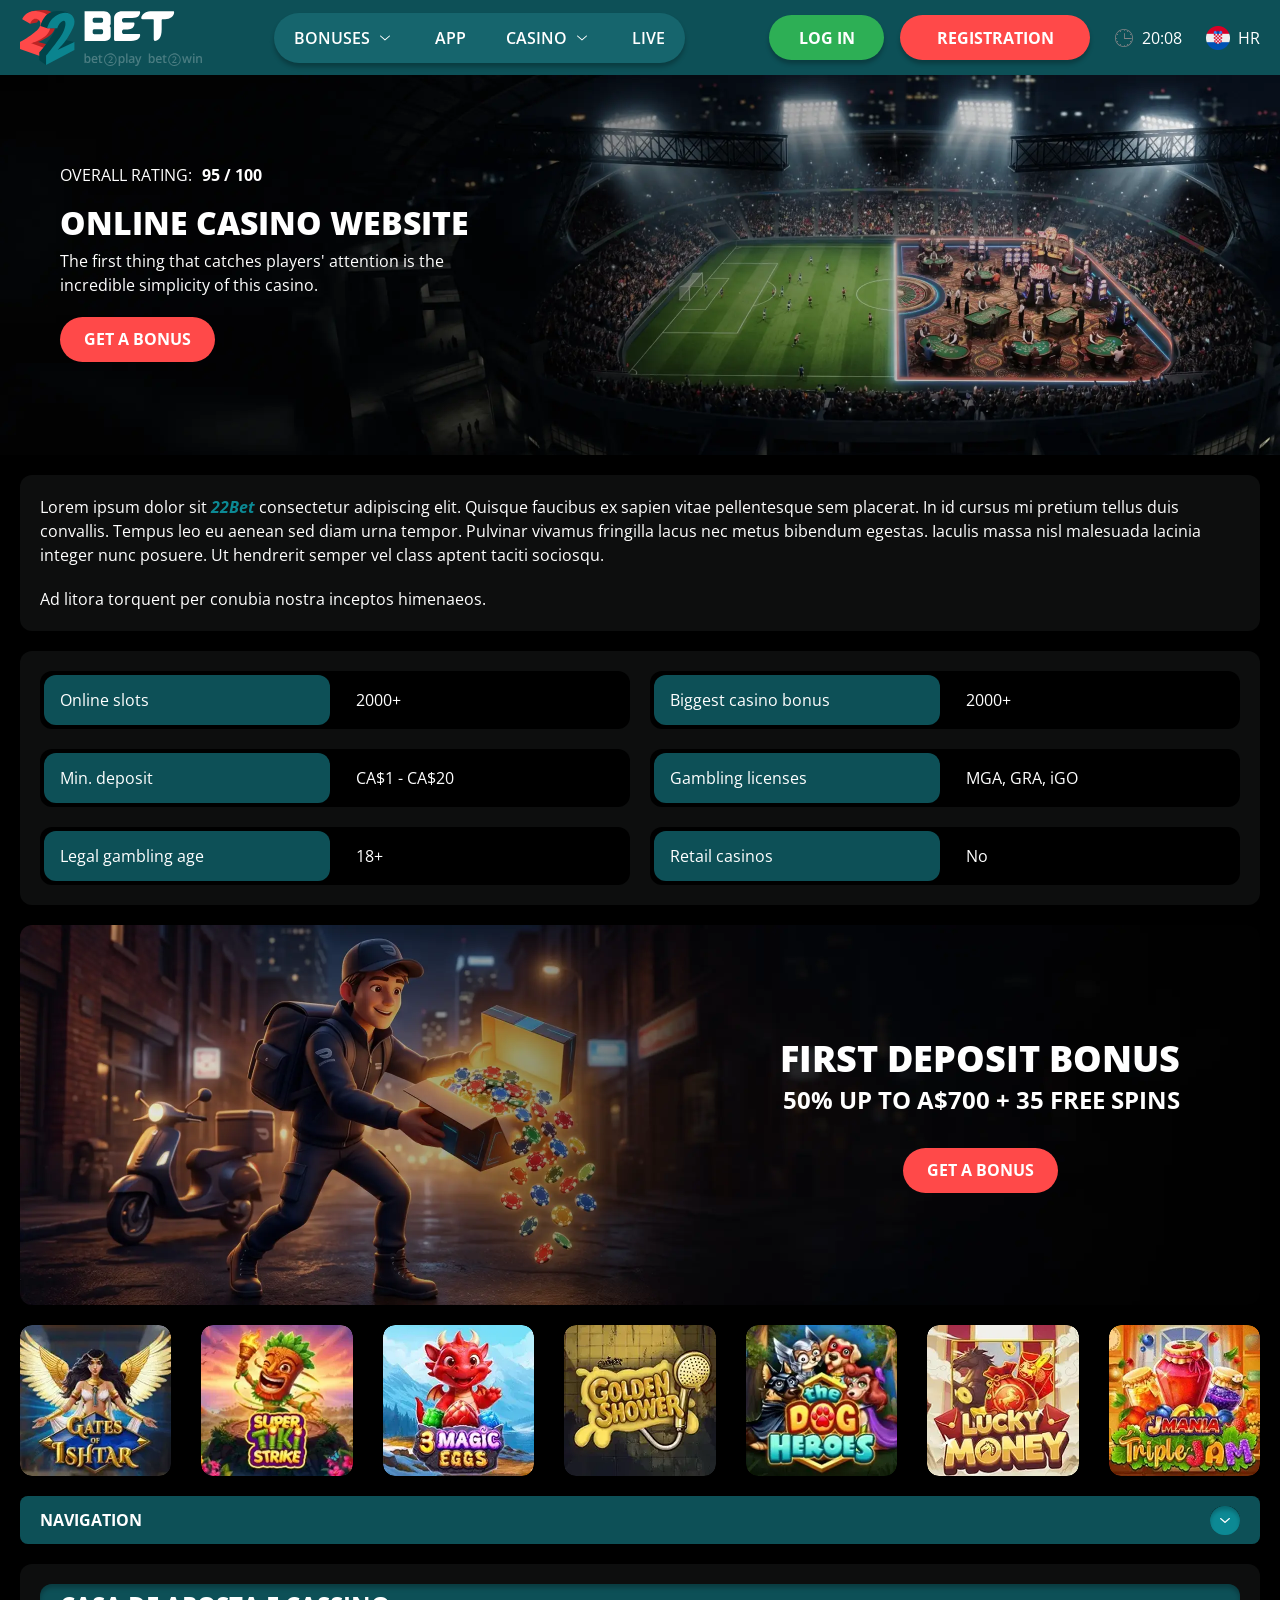
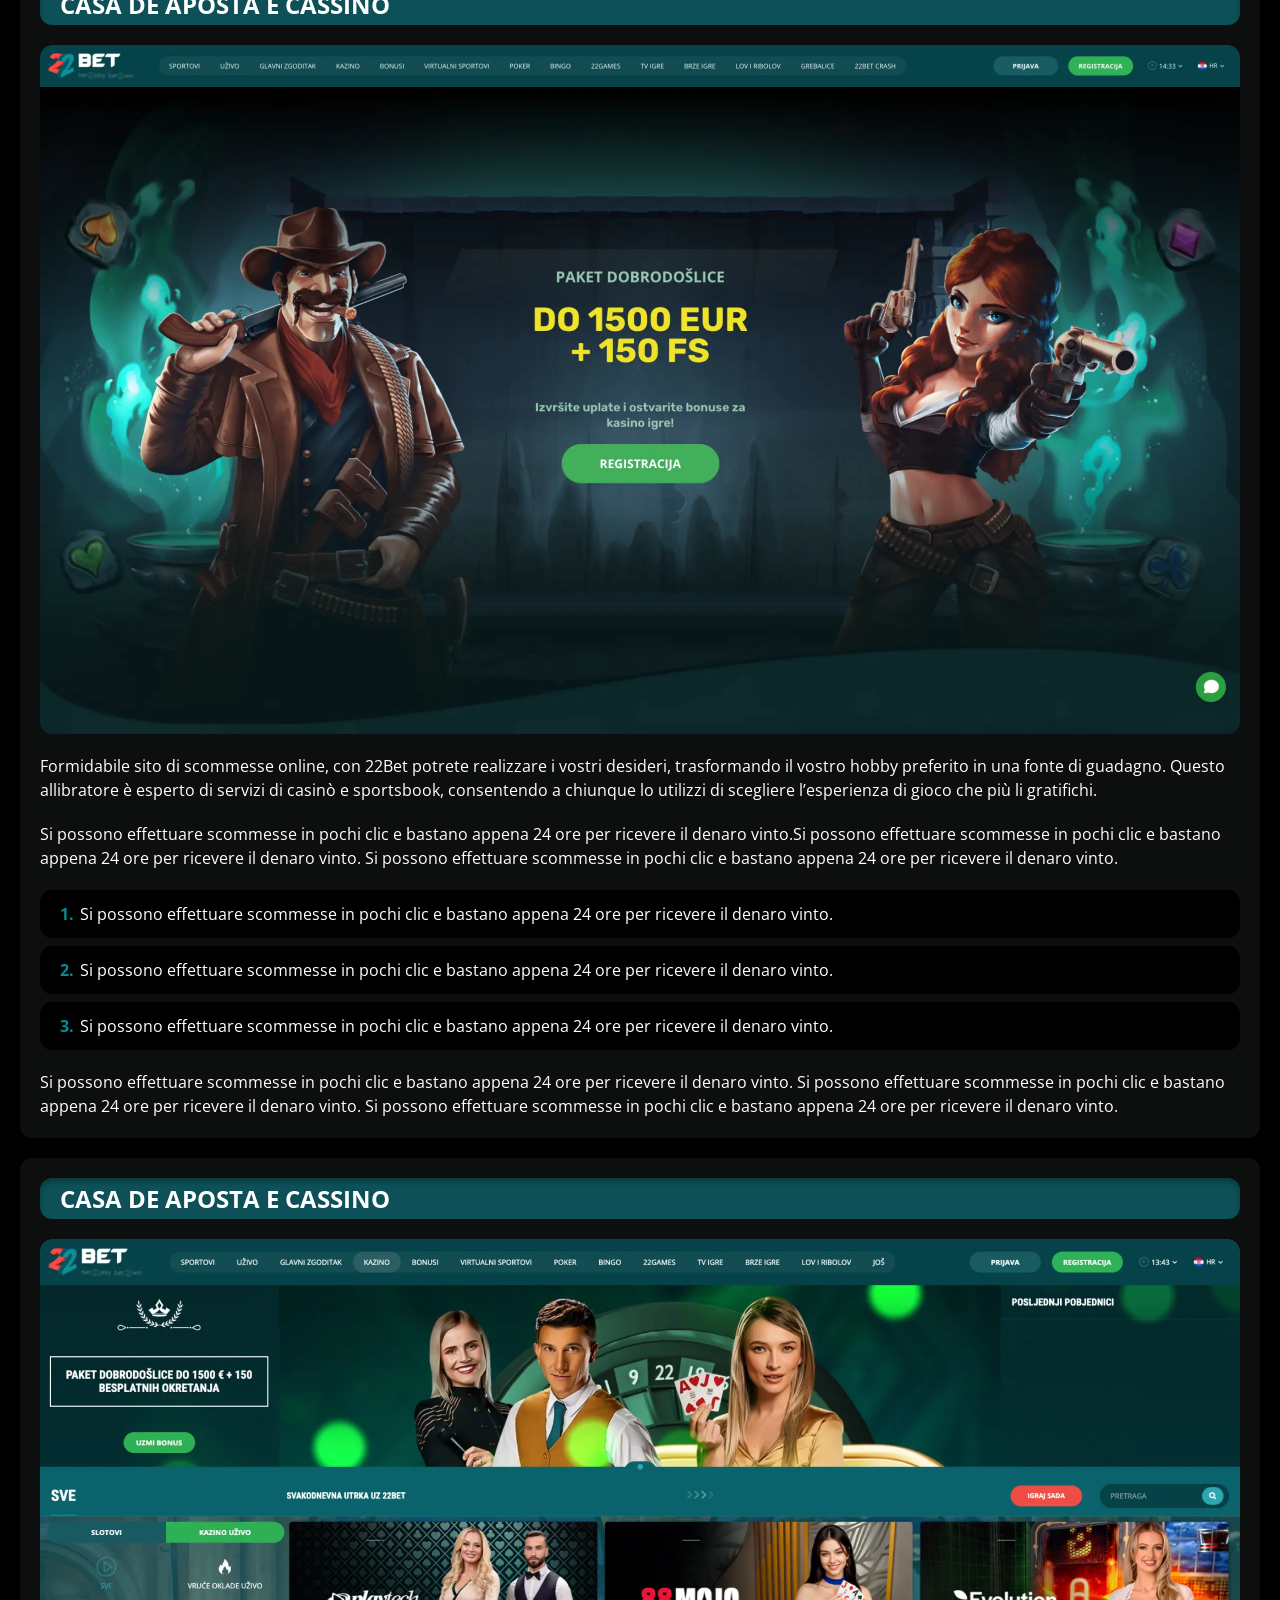
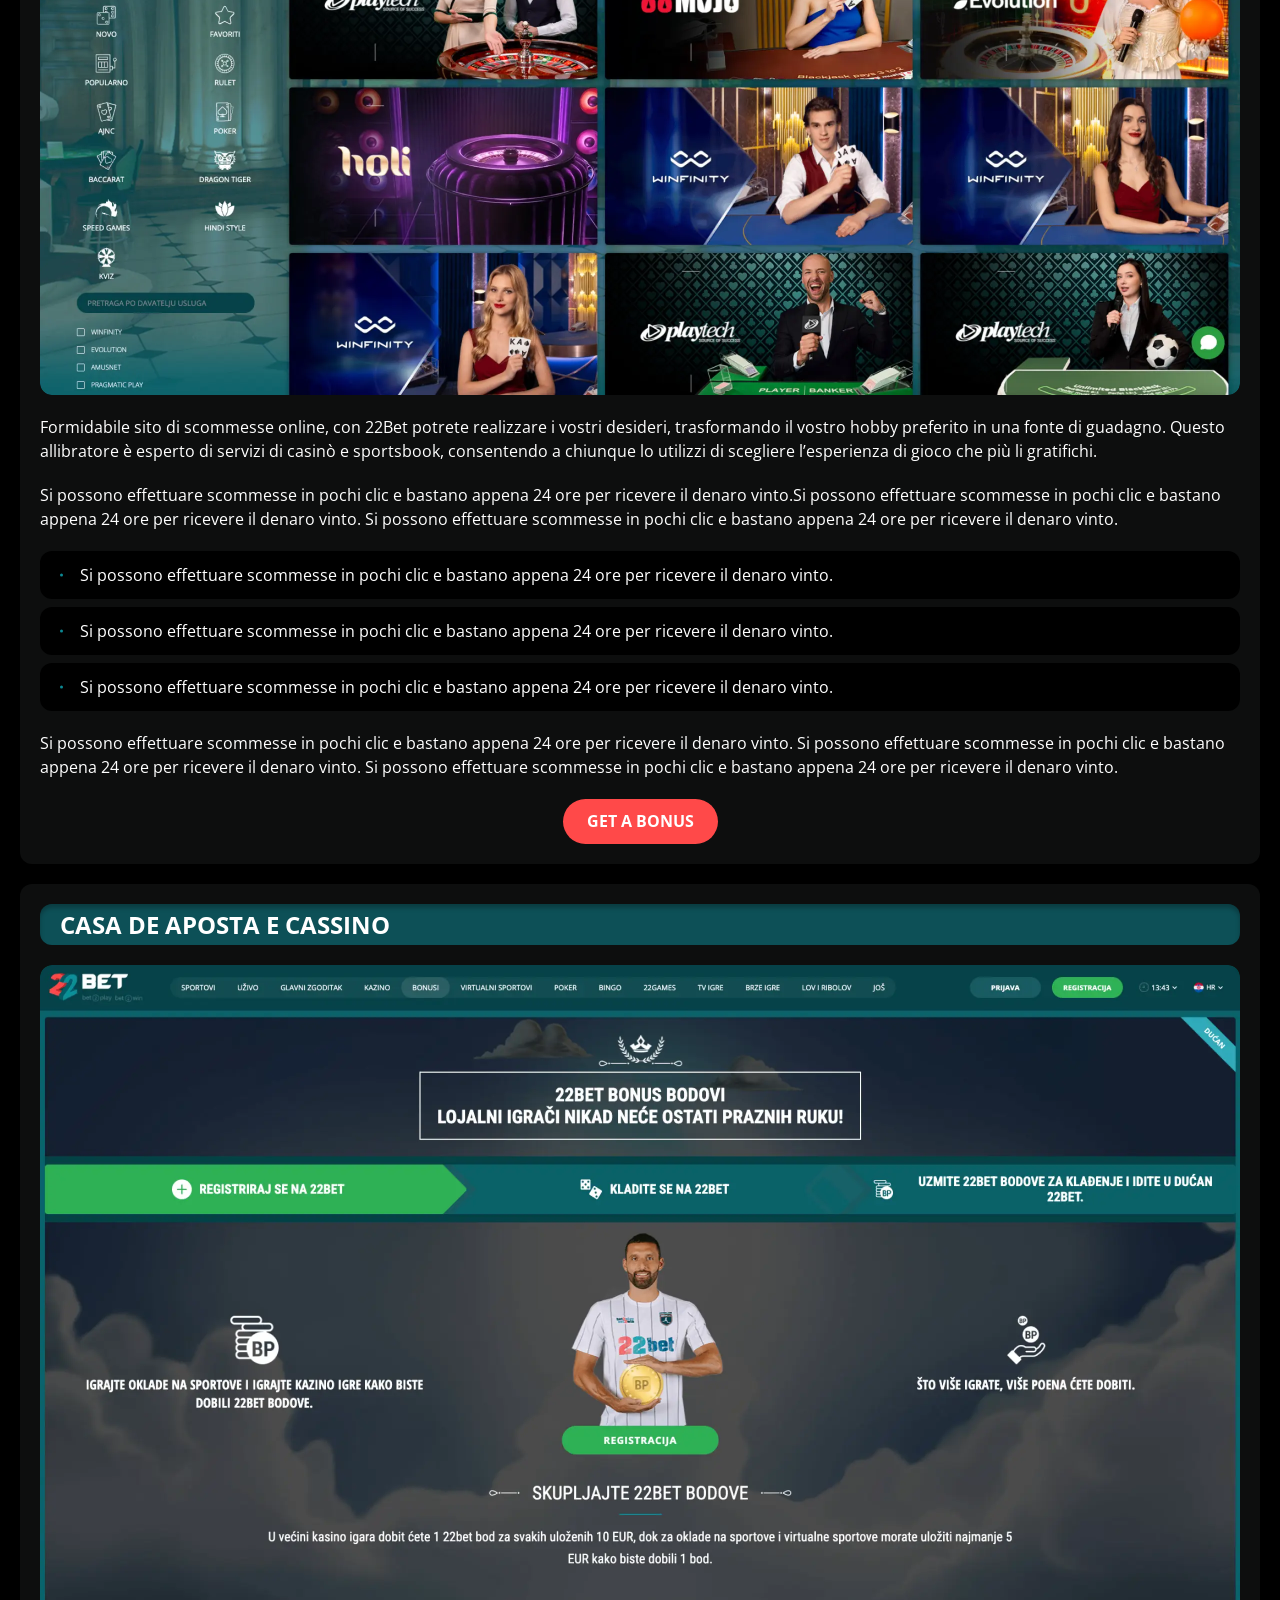
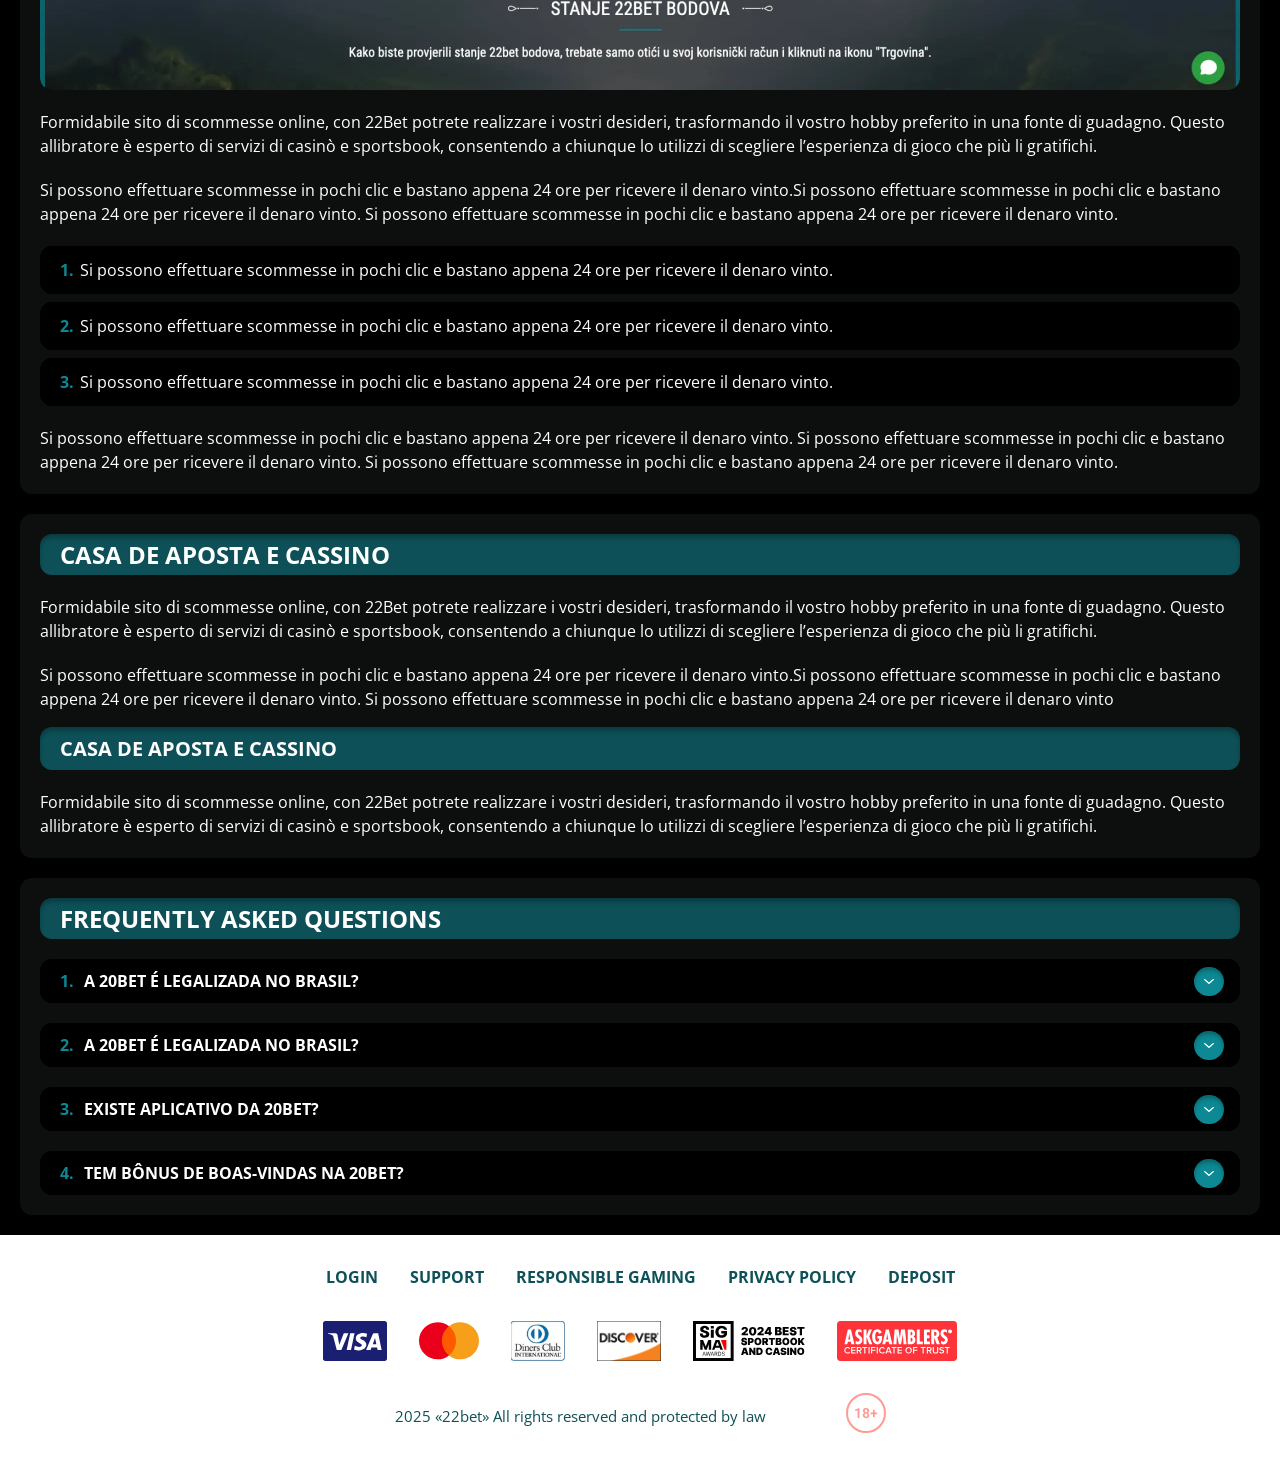
<file: index.html>
<!DOCTYPE html>
<html lang="hr">
  <head>
    <meta charset="UTF-8" />
   
    <meta name="viewport" content="width=device-width, initial-scale=1.0" />
    <title>22Bet </title>
    <meta name="description" content />
    <meta property="og:site_name" content />
    <meta property="og:title" content />
    <meta property="og:type" content="website" />
    <meta property="og:url" content />
    <meta property="og:image" content />
    <meta property="og:image:alt" content />
    <meta property="og:locale" content="hr" />
    <meta property="og:description" content />
    <link rel="preconnect" href="https://fonts.googleapis.com" />
    <link rel="preconnect" href="https://fonts.gstatic.com" crossorigin="anonymous" />
   <link href="https://fonts.googleapis.com/css2?family=Open+Sans:ital,wght@0,300..800;1,300..800&display=swap" rel="stylesheet">
<link href="https://fonts.googleapis.com/css?family=Roboto+Condensed&display=swap" rel="stylesheet">

   <link rel="stylesheet" href="./css/reset.css" />
    <link rel="stylesheet" href="./css/main.css" />
    <link rel="stylesheet" href="./css/media.css"/>
    <link rel="icon" href="./images/Group.png" type="image/x-icon"/>
    <script
    src="https://code.jquery.com/jquery-3.6.1.min.js"
    integrity="sha256-o88AwQnZB+VDvE9tvIXrMQaPlFFSUTR+nldQm1LuPXQ="
    crossorigin="anonymous"
  ></script>
  </head>
  <body>
    <header class="header">
      <section class="content header__content">
        <a href="./index.html" class="logo header__logo"
          ><img src="./images/logo.svg" alt="logo" title
        /></a>
        <button class="header__btn-menu" >
          <svg width="16px" height="16px" viewBox="0 0 16 16" xmlns="http://www.w3.org/2000/svg">
              <rect y="0" width="16" height="3" rx="1.5"></rect>
              <rect y="6.5" width="16" height="3" rx="1.5"></rect>
              <rect y="13" width="16" height="3" rx="1.5"></rect>
            </svg>
        </button>

          <nav class="menu header__menu">
            <ul class="header__menu-list">
                
              <li class="" >
              <div class="header__menu-wrapper">
                <div class="js-button-expander js-button-expander--menu" >
                <a href="./bonus.html" >
                <span>Bonuses</span>
              </a>
              </div>
              <div class="header__menu-wrap js-expand-content js-expand-content--menu">
                <ul >
                  <li>
                    <a href="./freeSpins.html">
                    <span>Free Spins</span>
                  </a></li>
                  <li><a href="./promoCode.html">
                    <span>Promo Code</span>
                  </a>
                </li>
                  <li><a href="./welcomeBonus.html">
                    <span>Welcome Bonus</span>
                  </a>
                </li>
                <li><a href="./vip.html">
                    <span>VIP</span>
                  </a>
                </li>
                </ul>
              </div>
              </div>
               <a href="./bonus.html" class="header__menu-item">
                <span>Bonuses</span>
              </a>
            </li>
              <li>
                <a href="./app.html">
                 App
                </a>
              </li>
              
              <li class="">
              <div class="header__menu-wrapper">
                <div class="js-button-expander js-button-expander--menu" >
                <a href="./casino.html" >
                <span> Casino</span>
              </a>
              </div>
              <div class="header__menu-wrap js-expand-content js-expand-content--menu">
                <ul >
                  <li>
                    <a href="./slots.html">
                    <span>Slots</span>
                  </a></li>
                 
                </ul>
              </div>
              </div>
               <a href="./casino.html" class="header__menu-item">
                <span>Casino</span>
              </a>
            </li>
               <li>
                <a href="./live.html">
               Live
                </a>
              </li>
              <li>
                    <a href="./freeSpins.html">
                    <span>Free Spins</span>
                  </a></li>
                  <li><a href="./promoCode.html">
                    <span>Promo Code</span>
                  </a>
                </li>
                  <li><a href="./welcomeBonus.html">
                    <span>Welcome Bonus</span>
                  </a>
                </li>
                <li><a href="./vip.html">
                    <span>VIP</span>
                  </a>
                </li>
             <li>
                    <a href="./slots.html">
                    <span>Slots</span>
                  </a></li>
             
             
            </ul>
            <div class="header__button header__button-menu " >
              <a href="#" class="button  button__login-menu">log in</a>
              <a href="#" class="button button__menu">registration</a>
            </div>
           
          </nav>
            <a href="#" class="button button__login">log in</a>
            <a href="#" class="button button__singup">registration</a>
            <div id="clock" class="header__time">00:00</div>
            <a href="#" class="header__flag">
                <span><img src="./images/flag.png" alt="flag" title /></span>
                <span>hr</span>
              </a>
      </section>
    </header>
     <main class="main home main-page">
        <section class=" hero hero__page">
           
            <div class="background">
              <img src="./images/main/bg-main.webp" alt="hero" title />
              
            </div>
            <div class="hero__wrapper">
              <div class="hero__data">
                <div class="hero__rating" >
                  <p>Overall Rating:</p>
                 
                  <span >
                    <span >95</span>
                  <span>/</span> 
                  <span >100</span>
                  
                  </span>
                </div>
                <h1 class="title general hero__title">
                 Online Casino Website
                </h1>
                <p class="hero__text">The first thing that catches players' attention is the incredible simplicity of this casino.</p>
                <a href="#" class="button  hero__button">Get a Bonus</a>
               
              </div>
             
            </div>
          </section>
      <section class="main__wrap main__wrap-page">
       
       <section class="content__wrapper content__wrapper-page">

         
        
       
          <section class="content article">
            <p>
             Lorem ipsum dolor sit <a href="#">22Bet</a> consectetur adipiscing elit. Quisque faucibus ex sapien vitae pellentesque sem placerat. In id cursus mi pretium tellus duis convallis. Tempus leo eu aenean sed diam urna tempor. Pulvinar vivamus fringilla lacus nec metus bibendum egestas. Iaculis massa nisl malesuada lacinia integer nunc posuere. Ut hendrerit semper vel class aptent taciti sociosqu.
            </p>
            <p>
             Ad litora torquent per conubia nostra inceptos himenaeos.
            </p>
          </section>
      <section class="content features">
           
              <table class="features__table">
               <tbody class="features__group">
                 
                   <tr>
                   <td>Online slots</td>
                   <td>2000+</td>
                  </tr>
                  <tr>
                   <td>Biggest casino bonus</td>
                   <td>2000+</td>
                  </tr>
                  <tr>
                   <td>Min. deposit</td>
                   <td>CA$1 - CA$20</td>
                  </tr>
              
                     <tr>
                     <td>Gambling licenses</td>
                     <td>MGA, GRA, iGO</td>
                   </tr>
                   <tr>
                     <td>Legal gambling age</td>
                     <td>18+</td>
                   </tr>
                   <tr>
                     <td>Retail casinos</td>
                     <td>No</td>
                   </tr>
                
               </tbody>
             </table>
            
         
           </section>  

        
             
             <section class="content banner banner-main">
            <div class="background ">
              
              <img src="./images/main/banner-main.webp" alt="banner" title />
              
            </div>
            <div class="banner__info">
              
              <h2 class="title high banner__title-main">
                  
               first Deposit Bonus
              </h2>
            <p class="banner__subtitle">50% up to A$700 + 35 Free spins</p>
              <a href="#" class="button banner__button">Get a Bonus</a>
            </div>
          </section>
          
           <section class="content casino">
           
              <ul class="casino__list ">
                <li class="casino__item">
                    <a href="#"><div class="casino__wrapper">
                      <img class="casino__img" src="./images/main/card-main1.webp" alt="" title>
                    <div class="casino__hover casino__hover-live">
                        
                        <div class="casino-box">
                            
                        <span href="#" class="button  casino__buttons"><img src="./images/card-button.svg" alt="" title></span>
                        </div>
                    </div>
                    </div>
                    </a>
                </li>
                <li class="casino__item">
                  <a href="#"><div class="casino__wrapper">
                      <img class="casino__img" src="./images/main/card-main2.webp" alt="" title>
                    <div class="casino__hover casino__hover-live">
                        
                        <div class="casino-box">
                            
                        <span href="#" class="button  casino__buttons"><img src="./images/card-button.svg" alt="" title></span>
                        </div>
                    </div>
                    </div>
                    </a>
              </li>
              <li class="casino__item">
              <a href="#"><div class="casino__wrapper">
                      <img class="casino__img" src="./images/main/card-main3.webp" alt="" title>
                    <div class="casino__hover casino__hover-live">
                        
                        <div class="casino-box">
                            
                        <span href="#" class="button  casino__buttons"><img src="./images/card-button.svg" alt="" title></span>
                        </div>
                    </div>
                    </div>
                    </a>
            </li>
             <li class="casino__item">
                <a href="#"><div class="casino__wrapper">
                      <img class="casino__img" src="./images/main/card-main4.webp" alt="" title>
                    <div class="casino__hover casino__hover-live">
                        
                        <div class="casino-box">
                            
                        <span href="#" class="button  casino__buttons"><img src="./images/card-button.svg" alt="" title></span>
                        </div>
                    </div>
                    </div>
                    </a>
            </li>
             <li class="casino__item">
               <a href="#"><div class="casino__wrapper">
                      <img class="casino__img" src="./images/main/card-main5.webp" alt="" title>
                    <div class="casino__hover casino__hover-live">
                        
                        <div class="casino-box">
                            
                        <span href="#" class="button  casino__buttons"><img src="./images/card-button.svg" alt="" title></span>
                        </div>
                    </div>
                    </div>
                    </a>
            </li>
             <li class="casino__item">
                <a href="#"><div class="casino__wrapper">
                      <img class="casino__img" src="./images/main/card-main6.webp" alt="" title>
                    <div class="casino__hover casino__hover-live">
                        
                        <div class="casino-box">
                            
                        <span href="#" class="button  casino__buttons"><img src="./images/card-button.svg" alt="" title></span>
                        </div>
                    </div>
                    </div>
                    </a>
            </li>
             <li class="casino__item">
              <a href="#"><div class="casino__wrapper">
                      <img class="casino__img" src="./images/main/card-main7.webp" alt="" title>
                    <div class="casino__hover casino__hover-live">
                        
                        <div class="casino-box">
                            
                        <span href="#" class="button  casino__buttons"><img src="./images/card-button.svg" alt="" title></span>
                        </div>
                    </div>
                    </div>
                    </a>
            </li>
            

              </ul>
         </section>
              <section class="content menu-review__content">
              

            
                <div class="menu__review-desk menu__review-content">Navigation</div>
                <ul class="menu__review menu__review-list">
                  <li><a href="#">Lorem ipsum dolor sit</a></li>
                    <li><a href="#">Amet consectetur adipiscing</a></li>
                      <li><a href="#">Quisque faucibus ex sapien vitae</a></li>
                        <li><a href="#">Ut hendrerit sempero</a></li>
                          <li><a href="#">Pulvinar vivamus fringilla</a></li>
                           <li><a href="#">Ad litora torquent per conubia</a></li>
                         
                          
                </ul>
             
          
          </section>
          
        
          <section class="content article">
            <h2 class="title high article__title">Casa de Aposta e Cassino</h2>
             <div class="images">
              <img src="./images/main/image1-main.webp" alt="banner" title />
            </div>
            <p>
             Formidabile sito di scommesse online, con 22Bet potrete realizzare i vostri desideri, trasformando il vostro hobby preferito in una fonte di guadagno. Questo allibratore è esperto di servizi di casinò e sportsbook, consentendo a chiunque lo utilizzi di scegliere l’esperienza di gioco che più li gratifichi.
            </p>
            <p>
             Si possono effettuare scommesse in pochi clic e bastano appena 24 ore per ricevere il denaro vinto.Si possono effettuare scommesse in pochi clic e bastano appena 24 ore per ricevere il denaro vinto. Si possono effettuare scommesse in pochi clic e bastano appena 24 ore per ricevere il denaro vinto.
            </p>
           <ol>
              <li>Si possono effettuare scommesse in pochi clic e bastano appena 24 ore per ricevere il denaro vinto.</li>
              <li>Si possono effettuare scommesse in pochi clic e bastano appena 24 ore per ricevere il denaro vinto.</li>
              <li>Si possono effettuare scommesse in pochi clic e bastano appena 24 ore per ricevere il denaro vinto.</li>
            </ol>
            <p>Si possono effettuare scommesse in pochi clic e bastano appena 24 ore per ricevere il denaro vinto. Si possono effettuare scommesse in pochi clic e bastano appena 24 ore per ricevere il denaro vinto. Si possono effettuare scommesse in pochi clic e bastano appena 24 ore per ricevere il denaro vinto.</p>
          </section>
           <section class="content article">
            <h2 class="title high article__title">Casa de Aposta e Cassino</h2>
             <div class="images">
              <img src="./images/main/image2-main.webp" alt="banner" title />
            </div>
            <p>
             Formidabile sito di scommesse online, con 22Bet potrete realizzare i vostri desideri, trasformando il vostro hobby preferito in una fonte di guadagno. Questo allibratore è esperto di servizi di casinò e sportsbook, consentendo a chiunque lo utilizzi di scegliere l’esperienza di gioco che più li gratifichi.
            </p>
            <p>
             Si possono effettuare scommesse in pochi clic e bastano appena 24 ore per ricevere il denaro vinto.Si possono effettuare scommesse in pochi clic e bastano appena 24 ore per ricevere il denaro vinto. Si possono effettuare scommesse in pochi clic e bastano appena 24 ore per ricevere il denaro vinto.
            </p>
           <ul>
              <li>Si possono effettuare scommesse in pochi clic e bastano appena 24 ore per ricevere il denaro vinto.</li>
              <li>Si possono effettuare scommesse in pochi clic e bastano appena 24 ore per ricevere il denaro vinto.</li>
              <li>Si possono effettuare scommesse in pochi clic e bastano appena 24 ore per ricevere il denaro vinto.</li>
            </ul>
            <p>Si possono effettuare scommesse in pochi clic e bastano appena 24 ore per ricevere il denaro vinto. Si possono effettuare scommesse in pochi clic e bastano appena 24 ore per ricevere il denaro vinto. Si possono effettuare scommesse in pochi clic e bastano appena 24 ore per ricevere il denaro vinto.</p>
         <a href="#" class="button">Get a Bonus</a>
          </section>
           <section class="content article">
            <h2 class="title high article__title">Casa de Aposta e Cassino</h2>
             <div class="images">
              <img src="./images/main/image3-main.webp" alt="banner" title />
            </div>
            <p>
             Formidabile sito di scommesse online, con 22Bet potrete realizzare i vostri desideri, trasformando il vostro hobby preferito in una fonte di guadagno. Questo allibratore è esperto di servizi di casinò e sportsbook, consentendo a chiunque lo utilizzi di scegliere l’esperienza di gioco che più li gratifichi.
            </p>
            <p>
             Si possono effettuare scommesse in pochi clic e bastano appena 24 ore per ricevere il denaro vinto.Si possono effettuare scommesse in pochi clic e bastano appena 24 ore per ricevere il denaro vinto. Si possono effettuare scommesse in pochi clic e bastano appena 24 ore per ricevere il denaro vinto.
            </p>
           <ol>
              <li>Si possono effettuare scommesse in pochi clic e bastano appena 24 ore per ricevere il denaro vinto.</li>
              <li>Si possono effettuare scommesse in pochi clic e bastano appena 24 ore per ricevere il denaro vinto.</li>
              <li>Si possono effettuare scommesse in pochi clic e bastano appena 24 ore per ricevere il denaro vinto.</li>
            </ol>
            <p>Si possono effettuare scommesse in pochi clic e bastano appena 24 ore per ricevere il denaro vinto. Si possono effettuare scommesse in pochi clic e bastano appena 24 ore per ricevere il denaro vinto. Si possono effettuare scommesse in pochi clic e bastano appena 24 ore per ricevere il denaro vinto.</p>
          </section>
           <section class="content article">
            <h2 class="title high article__title">Casa de Aposta e Cassino</h2>
            <p>Formidabile sito di scommesse online, con 22Bet potrete realizzare i vostri desideri, trasformando il vostro hobby preferito in una fonte di guadagno. Questo allibratore è esperto di servizi di casinò e sportsbook, consentendo a chiunque lo utilizzi di scegliere l’esperienza di gioco che più li gratifichi.</p>
            <p>Si possono effettuare scommesse in pochi clic e bastano appena 24 ore per ricevere il denaro vinto.Si possono effettuare scommesse in pochi clic e bastano appena 24 ore per ricevere il denaro vinto. Si possono effettuare scommesse in pochi clic e bastano appena 24 ore per ricevere il denaro vinto</p>
            <h3>Casa de Aposta e Cassino</h3>
            <p>Formidabile sito di scommesse online, con 22Bet potrete realizzare i vostri desideri, trasformando il vostro hobby preferito in una fonte di guadagno. Questo allibratore è esperto di servizi di casinò e sportsbook, consentendo a chiunque lo utilizzi di scegliere l’esperienza di gioco che più li gratifichi.</p>
           </section>

          <section class="content faq">
            <h2 class="title high faq__title">Frequently Asked Questions</h2>
            <ol class="faq__list " >
              <li class="faq__item"  >
                <h3 class="title medium faq__subtitle js-button-expander js-button-expander--faq"  >A 20Bet é legalizada no Brasil?
                 </h3>
                <div  class="faq__answer js-expand-content js-expand-content--faq" >
                  <p  >
                    Sim, a casa de apostas tem licença emitida por Curaçao, que é reconhecida no Brasil e a permite atuar por aqui.
                  </p>
                </div>
              </li>
              <li class="faq__item"  >
                <h3 class="title medium faq__subtitle js-button-expander js-button-expander--faq"  >A 20Bet é legalizada no Brasil?</h3>
                <div class="faq__answer js-expand-content js-expand-content--faq" >
                  <p  >
                    Sim, a casa de apostas tem licença emitida por Curaçao, que é reconhecida no Brasil e a permite atuar por aqui.
                  </p>
                </div>
              </li> 
              <li class="faq__item"  >
                <h3 class="title medium faq__subtitle js-button-expander js-button-expander--faq"  >Existe aplicativo da 20Bet?</h3>
                <div class="faq__answer js-expand-content js-expand-content--faq" >
                  <p  >
                   Sim, disponível para sistemas operacionais iOS e Android.
                  </p>
                </div>
              </li> 
              <li class="faq__item"  >
                <h3 class="title medium faq__subtitle js-button-expander js-button-expander--faq"  >Tem bônus de boas-vindas na 20Bet?</h3>
                <div class="faq__answer js-expand-content js-expand-content--faq" >
                  <p  >
                   O pacote especial para novos usuários da 20Bet paga 100% sobre o primeiro depósito, com limite de 600 BRL.
                  </p>
                </div>
              </li> 
             
            </ol>
          </section>
          
        </section> 
      
        <div class=""  onclick="scrollToTop()">
          <button class="main__arrow" id="scrollToTopBtn"></button>
        </div> 
        
      </section>
    </main> 
     <footer class=" footer ">
      <section class="content footer__content">
        <ul class="footer__menu">
         <li><a href="./login.html">Login</a></li>
         <li><a href="./support.html">Support</a></li>
         <li><a href="./responsible.html">Responsible Gaming</a></li>
         <li><a href="./policy.html">Privacy Policy</a></li>
         <li><a href="./deposit.html">Deposit</a></li>
        </ul>
       
          <ul class="footer__cards-list">
           
            <li>
              <a href="#"
                ><img src="./images/visa.svg" alt="cardvisa" title
              /></a>
            </li>
            <li>
              <a href="#"
                ><img
                  src="./images/mastercard.svg"
                  alt="mastercard"
                  title
              /></a>
            </li>
            <li>
                <a href="#"
                  ><img src="./images/diners.svg" alt="diners" title
                /></a>
              </li>
              <li>
                <a href="#"
                  ><img src="./images/discover.svg" alt="discover" title
                /></a>
              </li>
              <li>
                <a href="#"
                  ><img src="./images/sigma.svg" alt="sigma" title
                /></a>
              </li>
              <li>
                <a href="#"
                  ><img src="./images/ask.svg" alt="ask" title
                /></a>
              </li>
            
          </ul>
       
        <div class="footer__wrapp">
          <div class="footer__text">
           
            <p>2025 «22bet» All rights reserved and protected by law
</p>
           
          </div>
          <div class="footer__age">
            <img src="./images/age.svg" alt="age" title />
          </div>
        </div>
      
      </section>
    </footer>
    <script src="./js/arrowUp.js" defer></script>
    <script src="./js/sidebar.js" defer></script>
    <script src="./js/expander.js" defer></script>
    <script src="./js/mobile-menu.js" defer></script>
    <script src="./js/clock.js" defer></script>
  </body>
</html>
</file>
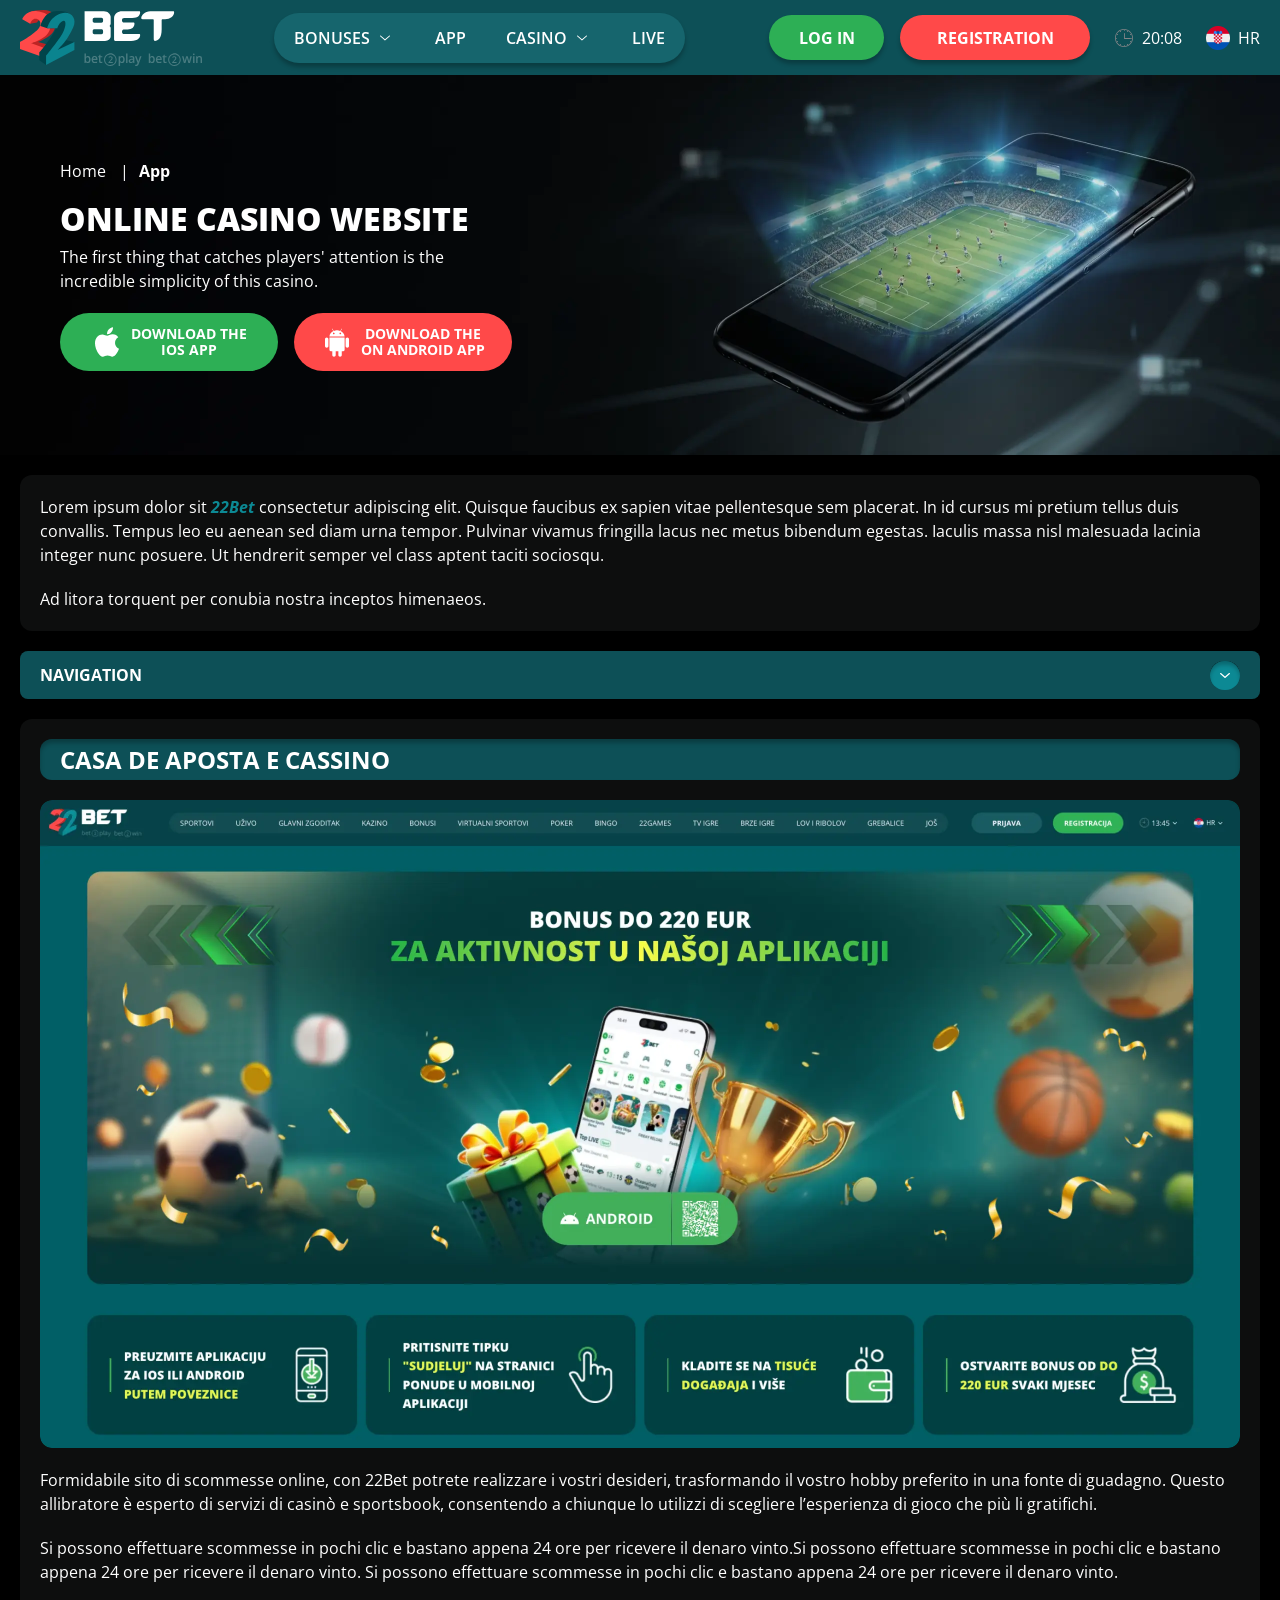
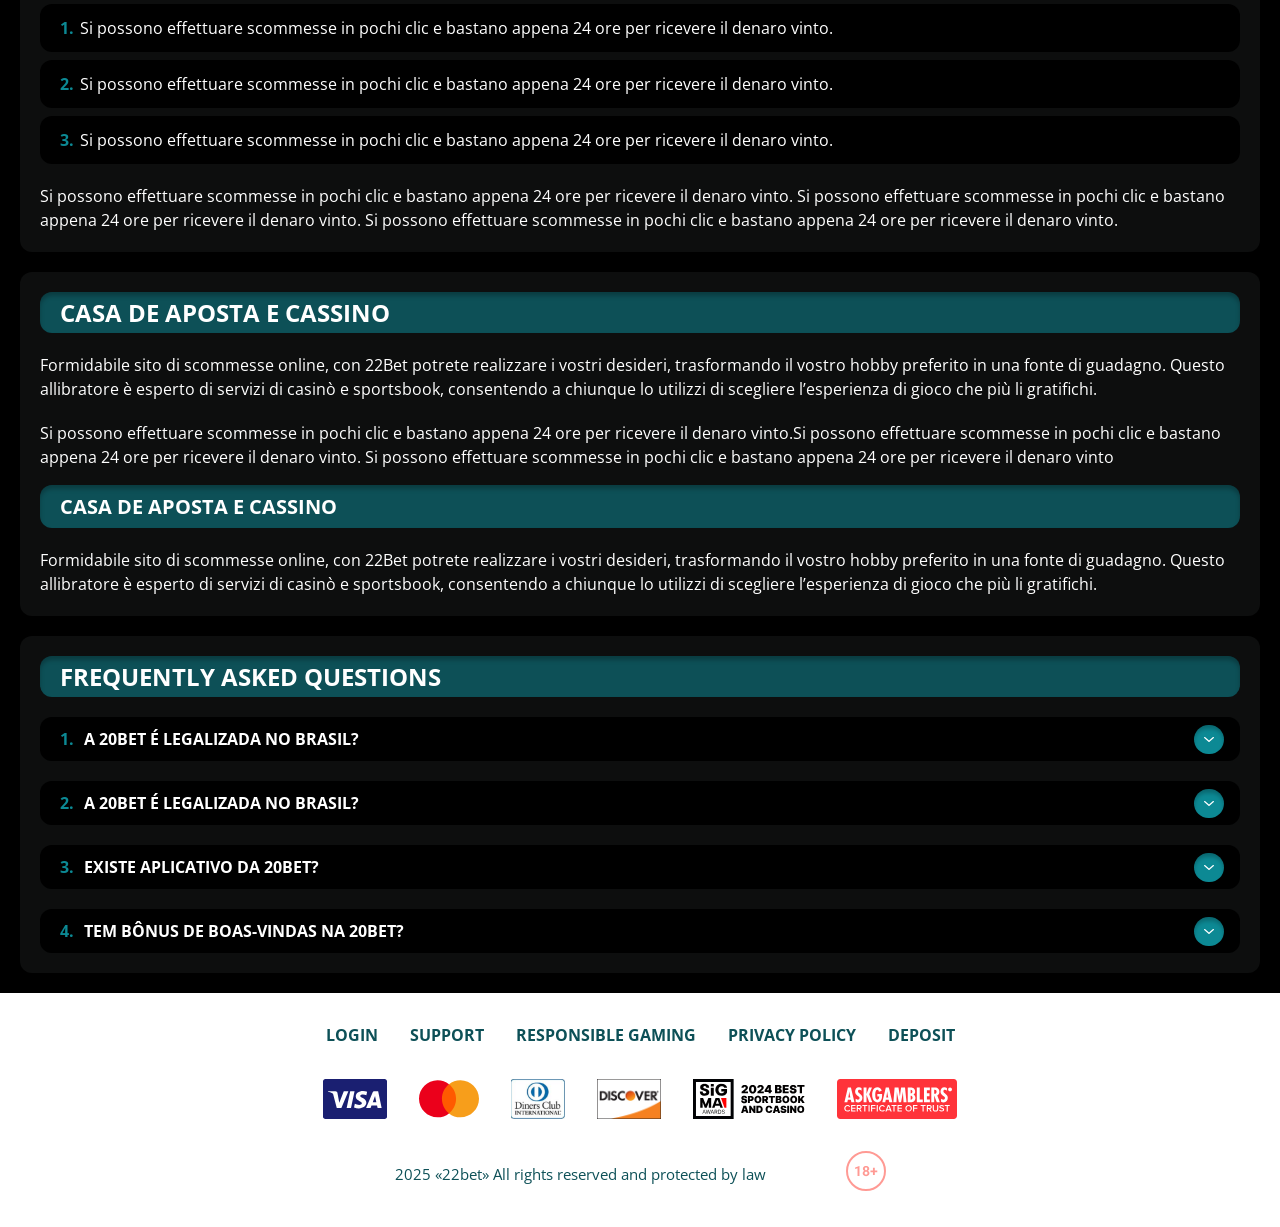
<file: app.html>
<!DOCTYPE html>
<html lang="hr">
  <head>
    <meta charset="UTF-8" />
   
    <meta name="viewport" content="width=device-width, initial-scale=1.0" />
    <title>22Bet </title>
    <meta name="description" content />
    <meta property="og:site_name" content />
    <meta property="og:title" content />
    <meta property="og:type" content="website" />
    <meta property="og:url" content />
    <meta property="og:image" content />
    <meta property="og:image:alt" content />
    <meta property="og:locale" content="hr" />
    <meta property="og:description" content />
    <link rel="preconnect" href="https://fonts.googleapis.com" />
    <link rel="preconnect" href="https://fonts.gstatic.com" crossorigin="anonymous" />
   <link href="https://fonts.googleapis.com/css2?family=Open+Sans:ital,wght@0,300..800;1,300..800&display=swap" rel="stylesheet">
<link href="https://fonts.googleapis.com/css?family=Roboto+Condensed&display=swap" rel="stylesheet">

   <link rel="stylesheet" href="./css/reset.css" />
    <link rel="stylesheet" href="./css/main.css" />
    <link rel="stylesheet" href="./css/media.css"/>
    <link rel="icon" href="./images/Group.png" type="image/x-icon"/>
    <script
    src="https://code.jquery.com/jquery-3.6.1.min.js"
    integrity="sha256-o88AwQnZB+VDvE9tvIXrMQaPlFFSUTR+nldQm1LuPXQ="
    crossorigin="anonymous"
  ></script>
  </head>
  <body>
    <header class="header">
      <section class="content header__content">
        <a href="./index.html" class="logo header__logo"
          ><img src="./images/logo.svg" alt="logo" title
        /></a>
        <button class="header__btn-menu" >
          <svg width="16px" height="16px" viewBox="0 0 16 16" xmlns="http://www.w3.org/2000/svg">
              <rect y="0" width="16" height="3" rx="1.5"></rect>
              <rect y="6.5" width="16" height="3" rx="1.5"></rect>
              <rect y="13" width="16" height="3" rx="1.5"></rect>
            </svg>
        </button>

          <nav class="menu header__menu">
            <ul class="header__menu-list">
                
              <li class="">
              <div class="header__menu-wrapper">
                <div class="js-button-expander js-button-expander--menu" >
                <a href="./bonus.html" >
                <span>Bonuses</span>
              </a>
              </div>
              <div class="header__menu-wrap js-expand-content js-expand-content--menu">
                <ul >
                  <li>
                    <a href="./freeSpins.html">
                    <span>Free Spins</span>
                  </a></li>
                  <li><a href="./promoCode.html">
                    <span>Promo Code</span>
                  </a>
                </li>
                  <li><a href="./welcomeBonus.html">
                    <span>Welcome Bonus</span>
                  </a>
                </li>
                <li><a href="./vip.html">
                    <span>VIP</span>
                  </a>
                </li>
                </ul>
              </div>
              </div>
               <a href="./bonus.html" class="header__menu-item">
                <span>Bonuses</span>
              </a>
            </li>
              <li>
                <a href="./app.html">
                 App
                </a>
              </li>
              
              <li class="">
              <div class="header__menu-wrapper">
                <div class="js-button-expander js-button-expander--menu" >
                <a href="./casino.html" >
                <span> Casino</span>
              </a>
              </div>
              <div class="header__menu-wrap js-expand-content js-expand-content--menu">
                <ul >
                  <li>
                    <a href="./slots.html">
                    <span>Slots</span>
                  </a></li>
                 
                </ul>
              </div>
              </div>
               <a href="./casino.html" class="header__menu-item">
                <span>Casino</span>
              </a>
            </li>
               <li>
                <a href="./live.html">
               Live
                </a>
              </li>
              <li>
                    <a href="./freeSpins.html">
                    <span>Free Spins</span>
                  </a></li>
                  <li><a href="./promoCode.html">
                    <span>Promo Code</span>
                  </a>
                </li>
                  <li><a href="./welcomeBonus.html">
                    <span>Welcome Bonus</span>
                  </a>
                </li>
                <li><a href="./vip.html">
                    <span>VIP</span>
                  </a>
                </li>
             <li>
                    <a href="./slots.html">
                    <span>Slots</span>
                  </a></li>
             
             
            </ul>
            <div class="header__button header__button-menu " >
              <a href="#" class="button  button__login-menu">log in</a>
              <a href="#" class="button button__menu">registration</a>
            </div>
           
          </nav>
            <a href="#" class="button button__login">log in</a>
            <a href="#" class="button button__singup">registration</a>
            <div id="clock" class="header__time">00:00</div>
            <a href="#" class="header__flag">
                <span><img src="./images/flag.png" alt="flag" title /></span>
                <span>hr</span>
              </a>
      </section>
    </header>
     <main class="main home main-page">
        <section class=" hero hero__page">
           
            <div class="background background-pageApp">
              <img src="./images/app/bg-app.webp" alt="hero" title />
              
            </div>
            <div class="hero__wrapper hero__wrapper-page">
              <div class="hero__data hero__data-bonus">
                <ul
                class="breadcrumbs "
                
              >
                <li
                  
                >
                  <a href="#" >
                    <span >Home</span></a
                  >
                 
                </li>
                <li
                  
                >
                  <a href="/" > <span >App</span></a>
                 
                </li>
              </ul>
                <h1 class="title general hero__title">
                  Online Casino Website
                </h1>
                 <p class="hero__text">The first thing that catches players' attention is the incredible simplicity of this casino.</p>
               
              <div class="banner__content banner__content-app">
             
                  <a href="#" class="banner__btn banner__btn-app">
                    <img src="./images/main/apple-app.svg" alt="icon" title>
                   Download the </br>
IOS app
                  </a>
                  <a href="#" class="banner__btn banner__btn-android"
                    > <img src="./images/main/android-app.svg" alt="icon" title>Download the  </br>
on Android app</a
                  >
                </div>
              </div>
             
            </div>
          </section>
      <section class="main__wrap main__wrap-page">
       
       <section class="content__wrapper content__wrapper-page">

         
        
       
          <section class="content article">
            <p>
             Lorem ipsum dolor sit <a href="#">22Bet</a> consectetur adipiscing elit. Quisque faucibus ex sapien vitae pellentesque sem placerat. In id cursus mi pretium tellus duis convallis. Tempus leo eu aenean sed diam urna tempor. Pulvinar vivamus fringilla lacus nec metus bibendum egestas. Iaculis massa nisl malesuada lacinia integer nunc posuere. Ut hendrerit semper vel class aptent taciti sociosqu.
            </p>
            <p>
             Ad litora torquent per conubia nostra inceptos himenaeos.
            </p>
          </section>
         
       <section class="content menu-review__content">
              

            
                <div class="menu__review-desk menu__review-content">Navigation</div>
                <ul class="menu__review menu__review-list">
                  <li><a href="#">Lorem ipsum dolor sit</a></li>
                    <li><a href="#">Amet consectetur adipiscing</a></li>
                      <li><a href="#">Quisque faucibus ex sapien vitae</a></li>
                        <li><a href="#">Ut hendrerit sempero</a></li>
                          <li><a href="#">Pulvinar vivamus fringilla</a></li>
                           <li><a href="#">Ad litora torquent per conubia</a></li>
                         
                          
                </ul>
             
          
          </section>
        
          <section class="content article">
            <h2 class="title high article__title">Casa de Aposta e Cassino</h2>
             <div class="images">
              <img src="./images/app/image1-app.webp" alt="banner" title />
            </div>
            <p>
             Formidabile sito di scommesse online, con 22Bet potrete realizzare i vostri desideri, trasformando il vostro hobby preferito in una fonte di guadagno. Questo allibratore è esperto di servizi di casinò e sportsbook, consentendo a chiunque lo utilizzi di scegliere l’esperienza di gioco che più li gratifichi.
            </p>
            <p>
             Si possono effettuare scommesse in pochi clic e bastano appena 24 ore per ricevere il denaro vinto.Si possono effettuare scommesse in pochi clic e bastano appena 24 ore per ricevere il denaro vinto. Si possono effettuare scommesse in pochi clic e bastano appena 24 ore per ricevere il denaro vinto.
            </p>
           <ol>
              <li>Si possono effettuare scommesse in pochi clic e bastano appena 24 ore per ricevere il denaro vinto.</li>
              <li>Si possono effettuare scommesse in pochi clic e bastano appena 24 ore per ricevere il denaro vinto.</li>
              <li>Si possono effettuare scommesse in pochi clic e bastano appena 24 ore per ricevere il denaro vinto.</li>
            </ol>
            <p>Si possono effettuare scommesse in pochi clic e bastano appena 24 ore per ricevere il denaro vinto. Si possono effettuare scommesse in pochi clic e bastano appena 24 ore per ricevere il denaro vinto. Si possono effettuare scommesse in pochi clic e bastano appena 24 ore per ricevere il denaro vinto.</p>
          </section>
         
         
           <section class="content article">
            <h2 class="title high article__title">Casa de Aposta e Cassino</h2>
            <p>Formidabile sito di scommesse online, con 22Bet potrete realizzare i vostri desideri, trasformando il vostro hobby preferito in una fonte di guadagno. Questo allibratore è esperto di servizi di casinò e sportsbook, consentendo a chiunque lo utilizzi di scegliere l’esperienza di gioco che più li gratifichi.</p>
            <p>Si possono effettuare scommesse in pochi clic e bastano appena 24 ore per ricevere il denaro vinto.Si possono effettuare scommesse in pochi clic e bastano appena 24 ore per ricevere il denaro vinto. Si possono effettuare scommesse in pochi clic e bastano appena 24 ore per ricevere il denaro vinto</p>
            <h3>Casa de Aposta e Cassino</h3>
            <p>Formidabile sito di scommesse online, con 22Bet potrete realizzare i vostri desideri, trasformando il vostro hobby preferito in una fonte di guadagno. Questo allibratore è esperto di servizi di casinò e sportsbook, consentendo a chiunque lo utilizzi di scegliere l’esperienza di gioco che più li gratifichi.</p>
           </section>

          <section class="content faq">
            <h2 class="title high faq__title">Frequently Asked Questions</h2>
            <ul class="faq__list " >
              <li class="faq__item"  >
                <h3 class="title medium faq__subtitle js-button-expander js-button-expander--faq"  >A 20Bet é legalizada no Brasil?
                 </h3>
                <div  class="faq__answer js-expand-content js-expand-content--faq" >
                  <p  >
                    Sim, a casa de apostas tem licença emitida por Curaçao, que é reconhecida no Brasil e a permite atuar por aqui.
                  </p>
                </div>
              </li>
              <li class="faq__item"  >
                <h3 class="title medium faq__subtitle js-button-expander js-button-expander--faq"  >A 20Bet é legalizada no Brasil?</h3>
                <div class="faq__answer js-expand-content js-expand-content--faq" >
                  <p  >
                    Sim, a casa de apostas tem licença emitida por Curaçao, que é reconhecida no Brasil e a permite atuar por aqui.
                  </p>
                </div>
              </li> 
              <li class="faq__item"  >
                <h3 class="title medium faq__subtitle js-button-expander js-button-expander--faq"  >Existe aplicativo da 20Bet?</h3>
                <div class="faq__answer js-expand-content js-expand-content--faq" >
                  <p  >
                   Sim, disponível para sistemas operacionais iOS e Android.
                  </p>
                </div>
              </li> 
              <li class="faq__item"  >
                <h3 class="title medium faq__subtitle js-button-expander js-button-expander--faq"  >Tem bônus de boas-vindas na 20Bet?</h3>
                <div class="faq__answer js-expand-content js-expand-content--faq" >
                  <p  >
                   O pacote especial para novos usuários da 20Bet paga 100% sobre o primeiro depósito, com limite de 600 BRL.
                  </p>
                </div>
              </li> 
             
            </ul>
          </section>
          
        </section> 
      
        <div class=""  onclick="scrollToTop()">
          <button class="main__arrow" id="scrollToTopBtn"></button>
        </div> 
        
      </section>
    </main> 
 <footer class=" footer ">
      <section class="content footer__content">
        <ul class="footer__menu">
         <li><a href="./login.html">Login</a></li>
         <li><a href="./support.html">Support</a></li>
         <li><a href="./responsible.html">Responsible Gaming</a></li>
         <li><a href="./policy.html">Privacy Policy</a></li>
         <li><a href="./deposit.html">Deposit</a></li>
        </ul>
       
          <ul class="footer__cards-list">
           
            <li>
              <a href="#"
                ><img src="./images/visa.svg" alt="cardvisa" title
              /></a>
            </li>
            <li>
              <a href="#"
                ><img
                  src="./images/mastercard.svg"
                  alt="mastercard"
                  title
              /></a>
            </li>
            <li>
                <a href="#"
                  ><img src="./images/diners.svg" alt="diners" title
                /></a>
              </li>
              <li>
                <a href="#"
                  ><img src="./images/discover.svg" alt="discover" title
                /></a>
              </li>
              <li>
                <a href="#"
                  ><img src="./images/sigma.svg" alt="sigma" title
                /></a>
              </li>
              <li>
                <a href="#"
                  ><img src="./images/ask.svg" alt="ask" title
                /></a>
              </li>
            
          </ul>
       
        <div class="footer__wrapp">
          <div class="footer__text">
           
            <p>2025 «22bet» All rights reserved and protected by law

</p>
           
          </div>
          <div class="footer__age">
            <img src="./images/age.svg" alt="age" title />
          </div>
        </div>
      
      </section>
    </footer>
    <script src="./js/arrowUp.js" defer></script>
    <script src="./js/sidebar.js" defer></script>
    <script src="./js/expander.js" defer></script>
    <script src="./js/mobile-menu.js" defer></script>
    <script src="./js/clock.js" defer></script>
  </body>
</html>
</file>
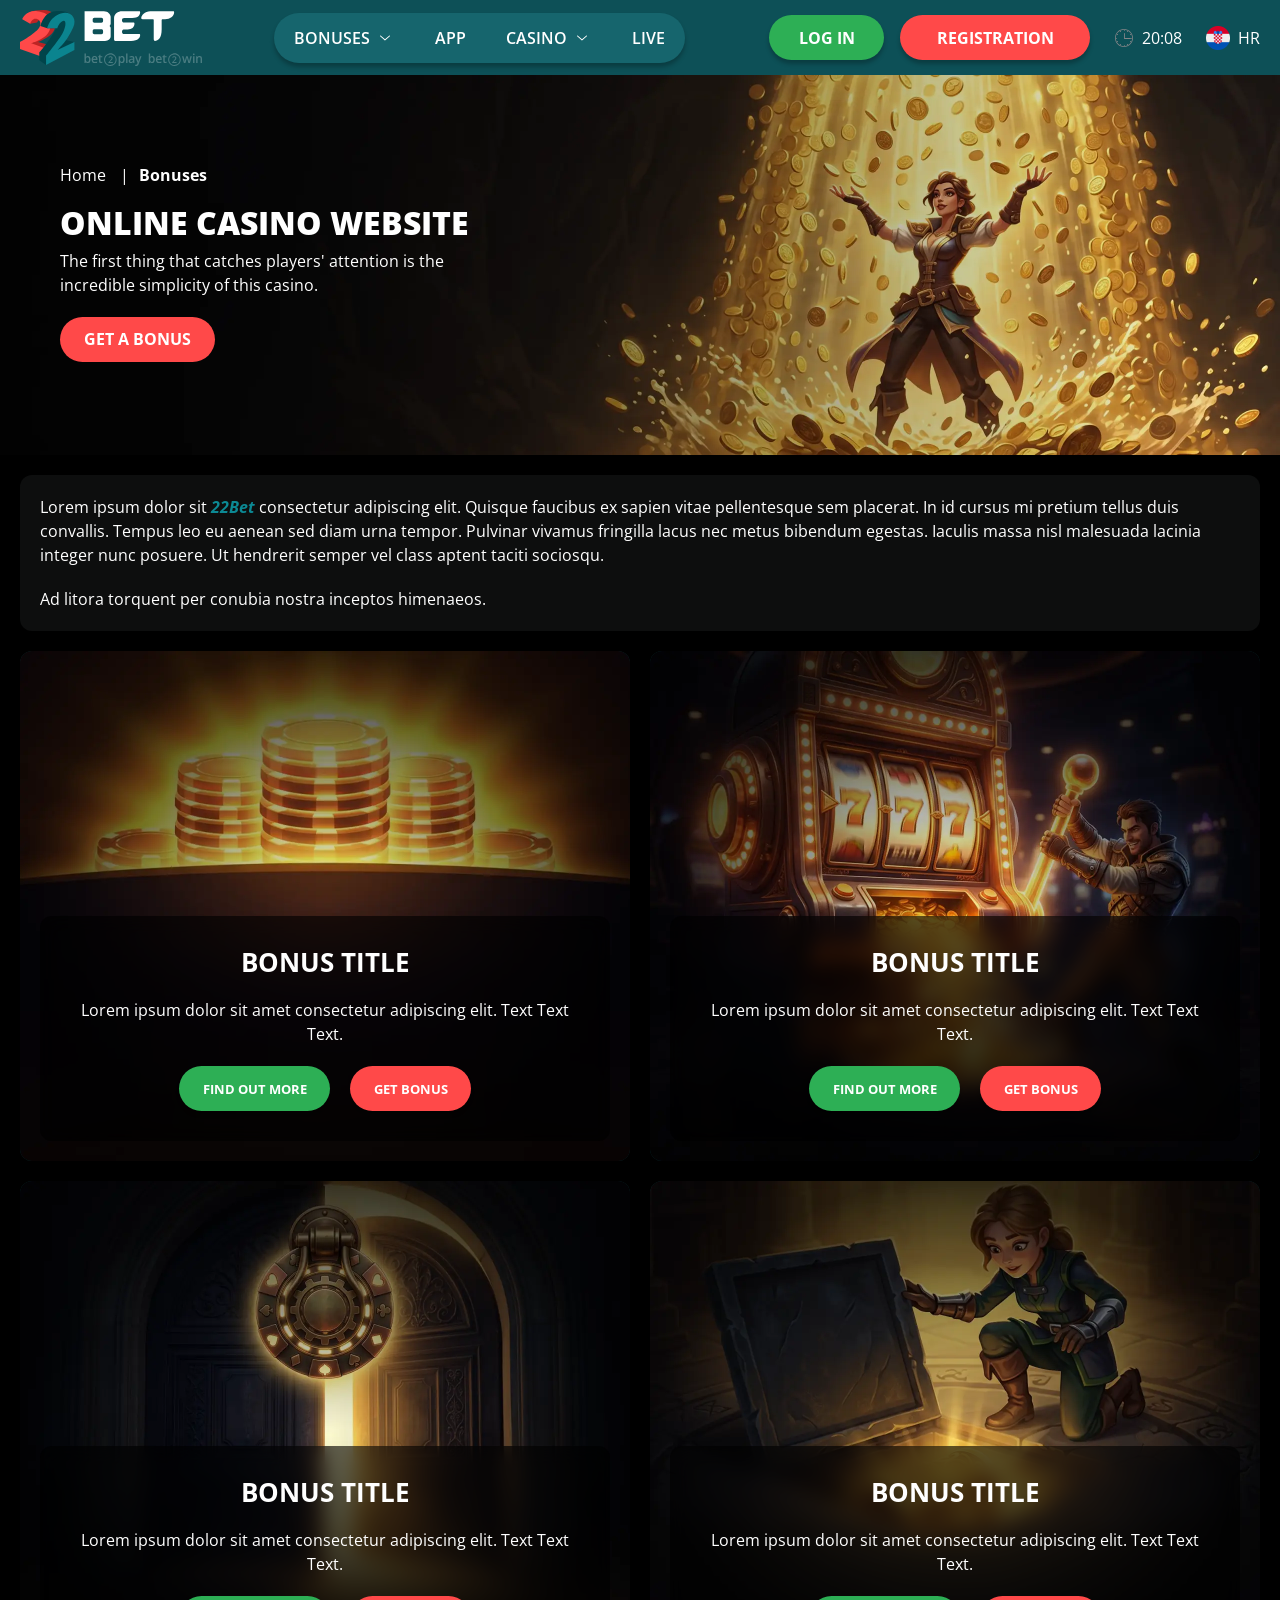
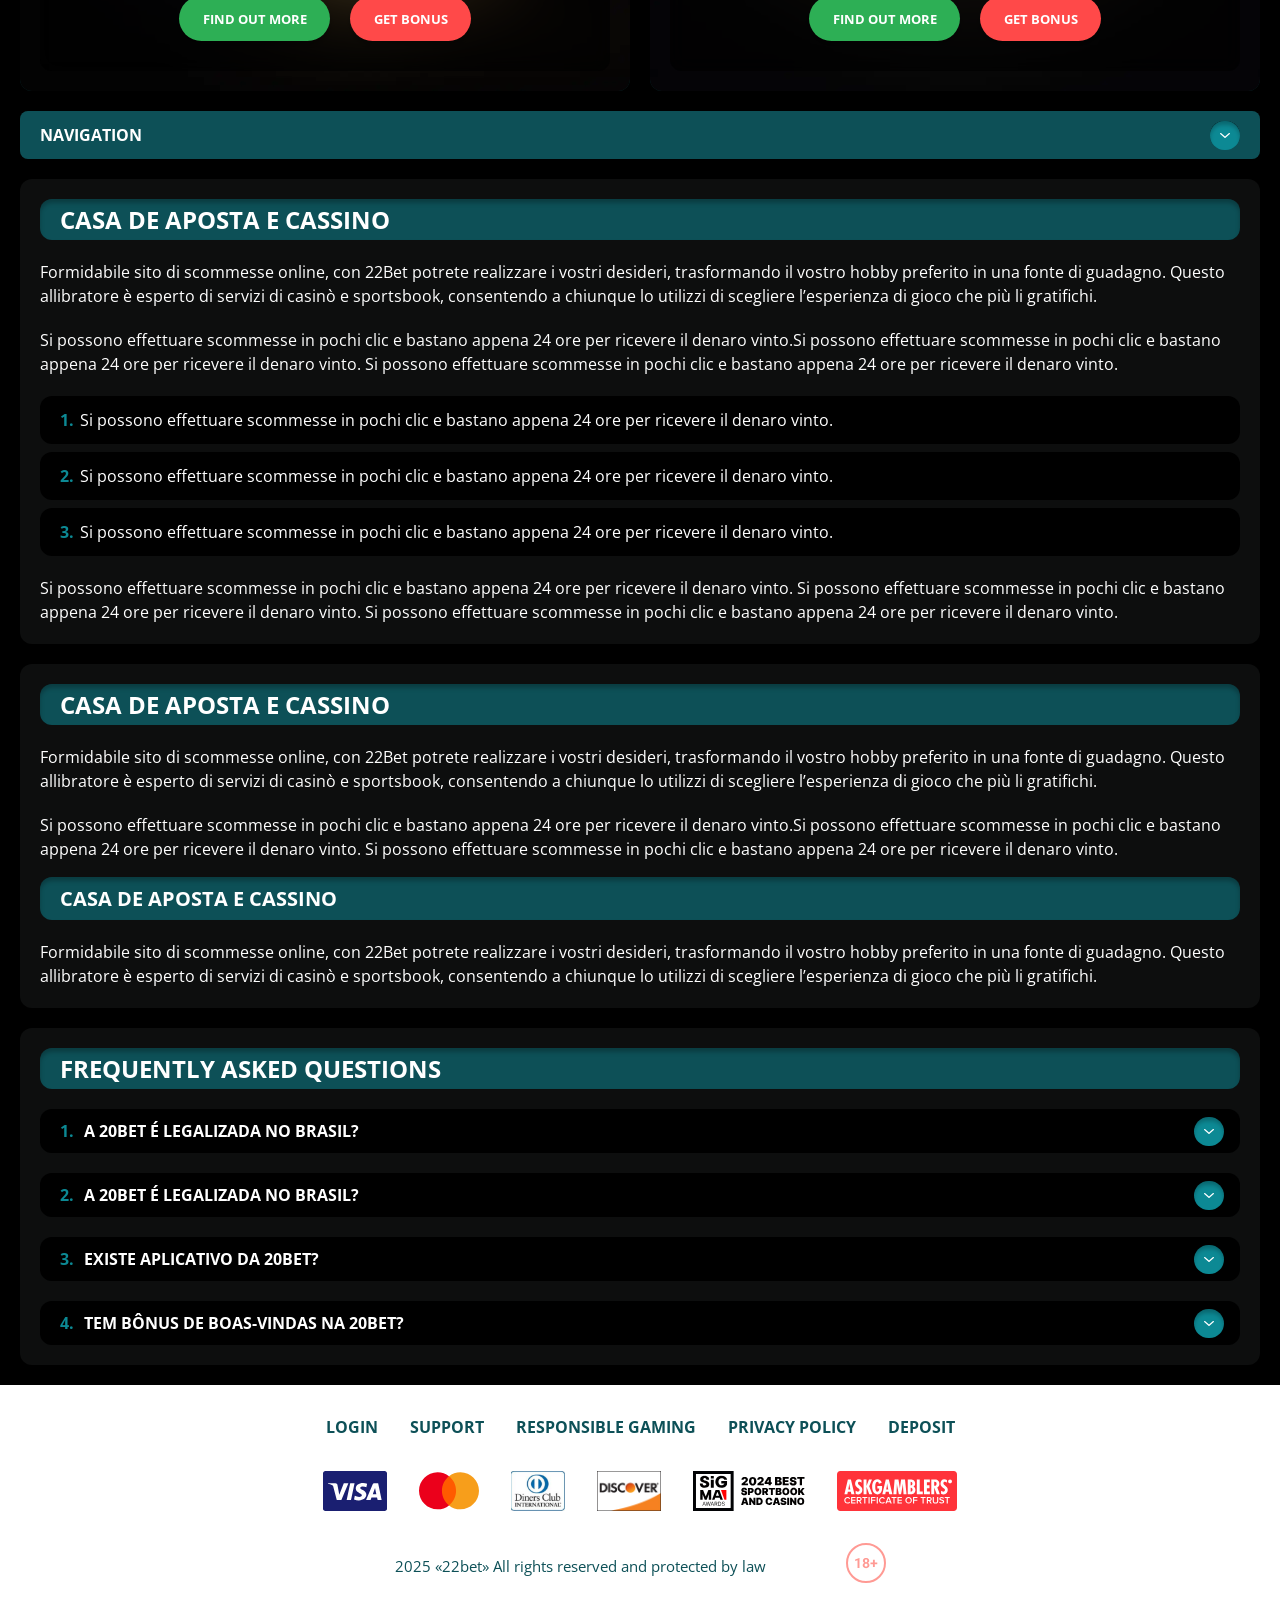
<file: bonus.html>
<!DOCTYPE html>
<html lang="hr">
  <head>
    <meta charset="UTF-8" />
   
    <meta name="viewport" content="width=device-width, initial-scale=1.0" />
    <title>22Bet no</title>
    <meta name="description" content />
    <meta property="og:site_name" content />
    <meta property="og:title" content />
    <meta property="og:type" content="website" />
    <meta property="og:url" content />
    <meta property="og:image" content />
    <meta property="og:image:alt" content />
    <meta property="og:locale" content="hr" />
    <meta property="og:description" content />
    <link rel="preconnect" href="https://fonts.googleapis.com" />
    <link rel="preconnect" href="https://fonts.gstatic.com" crossorigin="anonymous" />
    
   <link href="https://fonts.googleapis.com/css2?family=Open+Sans:ital,wght@0,300..800;1,300..800&display=swap" rel="stylesheet">
<link href="https://fonts.googleapis.com/css?family=Roboto+Condensed&display=swap" rel="stylesheet">

    <link rel="stylesheet" href="./css/reset.css" />
    <link rel="stylesheet" href="./css/main.css" />
    <link rel="stylesheet" href="./css/media.css"/>
    <link rel="icon" href="./images/Group.png" type="image/x-icon"/>
    <script
    src="https://code.jquery.com/jquery-3.6.1.min.js"
    integrity="sha256-o88AwQnZB+VDvE9tvIXrMQaPlFFSUTR+nldQm1LuPXQ="
    crossorigin="anonymous"
  ></script>
  </head>
  <body>
  <header class="header">
      <section class="content header__content">
        <a href="./index.html" class="logo header__logo"
          ><img src="./images/logo.svg" alt="logo" title
        /></a>
        <button class="header__btn-menu" >
          <svg width="16px" height="16px" viewBox="0 0 16 16" xmlns="http://www.w3.org/2000/svg">
              <rect y="0" width="16" height="3" rx="1.5"></rect>
              <rect y="6.5" width="16" height="3" rx="1.5"></rect>
              <rect y="13" width="16" height="3" rx="1.5"></rect>
            </svg>
        </button>

          <nav class="menu header__menu">
            <ul class="header__menu-list">
                
              <li class="">
              <div class="header__menu-wrapper">
                <div class="js-button-expander js-button-expander--menu" >
                <a href="./bonus.html" >
                <span>Bonuses</span>
              </a>
              </div>
              <div class="header__menu-wrap js-expand-content js-expand-content--menu">
                <ul >
                  <li>
                    <a href="./freeSpins.html">
                    <span>Free Spins</span>
                  </a></li>
                  <li><a href="./promoCode.html">
                    <span>Promo Code</span>
                  </a>
                </li>
                  <li><a href="./welcomeBonus.html">
                    <span>Welcome Bonus</span>
                  </a>
                </li>
                <li><a href="./vip.html">
                    <span>VIP</span>
                  </a>
                </li>
                </ul>
              </div>
              </div>
               <a href="./bonus.html" class="header__menu-item">
                <span>Bonuses</span>
              </a>
            </li>
              <li>
                <a href="./app.html">
                 App
                </a>
              </li>
              
              <li class="">
              <div class="header__menu-wrapper">
                <div class="js-button-expander js-button-expander--menu" >
                <a href="./casino.html" >
                <span> Casino</span>
              </a>
              </div>
              <div class="header__menu-wrap js-expand-content js-expand-content--menu">
                <ul >
                  <li>
                    <a href="./slots.html">
                    <span>Slots</span>
                  </a></li>
                 
                </ul>
              </div>
              </div>
               <a href="./casino.html" class="header__menu-item">
                <span>Casino</span>
              </a>
            </li>
               <li>
                <a href="./live.html">
               Live
                </a>
              </li>
              <li>
                    <a href="./freeSpins.html">
                    <span>Free Spins</span>
                  </a></li>
                  <li><a href="./promoCode.html">
                    <span>Promo Code</span>
                  </a>
                </li>
                  <li><a href="./welcomeBonus.html">
                    <span>Welcome Bonus</span>
                  </a>
                </li>
                <li><a href="./vip.html">
                    <span>VIP</span>
                  </a>
                </li>
             <li>
                    <a href="./slots.html">
                    <span>Slots</span>
                  </a></li>
             
             
            </ul>
            <div class="header__button header__button-menu " >
              <a href="#" class="button  button__login-menu">log in</a>
              <a href="#" class="button button__menu">registration</a>
            </div>
           
          </nav>
            <a href="#" class="button button__login">log in</a>
            <a href="#" class="button button__singup">registration</a>
            <div id="clock" class="header__time">00:00</div>
            <a href="#" class="header__flag">
                <span><img src="./images/flag.png" alt="flag" title /></span>
                <span>hr</span>
              </a>
      </section>
    </header>
     <main class="main home main-page">
        <section class=" hero hero__page">
           
            <div class="background ">
              <img src="./images/bonus/bg-bonus.webp" alt="hero" title />
              
            </div>
            <div class="hero__wrapper hero__wrapper-page">
              <div class="hero__data hero__data-bonus">
                <ul
                class="breadcrumbs "
                
              >
                <li
                  
                >
                  <a href="/" >
                    <span >Home</span></a
                  >
                 
                </li>
                <li
                  
                >
                  <a href="#" > <span >Bonuses</span></a>
                 
                </li>
              </ul>
                <h1 class="title general hero__title">
                  Online Casino Website
                </h1>
                 <p class="hero__text">The first thing that catches players' attention is the incredible simplicity of this casino.</p>
               
                <a href="#" class="button  hero__button ">Get a Bonus</a>
               
              </div>
             
            </div>
          </section>
      <section class="main__wrap main__wrap-page">
       
       <section class="content__wrapper content__wrapper-page">
        <section class="content article">
            <p>
             Lorem ipsum dolor sit <a href="#">22Bet</a> consectetur adipiscing elit. Quisque faucibus ex sapien vitae pellentesque sem placerat. In id cursus mi pretium tellus duis convallis. Tempus leo eu aenean sed diam urna tempor. Pulvinar vivamus fringilla lacus nec metus bibendum egestas. Iaculis massa nisl malesuada lacinia integer nunc posuere. Ut hendrerit semper vel class aptent taciti sociosqu.
            </p>
            <p>
             Ad litora torquent per conubia nostra inceptos himenaeos.
            </p>
          </section>
        
          <section class="content bonuses">
            <ul class="bonuses__list">
               <li class="  bonuses__item">
                 
                 <div class="images__wrap">
                   <div class="background bonuses__img">
                     <img src="./images/bonus/banner-bonus1.webp" alt="" title="">
                  </div>
                  <div class="bonuses__desc">
                     <div class="wrap">
                        
                        <h2 class="title high bonuses__title">Bonus Title</h2>
                        <div class="bonuses__text">
                           <p>Lorem ipsum dolor sit amet consectetur adipiscing elit. Text Text Text.</p>
                          </div>
                        
                     </div>
                     <div class="bonuses__buttons">
                      <a href="#" class="button bonuses__button">Find out more</a>
                      <a href="#" class="button bonuses__button">Get Bonus</a>
                   </div>
                  </div>
                 </div>
                  
               </li>
               <li class="bonuses__item">
                 <div class="images__wrap">
                  <div class="background bonuses__img">
                     <img src="./images/bonus/banner-bonus2.webp" alt="" title="">
                  </div>
                  <div class="bonuses__desc">
                     <div class="wrap">
                       
                        <h2 class="title high bonuses__title">Bonus Title</h2>
                        <div class="bonuses__text">
                            <p>Lorem ipsum dolor sit amet consectetur adipiscing elit. Text Text Text.</p> </div>
                        
                     </div>
                     <div class="bonuses__buttons">
                      <a href="#" class="button bonuses__button">Find out more</a>
                      <a href="#" class="button bonuses__button">Get Bonus</a>
                   </div>
                  </div>
                 </div>
               </li>
               <li class="bonuses__item">
                <div class="images__wrap">
                  <div class="background bonuses__img">
                     <img src="./images/bonus/banner-bonus3.webp" alt="" title="">
                  </div>
                  <div class="bonuses__desc">
                     <div class="wrap">
                        
                        <h2 class="title high bonuses__title">Bonus Title</h2>
                        <div class="bonuses__text">
                           <p>Lorem ipsum dolor sit amet consectetur adipiscing elit. Text Text Text.</p>
                        </div>
                       
                     </div>
                     <div class="bonuses__buttons">
                      <a href="#" class="button bonuses__button">Find out more</a>
                      <a href="#" class="button bonuses__button">Get Bonus</a>
                   </div>
                  </div>
                </div>
               </li>
               <li class="bonuses__item">
                  <div class="images__wrap">
                  <div class="background bonuses__img">
                     <img src="./images/bonus/banner-bonus4.webp" alt="" title="">
                  </div>
                  <div class="bonuses__desc">
                     <div class="wrap">
                        
                        <h2 class="title high bonuses__title">Bonus Title</h2>
                        <div class="bonuses__text">
                           <p>Lorem ipsum dolor sit amet consectetur adipiscing elit. Text Text Text.</p>
                        </div>
                        
                     </div>
                     <div class="bonuses__buttons">
                      <a href="#" class="button bonuses__button">Find out more</a>
                      <a href="#" class="button bonuses__button">Get Bonus</a>
                      
                   </div>
                  </div>
                  </div>
               </li>
            </ul>
         </section>
            <section class="content menu-review__content">
              

            
                <div class="menu__review-desk menu__review-content">Navigation</div>
                <ul class="menu__review menu__review-list">
                  <li><a href="#">Lorem ipsum dolor sit</a></li>
                    <li><a href="#">Amet consectetur adipiscing</a></li>
                      <li><a href="#">Quisque faucibus ex sapien vitae</a></li>
                        <li><a href="#">Ut hendrerit sempero</a></li>
                          <li><a href="#">Pulvinar vivamus fringilla</a></li>
                           <li><a href="#">Ad litora torquent per conubia</a></li>
                         
                          
                </ul>
             
          
          </section>
         
         <section class="content article">
            <h2 class="title high article__title">Casa de Aposta e Cassino</h2>
            
            <p>
             Formidabile sito di scommesse online, con 22Bet potrete realizzare i vostri desideri, trasformando il vostro hobby preferito in una fonte di guadagno. Questo allibratore è esperto di servizi di casinò e sportsbook, consentendo a chiunque lo utilizzi di scegliere l’esperienza di gioco che più li gratifichi.
            </p>
            <p>
             Si possono effettuare scommesse in pochi clic e bastano appena 24 ore per ricevere il denaro vinto.Si possono effettuare scommesse in pochi clic e bastano appena 24 ore per ricevere il denaro vinto. Si possono effettuare scommesse in pochi clic e bastano appena 24 ore per ricevere il denaro vinto.
            </p>
           <ol>
              <li>Si possono effettuare scommesse in pochi clic e bastano appena 24 ore per ricevere il denaro vinto.</li>
              <li>Si possono effettuare scommesse in pochi clic e bastano appena 24 ore per ricevere il denaro vinto.</li>
              <li>Si possono effettuare scommesse in pochi clic e bastano appena 24 ore per ricevere il denaro vinto.</li>
            </ol>
            <p>Si possono effettuare scommesse in pochi clic e bastano appena 24 ore per ricevere il denaro vinto. Si possono effettuare scommesse in pochi clic e bastano appena 24 ore per ricevere il denaro vinto. Si possono effettuare scommesse in pochi clic e bastano appena 24 ore per ricevere il denaro vinto.</p>
          </section>
           <section class="content article">
            <h2 class="title high article__title">Casa de Aposta e Cassino</h2>
            
            <p>
             Formidabile sito di scommesse online, con 22Bet potrete realizzare i vostri desideri, trasformando il vostro hobby preferito in una fonte di guadagno. Questo allibratore è esperto di servizi di casinò e sportsbook, consentendo a chiunque lo utilizzi di scegliere l’esperienza di gioco che più li gratifichi.
            </p>
            <p>
             Si possono effettuare scommesse in pochi clic e bastano appena 24 ore per ricevere il denaro vinto.Si possono effettuare scommesse in pochi clic e bastano appena 24 ore per ricevere il denaro vinto. Si possono effettuare scommesse in pochi clic e bastano appena 24 ore per ricevere il denaro vinto.
            </p>
          
            <h3>Casa de Aposta e Cassino</h3>
            <p>Formidabile sito di scommesse online, con 22Bet potrete realizzare i vostri desideri, trasformando il vostro hobby preferito in una fonte di guadagno. Questo allibratore è esperto di servizi di casinò e sportsbook, consentendo a chiunque lo utilizzi di scegliere l’esperienza di gioco che più li gratifichi.</p>
          </section>
        
           <section class="content faq">
            <h2 class="title high faq__title">Frequently Asked Questions</h2>
            <ul class="faq__list " >
              <li class="faq__item"  >
                <h3 class="title medium faq__subtitle js-button-expander js-button-expander--faq"  >A 20Bet é legalizada no Brasil?
                 </h3>
                <div  class="faq__answer js-expand-content js-expand-content--faq" >
                  <p  >
                    Sim, a casa de apostas tem licença emitida por Curaçao, que é reconhecida no Brasil e a permite atuar por aqui.
                  </p>
                </div>
              </li>
              <li class="faq__item"  >
                <h3 class="title medium faq__subtitle js-button-expander js-button-expander--faq"  >A 20Bet é legalizada no Brasil?</h3>
                <div class="faq__answer js-expand-content js-expand-content--faq" >
                  <p  >
                    Sim, a casa de apostas tem licença emitida por Curaçao, que é reconhecida no Brasil e a permite atuar por aqui.
                  </p>
                </div>
              </li> 
              <li class="faq__item"  >
                <h3 class="title medium faq__subtitle js-button-expander js-button-expander--faq"  >Existe aplicativo da 20Bet?</h3>
                <div class="faq__answer js-expand-content js-expand-content--faq" >
                  <p  >
                   Sim, disponível para sistemas operacionais iOS e Android.
                  </p>
                </div>
              </li> 
              <li class="faq__item"  >
                <h3 class="title medium faq__subtitle js-button-expander js-button-expander--faq"  >Tem bônus de boas-vindas na 20Bet?</h3>
                <div class="faq__answer js-expand-content js-expand-content--faq" >
                  <p  >
                   O pacote especial para novos usuários da 20Bet paga 100% sobre o primeiro depósito, com limite de 600 BRL.
                  </p>
                </div>
              </li> 
             
            </ul>
          </section>
          
        </section> 
        
       
        <div class=""  onclick="scrollToTop()">
          <button class="main__arrow" id="scrollToTopBtn"></button>
        </div> 
      </section>
    </main> 
  <footer class=" footer ">
      <section class="content footer__content">
        <ul class="footer__menu">
         <li><a href="./login.html">Login</a></li>
         <li><a href="./support.html">Support</a></li>
         <li><a href="./responsible.html">Responsible Gaming</a></li>
         <li><a href="./policy.html">Privacy Policy</a></li>
         <li><a href="./deposit.html">Deposit</a></li>
        </ul>
       
          <ul class="footer__cards-list">
           
            <li>
              <a href="#"
                ><img src="./images/visa.svg" alt="cardvisa" title
              /></a>
            </li>
            <li>
              <a href="#"
                ><img
                  src="./images/mastercard.svg"
                  alt="mastercard"
                  title
              /></a>
            </li>
            <li>
                <a href="#"
                  ><img src="./images/diners.svg" alt="diners" title
                /></a>
              </li>
              <li>
                <a href="#"
                  ><img src="./images/discover.svg" alt="discover" title
                /></a>
              </li>
              <li>
                <a href="#"
                  ><img src="./images/sigma.svg" alt="sigma" title
                /></a>
              </li>
              <li>
                <a href="#"
                  ><img src="./images/ask.svg" alt="ask" title
                /></a>
              </li>
            
          </ul>
       
        <div class="footer__wrapp">
          <div class="footer__text">
           
            <p>2025 «22bet» All rights reserved and protected by law
</p>
           
          </div>
          <div class="footer__age">
            <img src="./images/age.svg" alt="age" title />
          </div>
        </div>
      
      </section>
    </footer>
    
    <script src="./js/sidebar.js" defer></script>
    <script src="./js/expander.js" defer></script>
    <script src="./js/mobile-menu.js" defer></script>
    <script src="./js/clock.js" defer></script>
     <script src="./js/arrowUp.js" defer></script>
  </body>
</html>
</file>
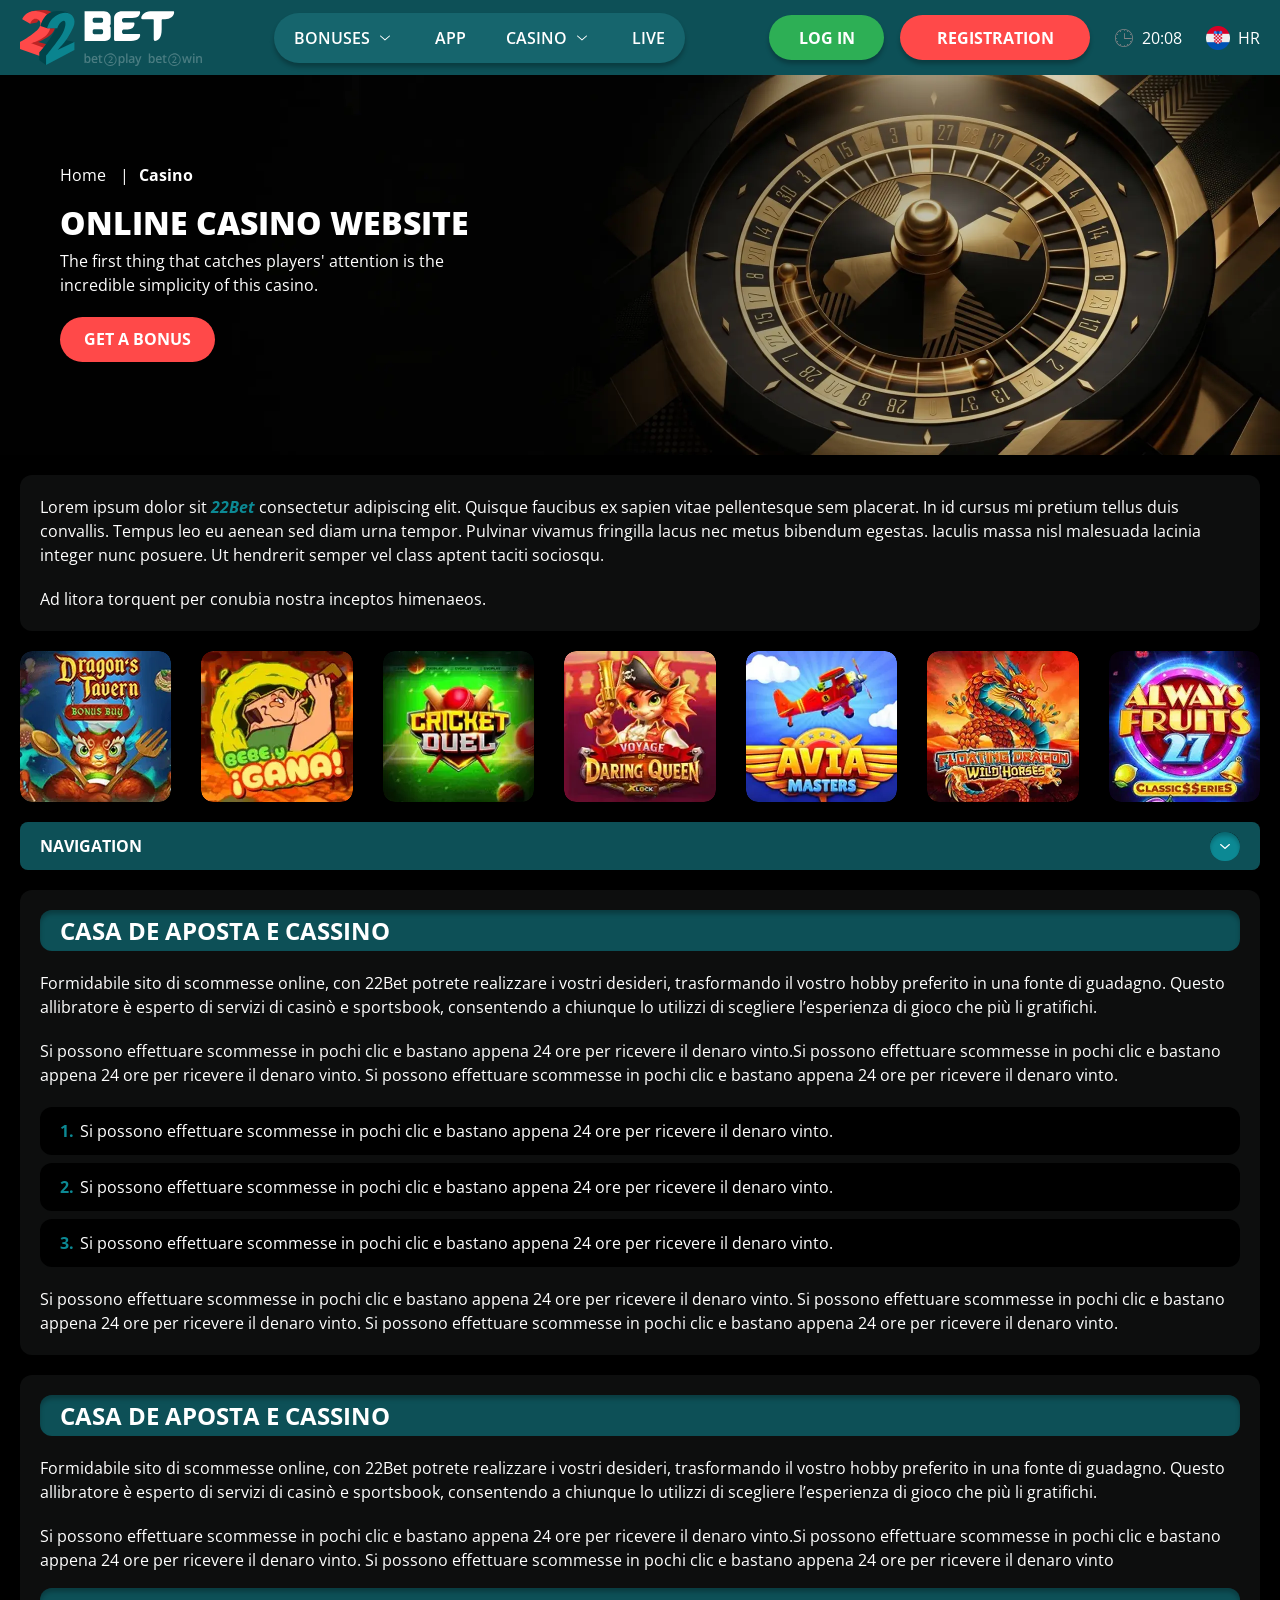
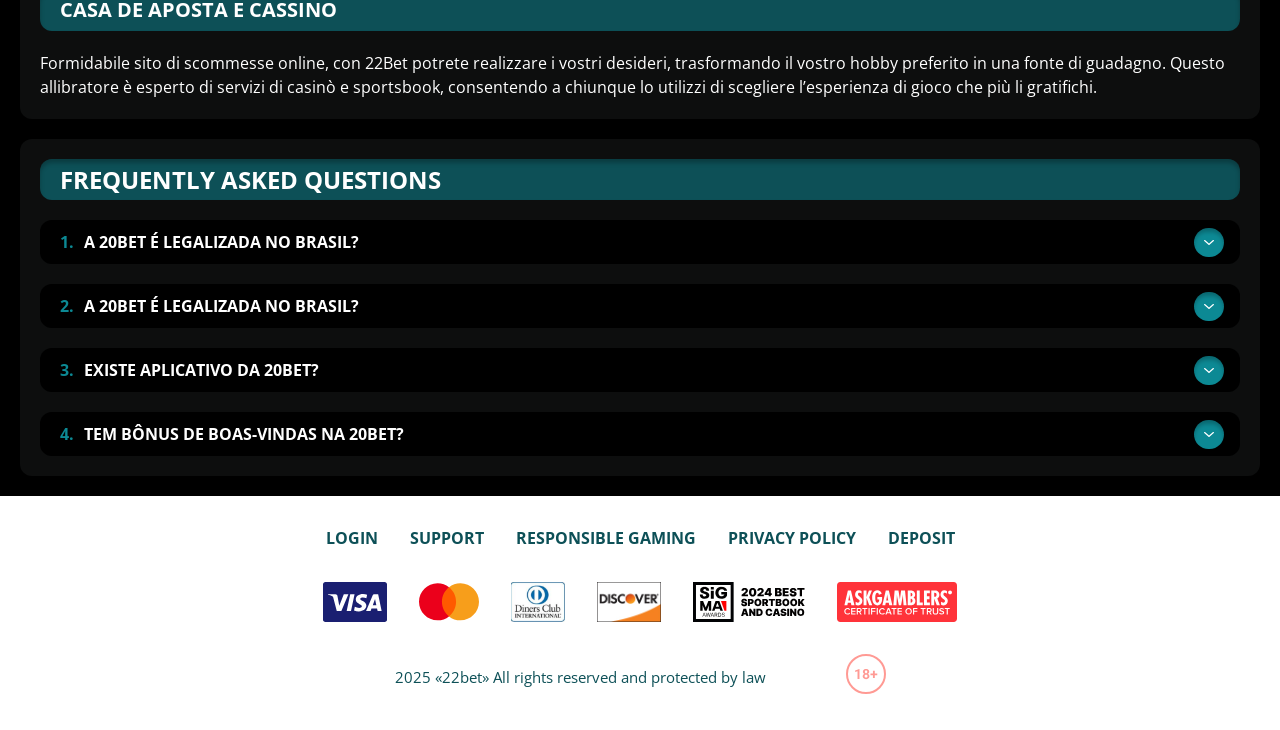
<file: casino.html>
<!DOCTYPE html>
<html lang="hr">
  <head>
    <meta charset="UTF-8" />
   
    <meta name="viewport" content="width=device-width, initial-scale=1.0" />
    <title>22Bet </title>
    <meta name="description" content />
    <meta property="og:site_name" content />
    <meta property="og:title" content />
    <meta property="og:type" content="website" />
    <meta property="og:url" content />
    <meta property="og:image" content />
    <meta property="og:image:alt" content />
    <meta property="og:locale" content="hr" />
    <meta property="og:description" content />
    <link rel="preconnect" href="https://fonts.googleapis.com" />
    <link rel="preconnect" href="https://fonts.gstatic.com" crossorigin="anonymous" />
   <link href="https://fonts.googleapis.com/css2?family=Open+Sans:ital,wght@0,300..800;1,300..800&display=swap" rel="stylesheet">
<link href="https://fonts.googleapis.com/css?family=Roboto+Condensed&display=swap" rel="stylesheet">

   <link rel="stylesheet" href="./css/reset.css" />
    <link rel="stylesheet" href="./css/main.css" />
    <link rel="stylesheet" href="./css/media.css"/>
    <link rel="icon" href="./images/Group.png" type="image/x-icon"/>
    <script
    src="https://code.jquery.com/jquery-3.6.1.min.js"
    integrity="sha256-o88AwQnZB+VDvE9tvIXrMQaPlFFSUTR+nldQm1LuPXQ="
    crossorigin="anonymous"
  ></script>
  </head>
  <body>
    <header class="header">
      <section class="content header__content">
        <a href="./index.html" class="logo header__logo"
          ><img src="./images/logo.svg" alt="logo" title
        /></a>
        <button class="header__btn-menu" >
          <svg width="16px" height="16px" viewBox="0 0 16 16" xmlns="http://www.w3.org/2000/svg">
              <rect y="0" width="16" height="3" rx="1.5"></rect>
              <rect y="6.5" width="16" height="3" rx="1.5"></rect>
              <rect y="13" width="16" height="3" rx="1.5"></rect>
            </svg>
        </button>

          <nav class="menu header__menu">
            <ul class="header__menu-list">
                
              <li class="">
              <div class="header__menu-wrapper">
                <div class="js-button-expander js-button-expander--menu" >
                <a href="./bonus.html" >
                <span>Bonuses</span>
              </a>
              </div>
              <div class="header__menu-wrap js-expand-content js-expand-content--menu">
                <ul >
                  <li>
                    <a href="./freeSpins.html">
                    <span>Free Spins</span>
                  </a></li>
                  <li><a href="./promoCode.html">
                    <span>Promo Code</span>
                  </a>
                </li>
                  <li><a href="./welcomeBonus.html">
                    <span>Welcome Bonus</span>
                  </a>
                </li>
                <li><a href="./vip.html">
                    <span>VIP</span>
                  </a>
                </li>
                </ul>
              </div>
              </div>
               <a href="./bonus.html" class="header__menu-item">
                <span>Bonuses</span>
              </a>
            </li>
              <li>
                <a href="./app.html">
                 App
                </a>
              </li>
              
              <li class="">
              <div class="header__menu-wrapper">
                <div class="js-button-expander js-button-expander--menu" >
                <a href="./casino.html" >
                <span> Casino</span>
              </a>
              </div>
              <div class="header__menu-wrap js-expand-content js-expand-content--menu">
                <ul >
                  <li>
                    <a href="./slots.html">
                    <span>Slots</span>
                  </a></li>
                 
                </ul>
              </div>
              </div>
               <a href="./bonus.html" class="header__menu-item">
                <span>Casino</span>
              </a>
            </li>
               <li>
                <a href="./live.html">
               Live
                </a>
              </li>
              <li>
                    <a href="./freeSpins.html">
                    <span>Free Spins</span>
                  </a></li>
                  <li><a href="./promoCode.html">
                    <span>Promo Code</span>
                  </a>
                </li>
                  <li><a href="./welcomeBonus.html">
                    <span>Welcome Bonus</span>
                  </a>
                </li>
                <li><a href="./vip.html">
                    <span>VIP</span>
                  </a>
                </li>
             <li>
                    <a href="./slots.html">
                    <span>Slots</span>
                  </a></li>
             
             
            </ul>
            <div class="header__button header__button-menu " >
              <a href="#" class="button  button__login-menu">log in</a>
              <a href="#" class="button button__menu">registration</a>
            </div>
           
          </nav>
            <a href="#" class="button button__login">log in</a>
            <a href="#" class="button button__singup">registration</a>
            <div id="clock" class="header__time">00:00</div>
            <a href="#" class="header__flag">
                <span><img src="./images/flag.png" alt="flag" title /></span>
                <span>hr</span>
              </a>
      </section>
    </header>
     <main class="main home main-page">
        <section class=" hero hero__page">
           
            <div class="background background-page">
              <img src="./images/casino/bg-casino.webp" alt="hero" title />
              
            </div>
            <div class="hero__wrapper hero__wrapper-page">
              <div class="hero__data hero__data-bonus">
                <ul
                class="breadcrumbs "
                
              >
                <li
                  
                >
                  <a href="/" >
                    <span >Home</span></a
                  >
                 
                </li>
                <li
                  
                >
                  <a href="#" > <span >Casino</span></a>
                 
                </li>
              </ul>
                <h1 class="title general hero__title">
                  Online Casino Website
                </h1>
                 <p class="hero__text">The first thing that catches players' attention is the incredible simplicity of this casino.</p>
               
                <a href="#" class="button  hero__button ">Get a Bonus</a>
               
              </div>
             
            </div>
          </section>
      <section class="main__wrap main__wrap-page">
       
       <section class="content__wrapper content__wrapper-page">

         
        
       
          <section class="content article">
            <p>
             Lorem ipsum dolor sit <a href="#">22Bet</a> consectetur adipiscing elit. Quisque faucibus ex sapien vitae pellentesque sem placerat. In id cursus mi pretium tellus duis convallis. Tempus leo eu aenean sed diam urna tempor. Pulvinar vivamus fringilla lacus nec metus bibendum egestas. Iaculis massa nisl malesuada lacinia integer nunc posuere. Ut hendrerit semper vel class aptent taciti sociosqu.
            </p>
            <p>
             Ad litora torquent per conubia nostra inceptos himenaeos.
            </p>
          </section>
               <section class="content casino">
           
              <ul class="casino__list ">
                <li class="casino__item">
                    <a href="#">
                      <div class="casino__wrapper">
                      <img class="casino__img" src="./images/casino/card-casino1.webp" alt="" title>
                    <div class="casino__hover casino__hover-live">
                        
                        <div class="casino-box">
                            
                        <span href="#" class="button  casino__buttons"><img src="./images/card-button.svg" alt="" title></span>
                        </div>
                    </div>
                    </div>
                    
                    </a>
                </li>
                <li class="casino__item">
                  <a href="#">
                      <div class="casino__wrapper">
                      <img class="casino__img" src="./images/casino/card-casino2.webp" alt="" title>
                    <div class="casino__hover casino__hover-live">
                        
                        <div class="casino-box">
                            
                        <span href="#" class="button  casino__buttons"><img src="./images/card-button.svg" alt="" title></span>
                        </div>
                    </div>
                    </div>
                    
                    </a>
              </li>
              <li class="casino__item">
                <a href="#">
                      <div class="casino__wrapper">
                      <img class="casino__img" src="./images/casino/card-casino3.webp" alt="" title>
                    <div class="casino__hover casino__hover-live">
                        
                        <div class="casino-box">
                            
                        <span href="#" class="button  casino__buttons"><img src="./images/card-button.svg" alt="" title></span>
                        </div>
                    </div>
                    </div>
                    
                    </a>
            </li>
             <li class="casino__item">
               <a href="#">
                      <div class="casino__wrapper">
                      <img class="casino__img" src="./images/casino/card-casino4.webp" alt="" title>
                    <div class="casino__hover casino__hover-live">
                        
                        <div class="casino-box">
                            
                        <span href="#" class="button  casino__buttons"><img src="./images/card-button.svg" alt="" title></span>
                        </div>
                    </div>
                    </div>
                    
                    </a>
            </li>
             <li class="casino__item">
                 <a href="#">
                      <div class="casino__wrapper">
                      <img class="casino__img" src="./images/casino/card-casino5.webp" alt="" title>
                    <div class="casino__hover casino__hover-live">
                        
                        <div class="casino-box">
                            
                        <span href="#" class="button  casino__buttons"><img src="./images/card-button.svg" alt="" title></span>
                        </div>
                    </div>
                    </div>
                    
                    </a>
            </li>
             <li class="casino__item">
                 <a href="#">
                      <div class="casino__wrapper">
                      <img class="casino__img" src="./images/casino/card-casino6.webp" alt="" title>
                    <div class="casino__hover casino__hover-live">
                        
                        <div class="casino-box">
                            
                        <span href="#" class="button  casino__buttons"><img src="./images/card-button.svg" alt="" title></span>
                        </div>
                    </div>
                    </div>
                    
                    </a>
            </li>
             <li class="casino__item">
                <a href="#">
                      <div class="casino__wrapper">
                      <img class="casino__img" src="./images/casino/card-casino7.webp" alt="" title>
                    <div class="casino__hover casino__hover-live">
                        
                        <div class="casino-box">
                            
                        <span href="#" class="button  casino__buttons"><img src="./images/card-button.svg" alt="" title></span>
                        </div>
                    </div>
                    </div>
                    
                    </a>
            </li>
             
             
             
             
    
      

              </ul>
         </section>
             
        
        
       <section class="content menu-review__content">
              

            
                <div class="menu__review-desk menu__review-content">Navigation</div>
                <ul class="menu__review menu__review-list">
                  <li><a href="#">Lorem ipsum dolor sit</a></li>
                    <li><a href="#">Amet consectetur adipiscing</a></li>
                      <li><a href="#">Quisque faucibus ex sapien vitae</a></li>
                        <li><a href="#">Ut hendrerit sempero</a></li>
                          <li><a href="#">Pulvinar vivamus fringilla</a></li>
                           <li><a href="#">Ad litora torquent per conubia</a></li>
                         
                          
                </ul>
             
          
          </section>
          
        
          <section class="content article">
            <h2 class="title high article__title">Casa de Aposta e Cassino</h2>
             
            <p>
             Formidabile sito di scommesse online, con 22Bet potrete realizzare i vostri desideri, trasformando il vostro hobby preferito in una fonte di guadagno. Questo allibratore è esperto di servizi di casinò e sportsbook, consentendo a chiunque lo utilizzi di scegliere l’esperienza di gioco che più li gratifichi.
            </p>
            <p>
             Si possono effettuare scommesse in pochi clic e bastano appena 24 ore per ricevere il denaro vinto.Si possono effettuare scommesse in pochi clic e bastano appena 24 ore per ricevere il denaro vinto. Si possono effettuare scommesse in pochi clic e bastano appena 24 ore per ricevere il denaro vinto.
            </p>
           <ol>
              <li>Si possono effettuare scommesse in pochi clic e bastano appena 24 ore per ricevere il denaro vinto.</li>
              <li>Si possono effettuare scommesse in pochi clic e bastano appena 24 ore per ricevere il denaro vinto.</li>
              <li>Si possono effettuare scommesse in pochi clic e bastano appena 24 ore per ricevere il denaro vinto.</li>
            </ol>
            <p>Si possono effettuare scommesse in pochi clic e bastano appena 24 ore per ricevere il denaro vinto. Si possono effettuare scommesse in pochi clic e bastano appena 24 ore per ricevere il denaro vinto. Si possono effettuare scommesse in pochi clic e bastano appena 24 ore per ricevere il denaro vinto.</p>
          </section>
         
         
           <section class="content article">
            <h2 class="title high article__title">Casa de Aposta e Cassino</h2>
            <p>Formidabile sito di scommesse online, con 22Bet potrete realizzare i vostri desideri, trasformando il vostro hobby preferito in una fonte di guadagno. Questo allibratore è esperto di servizi di casinò e sportsbook, consentendo a chiunque lo utilizzi di scegliere l’esperienza di gioco che più li gratifichi.</p>
            <p>Si possono effettuare scommesse in pochi clic e bastano appena 24 ore per ricevere il denaro vinto.Si possono effettuare scommesse in pochi clic e bastano appena 24 ore per ricevere il denaro vinto. Si possono effettuare scommesse in pochi clic e bastano appena 24 ore per ricevere il denaro vinto</p>
            <h3>Casa de Aposta e Cassino</h3>
            <p>Formidabile sito di scommesse online, con 22Bet potrete realizzare i vostri desideri, trasformando il vostro hobby preferito in una fonte di guadagno. Questo allibratore è esperto di servizi di casinò e sportsbook, consentendo a chiunque lo utilizzi di scegliere l’esperienza di gioco che più li gratifichi.</p>
           </section>

          <section class="content faq">
            <h2 class="title high faq__title">Frequently Asked Questions</h2>
            <ul class="faq__list " >
              <li class="faq__item"  >
                <h3 class="title medium faq__subtitle js-button-expander js-button-expander--faq"  >A 20Bet é legalizada no Brasil?
                 </h3>
                <div  class="faq__answer js-expand-content js-expand-content--faq" >
                  <p  >
                    Sim, a casa de apostas tem licença emitida por Curaçao, que é reconhecida no Brasil e a permite atuar por aqui.
                  </p>
                </div>
              </li>
              <li class="faq__item"  >
                <h3 class="title medium faq__subtitle js-button-expander js-button-expander--faq"  >A 20Bet é legalizada no Brasil?</h3>
                <div class="faq__answer js-expand-content js-expand-content--faq" >
                  <p  >
                    Sim, a casa de apostas tem licença emitida por Curaçao, que é reconhecida no Brasil e a permite atuar por aqui.
                  </p>
                </div>
              </li> 
              <li class="faq__item"  >
                <h3 class="title medium faq__subtitle js-button-expander js-button-expander--faq"  >Existe aplicativo da 20Bet?</h3>
                <div class="faq__answer js-expand-content js-expand-content--faq" >
                  <p  >
                   Sim, disponível para sistemas operacionais iOS e Android.
                  </p>
                </div>
              </li> 
              <li class="faq__item"  >
                <h3 class="title medium faq__subtitle js-button-expander js-button-expander--faq"  >Tem bônus de boas-vindas na 20Bet?</h3>
                <div class="faq__answer js-expand-content js-expand-content--faq" >
                  <p  >
                   O pacote especial para novos usuários da 20Bet paga 100% sobre o primeiro depósito, com limite de 600 BRL.
                  </p>
                </div>
              </li> 
             
            </ul>
          </section>
          
        </section> 
      
        <div class=""  onclick="scrollToTop()">
          <button class="main__arrow" id="scrollToTopBtn"></button>
        </div> 
        
      </section>
    </main> 
       <footer class=" footer ">
      <section class="content footer__content">
        <ul class="footer__menu">
         <li><a href="./login.html">Login</a></li>
         <li><a href="./support.html">Support</a></li>
         <li><a href="./responsible.html">Responsible Gaming</a></li>
         <li><a href="./policy.html">Privacy Policy</a></li>
         <li><a href="./deposit.html">Deposit</a></li>
        </ul>
       
          <ul class="footer__cards-list">
           
            <li>
              <a href="#"
                ><img src="./images/visa.svg" alt="cardvisa" title
              /></a>
            </li>
            <li>
              <a href="#"
                ><img
                  src="./images/mastercard.svg"
                  alt="mastercard"
                  title
              /></a>
            </li>
            <li>
                <a href="#"
                  ><img src="./images/diners.svg" alt="diners" title
                /></a>
              </li>
              <li>
                <a href="#"
                  ><img src="./images/discover.svg" alt="discover" title
                /></a>
              </li>
              <li>
                <a href="#"
                  ><img src="./images/sigma.svg" alt="sigma" title
                /></a>
              </li>
              <li>
                <a href="#"
                  ><img src="./images/ask.svg" alt="ask" title
                /></a>
              </li>
            
          </ul>
       
        <div class="footer__wrapp">
          <div class="footer__text">
           
            <p>2025 «22bet» All rights reserved and protected by law

</p>
           
          </div>
          <div class="footer__age">
            <img src="./images/age.svg" alt="age" title />
          </div>
        </div>
      
      </section>
    </footer>
    <script src="./js/arrowUp.js" defer></script>
    <script src="./js/sidebar.js" defer></script>
    <script src="./js/expander.js" defer></script>
    <script src="./js/mobile-menu.js" defer></script>
    <script src="./js/clock.js" defer></script>
  </body>
</html>
</file>
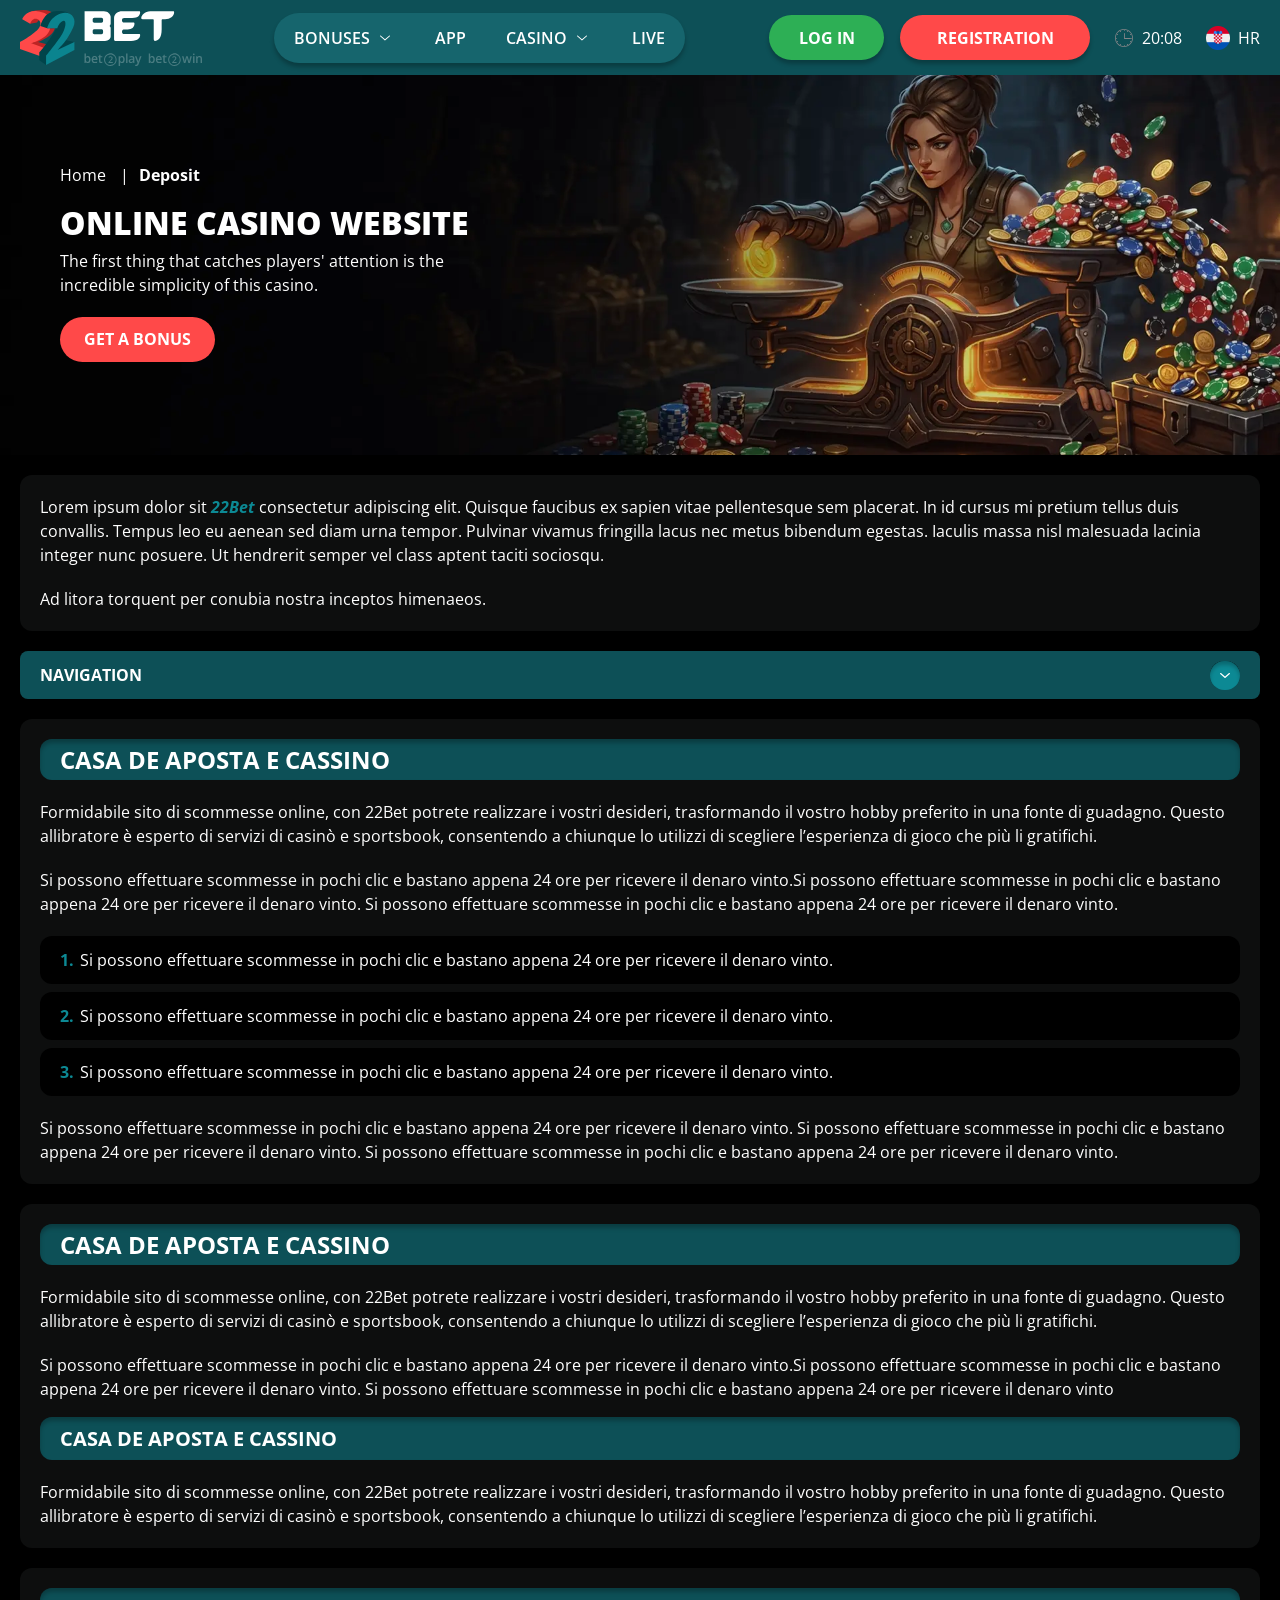
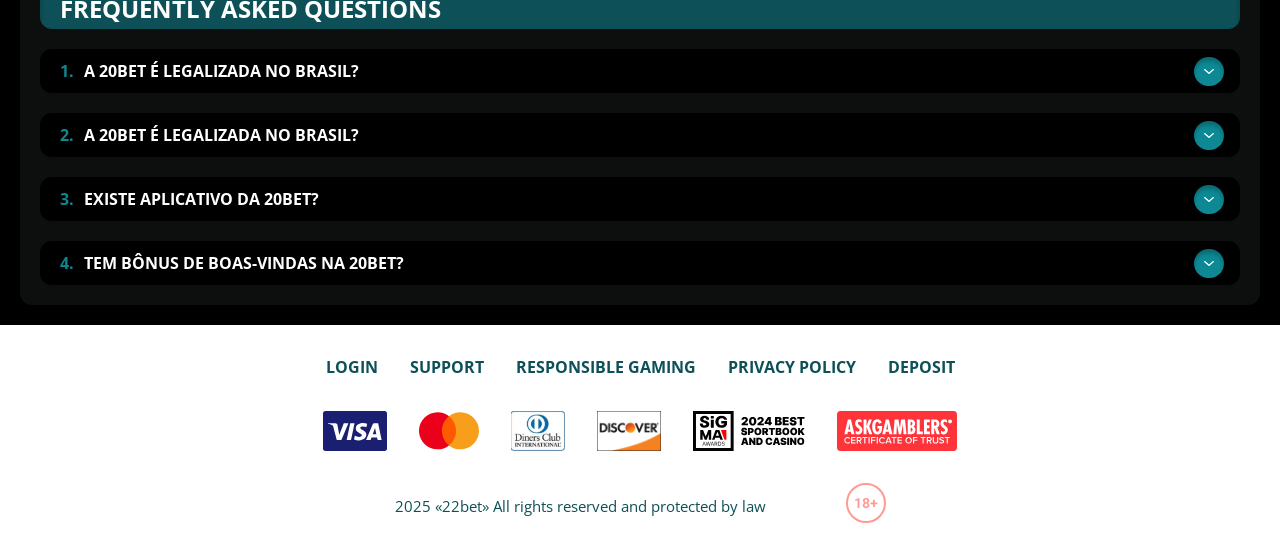
<file: deposit.html>
<!DOCTYPE html>
<html lang="hr">
  <head>
    <meta charset="UTF-8" />
   
    <meta name="viewport" content="width=device-width, initial-scale=1.0" />
    <title>22Bet </title>
    <meta name="description" content />
    <meta property="og:site_name" content />
    <meta property="og:title" content />
    <meta property="og:type" content="website" />
    <meta property="og:url" content />
    <meta property="og:image" content />
    <meta property="og:image:alt" content />
    <meta property="og:locale" content="hr" />
    <meta property="og:description" content />
    <link rel="preconnect" href="https://fonts.googleapis.com" />
    <link rel="preconnect" href="https://fonts.gstatic.com" crossorigin="anonymous" />
   <link href="https://fonts.googleapis.com/css2?family=Open+Sans:ital,wght@0,300..800;1,300..800&display=swap" rel="stylesheet">
<link href="https://fonts.googleapis.com/css?family=Roboto+Condensed&display=swap" rel="stylesheet">

   <link rel="stylesheet" href="./css/reset.css" />
    <link rel="stylesheet" href="./css/main.css" />
    <link rel="stylesheet" href="./css/media.css"/>
    <link rel="icon" href="./images/Group.png" type="image/x-icon"/>
    <script
    src="https://code.jquery.com/jquery-3.6.1.min.js"
    integrity="sha256-o88AwQnZB+VDvE9tvIXrMQaPlFFSUTR+nldQm1LuPXQ="
    crossorigin="anonymous"
  ></script>
  </head>
  <body>
    <header class="header">
      <section class="content header__content">
        <a href="./index.html" class="logo header__logo"
          ><img src="./images/logo.svg" alt="logo" title
        /></a>
        <button class="header__btn-menu" >
          <svg width="16px" height="16px" viewBox="0 0 16 16" xmlns="http://www.w3.org/2000/svg">
              <rect y="0" width="16" height="3" rx="1.5"></rect>
              <rect y="6.5" width="16" height="3" rx="1.5"></rect>
              <rect y="13" width="16" height="3" rx="1.5"></rect>
            </svg>
        </button>

          <nav class="menu header__menu">
            <ul class="header__menu-list">
                
              <li class="">
              <div class="header__menu-wrapper">
                <div class="js-button-expander js-button-expander--menu" >
                <a href="./bonus.html" >
                <span>Bonuses</span>
              </a>
              </div>
              <div class="header__menu-wrap js-expand-content js-expand-content--menu">
                <ul >
                  <li>
                    <a href="./freeSpins.html">
                    <span>Free Spins</span>
                  </a></li>
                  <li><a href="./promoCode.html">
                    <span>Promo Code</span>
                  </a>
                </li>
                  <li><a href="./welcomeBonus.html">
                    <span>Welcome Bonus</span>
                  </a>
                </li>
                <li><a href="./vip.html">
                    <span>VIP</span>
                  </a>
                </li>
                </ul>
              </div>
              </div>
               <a href="./bonus.html" class="header__menu-item">
                <span>Bonuses</span>
              </a>
            </li>
              <li>
                <a href="./app.html">
                 App
                </a>
              </li>
              
              <li class="">
              <div class="header__menu-wrapper">
                <div class="js-button-expander js-button-expander--menu" >
                <a href="./casino.html" >
                <span> Casino</span>
              </a>
              </div>
              <div class="header__menu-wrap js-expand-content js-expand-content--menu">
                <ul >
                  <li>
                    <a href="./slots.html">
                    <span>Slots</span>
                  </a></li>
                 
                </ul>
              </div>
              </div>
               <a href="./casino.html" class="header__menu-item">
                <span>Casino</span>
              </a>
            </li>
               <li>
                <a href="./live.html">
               Live
                </a>
              </li>
              <li>
                    <a href="./freeSpins.html">
                    <span>Free Spins</span>
                  </a></li>
                  <li><a href="./promoCode.html">
                    <span>Promo Code</span>
                  </a>
                </li>
                  <li><a href="./welcomeBonus.html">
                    <span>Welcome Bonus</span>
                  </a>
                </li>
                <li><a href="./vip.html">
                    <span>VIP</span>
                  </a>
                </li>
             <li>
                    <a href="./slots.html">
                    <span>Slots</span>
                  </a></li>
             
             
            </ul>
            <div class="header__button header__button-menu " >
              <a href="#" class="button  button__login-menu">log in</a>
              <a href="#" class="button button__menu">registration</a>
            </div>
           
          </nav>
            <a href="#" class="button button__login">log in</a>
            <a href="#" class="button button__singup">registration</a>
            <div id="clock" class="header__time">00:00</div>
            <a href="#" class="header__flag">
                <span><img src="./images/flag.png" alt="flag" title /></span>
                <span>hr</span>
              </a>
      </section>
    </header>
     <main class="main home main-page">
        <section class=" hero hero__page">
           
            <div class="background ">
              <img src="./images/layout-images/bg-deposit.webp" alt="hero" title />
              
            </div>
            <div class="hero__wrapper hero__wrapper-page">
              <div class="hero__data hero__data-bonus">
                <ul
                class="breadcrumbs "
                
              >
                <li
                  
                >
                  <a href="/" >
                    <span >Home</span></a
                  >
                 
                </li>
                <li
                  
                >
                  <a href="#" > <span >Deposit</span></a>
                 
                </li>
              </ul>
                <h1 class="title general hero__title">
                  Online Casino Website
                </h1>
                 <p class="hero__text">The first thing that catches players' attention is the incredible simplicity of this casino.</p>
               
                <a href="#" class="button  hero__button ">Get a Bonus</a>
               
              </div>
             
            </div>
          </section>
      <section class="main__wrap main__wrap-page">
       
       <section class="content__wrapper content__wrapper-page">

         
        
       
          <section class="content article">
            <p>
             Lorem ipsum dolor sit <a href="#">22Bet</a> consectetur adipiscing elit. Quisque faucibus ex sapien vitae pellentesque sem placerat. In id cursus mi pretium tellus duis convallis. Tempus leo eu aenean sed diam urna tempor. Pulvinar vivamus fringilla lacus nec metus bibendum egestas. Iaculis massa nisl malesuada lacinia integer nunc posuere. Ut hendrerit semper vel class aptent taciti sociosqu.
            </p>
            <p>
             Ad litora torquent per conubia nostra inceptos himenaeos.
            </p>
          </section>
         
               <section class="content menu-review__content">
              

            
                <div class="menu__review-desk menu__review-content">Navigation</div>
                <ul class="menu__review menu__review-list">
                  <li><a href="#">Lorem ipsum dolor sit</a></li>
                    <li><a href="#">Amet consectetur adipiscing</a></li>
                      <li><a href="#">Quisque faucibus ex sapien vitae</a></li>
                        <li><a href="#">Ut hendrerit sempero</a></li>
                          <li><a href="#">Pulvinar vivamus fringilla</a></li>
                           <li><a href="#">Ad litora torquent per conubia</a></li>
                         
                          
                </ul>
             
          
          </section>
          
        
          <section class="content article">
            <h2 class="title high article__title">Casa de Aposta e Cassino</h2>
             
            <p>
             Formidabile sito di scommesse online, con 22Bet potrete realizzare i vostri desideri, trasformando il vostro hobby preferito in una fonte di guadagno. Questo allibratore è esperto di servizi di casinò e sportsbook, consentendo a chiunque lo utilizzi di scegliere l’esperienza di gioco che più li gratifichi.
            </p>
            <p>
             Si possono effettuare scommesse in pochi clic e bastano appena 24 ore per ricevere il denaro vinto.Si possono effettuare scommesse in pochi clic e bastano appena 24 ore per ricevere il denaro vinto. Si possono effettuare scommesse in pochi clic e bastano appena 24 ore per ricevere il denaro vinto.
            </p>
           <ol>
              <li>Si possono effettuare scommesse in pochi clic e bastano appena 24 ore per ricevere il denaro vinto.</li>
              <li>Si possono effettuare scommesse in pochi clic e bastano appena 24 ore per ricevere il denaro vinto.</li>
              <li>Si possono effettuare scommesse in pochi clic e bastano appena 24 ore per ricevere il denaro vinto.</li>
            </ol>
            <p>Si possono effettuare scommesse in pochi clic e bastano appena 24 ore per ricevere il denaro vinto. Si possono effettuare scommesse in pochi clic e bastano appena 24 ore per ricevere il denaro vinto. Si possono effettuare scommesse in pochi clic e bastano appena 24 ore per ricevere il denaro vinto.</p>
          </section>
         
         
           <section class="content article">
            <h2 class="title high article__title">Casa de Aposta e Cassino</h2>
            <p>Formidabile sito di scommesse online, con 22Bet potrete realizzare i vostri desideri, trasformando il vostro hobby preferito in una fonte di guadagno. Questo allibratore è esperto di servizi di casinò e sportsbook, consentendo a chiunque lo utilizzi di scegliere l’esperienza di gioco che più li gratifichi.</p>
            <p>Si possono effettuare scommesse in pochi clic e bastano appena 24 ore per ricevere il denaro vinto.Si possono effettuare scommesse in pochi clic e bastano appena 24 ore per ricevere il denaro vinto. Si possono effettuare scommesse in pochi clic e bastano appena 24 ore per ricevere il denaro vinto</p>
            <h3>Casa de Aposta e Cassino</h3>
            <p>Formidabile sito di scommesse online, con 22Bet potrete realizzare i vostri desideri, trasformando il vostro hobby preferito in una fonte di guadagno. Questo allibratore è esperto di servizi di casinò e sportsbook, consentendo a chiunque lo utilizzi di scegliere l’esperienza di gioco che più li gratifichi.</p>
           </section>

          <section class="content faq">
            <h2 class="title high faq__title">Frequently Asked Questions</h2>
            <ul class="faq__list " >
              <li class="faq__item"  >
                <h3 class="title medium faq__subtitle js-button-expander js-button-expander--faq"  >A 20Bet é legalizada no Brasil?
                 </h3>
                <div  class="faq__answer js-expand-content js-expand-content--faq" >
                  <p  >
                    Sim, a casa de apostas tem licença emitida por Curaçao, que é reconhecida no Brasil e a permite atuar por aqui.
                  </p>
                </div>
              </li>
              <li class="faq__item"  >
                <h3 class="title medium faq__subtitle js-button-expander js-button-expander--faq"  >A 20Bet é legalizada no Brasil?</h3>
                <div class="faq__answer js-expand-content js-expand-content--faq" >
                  <p  >
                    Sim, a casa de apostas tem licença emitida por Curaçao, que é reconhecida no Brasil e a permite atuar por aqui.
                  </p>
                </div>
              </li> 
              <li class="faq__item"  >
                <h3 class="title medium faq__subtitle js-button-expander js-button-expander--faq"  >Existe aplicativo da 20Bet?</h3>
                <div class="faq__answer js-expand-content js-expand-content--faq" >
                  <p  >
                   Sim, disponível para sistemas operacionais iOS e Android.
                  </p>
                </div>
              </li> 
              <li class="faq__item"  >
                <h3 class="title medium faq__subtitle js-button-expander js-button-expander--faq"  >Tem bônus de boas-vindas na 20Bet?</h3>
                <div class="faq__answer js-expand-content js-expand-content--faq" >
                  <p  >
                   O pacote especial para novos usuários da 20Bet paga 100% sobre o primeiro depósito, com limite de 600 BRL.
                  </p>
                </div>
              </li> 
             
            </ul>
          </section>
          
        </section> 
      
        <div class=""  onclick="scrollToTop()">
          <button class="main__arrow" id="scrollToTopBtn"></button>
        </div> 
        
      </section>
    </main> 
   <footer class=" footer ">
      <section class="content footer__content">
        <ul class="footer__menu">
         <li><a href="./login.html">Login</a></li>
         <li><a href="./support.html">Support</a></li>
         <li><a href="./responsible.html">Responsible Gaming</a></li>
         <li><a href="./policy.html">Privacy Policy</a></li>
         <li><a href="./deposit.html">Deposit</a></li>
        </ul>
       
          <ul class="footer__cards-list">
           
            <li>
              <a href="#"
                ><img src="./images/visa.svg" alt="cardvisa" title
              /></a>
            </li>
            <li>
              <a href="#"
                ><img
                  src="./images/mastercard.svg"
                  alt="mastercard"
                  title
              /></a>
            </li>
            <li>
                <a href="#"
                  ><img src="./images/diners.svg" alt="diners" title
                /></a>
              </li>
              <li>
                <a href="#"
                  ><img src="./images/discover.svg" alt="discover" title
                /></a>
              </li>
              <li>
                <a href="#"
                  ><img src="./images/sigma.svg" alt="sigma" title
                /></a>
              </li>
              <li>
                <a href="#"
                  ><img src="./images/ask.svg" alt="ask" title
                /></a>
              </li>
            
          </ul>
       
        <div class="footer__wrapp">
          <div class="footer__text">
           
            <p>2025 «22bet» All rights reserved and protected by law
</p>
           
          </div>
          <div class="footer__age">
            <img src="./images/age.svg" alt="age" title />
          </div>
        </div>
      
      </section>
    </footer>
    <script src="./js/arrowUp.js" defer></script>
    <script src="./js/sidebar.js" defer></script>
    <script src="./js/expander.js" defer></script>
    <script src="./js/mobile-menu.js" defer></script>
    <script src="./js/clock.js" defer></script>
  </body>
</html>
</file>
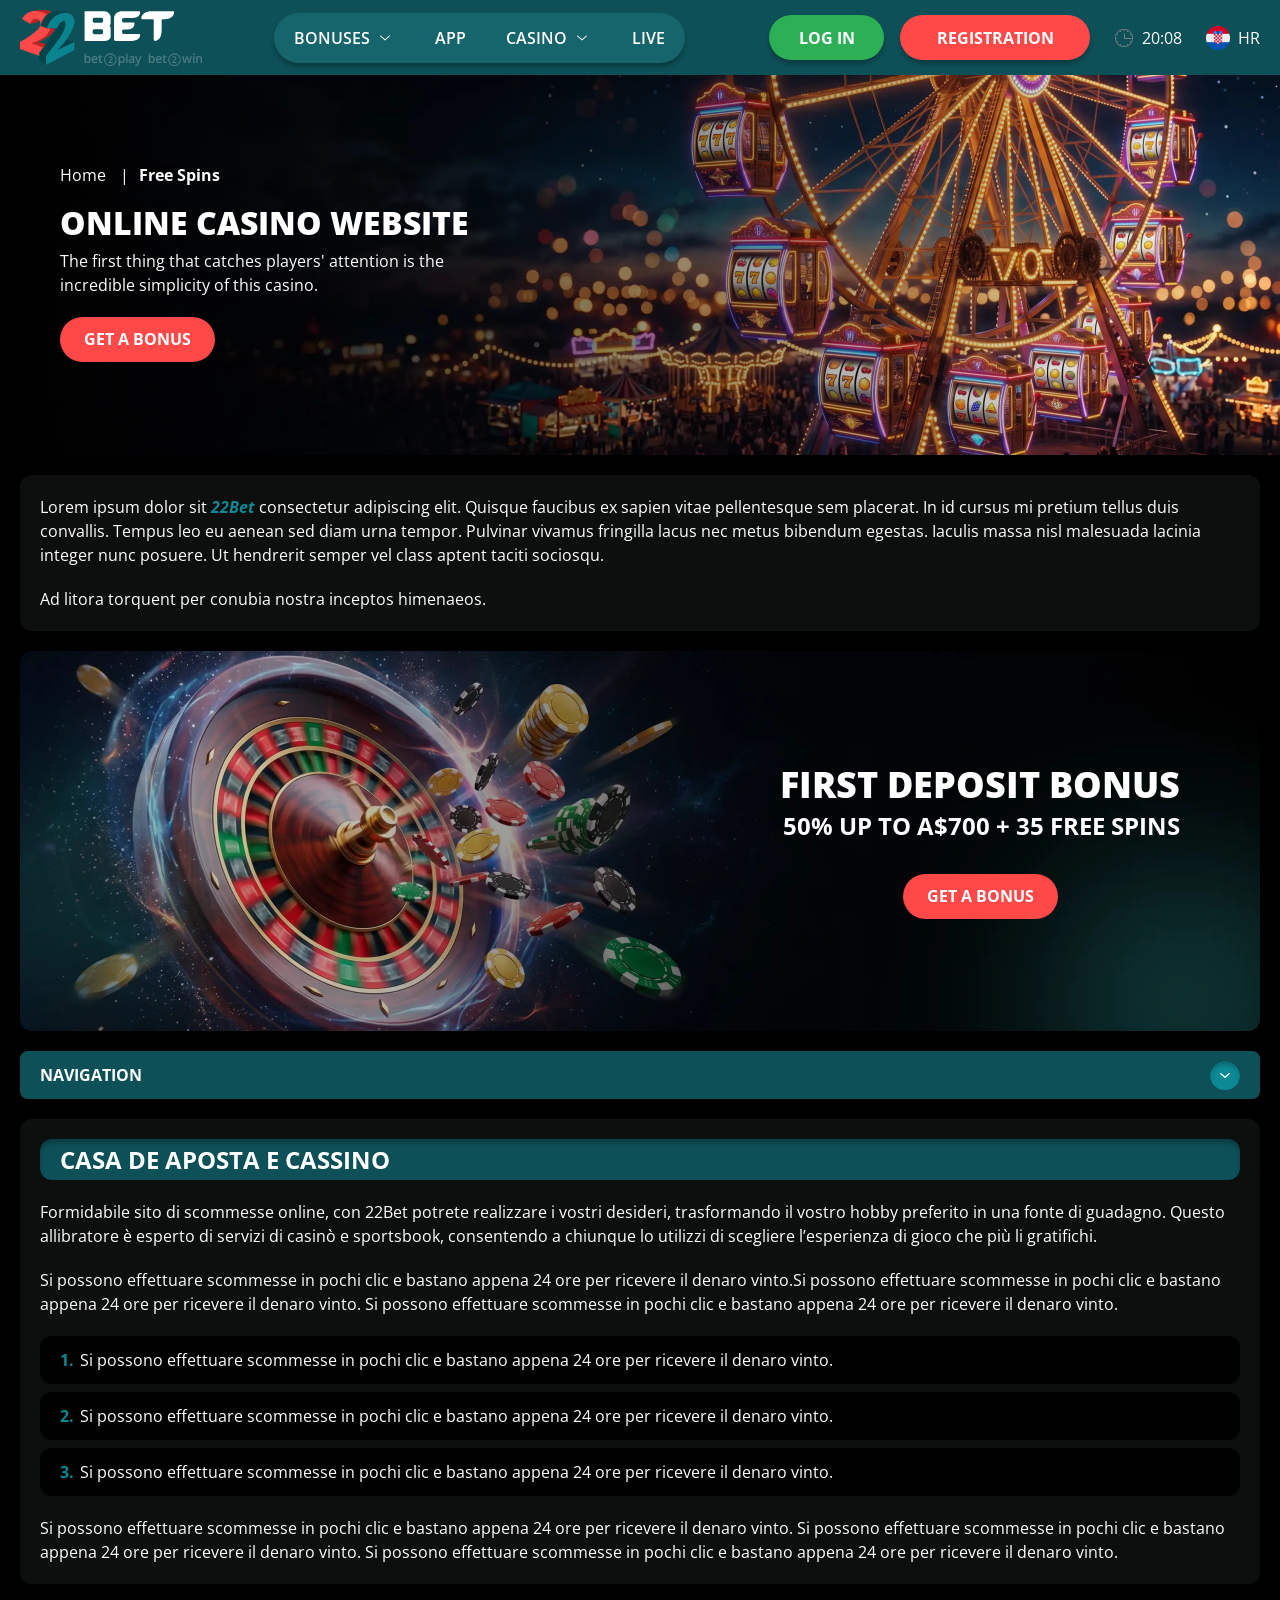
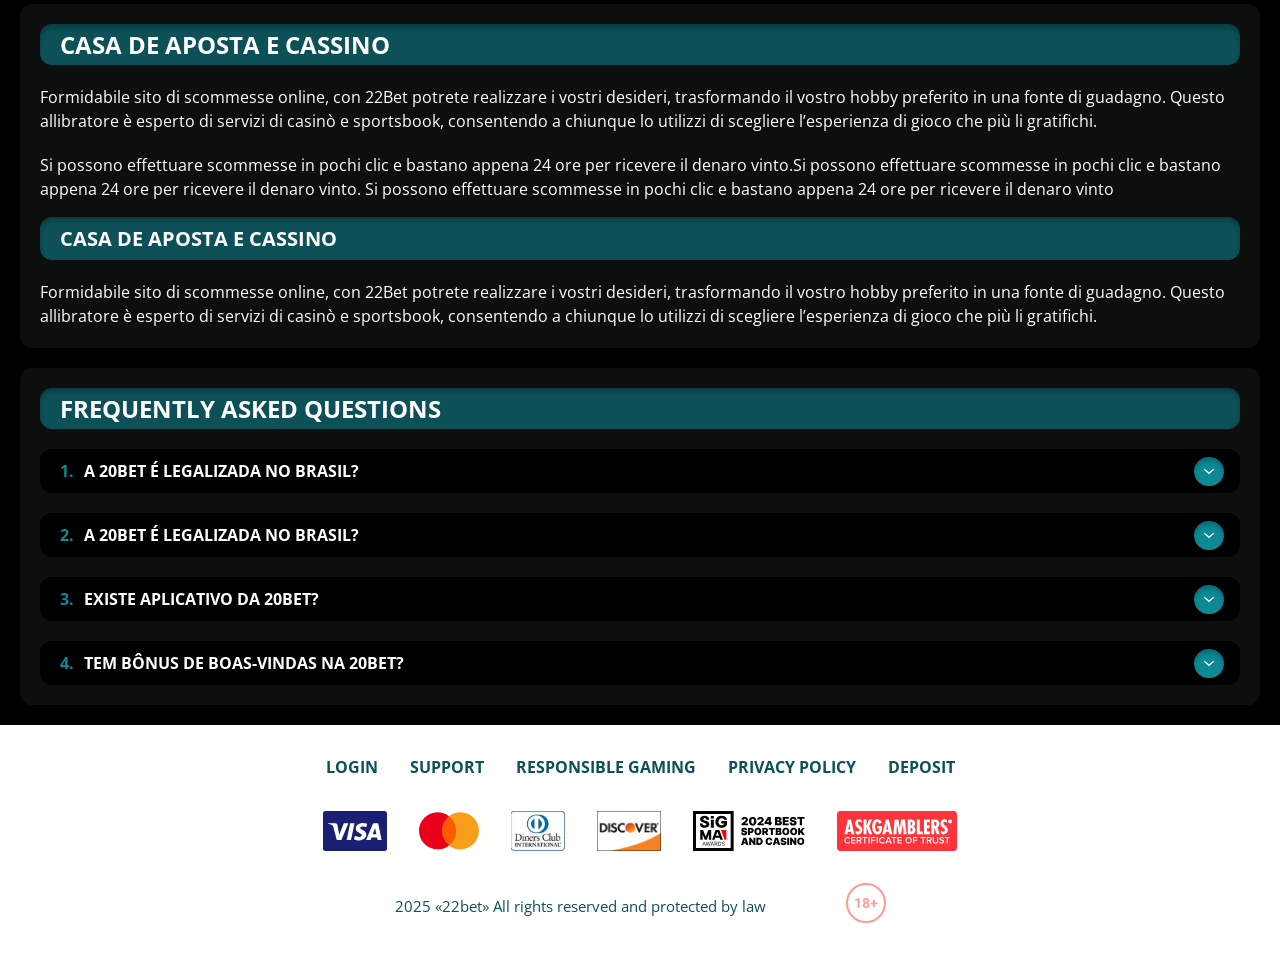
<file: freeSpins.html>
<!DOCTYPE html>
<html lang="hr">
  <head>
    <meta charset="UTF-8" />
   
    <meta name="viewport" content="width=device-width, initial-scale=1.0" />
    <title>22Bet </title>
    <meta name="description" content />
    <meta property="og:site_name" content />
    <meta property="og:title" content />
    <meta property="og:type" content="website" />
    <meta property="og:url" content />
    <meta property="og:image" content />
    <meta property="og:image:alt" content />
    <meta property="og:locale" content="hr" />
    <meta property="og:description" content />
    <link rel="preconnect" href="https://fonts.googleapis.com" />
    <link rel="preconnect" href="https://fonts.gstatic.com" crossorigin="anonymous" />
   <link href="https://fonts.googleapis.com/css2?family=Open+Sans:ital,wght@0,300..800;1,300..800&display=swap" rel="stylesheet">
<link href="https://fonts.googleapis.com/css?family=Roboto+Condensed&display=swap" rel="stylesheet">

   <link rel="stylesheet" href="./css/reset.css" />
    <link rel="stylesheet" href="./css/main.css" />
    <link rel="stylesheet" href="./css/media.css"/>
    <link rel="icon" href="./images/Group.png" type="image/x-icon"/>
    <script
    src="https://code.jquery.com/jquery-3.6.1.min.js"
    integrity="sha256-o88AwQnZB+VDvE9tvIXrMQaPlFFSUTR+nldQm1LuPXQ="
    crossorigin="anonymous"
  ></script>
  </head>
  <body>
    <header class="header">
      <section class="content header__content">
        <a href="./index.html" class="logo header__logo"
          ><img src="./images/logo.svg" alt="logo" title
        /></a>
        <button class="header__btn-menu" >
          <svg width="16px" height="16px" viewBox="0 0 16 16" xmlns="http://www.w3.org/2000/svg">
              <rect y="0" width="16" height="3" rx="1.5"></rect>
              <rect y="6.5" width="16" height="3" rx="1.5"></rect>
              <rect y="13" width="16" height="3" rx="1.5"></rect>
            </svg>
        </button>

          <nav class="menu header__menu">
            <ul class="header__menu-list">
                
              <li class="">
              <div class="header__menu-wrapper">
                <div class="js-button-expander js-button-expander--menu" >
                <a href="./bonus.html" >
                <span>Bonuses</span>
              </a>
              </div>
              <div class="header__menu-wrap js-expand-content js-expand-content--menu">
                <ul >
                  <li>
                    <a href="./freeSpins.html">
                    <span>Free Spins</span>
                  </a></li>
                  <li><a href="./promoCode.html">
                    <span>Promo Code</span>
                  </a>
                </li>
                  <li><a href="./welcomeBonus.html">
                    <span>Welcome Bonus</span>
                  </a>
                </li>
                <li><a href="./vip.html">
                    <span>VIP</span>
                  </a>
                </li>
                </ul>
              </div>
              </div>
               <a href="./bonus.html" class="header__menu-item">
                <span>Bonuses</span>
              </a>
            </li>
              <li>
                <a href="./app.html">
                 App
                </a>
              </li>
              
              <li class="">
              <div class="header__menu-wrapper">
                <div class="js-button-expander js-button-expander--menu" >
                <a href="./casino.html" >
                <span> Casino</span>
              </a>
              </div>
              <div class="header__menu-wrap js-expand-content js-expand-content--menu">
                <ul >
                  <li>
                    <a href="./slots.html">
                    <span>Slots</span>
                  </a></li>
                 
                </ul>
              </div>
              </div>
               <a href="./casino.html" class="header__menu-item">
                <span>Casino</span>
              </a>
            </li>
               <li>
                <a href="./live.html">
               Live
                </a>
              </li>
              <li>
                    <a href="./freeSpins.html">
                    <span>Free Spins</span>
                  </a></li>
                  <li><a href="./promoCode.html">
                    <span>Promo Code</span>
                  </a>
                </li>
                  <li><a href="./welcomeBonus.html">
                    <span>Welcome Bonus</span>
                  </a>
                </li>
                <li><a href="./vip.html">
                    <span>VIP</span>
                  </a>
                </li>
             <li>
                    <a href="./slots.html">
                    <span>Slots</span>
                  </a></li>
             
             
            </ul>
            <div class="header__button header__button-menu " >
              <a href="#" class="button  button__login-menu">log in</a>
              <a href="#" class="button button__menu">registration</a>
            </div>
           
          </nav>
            <a href="#" class="button button__login">log in</a>
            <a href="#" class="button button__singup">registration</a>
            <div id="clock" class="header__time">00:00</div>
            <a href="#" class="header__flag">
                <span><img src="./images/flag.png" alt="flag" title /></span>
                <span>hr</span>
              </a>
      </section>
    </header>
     <main class="main home main-page">
        <section class=" hero hero__page">
           
            <div class="background ">
              <img src="./images/layout-images/bg-freeSpin.webp" alt="hero" title />
              
            </div>
            <div class="hero__wrapper hero__wrapper-page">
              <div class="hero__data hero__data-bonus">
                <ul
                class="breadcrumbs "
                
              >
                <li
                  
                >
                  <a href="/" >
                    <span >Home</span></a
                  >
                 
                </li>
                <li
                  
                >
                  <a href="#" > <span >Free Spins</span></a>
                 
                </li>
              </ul>
                <h1 class="title general hero__title">
                  Online Casino Website
                </h1>
                 <p class="hero__text">The first thing that catches players' attention is the incredible simplicity of this casino.</p>
               
                <a href="#" class="button  hero__button ">Get a Bonus</a>
               
              </div>
             
            </div>
          </section>
      <section class="main__wrap main__wrap-page">
       
       <section class="content__wrapper content__wrapper-page">

         
        
       
          <section class="content article">
            <p>
             Lorem ipsum dolor sit <a href="#">22Bet</a> consectetur adipiscing elit. Quisque faucibus ex sapien vitae pellentesque sem placerat. In id cursus mi pretium tellus duis convallis. Tempus leo eu aenean sed diam urna tempor. Pulvinar vivamus fringilla lacus nec metus bibendum egestas. Iaculis massa nisl malesuada lacinia integer nunc posuere. Ut hendrerit semper vel class aptent taciti sociosqu.
            </p>
            <p>
             Ad litora torquent per conubia nostra inceptos himenaeos.
            </p>
          </section>
         
             
               <section class="content banner banner-main">
            <div class="background banner__background">
              
              <img src="./images/layout-images/banner-freeSpin.webp" alt="banner" title />
              
            </div>
            <div class="banner__info">
              
              <h2 class="title high banner__title-main">
                  
               first Deposit Bonus
              </h2>
            <p class="banner__subtitle">50% up to A$700 + 35 Free spins</p>
              <a href="#" class="button banner__button">Get a Bonus</a>
            </div>
          </section>
        
         <section class="content menu-review__content">
              

            
                <div class="menu__review-desk menu__review-content">Navigation</div>
                <ul class="menu__review menu__review-list">
                  <li><a href="#">Lorem ipsum dolor sit</a></li>
                    <li><a href="#">Amet consectetur adipiscing</a></li>
                      <li><a href="#">Quisque faucibus ex sapien vitae</a></li>
                        <li><a href="#">Ut hendrerit sempero</a></li>
                          <li><a href="#">Pulvinar vivamus fringilla</a></li>
                           <li><a href="#">Ad litora torquent per conubia</a></li>
                         
                          
                </ul>
             
          
          </section>
          
          
        
          <section class="content article">
            <h2 class="title high article__title">Casa de Aposta e Cassino</h2>
             
            <p>
             Formidabile sito di scommesse online, con 22Bet potrete realizzare i vostri desideri, trasformando il vostro hobby preferito in una fonte di guadagno. Questo allibratore è esperto di servizi di casinò e sportsbook, consentendo a chiunque lo utilizzi di scegliere l’esperienza di gioco che più li gratifichi.
            </p>
            <p>
             Si possono effettuare scommesse in pochi clic e bastano appena 24 ore per ricevere il denaro vinto.Si possono effettuare scommesse in pochi clic e bastano appena 24 ore per ricevere il denaro vinto. Si possono effettuare scommesse in pochi clic e bastano appena 24 ore per ricevere il denaro vinto.
            </p>
           <ol>
              <li>Si possono effettuare scommesse in pochi clic e bastano appena 24 ore per ricevere il denaro vinto.</li>
              <li>Si possono effettuare scommesse in pochi clic e bastano appena 24 ore per ricevere il denaro vinto.</li>
              <li>Si possono effettuare scommesse in pochi clic e bastano appena 24 ore per ricevere il denaro vinto.</li>
            </ol>
            <p>Si possono effettuare scommesse in pochi clic e bastano appena 24 ore per ricevere il denaro vinto. Si possono effettuare scommesse in pochi clic e bastano appena 24 ore per ricevere il denaro vinto. Si possono effettuare scommesse in pochi clic e bastano appena 24 ore per ricevere il denaro vinto.</p>
          </section>
         
         
           <section class="content article">
            <h2 class="title high article__title">Casa de Aposta e Cassino</h2>
            <p>Formidabile sito di scommesse online, con 22Bet potrete realizzare i vostri desideri, trasformando il vostro hobby preferito in una fonte di guadagno. Questo allibratore è esperto di servizi di casinò e sportsbook, consentendo a chiunque lo utilizzi di scegliere l’esperienza di gioco che più li gratifichi.</p>
            <p>Si possono effettuare scommesse in pochi clic e bastano appena 24 ore per ricevere il denaro vinto.Si possono effettuare scommesse in pochi clic e bastano appena 24 ore per ricevere il denaro vinto. Si possono effettuare scommesse in pochi clic e bastano appena 24 ore per ricevere il denaro vinto</p>
            <h3>Casa de Aposta e Cassino</h3>
            <p>Formidabile sito di scommesse online, con 22Bet potrete realizzare i vostri desideri, trasformando il vostro hobby preferito in una fonte di guadagno. Questo allibratore è esperto di servizi di casinò e sportsbook, consentendo a chiunque lo utilizzi di scegliere l’esperienza di gioco che più li gratifichi.</p>
           </section>

          <section class="content faq">
            <h2 class="title high faq__title">Frequently Asked Questions</h2>
            <ul class="faq__list " >
              <li class="faq__item"  >
                <h3 class="title medium faq__subtitle js-button-expander js-button-expander--faq"  >A 20Bet é legalizada no Brasil?
                 </h3>
                <div  class="faq__answer js-expand-content js-expand-content--faq" >
                  <p  >
                    Sim, a casa de apostas tem licença emitida por Curaçao, que é reconhecida no Brasil e a permite atuar por aqui.
                  </p>
                </div>
              </li>
              <li class="faq__item"  >
                <h3 class="title medium faq__subtitle js-button-expander js-button-expander--faq"  >A 20Bet é legalizada no Brasil?</h3>
                <div class="faq__answer js-expand-content js-expand-content--faq" >
                  <p  >
                    Sim, a casa de apostas tem licença emitida por Curaçao, que é reconhecida no Brasil e a permite atuar por aqui.
                  </p>
                </div>
              </li> 
              <li class="faq__item"  >
                <h3 class="title medium faq__subtitle js-button-expander js-button-expander--faq"  >Existe aplicativo da 20Bet?</h3>
                <div class="faq__answer js-expand-content js-expand-content--faq" >
                  <p  >
                   Sim, disponível para sistemas operacionais iOS e Android.
                  </p>
                </div>
              </li> 
              <li class="faq__item"  >
                <h3 class="title medium faq__subtitle js-button-expander js-button-expander--faq"  >Tem bônus de boas-vindas na 20Bet?</h3>
                <div class="faq__answer js-expand-content js-expand-content--faq" >
                  <p  >
                   O pacote especial para novos usuários da 20Bet paga 100% sobre o primeiro depósito, com limite de 600 BRL.
                  </p>
                </div>
              </li> 
             
            </ul>
          </section>
          
        </section> 
      
        <div class=""  onclick="scrollToTop()">
          <button class="main__arrow" id="scrollToTopBtn"></button>
        </div> 
        
      </section>
    </main> 
    <footer class=" footer ">
      <section class="content footer__content">
        <ul class="footer__menu">
         <li><a href="./login.html">Login</a></li>
         <li><a href="./support.html">Support</a></li>
         <li><a href="./responsible.html">Responsible Gaming</a></li>
         <li><a href="./policy.html">Privacy Policy</a></li>
         <li><a href="./deposit.html">Deposit</a></li>
        </ul>
       
          <ul class="footer__cards-list">
           
            <li>
              <a href="#"
                ><img src="./images/visa.svg" alt="cardvisa" title
              /></a>
            </li>
            <li>
              <a href="#"
                ><img
                  src="./images/mastercard.svg"
                  alt="mastercard"
                  title
              /></a>
            </li>
            <li>
                <a href="#"
                  ><img src="./images/diners.svg" alt="diners" title
                /></a>
              </li>
              <li>
                <a href="#"
                  ><img src="./images/discover.svg" alt="discover" title
                /></a>
              </li>
              <li>
                <a href="#"
                  ><img src="./images/sigma.svg" alt="sigma" title
                /></a>
              </li>
              <li>
                <a href="#"
                  ><img src="./images/ask.svg" alt="ask" title
                /></a>
              </li>
            
          </ul>
       
        <div class="footer__wrapp">
          <div class="footer__text">
           
            <p>2025 «22bet» All rights reserved and protected by law

</p>
           
          </div>
          <div class="footer__age">
            <img src="./images/age.svg" alt="age" title />
          </div>
        </div>
      
      </section>
    </footer>
    <script src="./js/arrowUp.js" defer></script>
    <script src="./js/sidebar.js" defer></script>
    <script src="./js/expander.js" defer></script>
    <script src="./js/mobile-menu.js" defer></script>
    <script src="./js/clock.js" defer></script>
  </body>
</html>
</file>
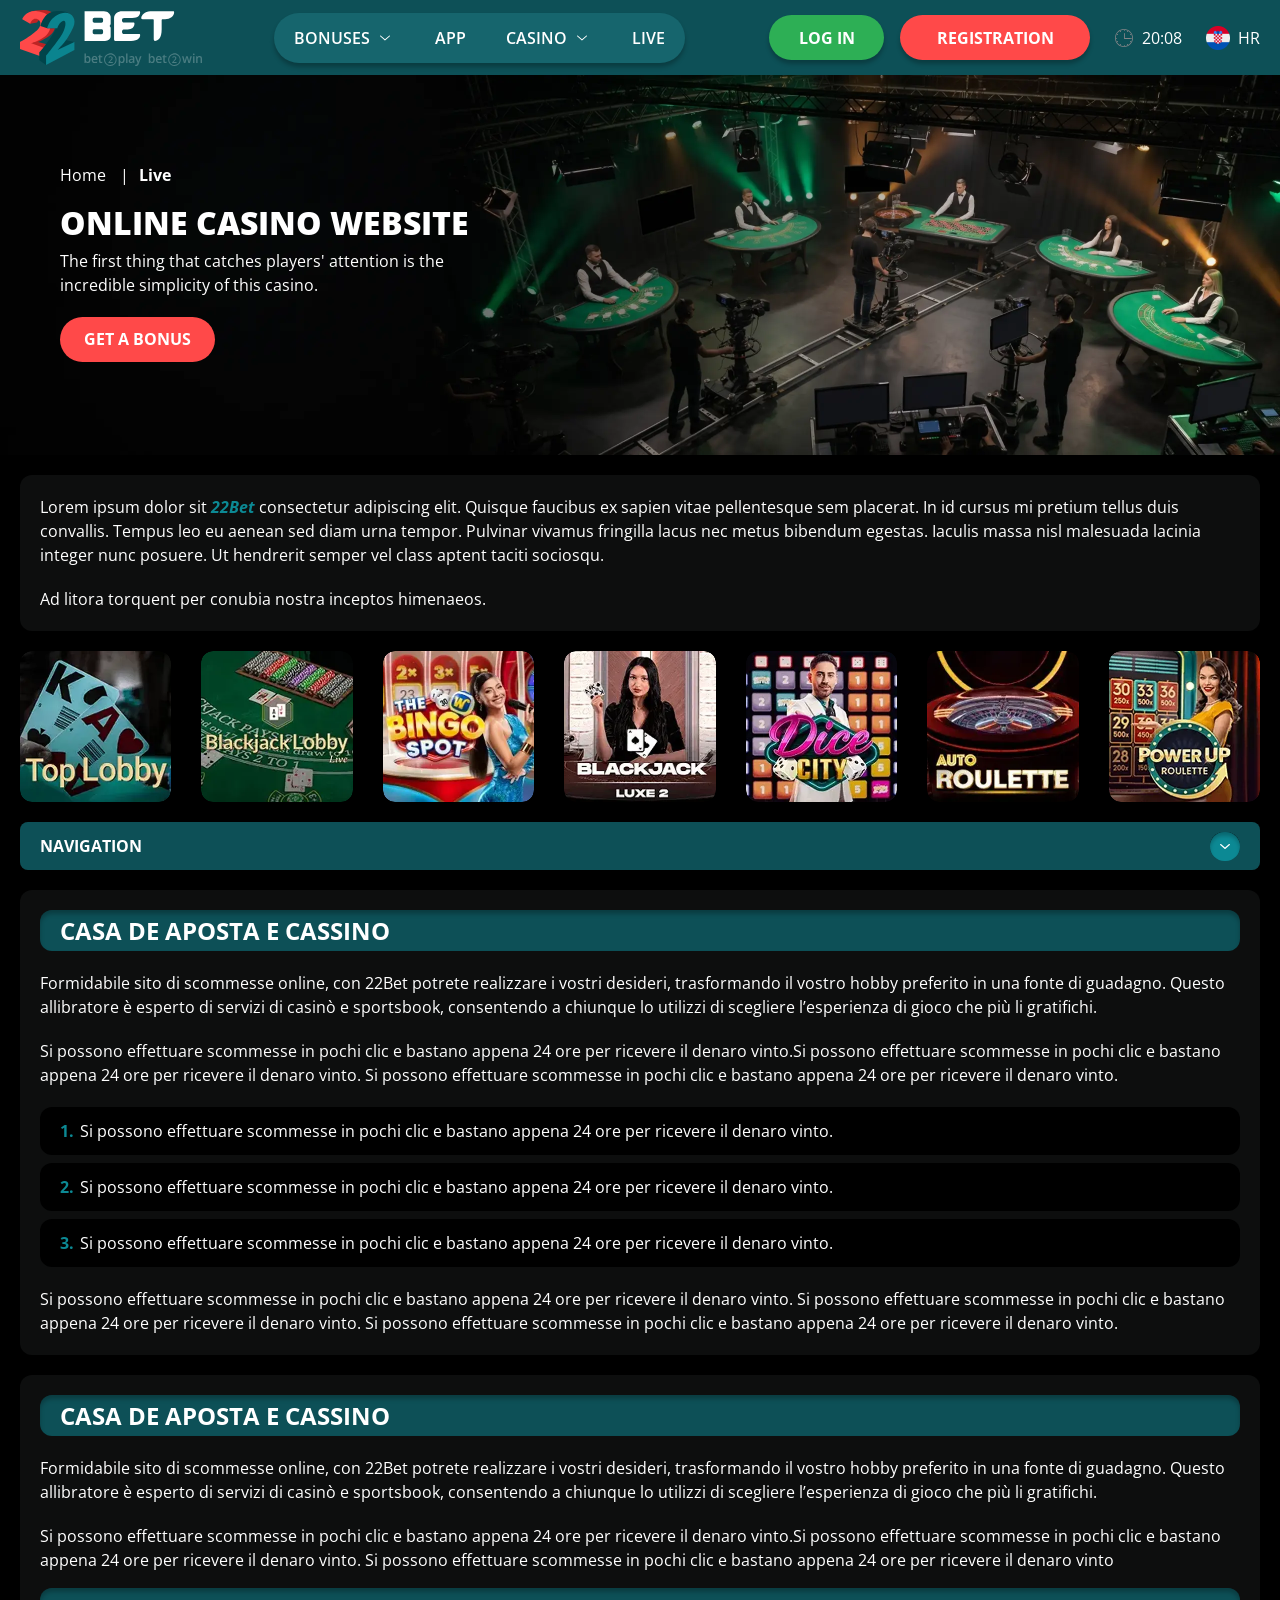
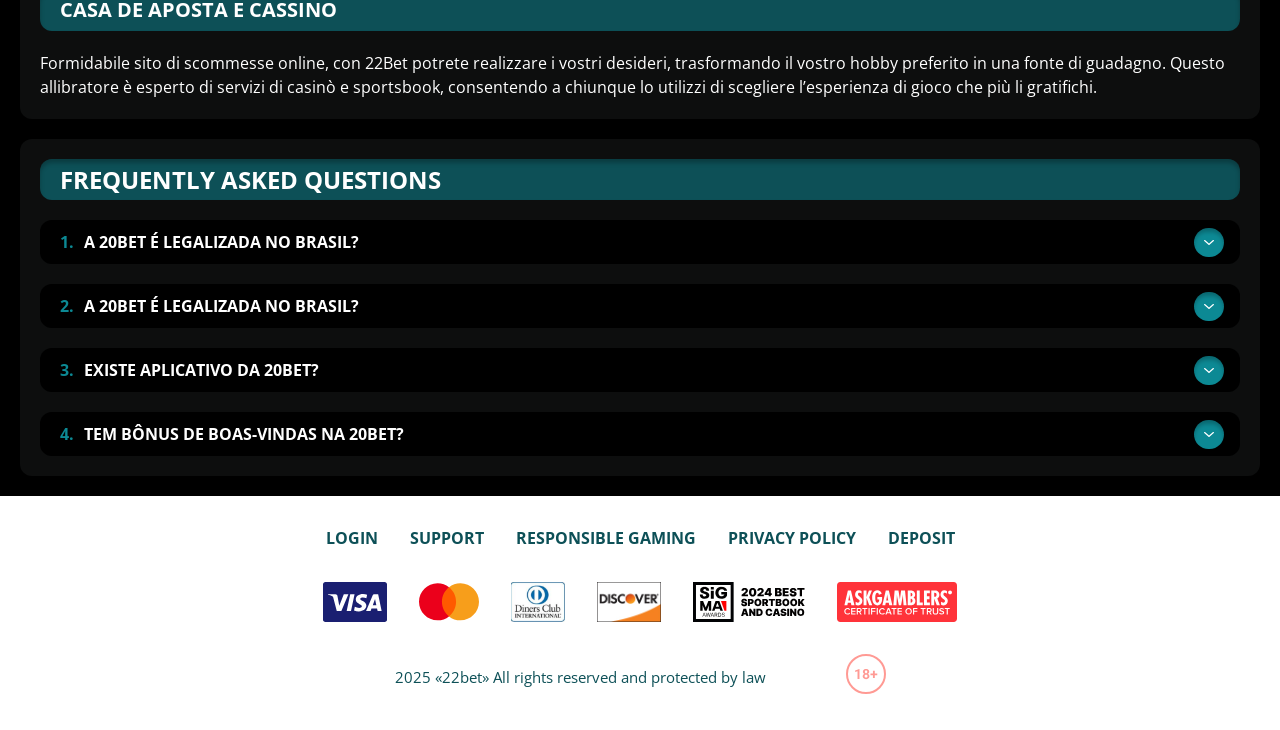
<file: live.html>
<!DOCTYPE html>
<html lang="hr">
  <head>
    <meta charset="UTF-8" />
   
    <meta name="viewport" content="width=device-width, initial-scale=1.0" />
    <title>22Bet </title>
    <meta name="description" content />
    <meta property="og:site_name" content />
    <meta property="og:title" content />
    <meta property="og:type" content="website" />
    <meta property="og:url" content />
    <meta property="og:image" content />
    <meta property="og:image:alt" content />
    <meta property="og:locale" content="hr" />
    <meta property="og:description" content />
    <link rel="preconnect" href="https://fonts.googleapis.com" />
    <link rel="preconnect" href="https://fonts.gstatic.com" crossorigin="anonymous" />
   <link href="https://fonts.googleapis.com/css2?family=Open+Sans:ital,wght@0,300..800;1,300..800&display=swap" rel="stylesheet">
<link href="https://fonts.googleapis.com/css?family=Roboto+Condensed&display=swap" rel="stylesheet">

   <link rel="stylesheet" href="./css/reset.css" />
    <link rel="stylesheet" href="./css/main.css" />
    <link rel="stylesheet" href="./css/media.css"/>
    <link rel="icon" href="./images/Group.png" type="image/x-icon"/>
    <script
    src="https://code.jquery.com/jquery-3.6.1.min.js"
    integrity="sha256-o88AwQnZB+VDvE9tvIXrMQaPlFFSUTR+nldQm1LuPXQ="
    crossorigin="anonymous"
  ></script>
  </head>
  <body>
    <header class="header">
      <section class="content header__content">
        <a href="./index.html" class="logo header__logo"
          ><img src="./images/logo.svg" alt="logo" title
        /></a>
        <button class="header__btn-menu" >
          <svg width="16px" height="16px" viewBox="0 0 16 16" xmlns="http://www.w3.org/2000/svg">
              <rect y="0" width="16" height="3" rx="1.5"></rect>
              <rect y="6.5" width="16" height="3" rx="1.5"></rect>
              <rect y="13" width="16" height="3" rx="1.5"></rect>
            </svg>
        </button>

          <nav class="menu header__menu">
            <ul class="header__menu-list">
                
              <li class="">
              <div class="header__menu-wrapper">
                <div class="js-button-expander js-button-expander--menu" >
                <a href="./bonus.html" >
                <span>Bonuses</span>
              </a>
              </div>
              <div class="header__menu-wrap js-expand-content js-expand-content--menu">
                <ul >
                  <li>
                    <a href="./freeSpins.html">
                    <span>Free Spins</span>
                  </a></li>
                  <li><a href="./promoCode.html">
                    <span>Promo Code</span>
                  </a>
                </li>
                  <li><a href="./welcomeBonus.html">
                    <span>Welcome Bonus</span>
                  </a>
                </li>
                <li><a href="./vip.html">
                    <span>VIP</span>
                  </a>
                </li>
                </ul>
              </div>
              </div>
               <a href="./bonus.html" class="header__menu-item">
                <span>Bonuses</span>
              </a>
            </li>
              <li>
                <a href="./app.html">
                 App
                </a>
              </li>
              
              <li class="">
              <div class="header__menu-wrapper">
                <div class="js-button-expander js-button-expander--menu" >
                <a href="./casino.html" >
                <span> Casino</span>
              </a>
              </div>
              <div class="header__menu-wrap js-expand-content js-expand-content--menu">
                <ul >
                  <li>
                    <a href="./slots.html">
                    <span>Slots</span>
                  </a></li>
                 
                </ul>
              </div>
              </div>
               <a href="./casino.html" class="header__menu-item">
                <span>Casino</span>
              </a>
            </li>
               <li>
                <a href="./live.html">
               Live
                </a>
              </li>
              <li>
                    <a href="./freeSpins.html">
                    <span>Free Spins</span>
                  </a></li>
                  <li><a href="./promoCode.html">
                    <span>Promo Code</span>
                  </a>
                </li>
                  <li><a href="./welcomeBonus.html">
                    <span>Welcome Bonus</span>
                  </a>
                </li>
                <li><a href="./vip.html">
                    <span>VIP</span>
                  </a>
                </li>
             <li>
                    <a href="./slots.html">
                    <span>Slots</span>
                  </a></li>
             
             
            </ul>
            <div class="header__button header__button-menu " >
              <a href="#" class="button  button__login-menu">log in</a>
              <a href="#" class="button button__menu">registration</a>
            </div>
           
          </nav>
            <a href="#" class="button button__login">log in</a>
            <a href="#" class="button button__singup">registration</a>
            <div id="clock" class="header__time">00:00</div>
            <a href="#" class="header__flag">
                <span><img src="./images/flag.png" alt="flag" title /></span>
                <span>hr</span>
              </a>
      </section>
    </header>
     <main class="main home main-page">
        <section class=" hero hero__page">
           
            <div class="background ">
              <img src="./images/live/bg-live.webp" alt="hero" title />
              
            </div>
            <div class="hero__wrapper hero__wrapper-page">
              <div class="hero__data hero__data-bonus">
                <ul
                class="breadcrumbs "
                
              >
                <li
                  
                >
                  <a href="/" >
                    <span >Home</span></a
                  >
                 
                </li>
                <li
                  
                >
                  <a href="#" > <span >Live</span></a>
                 
                </li>
              </ul>
                <h1 class="title general hero__title">
                  Online Casino Website
                </h1>
                 <p class="hero__text">The first thing that catches players' attention is the incredible simplicity of this casino.</p>
               
                <a href="#" class="button  hero__button ">Get a Bonus</a>
               
              </div>
             
            </div>
          </section>
      <section class="main__wrap main__wrap-page">
       
       <section class="content__wrapper content__wrapper-page">

         
        
       
          <section class="content article">
            <p>
             Lorem ipsum dolor sit <a href="#">22Bet</a> consectetur adipiscing elit. Quisque faucibus ex sapien vitae pellentesque sem placerat. In id cursus mi pretium tellus duis convallis. Tempus leo eu aenean sed diam urna tempor. Pulvinar vivamus fringilla lacus nec metus bibendum egestas. Iaculis massa nisl malesuada lacinia integer nunc posuere. Ut hendrerit semper vel class aptent taciti sociosqu.
            </p>
            <p>
             Ad litora torquent per conubia nostra inceptos himenaeos.
            </p>
          </section>
               <section class="content casino">
           
              <ul class="casino__list ">
                <li class="casino__item">
                   <a href="#">
                     <div class="casino__wrapper">
                      <img class="casino__img" src="./images/live/card-live1.webp" alt="" title>
                    <div class="casino__hover casino__hover-live">
                        
                        <div class="casino-box">
                            
                        <span href="#" class="button  casino__buttons"><img src="./images/card-button.svg" alt="" title></span>
                        </div>
                    </div>
                    </div>
                    
                   </a>
                </li>
                <li class="casino__item">
                <a href="#">
                     <div class="casino__wrapper">
                      <img class="casino__img" src="./images/live/card-live2.webp" alt="" title>
                    <div class="casino__hover casino__hover-live">
                        
                        <div class="casino-box">
                            
                        <span href="#" class="button  casino__buttons"><img src="./images/card-button.svg" alt="" title></span>
                        </div>
                    </div>
                    </div>
                    
                   </a>
              </li>
              <li class="casino__item">
               <a href="#">
                     <div class="casino__wrapper">
                      <img class="casino__img" src="./images/live/card-live3.webp" alt="" title>
                    <div class="casino__hover casino__hover-live">
                        
                        <div class="casino-box">
                            
                        <span href="#" class="button  casino__buttons"><img src="./images/card-button.svg" alt="" title></span>
                        </div>
                    </div>
                    </div>
                    
                   </a>
            </li>
             <li class="casino__item">
                <a href="#">
                     <div class="casino__wrapper">
                      <img class="casino__img" src="./images/live/card-live4.webp" alt="" title>
                    <div class="casino__hover casino__hover-live">
                        
                        <div class="casino-box">
                            
                        <span href="#" class="button  casino__buttons"><img src="./images/card-button.svg" alt="" title></span>
                        </div>
                    </div>
                    </div>
                    
                   </a>
            </li>
            <li class="casino__item">
              <a href="#">
                     <div class="casino__wrapper">
                      <img class="casino__img" src="./images/live/card-live5.webp" alt="" title>
                    <div class="casino__hover casino__hover-live">
                        
                        <div class="casino-box">
                            
                        <span href="#" class="button  casino__buttons"><img src="./images/card-button.svg" alt="" title></span>
                        </div>
                    </div>
                    </div>
                    
                   </a>
            </li>
            <li class="casino__item">
               <a href="#">
                     <div class="casino__wrapper">
                      <img class="casino__img" src="./images/live/card-live6.webp" alt="" title>
                    <div class="casino__hover casino__hover-live">
                        
                        <div class="casino-box">
                            
                        <span href="#" class="button  casino__buttons"><img src="./images/card-button.svg" alt="" title></span>
                        </div>
                    </div>
                    </div>
                    
                   </a>
            </li>
             <li class="casino__item">
               <a href="#">
                     <div class="casino__wrapper">
                      <img class="casino__img" src="./images/live/card-live7.webp" alt="" title>
                    <div class="casino__hover casino__hover-live">
                        
                        <div class="casino-box">
                            
                        <span href="#" class="button  casino__buttons"><img src="./images/card-button.svg" alt="" title></span>
                        </div>
                    </div>
                    </div>
                    
                   </a>
            </li>
           
    
      

              </ul>
         </section>
             
        
        
      <section class="content menu-review__content">
              

            
                <div class="menu__review-desk menu__review-content">Navigation</div>
                <ul class="menu__review menu__review-list">
                  <li><a href="#">Lorem ipsum dolor sit</a></li>
                    <li><a href="#">Amet consectetur adipiscing</a></li>
                      <li><a href="#">Quisque faucibus ex sapien vitae</a></li>
                        <li><a href="#">Ut hendrerit sempero</a></li>
                          <li><a href="#">Pulvinar vivamus fringilla</a></li>
                           <li><a href="#">Ad litora torquent per conubia</a></li>
                         
                          
                </ul>
             
          
          </section>
          
        
          <section class="content article">
            <h2 class="title high article__title">Casa de Aposta e Cassino</h2>
             
            <p>
             Formidabile sito di scommesse online, con 22Bet potrete realizzare i vostri desideri, trasformando il vostro hobby preferito in una fonte di guadagno. Questo allibratore è esperto di servizi di casinò e sportsbook, consentendo a chiunque lo utilizzi di scegliere l’esperienza di gioco che più li gratifichi.
            </p>
            <p>
             Si possono effettuare scommesse in pochi clic e bastano appena 24 ore per ricevere il denaro vinto.Si possono effettuare scommesse in pochi clic e bastano appena 24 ore per ricevere il denaro vinto. Si possono effettuare scommesse in pochi clic e bastano appena 24 ore per ricevere il denaro vinto.
            </p>
           <ol>
              <li>Si possono effettuare scommesse in pochi clic e bastano appena 24 ore per ricevere il denaro vinto.</li>
              <li>Si possono effettuare scommesse in pochi clic e bastano appena 24 ore per ricevere il denaro vinto.</li>
              <li>Si possono effettuare scommesse in pochi clic e bastano appena 24 ore per ricevere il denaro vinto.</li>
            </ol>
            <p>Si possono effettuare scommesse in pochi clic e bastano appena 24 ore per ricevere il denaro vinto. Si possono effettuare scommesse in pochi clic e bastano appena 24 ore per ricevere il denaro vinto. Si possono effettuare scommesse in pochi clic e bastano appena 24 ore per ricevere il denaro vinto.</p>
          </section>
         
         
           <section class="content article">
            <h2 class="title high article__title">Casa de Aposta e Cassino</h2>
            <p>Formidabile sito di scommesse online, con 22Bet potrete realizzare i vostri desideri, trasformando il vostro hobby preferito in una fonte di guadagno. Questo allibratore è esperto di servizi di casinò e sportsbook, consentendo a chiunque lo utilizzi di scegliere l’esperienza di gioco che più li gratifichi.</p>
            <p>Si possono effettuare scommesse in pochi clic e bastano appena 24 ore per ricevere il denaro vinto.Si possono effettuare scommesse in pochi clic e bastano appena 24 ore per ricevere il denaro vinto. Si possono effettuare scommesse in pochi clic e bastano appena 24 ore per ricevere il denaro vinto</p>
            <h3>Casa de Aposta e Cassino</h3>
            <p>Formidabile sito di scommesse online, con 22Bet potrete realizzare i vostri desideri, trasformando il vostro hobby preferito in una fonte di guadagno. Questo allibratore è esperto di servizi di casinò e sportsbook, consentendo a chiunque lo utilizzi di scegliere l’esperienza di gioco che più li gratifichi.</p>
           </section>

          <section class="content faq">
            <h2 class="title high faq__title">Frequently Asked Questions</h2>
            <ul class="faq__list " >
              <li class="faq__item"  >
                <h3 class="title medium faq__subtitle js-button-expander js-button-expander--faq"  >A 20Bet é legalizada no Brasil?
                 </h3>
                <div  class="faq__answer js-expand-content js-expand-content--faq" >
                  <p  >
                    Sim, a casa de apostas tem licença emitida por Curaçao, que é reconhecida no Brasil e a permite atuar por aqui.
                  </p>
                </div>
              </li>
              <li class="faq__item"  >
                <h3 class="title medium faq__subtitle js-button-expander js-button-expander--faq"  >A 20Bet é legalizada no Brasil?</h3>
                <div class="faq__answer js-expand-content js-expand-content--faq" >
                  <p  >
                    Sim, a casa de apostas tem licença emitida por Curaçao, que é reconhecida no Brasil e a permite atuar por aqui.
                  </p>
                </div>
              </li> 
              <li class="faq__item"  >
                <h3 class="title medium faq__subtitle js-button-expander js-button-expander--faq"  >Existe aplicativo da 20Bet?</h3>
                <div class="faq__answer js-expand-content js-expand-content--faq" >
                  <p  >
                   Sim, disponível para sistemas operacionais iOS e Android.
                  </p>
                </div>
              </li> 
              <li class="faq__item"  >
                <h3 class="title medium faq__subtitle js-button-expander js-button-expander--faq"  >Tem bônus de boas-vindas na 20Bet?</h3>
                <div class="faq__answer js-expand-content js-expand-content--faq" >
                  <p  >
                   O pacote especial para novos usuários da 20Bet paga 100% sobre o primeiro depósito, com limite de 600 BRL.
                  </p>
                </div>
              </li> 
             
            </ul>
          </section>
          
        </section> 
      
        <div class=""  onclick="scrollToTop()">
          <button class="main__arrow" id="scrollToTopBtn"></button>
        </div> 
        
      </section>
    </main> 
       <footer class=" footer ">
      <section class="content footer__content">
        <ul class="footer__menu">
         <li><a href="./login.html">Login</a></li>
         <li><a href="./support.html">Support</a></li>
         <li><a href="./responsible.html">Responsible Gaming</a></li>
         <li><a href="./policy.html">Privacy Policy</a></li>
         <li><a href="./deposit.html">Deposit</a></li>
        </ul>
       
          <ul class="footer__cards-list">
           
            <li>
              <a href="#"
                ><img src="./images/visa.svg" alt="cardvisa" title
              /></a>
            </li>
            <li>
              <a href="#"
                ><img
                  src="./images/mastercard.svg"
                  alt="mastercard"
                  title
              /></a>
            </li>
            <li>
                <a href="#"
                  ><img src="./images/diners.svg" alt="diners" title
                /></a>
              </li>
              <li>
                <a href="#"
                  ><img src="./images/discover.svg" alt="discover" title
                /></a>
              </li>
              <li>
                <a href="#"
                  ><img src="./images/sigma.svg" alt="sigma" title
                /></a>
              </li>
              <li>
                <a href="#"
                  ><img src="./images/ask.svg" alt="ask" title
                /></a>
              </li>
            
          </ul>
       
        <div class="footer__wrapp">
          <div class="footer__text">
           
            <p>2025 «22bet» All rights reserved and protected by law

</p>
           
          </div>
          <div class="footer__age">
            <img src="./images/age.svg" alt="age" title />
          </div>
        </div>
      
      </section>
    </footer>
    <script src="./js/arrowUp.js" defer></script>
    <script src="./js/sidebar.js" defer></script>
    <script src="./js/expander.js" defer></script>
    <script src="./js/mobile-menu.js" defer></script>
    <script src="./js/clock.js" defer></script>
  </body>
</html>
</file>
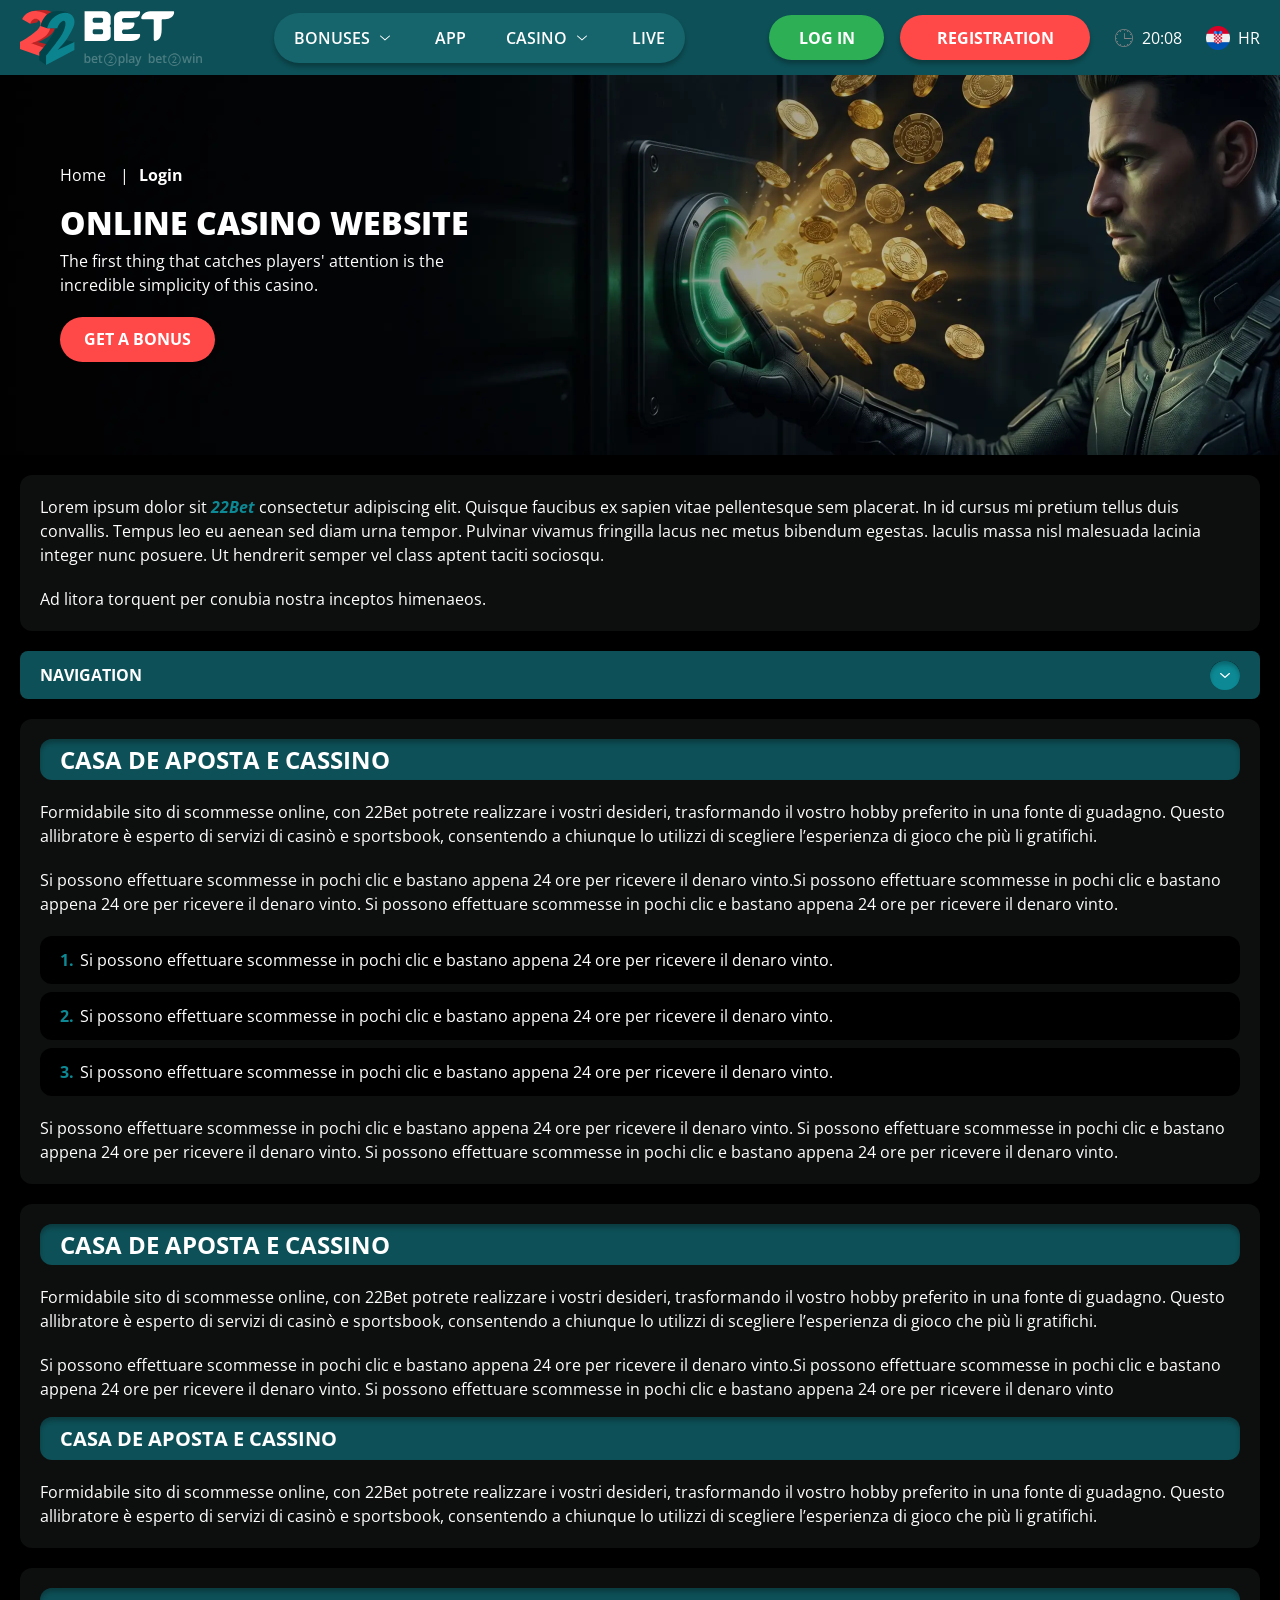
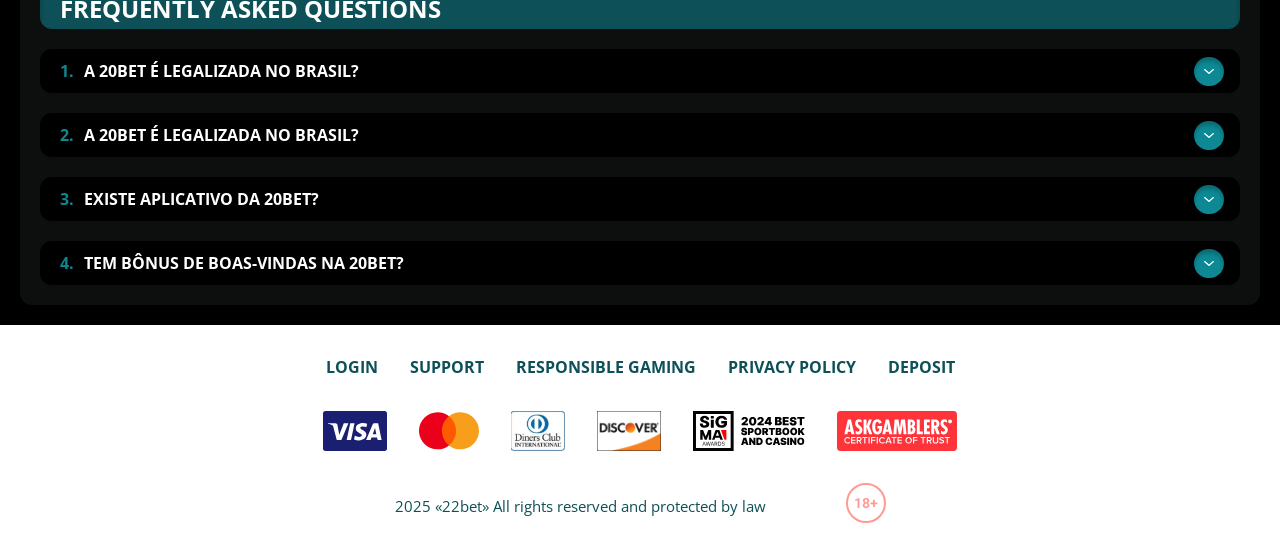
<file: login.html>
<!DOCTYPE html>
<html lang="hr">
  <head>
    <meta charset="UTF-8" />
   
    <meta name="viewport" content="width=device-width, initial-scale=1.0" />
    <title>22Bet </title>
    <meta name="description" content />
    <meta property="og:site_name" content />
    <meta property="og:title" content />
    <meta property="og:type" content="website" />
    <meta property="og:url" content />
    <meta property="og:image" content />
    <meta property="og:image:alt" content />
    <meta property="og:locale" content="hr" />
    <meta property="og:description" content />
    <link rel="preconnect" href="https://fonts.googleapis.com" />
    <link rel="preconnect" href="https://fonts.gstatic.com" crossorigin="anonymous" />
   <link href="https://fonts.googleapis.com/css2?family=Open+Sans:ital,wght@0,300..800;1,300..800&display=swap" rel="stylesheet">
<link href="https://fonts.googleapis.com/css?family=Roboto+Condensed&display=swap" rel="stylesheet">

   <link rel="stylesheet" href="./css/reset.css" />
    <link rel="stylesheet" href="./css/main.css" />
    <link rel="stylesheet" href="./css/media.css"/>
    <link rel="icon" href="./images/Group.png" type="image/x-icon"/>
    <script
    src="https://code.jquery.com/jquery-3.6.1.min.js"
    integrity="sha256-o88AwQnZB+VDvE9tvIXrMQaPlFFSUTR+nldQm1LuPXQ="
    crossorigin="anonymous"
  ></script>
  </head>
  <body>
    <header class="header">
      <section class="content header__content">
        <a href="./index.html" class="logo header__logo"
          ><img src="./images/logo.svg" alt="logo" title
        /></a>
        <button class="header__btn-menu" >
          <svg width="16px" height="16px" viewBox="0 0 16 16" xmlns="http://www.w3.org/2000/svg">
              <rect y="0" width="16" height="3" rx="1.5"></rect>
              <rect y="6.5" width="16" height="3" rx="1.5"></rect>
              <rect y="13" width="16" height="3" rx="1.5"></rect>
            </svg>
        </button>

          <nav class="menu header__menu">
            <ul class="header__menu-list">
                
              <li class="">
              <div class="header__menu-wrapper">
                <div class="js-button-expander js-button-expander--menu" >
                <a href="./bonus.html" >
                <span>Bonuses</span>
              </a>
              </div>
              <div class="header__menu-wrap js-expand-content js-expand-content--menu">
                <ul >
                  <li>
                    <a href="./freeSpins.html">
                    <span>Free Spins</span>
                  </a></li>
                  <li><a href="./promoCode.html">
                    <span>Promo Code</span>
                  </a>
                </li>
                  <li><a href="./welcomeBonus.html">
                    <span>Welcome Bonus</span>
                  </a>
                </li>
                <li><a href="./vip.html">
                    <span>VIP</span>
                  </a>
                </li>
                </ul>
              </div>
              </div>
               <a href="./bonus.html" class="header__menu-item">
                <span>Bonuses</span>
              </a>
            </li>
              <li>
                <a href="./app.html">
                 App
                </a>
              </li>
              
              <li class="">
              <div class="header__menu-wrapper">
                <div class="js-button-expander js-button-expander--menu" >
                <a href="./casino.html" >
                <span> Casino</span>
              </a>
              </div>
              <div class="header__menu-wrap js-expand-content js-expand-content--menu">
                <ul >
                  <li>
                    <a href="./slots.html">
                    <span>Slots</span>
                  </a></li>
                 
                </ul>
              </div>
              </div>
               <a href="./casino.html" class="header__menu-item">
                <span>Casino</span>
              </a>
            </li>
               <li>
                <a href="./live.html">
               Live
                </a>
              </li>
              <li>
                    <a href="./freeSpins.html">
                    <span>Free Spins</span>
                  </a></li>
                  <li><a href="./promoCode.html">
                    <span>Promo Code</span>
                  </a>
                </li>
                  <li><a href="./welcomeBonus.html">
                    <span>Welcome Bonus</span>
                  </a>
                </li>
                <li><a href="./vip.html">
                    <span>VIP</span>
                  </a>
                </li>
             <li>
                    <a href="./slots.html">
                    <span>Slots</span>
                  </a></li>
             
             
            </ul>
            <div class="header__button header__button-menu " >
              <a href="#" class="button  button__login-menu">log in</a>
              <a href="#" class="button button__menu">registration</a>
            </div>
           
          </nav>
            <a href="#" class="button button__login">log in</a>
            <a href="#" class="button button__singup">registration</a>
            <div id="clock" class="header__time">00:00</div>
            <a href="#" class="header__flag">
                <span><img src="./images/flag.png" alt="flag" title /></span>
                <span>hr</span>
              </a>
      </section>
    </header>
     <main class="main home main-page">
        <section class=" hero hero__page">
           
            <div class="background background-pageLogin">
              <img src="./images/layout-images/bg-login.webp" alt="hero" title />
              
            </div>
            <div class="hero__wrapper hero__wrapper-page">
              <div class="hero__data hero__data-bonus">
                <ul
                class="breadcrumbs "
                
              >
                <li
                  
                >
                  <a href="/" >
                    <span >Home</span></a
                  >
                 
                </li>
                <li
                  
                >
                  <a href="#" > <span >Login</span></a>
                 
                </li>
              </ul>
                <h1 class="title general hero__title">
                  Online Casino Website
                </h1>
                 <p class="hero__text">The first thing that catches players' attention is the incredible simplicity of this casino.</p>
               
                <a href="#" class="button  hero__button ">Get a Bonus</a>
               
              </div>
             
            </div>
          </section>
      <section class="main__wrap main__wrap-page">
       
       <section class="content__wrapper content__wrapper-page">

         
        
       
          <section class="content article">
            <p>
             Lorem ipsum dolor sit <a href="#">22Bet</a> consectetur adipiscing elit. Quisque faucibus ex sapien vitae pellentesque sem placerat. In id cursus mi pretium tellus duis convallis. Tempus leo eu aenean sed diam urna tempor. Pulvinar vivamus fringilla lacus nec metus bibendum egestas. Iaculis massa nisl malesuada lacinia integer nunc posuere. Ut hendrerit semper vel class aptent taciti sociosqu.
            </p>
            <p>
             Ad litora torquent per conubia nostra inceptos himenaeos.
            </p>
          </section>
        
        
              <section class="content menu-review__content">
              

            
                <div class="menu__review-desk menu__review-content">Navigation</div>
                <ul class="menu__review menu__review-list">
                  <li><a href="#">Lorem ipsum dolor sit</a></li>
                    <li><a href="#">Amet consectetur adipiscing</a></li>
                      <li><a href="#">Quisque faucibus ex sapien vitae</a></li>
                        <li><a href="#">Ut hendrerit sempero</a></li>
                          <li><a href="#">Pulvinar vivamus fringilla</a></li>
                           <li><a href="#">Ad litora torquent per conubia</a></li>
                         
                          
                </ul>
             
          
          </section>
          
        
          <section class="content article">
            <h2 class="title high article__title">Casa de Aposta e Cassino</h2>
             
            <p>
             Formidabile sito di scommesse online, con 22Bet potrete realizzare i vostri desideri, trasformando il vostro hobby preferito in una fonte di guadagno. Questo allibratore è esperto di servizi di casinò e sportsbook, consentendo a chiunque lo utilizzi di scegliere l’esperienza di gioco che più li gratifichi.
            </p>
            <p>
             Si possono effettuare scommesse in pochi clic e bastano appena 24 ore per ricevere il denaro vinto.Si possono effettuare scommesse in pochi clic e bastano appena 24 ore per ricevere il denaro vinto. Si possono effettuare scommesse in pochi clic e bastano appena 24 ore per ricevere il denaro vinto.
            </p>
           <ol>
              <li>Si possono effettuare scommesse in pochi clic e bastano appena 24 ore per ricevere il denaro vinto.</li>
              <li>Si possono effettuare scommesse in pochi clic e bastano appena 24 ore per ricevere il denaro vinto.</li>
              <li>Si possono effettuare scommesse in pochi clic e bastano appena 24 ore per ricevere il denaro vinto.</li>
            </ol>
            <p>Si possono effettuare scommesse in pochi clic e bastano appena 24 ore per ricevere il denaro vinto. Si possono effettuare scommesse in pochi clic e bastano appena 24 ore per ricevere il denaro vinto. Si possono effettuare scommesse in pochi clic e bastano appena 24 ore per ricevere il denaro vinto.</p>
          </section>
         
         
           <section class="content article">
            <h2 class="title high article__title">Casa de Aposta e Cassino</h2>
            <p>Formidabile sito di scommesse online, con 22Bet potrete realizzare i vostri desideri, trasformando il vostro hobby preferito in una fonte di guadagno. Questo allibratore è esperto di servizi di casinò e sportsbook, consentendo a chiunque lo utilizzi di scegliere l’esperienza di gioco che più li gratifichi.</p>
            <p>Si possono effettuare scommesse in pochi clic e bastano appena 24 ore per ricevere il denaro vinto.Si possono effettuare scommesse in pochi clic e bastano appena 24 ore per ricevere il denaro vinto. Si possono effettuare scommesse in pochi clic e bastano appena 24 ore per ricevere il denaro vinto</p>
            <h3>Casa de Aposta e Cassino</h3>
            <p>Formidabile sito di scommesse online, con 22Bet potrete realizzare i vostri desideri, trasformando il vostro hobby preferito in una fonte di guadagno. Questo allibratore è esperto di servizi di casinò e sportsbook, consentendo a chiunque lo utilizzi di scegliere l’esperienza di gioco che più li gratifichi.</p>
           </section>

          <section class="content faq">
            <h2 class="title high faq__title">Frequently Asked Questions</h2>
            <ul class="faq__list " >
              <li class="faq__item"  >
                <h3 class="title medium faq__subtitle js-button-expander js-button-expander--faq"  >A 20Bet é legalizada no Brasil?
                 </h3>
                <div  class="faq__answer js-expand-content js-expand-content--faq" >
                  <p  >
                    Sim, a casa de apostas tem licença emitida por Curaçao, que é reconhecida no Brasil e a permite atuar por aqui.
                  </p>
                </div>
              </li>
              <li class="faq__item"  >
                <h3 class="title medium faq__subtitle js-button-expander js-button-expander--faq"  >A 20Bet é legalizada no Brasil?</h3>
                <div class="faq__answer js-expand-content js-expand-content--faq" >
                  <p  >
                    Sim, a casa de apostas tem licença emitida por Curaçao, que é reconhecida no Brasil e a permite atuar por aqui.
                  </p>
                </div>
              </li> 
              <li class="faq__item"  >
                <h3 class="title medium faq__subtitle js-button-expander js-button-expander--faq"  >Existe aplicativo da 20Bet?</h3>
                <div class="faq__answer js-expand-content js-expand-content--faq" >
                  <p  >
                   Sim, disponível para sistemas operacionais iOS e Android.
                  </p>
                </div>
              </li> 
              <li class="faq__item"  >
                <h3 class="title medium faq__subtitle js-button-expander js-button-expander--faq"  >Tem bônus de boas-vindas na 20Bet?</h3>
                <div class="faq__answer js-expand-content js-expand-content--faq" >
                  <p  >
                   O pacote especial para novos usuários da 20Bet paga 100% sobre o primeiro depósito, com limite de 600 BRL.
                  </p>
                </div>
              </li> 
             
            </ul>
          </section>
          
        </section> 
      
        <div class=""  onclick="scrollToTop()">
          <button class="main__arrow" id="scrollToTopBtn"></button>
        </div> 
        
      </section>
    </main> 
      <footer class=" footer ">
      <section class="content footer__content">
        <ul class="footer__menu">
         <li><a href="./login.html">Login</a></li>
         <li><a href="./support.html">Support</a></li>
         <li><a href="./responsible.html">Responsible Gaming</a></li>
         <li><a href="./policy.html">Privacy Policy</a></li>
         <li><a href="./deposit.html">Deposit</a></li>
        </ul>
       
          <ul class="footer__cards-list">
           
            <li>
              <a href="#"
                ><img src="./images/visa.svg" alt="cardvisa" title
              /></a>
            </li>
            <li>
              <a href="#"
                ><img
                  src="./images/mastercard.svg"
                  alt="mastercard"
                  title
              /></a>
            </li>
            <li>
                <a href="#"
                  ><img src="./images/diners.svg" alt="diners" title
                /></a>
              </li>
              <li>
                <a href="#"
                  ><img src="./images/discover.svg" alt="discover" title
                /></a>
              </li>
              <li>
                <a href="#"
                  ><img src="./images/sigma.svg" alt="sigma" title
                /></a>
              </li>
              <li>
                <a href="#"
                  ><img src="./images/ask.svg" alt="ask" title
                /></a>
              </li>
            
          </ul>
       
        <div class="footer__wrapp">
          <div class="footer__text">
           
            <p>2025 «22bet» All rights reserved and protected by law

</p>
           
          </div>
          <div class="footer__age">
            <img src="./images/age.svg" alt="age" title />
          </div>
        </div>
      
      </section>
    </footer>
    <script src="./js/arrowUp.js" defer></script>
    <script src="./js/sidebar.js" defer></script>
    <script src="./js/expander.js" defer></script>
    <script src="./js/mobile-menu.js" defer></script>
    <script src="./js/clock.js" defer></script>
  </body>
</html>
</file>
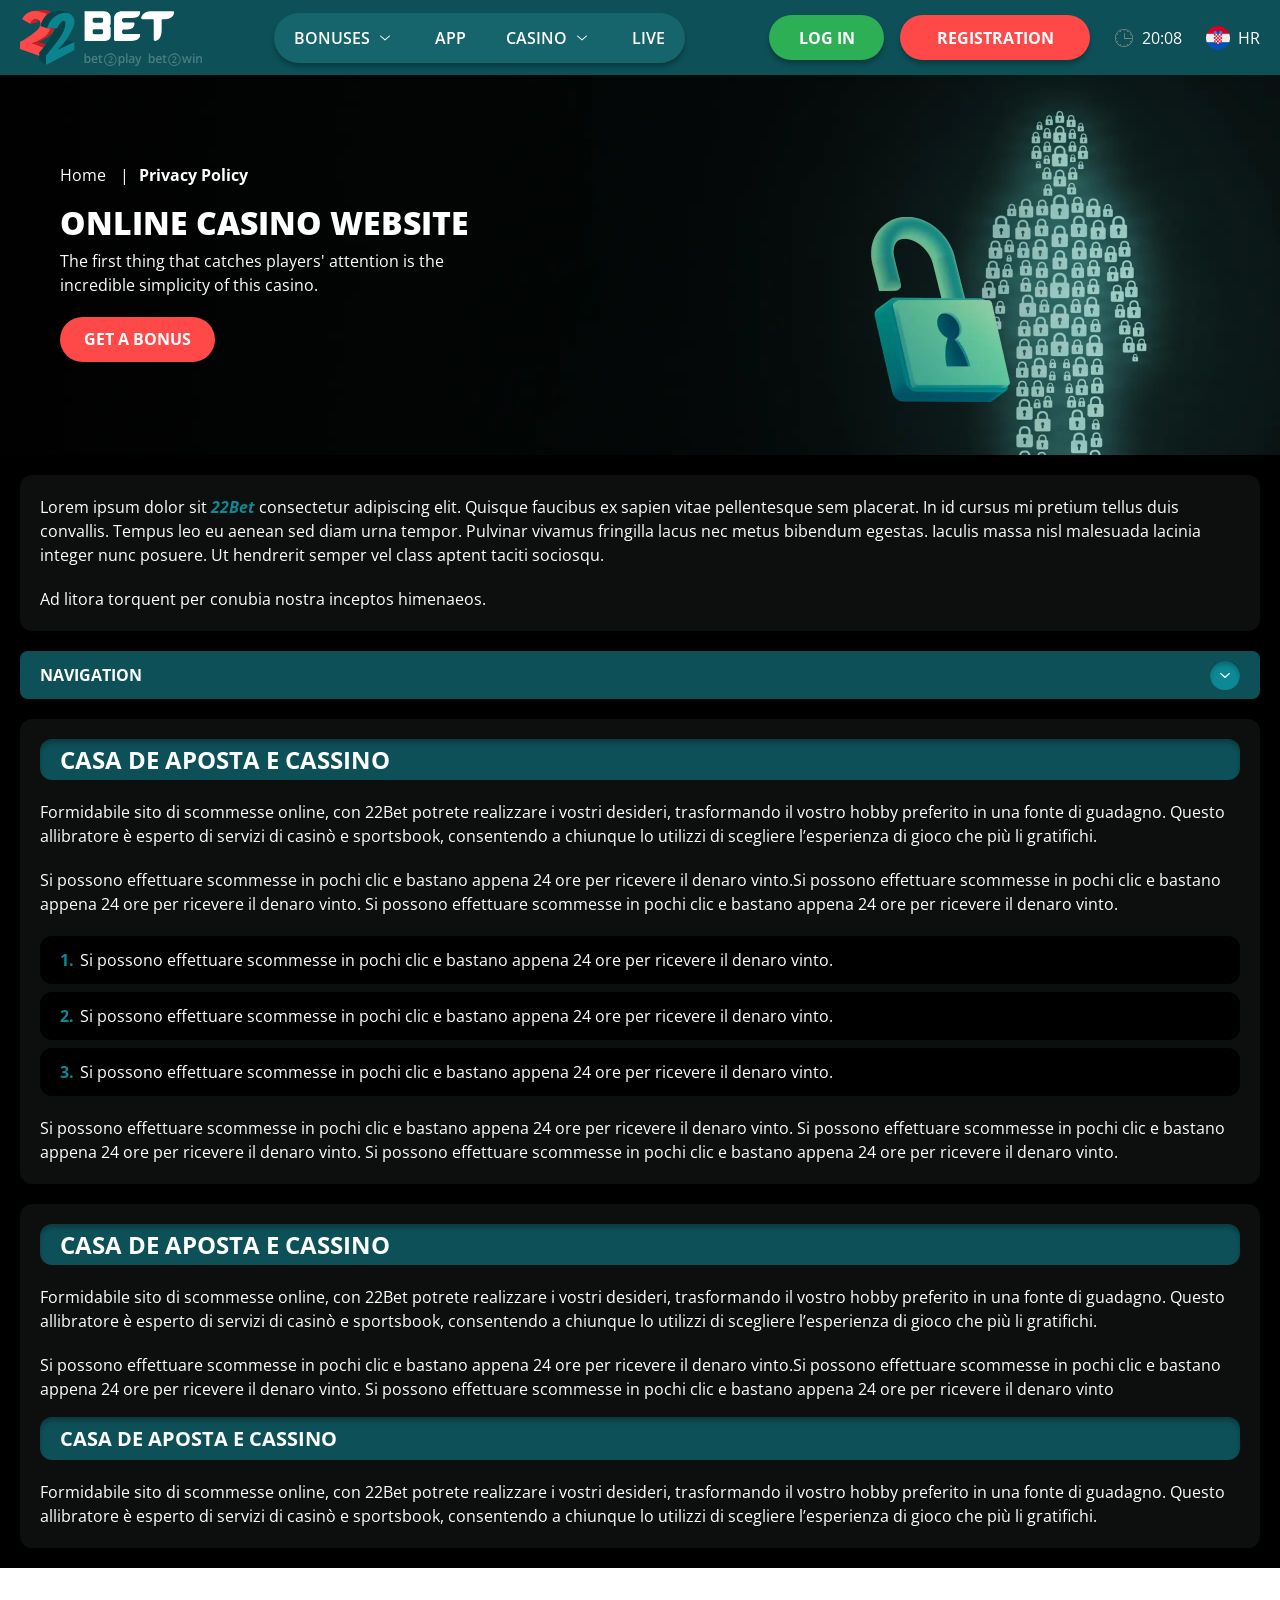
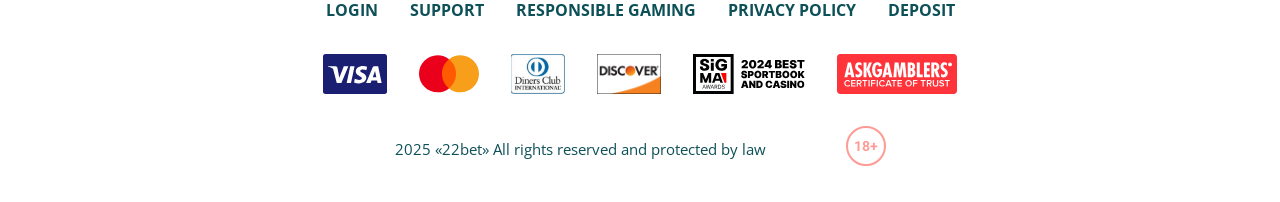
<file: policy.html>
<!DOCTYPE html>
<html lang="hr">
  <head>
    <meta charset="UTF-8" />
   
    <meta name="viewport" content="width=device-width, initial-scale=1.0" />
    <title>22Bet </title>
    <meta name="description" content />
    <meta property="og:site_name" content />
    <meta property="og:title" content />
    <meta property="og:type" content="website" />
    <meta property="og:url" content />
    <meta property="og:image" content />
    <meta property="og:image:alt" content />
    <meta property="og:locale" content="hr" />
    <meta property="og:description" content />
    <link rel="preconnect" href="https://fonts.googleapis.com" />
    <link rel="preconnect" href="https://fonts.gstatic.com" crossorigin="anonymous" />
   <link href="https://fonts.googleapis.com/css2?family=Open+Sans:ital,wght@0,300..800;1,300..800&display=swap" rel="stylesheet">
<link href="https://fonts.googleapis.com/css?family=Roboto+Condensed&display=swap" rel="stylesheet">

   <link rel="stylesheet" href="./css/reset.css" />
    <link rel="stylesheet" href="./css/main.css" />
    <link rel="stylesheet" href="./css/media.css"/>
    <link rel="icon" href="./images/Group.png" type="image/x-icon"/>
    <script
    src="https://code.jquery.com/jquery-3.6.1.min.js"
    integrity="sha256-o88AwQnZB+VDvE9tvIXrMQaPlFFSUTR+nldQm1LuPXQ="
    crossorigin="anonymous"
  ></script>
  </head>
  <body>
    <header class="header">
      <section class="content header__content">
        <a href="./index.html" class="logo header__logo"
          ><img src="./images/logo.svg" alt="logo" title
        /></a>
        <button class="header__btn-menu" >
          <svg width="16px" height="16px" viewBox="0 0 16 16" xmlns="http://www.w3.org/2000/svg">
              <rect y="0" width="16" height="3" rx="1.5"></rect>
              <rect y="6.5" width="16" height="3" rx="1.5"></rect>
              <rect y="13" width="16" height="3" rx="1.5"></rect>
            </svg>
        </button>

          <nav class="menu header__menu">
            <ul class="header__menu-list">
                
              <li class="">
              <div class="header__menu-wrapper">
                <div class="js-button-expander js-button-expander--menu" >
                <a href="./bonus.html" >
                <span>Bonuses</span>
              </a>
              </div>
              <div class="header__menu-wrap js-expand-content js-expand-content--menu">
                <ul >
                  <li>
                    <a href="./freeSpins.html">
                    <span>Free Spins</span>
                  </a></li>
                  <li><a href="./promoCode.html">
                    <span>Promo Code</span>
                  </a>
                </li>
                  <li><a href="./welcomeBonus.html">
                    <span>Welcome Bonus</span>
                  </a>
                </li>
                <li><a href="./vip.html">
                    <span>VIP</span>
                  </a>
                </li>
                </ul>
              </div>
              </div>
               <a href="./bonus.html" class="header__menu-item">
                <span>Bonuses</span>
              </a>
            </li>
              <li>
                <a href="./app.html">
                 App
                </a>
              </li>
              
              <li class="">
              <div class="header__menu-wrapper">
                <div class="js-button-expander js-button-expander--menu" >
                <a href="./casino.html" >
                <span> Casino</span>
              </a>
              </div>
              <div class="header__menu-wrap js-expand-content js-expand-content--menu">
                <ul >
                  <li>
                    <a href="./slots.html">
                    <span>Slots</span>
                  </a></li>
                 
                </ul>
              </div>
              </div>
               <a href="./casino.html" class="header__menu-item">
                <span>Casino</span>
              </a>
            </li>
               <li>
                <a href="./live.html">
               Live
                </a>
              </li>
              <li>
                    <a href="./freeSpins.html">
                    <span>Free Spins</span>
                  </a></li>
                  <li><a href="./promoCode.html">
                    <span>Promo Code</span>
                  </a>
                </li>
                  <li><a href="./welcomeBonus.html">
                    <span>Welcome Bonus</span>
                  </a>
                </li>
                <li><a href="./vip.html">
                    <span>VIP</span>
                  </a>
                </li>
             <li>
                    <a href="./slots.html">
                    <span>Slots</span>
                  </a></li>
             
             
            </ul>
            <div class="header__button header__button-menu " >
              <a href="#" class="button  button__login-menu">log in</a>
              <a href="#" class="button button__menu">registration</a>
            </div>
           
          </nav>
            <a href="#" class="button button__login">log in</a>
            <a href="#" class="button button__singup">registration</a>
            <div id="clock" class="header__time">00:00</div>
            <a href="#" class="header__flag">
                <span><img src="./images/flag.png" alt="flag" title /></span>
                <span>hr</span>
              </a>
      </section>
    </header>
     <main class="main home main-page">
        <section class=" hero hero__page">
           
            <div class="background  background-page">
              <img src="./images/layout-images/bg-policy.webp" alt="hero" title />
              
            </div>
            <div class="hero__wrapper hero__wrapper-page">
              <div class="hero__data hero__data-bonus">
                <ul
                class="breadcrumbs "
                
              >
                <li
                  
                >
                  <a href="/" >
                    <span >Home</span></a
                  >
                 
                </li>
                <li
                  
                >
                  <a href="#" > <span >Privacy Policy</span></a>
                 
                </li>
              </ul>
                <h1 class="title general hero__title">
                  Online Casino Website
                </h1>
                 <p class="hero__text">The first thing that catches players' attention is the incredible simplicity of this casino.</p>
               
                <a href="#" class="button  hero__button ">Get a Bonus</a>
               
              </div>
             
            </div>
          </section>
      <section class="main__wrap main__wrap-page">
       
       <section class="content__wrapper content__wrapper-page">

         
        
       
          <section class="content article">
            <p>
             Lorem ipsum dolor sit <a href="#">22Bet</a> consectetur adipiscing elit. Quisque faucibus ex sapien vitae pellentesque sem placerat. In id cursus mi pretium tellus duis convallis. Tempus leo eu aenean sed diam urna tempor. Pulvinar vivamus fringilla lacus nec metus bibendum egestas. Iaculis massa nisl malesuada lacinia integer nunc posuere. Ut hendrerit semper vel class aptent taciti sociosqu.
            </p>
            <p>
             Ad litora torquent per conubia nostra inceptos himenaeos.
            </p>
          </section>
        
            <section class="content menu-review__content">
              

            
                <div class="menu__review-desk menu__review-content">Navigation</div>
                <ul class="menu__review menu__review-list">
                  <li><a href="#">Lorem ipsum dolor sit</a></li>
                    <li><a href="#">Amet consectetur adipiscing</a></li>
                      <li><a href="#">Quisque faucibus ex sapien vitae</a></li>
                        <li><a href="#">Ut hendrerit sempero</a></li>
                          <li><a href="#">Pulvinar vivamus fringilla</a></li>
                           <li><a href="#">Ad litora torquent per conubia</a></li>
                         
                          
                </ul>
             
          
          </section>
          
        
          <section class="content article">
            <h2 class="title high article__title">Casa de Aposta e Cassino</h2>
             
            <p>
             Formidabile sito di scommesse online, con 22Bet potrete realizzare i vostri desideri, trasformando il vostro hobby preferito in una fonte di guadagno. Questo allibratore è esperto di servizi di casinò e sportsbook, consentendo a chiunque lo utilizzi di scegliere l’esperienza di gioco che più li gratifichi.
            </p>
            <p>
             Si possono effettuare scommesse in pochi clic e bastano appena 24 ore per ricevere il denaro vinto.Si possono effettuare scommesse in pochi clic e bastano appena 24 ore per ricevere il denaro vinto. Si possono effettuare scommesse in pochi clic e bastano appena 24 ore per ricevere il denaro vinto.
            </p>
           <ol>
              <li>Si possono effettuare scommesse in pochi clic e bastano appena 24 ore per ricevere il denaro vinto.</li>
              <li>Si possono effettuare scommesse in pochi clic e bastano appena 24 ore per ricevere il denaro vinto.</li>
              <li>Si possono effettuare scommesse in pochi clic e bastano appena 24 ore per ricevere il denaro vinto.</li>
            </ol>
            <p>Si possono effettuare scommesse in pochi clic e bastano appena 24 ore per ricevere il denaro vinto. Si possono effettuare scommesse in pochi clic e bastano appena 24 ore per ricevere il denaro vinto. Si possono effettuare scommesse in pochi clic e bastano appena 24 ore per ricevere il denaro vinto.</p>
          </section>
         
         
           <section class="content article">
            <h2 class="title high article__title">Casa de Aposta e Cassino</h2>
            <p>Formidabile sito di scommesse online, con 22Bet potrete realizzare i vostri desideri, trasformando il vostro hobby preferito in una fonte di guadagno. Questo allibratore è esperto di servizi di casinò e sportsbook, consentendo a chiunque lo utilizzi di scegliere l’esperienza di gioco che più li gratifichi.</p>
            <p>Si possono effettuare scommesse in pochi clic e bastano appena 24 ore per ricevere il denaro vinto.Si possono effettuare scommesse in pochi clic e bastano appena 24 ore per ricevere il denaro vinto. Si possono effettuare scommesse in pochi clic e bastano appena 24 ore per ricevere il denaro vinto</p>
            <h3>Casa de Aposta e Cassino</h3>
            <p>Formidabile sito di scommesse online, con 22Bet potrete realizzare i vostri desideri, trasformando il vostro hobby preferito in una fonte di guadagno. Questo allibratore è esperto di servizi di casinò e sportsbook, consentendo a chiunque lo utilizzi di scegliere l’esperienza di gioco che più li gratifichi.</p>
           </section>

        </section> 
      
        <div class=""  onclick="scrollToTop()">
          <button class="main__arrow" id="scrollToTopBtn"></button>
        </div> 
        
      </section>
    </main> 
     <footer class=" footer ">
      <section class="content footer__content">
        <ul class="footer__menu">
         <li><a href="./login.html">Login</a></li>
         <li><a href="./support.html">Support</a></li>
         <li><a href="./responsible.html">Responsible Gaming</a></li>
         <li><a href="./policy.html">Privacy Policy</a></li>
         <li><a href="./deposit.html">Deposit</a></li>
        </ul>
       
          <ul class="footer__cards-list">
           
            <li>
              <a href="#"
                ><img src="./images/visa.svg" alt="cardvisa" title
              /></a>
            </li>
            <li>
              <a href="#"
                ><img
                  src="./images/mastercard.svg"
                  alt="mastercard"
                  title
              /></a>
            </li>
            <li>
                <a href="#"
                  ><img src="./images/diners.svg" alt="diners" title
                /></a>
              </li>
              <li>
                <a href="#"
                  ><img src="./images/discover.svg" alt="discover" title
                /></a>
              </li>
              <li>
                <a href="#"
                  ><img src="./images/sigma.svg" alt="sigma" title
                /></a>
              </li>
              <li>
                <a href="#"
                  ><img src="./images/ask.svg" alt="ask" title
                /></a>
              </li>
            
          </ul>
       
        <div class="footer__wrapp">
          <div class="footer__text">
           
            <p>2025 «22bet» All rights reserved and protected by law

</p>
           
          </div>
          <div class="footer__age">
            <img src="./images/age.svg" alt="age" title />
          </div>
        </div>
      
      </section>
    </footer>
    <script src="./js/arrowUp.js" defer></script>
    <script src="./js/sidebar.js" defer></script>
    <script src="./js/expander.js" defer></script>
    <script src="./js/mobile-menu.js" defer></script>
    <script src="./js/clock.js" defer></script>
  </body>
</html>
</file>
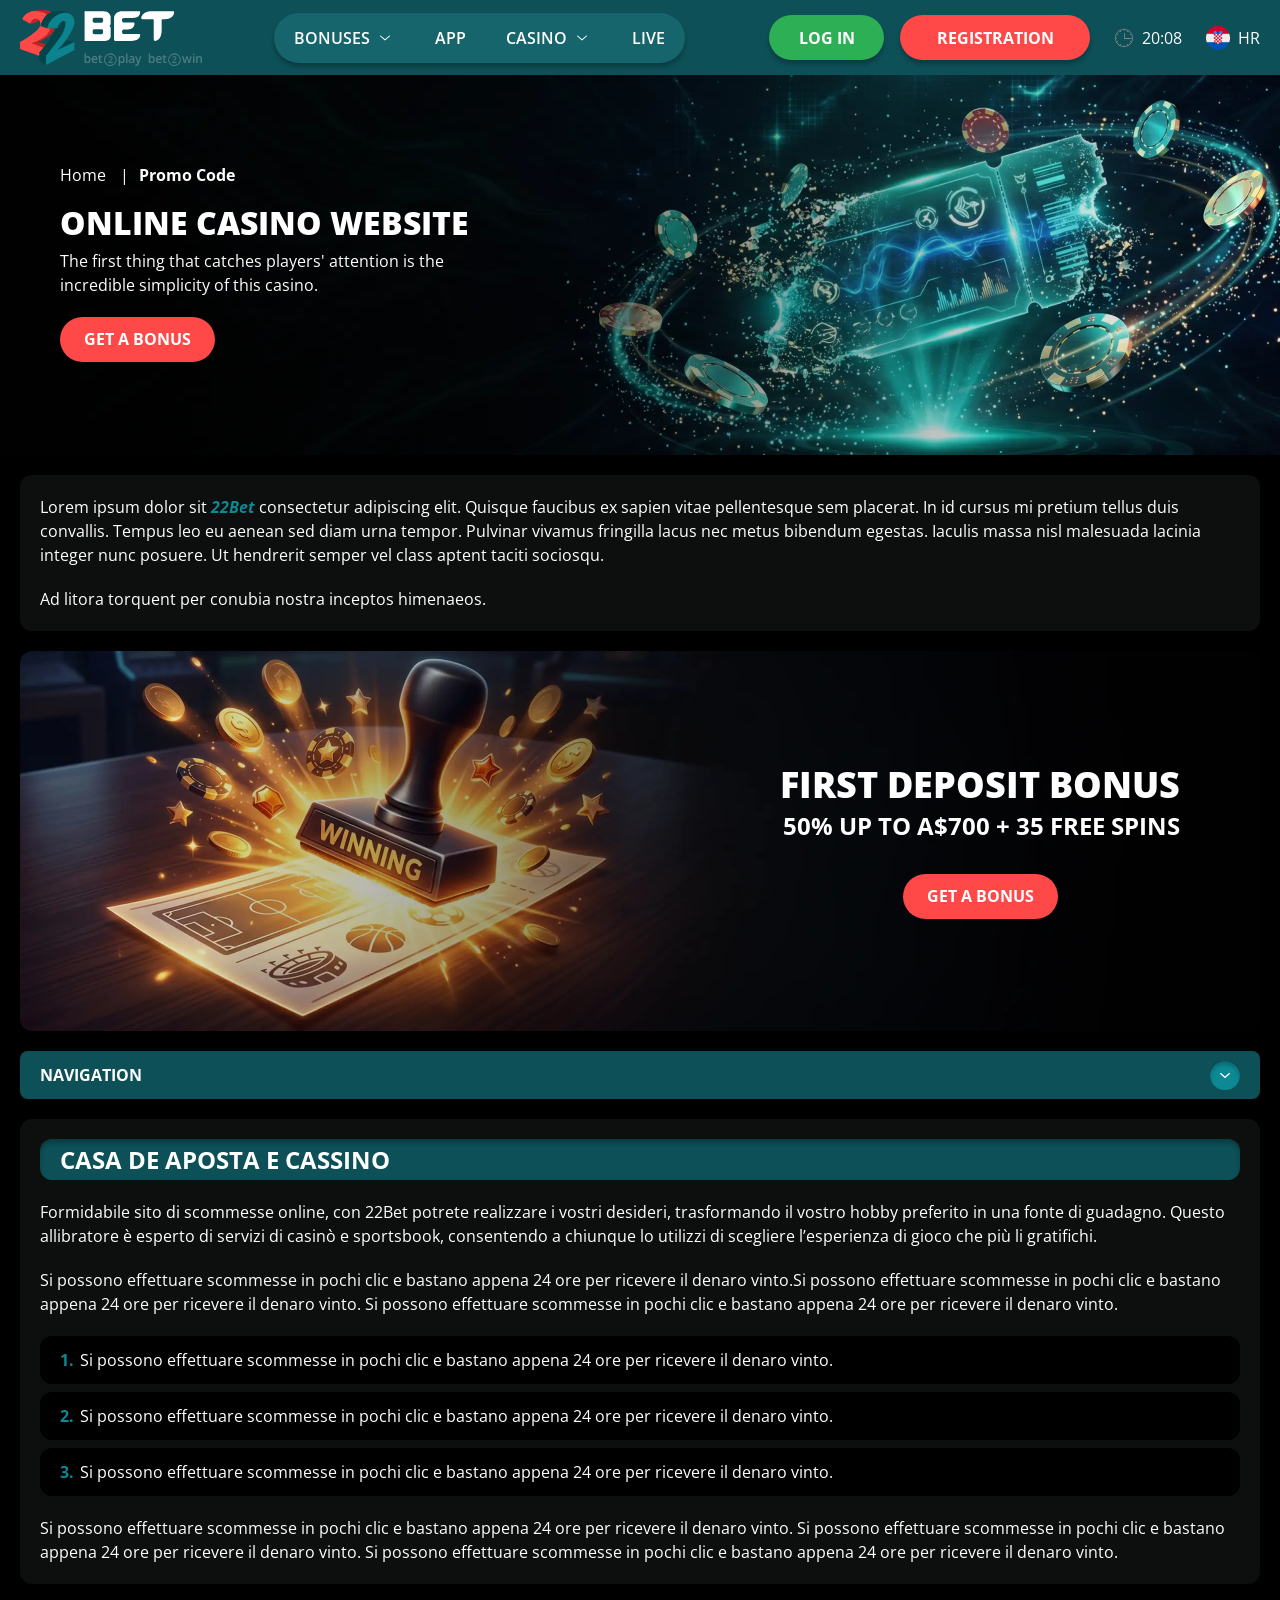
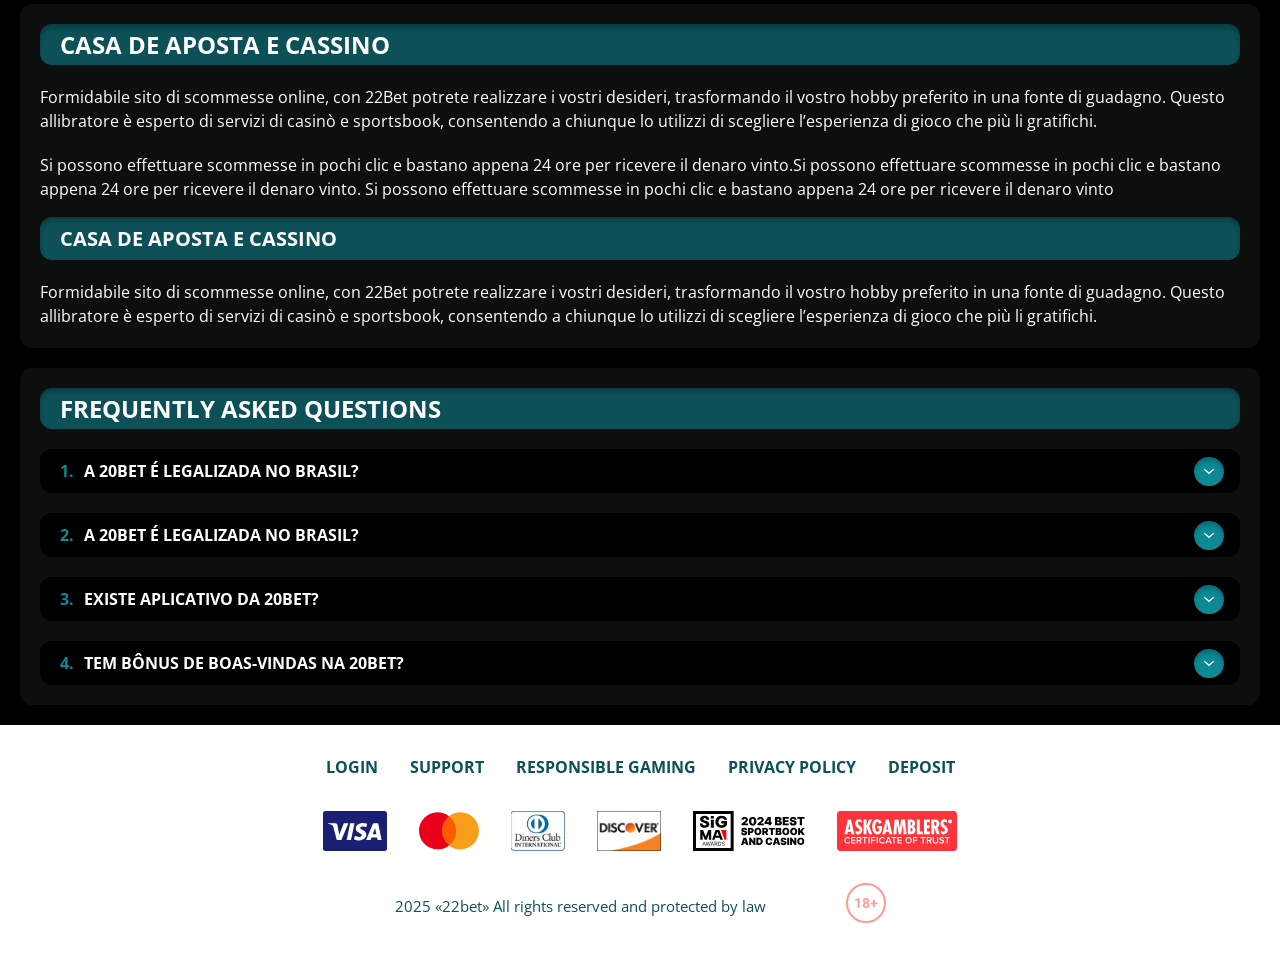
<file: promoCode.html>
<!DOCTYPE html>
<html lang="hr">
  <head>
    <meta charset="UTF-8" />
   
    <meta name="viewport" content="width=device-width, initial-scale=1.0" />
    <title>22Bet </title>
    <meta name="description" content />
    <meta property="og:site_name" content />
    <meta property="og:title" content />
    <meta property="og:type" content="website" />
    <meta property="og:url" content />
    <meta property="og:image" content />
    <meta property="og:image:alt" content />
    <meta property="og:locale" content="hr" />
    <meta property="og:description" content />
    <link rel="preconnect" href="https://fonts.googleapis.com" />
    <link rel="preconnect" href="https://fonts.gstatic.com" crossorigin="anonymous" />
   <link href="https://fonts.googleapis.com/css2?family=Open+Sans:ital,wght@0,300..800;1,300..800&display=swap" rel="stylesheet">
<link href="https://fonts.googleapis.com/css?family=Roboto+Condensed&display=swap" rel="stylesheet">

   <link rel="stylesheet" href="./css/reset.css" />
    <link rel="stylesheet" href="./css/main.css" />
    <link rel="stylesheet" href="./css/media.css"/>
    <link rel="icon" href="./images/Group.png" type="image/x-icon"/>
    <script
    src="https://code.jquery.com/jquery-3.6.1.min.js"
    integrity="sha256-o88AwQnZB+VDvE9tvIXrMQaPlFFSUTR+nldQm1LuPXQ="
    crossorigin="anonymous"
  ></script>
  </head>
  <body>
    <header class="header">
      <section class="content header__content">
        <a href="./index.html" class="logo header__logo"
          ><img src="./images/logo.svg" alt="logo" title
        /></a>
        <button class="header__btn-menu" >
          <svg width="16px" height="16px" viewBox="0 0 16 16" xmlns="http://www.w3.org/2000/svg">
              <rect y="0" width="16" height="3" rx="1.5"></rect>
              <rect y="6.5" width="16" height="3" rx="1.5"></rect>
              <rect y="13" width="16" height="3" rx="1.5"></rect>
            </svg>
        </button>

          <nav class="menu header__menu">
            <ul class="header__menu-list">
                
              <li class="">
              <div class="header__menu-wrapper">
                <div class="js-button-expander js-button-expander--menu" >
                <a href="./bonus.html" >
                <span>Bonuses</span>
              </a>
              </div>
              <div class="header__menu-wrap js-expand-content js-expand-content--menu">
                <ul >
                  <li>
                    <a href="./freeSpins.html">
                    <span>Free Spins</span>
                  </a></li>
                  <li><a href="./promoCode.html">
                    <span>Promo Code</span>
                  </a>
                </li>
                  <li><a href="./welcomeBonus.html">
                    <span>Welcome Bonus</span>
                  </a>
                </li>
                <li><a href="./vip.html">
                    <span>VIP</span>
                  </a>
                </li>
                </ul>
              </div>
              </div>
               <a href="./bonus.html" class="header__menu-item">
                <span>Bonuses</span>
              </a>
            </li>
              <li>
                <a href="./app.html">
                 App
                </a>
              </li>
              
              <li class="">
              <div class="header__menu-wrapper">
                <div class="js-button-expander js-button-expander--menu" >
                <a href="./casino.html" >
                <span> Casino</span>
              </a>
              </div>
              <div class="header__menu-wrap js-expand-content js-expand-content--menu">
                <ul >
                  <li>
                    <a href="./slots.html">
                    <span>Slots</span>
                  </a></li>
                 
                </ul>
              </div>
              </div>
               <a href="./casino.html" class="header__menu-item">
                <span>Casino</span>
              </a>
            </li>
               <li>
                <a href="./live.html">
               Live
                </a>
              </li>
              <li>
                    <a href="./freeSpins.html">
                    <span>Free Spins</span>
                  </a></li>
                  <li><a href="./promoCode.html">
                    <span>Promo Code</span>
                  </a>
                </li>
                  <li><a href="./welcomeBonus.html">
                    <span>Welcome Bonus</span>
                  </a>
                </li>
                <li><a href="./vip.html">
                    <span>VIP</span>
                  </a>
                </li>
             <li>
                    <a href="./slots.html">
                    <span>Slots</span>
                  </a></li>
             
             
            </ul>
            <div class="header__button header__button-menu " >
              <a href="#" class="button  button__login-menu">log in</a>
              <a href="#" class="button button__menu">registration</a>
            </div>
           
          </nav>
            <a href="#" class="button button__login">log in</a>
            <a href="#" class="button button__singup">registration</a>
            <div id="clock" class="header__time">00:00</div>
            <a href="#" class="header__flag">
                <span><img src="./images/flag.png" alt="flag" title /></span>
                <span>hr</span>
              </a>
      </section>
    </header>
     <main class="main home main-page">
        <section class=" hero hero__page">
           
            <div class="background background-page">
              <img src="./images/layout-images/bg-promoCode.webp" alt="hero" title />
              
            </div>
            <div class="hero__wrapper hero__wrapper-page">
              <div class="hero__data hero__data-bonus">
                <ul
                class="breadcrumbs "
                
              >
                <li
                  
                >
                  <a href="/" >
                    <span >Home</span></a
                  >
                 
                </li>
                <li
                  
                >
                  <a href="#" > <span >Promo Code</span></a>
                 
                </li>
              </ul>
                <h1 class="title general hero__title">
                  Online Casino Website
                </h1>
                 <p class="hero__text">The first thing that catches players' attention is the incredible simplicity of this casino.</p>
               
                <a href="#" class="button  hero__button ">Get a Bonus</a>
               
              </div>
             
            </div>
          </section>
      <section class="main__wrap main__wrap-page">
       
       <section class="content__wrapper content__wrapper-page">

         
        
       
          <section class="content article">
            <p>
             Lorem ipsum dolor sit <a href="#">22Bet</a> consectetur adipiscing elit. Quisque faucibus ex sapien vitae pellentesque sem placerat. In id cursus mi pretium tellus duis convallis. Tempus leo eu aenean sed diam urna tempor. Pulvinar vivamus fringilla lacus nec metus bibendum egestas. Iaculis massa nisl malesuada lacinia integer nunc posuere. Ut hendrerit semper vel class aptent taciti sociosqu.
            </p>
            <p>
             Ad litora torquent per conubia nostra inceptos himenaeos.
            </p>
          </section>
         
             
            <section class="content banner banner-main">
            <div class="background banner__background">
              
              <img src="./images/layout-images/banner-promoCode.webp" alt="banner" title />
              
            </div>
            <div class="banner__info">
              
              <h2 class="title high banner__title-main">
                  
               first Deposit Bonus
              </h2>
            <p class="banner__subtitle">50% up to A$700 + 35 Free spins</p>
              <a href="#" class="button banner__button">Get a Bonus</a>
            </div>
          </section>
        
         <section class="content menu-review__content">
              

            
                <div class="menu__review-desk menu__review-content">Navigation</div>
                <ul class="menu__review menu__review-list">
                  <li><a href="#">Lorem ipsum dolor sit</a></li>
                    <li><a href="#">Amet consectetur adipiscing</a></li>
                      <li><a href="#">Quisque faucibus ex sapien vitae</a></li>
                        <li><a href="#">Ut hendrerit sempero</a></li>
                          <li><a href="#">Pulvinar vivamus fringilla</a></li>
                           <li><a href="#">Ad litora torquent per conubia</a></li>
                         
                          
                </ul>
             
          
          </section>
          
        
          <section class="content article">
            <h2 class="title high article__title">Casa de Aposta e Cassino</h2>
             
            <p>
             Formidabile sito di scommesse online, con 22Bet potrete realizzare i vostri desideri, trasformando il vostro hobby preferito in una fonte di guadagno. Questo allibratore è esperto di servizi di casinò e sportsbook, consentendo a chiunque lo utilizzi di scegliere l’esperienza di gioco che più li gratifichi.
            </p>
            <p>
             Si possono effettuare scommesse in pochi clic e bastano appena 24 ore per ricevere il denaro vinto.Si possono effettuare scommesse in pochi clic e bastano appena 24 ore per ricevere il denaro vinto. Si possono effettuare scommesse in pochi clic e bastano appena 24 ore per ricevere il denaro vinto.
            </p>
           <ol>
              <li>Si possono effettuare scommesse in pochi clic e bastano appena 24 ore per ricevere il denaro vinto.</li>
              <li>Si possono effettuare scommesse in pochi clic e bastano appena 24 ore per ricevere il denaro vinto.</li>
              <li>Si possono effettuare scommesse in pochi clic e bastano appena 24 ore per ricevere il denaro vinto.</li>
            </ol>
            <p>Si possono effettuare scommesse in pochi clic e bastano appena 24 ore per ricevere il denaro vinto. Si possono effettuare scommesse in pochi clic e bastano appena 24 ore per ricevere il denaro vinto. Si possono effettuare scommesse in pochi clic e bastano appena 24 ore per ricevere il denaro vinto.</p>
          </section>
         
         
           <section class="content article">
            <h2 class="title high article__title">Casa de Aposta e Cassino</h2>
            <p>Formidabile sito di scommesse online, con 22Bet potrete realizzare i vostri desideri, trasformando il vostro hobby preferito in una fonte di guadagno. Questo allibratore è esperto di servizi di casinò e sportsbook, consentendo a chiunque lo utilizzi di scegliere l’esperienza di gioco che più li gratifichi.</p>
            <p>Si possono effettuare scommesse in pochi clic e bastano appena 24 ore per ricevere il denaro vinto.Si possono effettuare scommesse in pochi clic e bastano appena 24 ore per ricevere il denaro vinto. Si possono effettuare scommesse in pochi clic e bastano appena 24 ore per ricevere il denaro vinto</p>
            <h3>Casa de Aposta e Cassino</h3>
            <p>Formidabile sito di scommesse online, con 22Bet potrete realizzare i vostri desideri, trasformando il vostro hobby preferito in una fonte di guadagno. Questo allibratore è esperto di servizi di casinò e sportsbook, consentendo a chiunque lo utilizzi di scegliere l’esperienza di gioco che più li gratifichi.</p>
           </section>

          <section class="content faq">
            <h2 class="title high faq__title">Frequently Asked Questions</h2>
            <ul class="faq__list " >
              <li class="faq__item"  >
                <h3 class="title medium faq__subtitle js-button-expander js-button-expander--faq"  >A 20Bet é legalizada no Brasil?
                 </h3>
                <div  class="faq__answer js-expand-content js-expand-content--faq" >
                  <p  >
                    Sim, a casa de apostas tem licença emitida por Curaçao, que é reconhecida no Brasil e a permite atuar por aqui.
                  </p>
                </div>
              </li>
              <li class="faq__item"  >
                <h3 class="title medium faq__subtitle js-button-expander js-button-expander--faq"  >A 20Bet é legalizada no Brasil?</h3>
                <div class="faq__answer js-expand-content js-expand-content--faq" >
                  <p  >
                    Sim, a casa de apostas tem licença emitida por Curaçao, que é reconhecida no Brasil e a permite atuar por aqui.
                  </p>
                </div>
              </li> 
              <li class="faq__item"  >
                <h3 class="title medium faq__subtitle js-button-expander js-button-expander--faq"  >Existe aplicativo da 20Bet?</h3>
                <div class="faq__answer js-expand-content js-expand-content--faq" >
                  <p  >
                   Sim, disponível para sistemas operacionais iOS e Android.
                  </p>
                </div>
              </li> 
              <li class="faq__item"  >
                <h3 class="title medium faq__subtitle js-button-expander js-button-expander--faq"  >Tem bônus de boas-vindas na 20Bet?</h3>
                <div class="faq__answer js-expand-content js-expand-content--faq" >
                  <p  >
                   O pacote especial para novos usuários da 20Bet paga 100% sobre o primeiro depósito, com limite de 600 BRL.
                  </p>
                </div>
              </li> 
             
            </ul>
          </section>
          
        </section> 
      
        <div class=""  onclick="scrollToTop()">
          <button class="main__arrow" id="scrollToTopBtn"></button>
        </div> 
        
      </section>
    </main> 
   <footer class=" footer ">
      <section class="content footer__content">
        <ul class="footer__menu">
         <li><a href="./login.html">Login</a></li>
         <li><a href="./support.html">Support</a></li>
         <li><a href="./responsible.html">Responsible Gaming</a></li>
         <li><a href="./policy.html">Privacy Policy</a></li>
         <li><a href="./deposit.html">Deposit</a></li>
        </ul>
       
          <ul class="footer__cards-list">
           
            <li>
              <a href="#"
                ><img src="./images/visa.svg" alt="cardvisa" title
              /></a>
            </li>
            <li>
              <a href="#"
                ><img
                  src="./images/mastercard.svg"
                  alt="mastercard"
                  title
              /></a>
            </li>
            <li>
                <a href="#"
                  ><img src="./images/diners.svg" alt="diners" title
                /></a>
              </li>
              <li>
                <a href="#"
                  ><img src="./images/discover.svg" alt="discover" title
                /></a>
              </li>
              <li>
                <a href="#"
                  ><img src="./images/sigma.svg" alt="sigma" title
                /></a>
              </li>
              <li>
                <a href="#"
                  ><img src="./images/ask.svg" alt="ask" title
                /></a>
              </li>
            
          </ul>
       
        <div class="footer__wrapp">
          <div class="footer__text">
           
            <p>2025 «22bet» All rights reserved and protected by law

</p>
           
          </div>
          <div class="footer__age">
            <img src="./images/age.svg" alt="age" title />
          </div>
        </div>
      
      </section>
    </footer>
    <script src="./js/arrowUp.js" defer></script>
    <script src="./js/sidebar.js" defer></script>
    <script src="./js/expander.js" defer></script>
    <script src="./js/mobile-menu.js" defer></script>
    <script src="./js/clock.js" defer></script>
  </body>
</html>
</file>
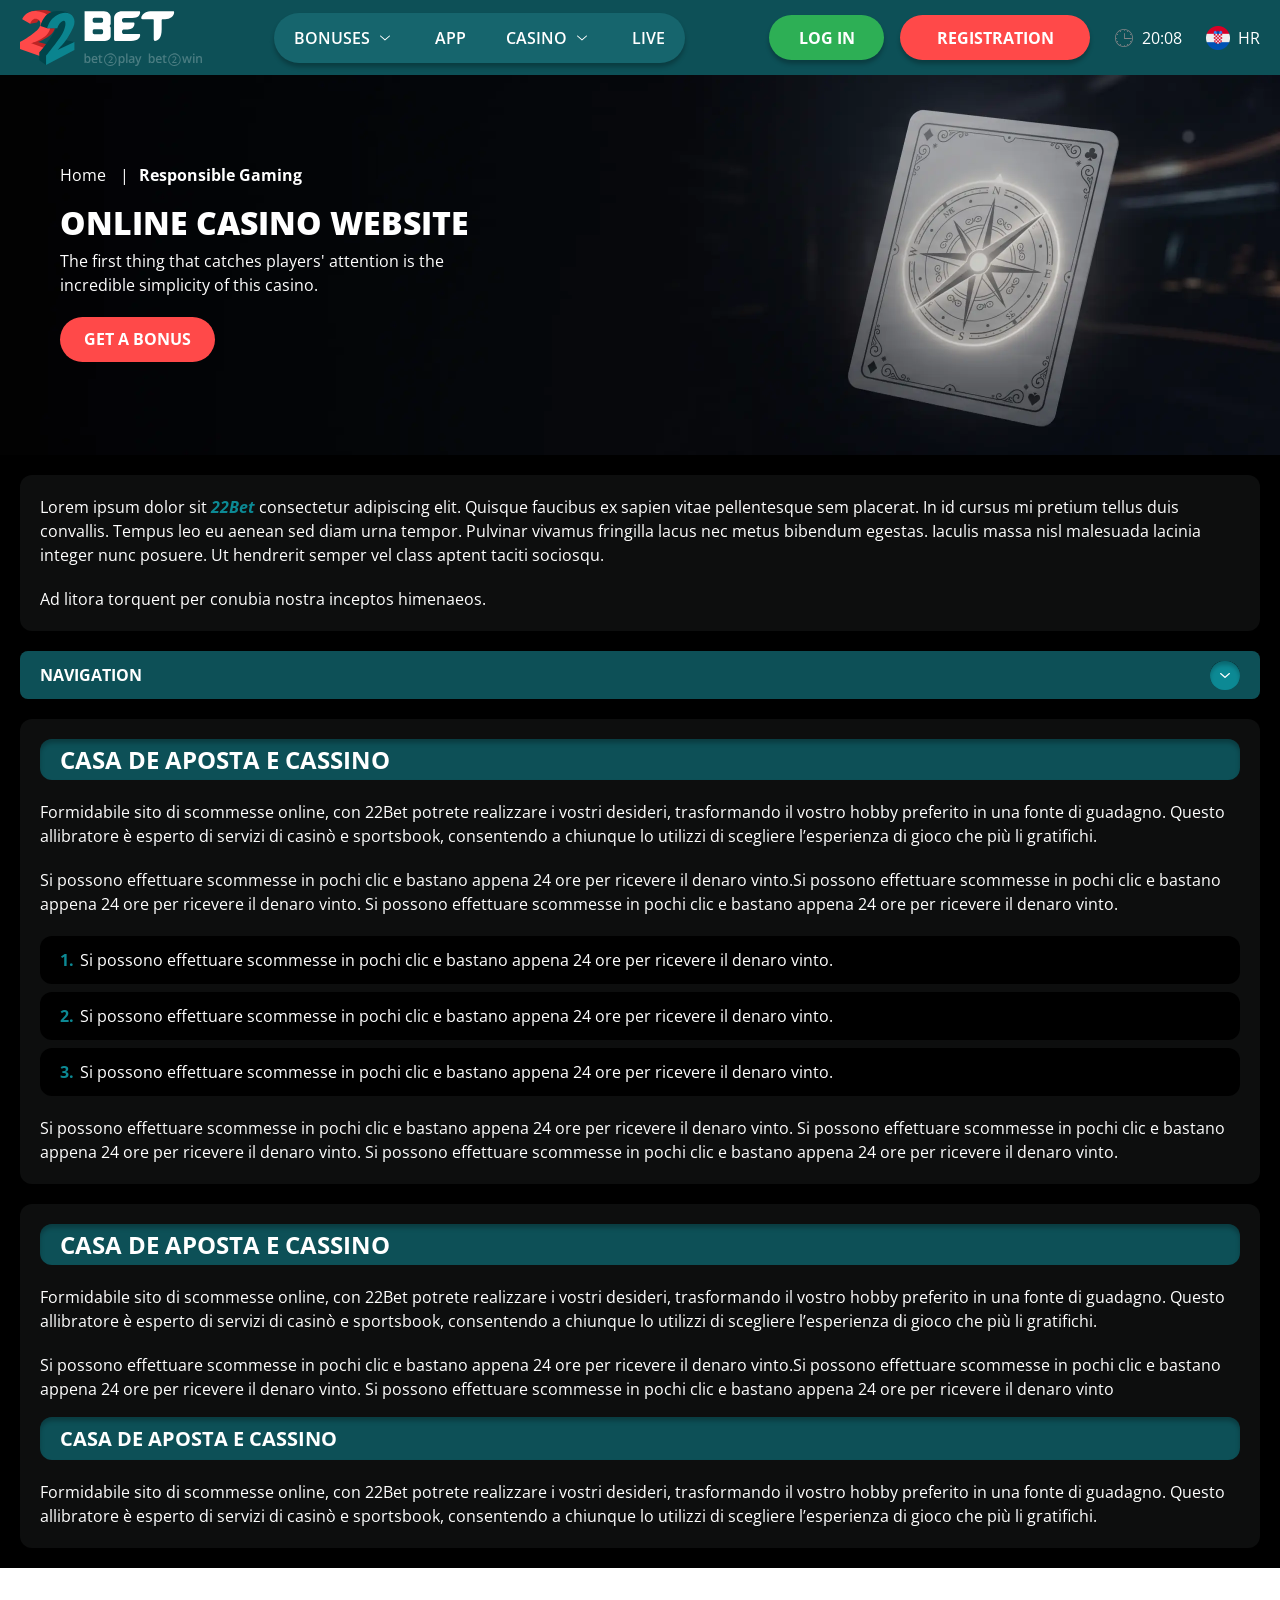
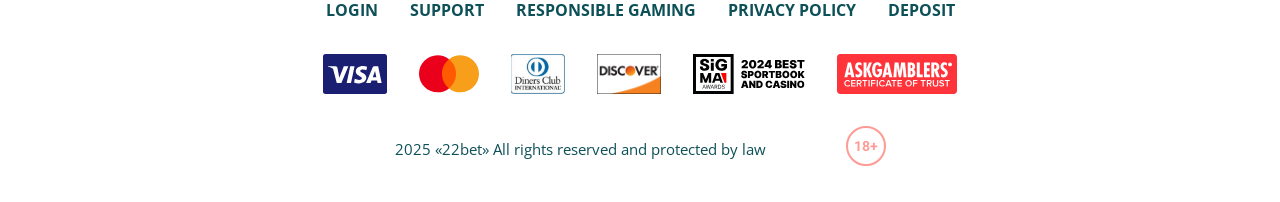
<file: responsible.html>
<!DOCTYPE html>
<html lang="hr">
  <head>
    <meta charset="UTF-8" />
   
    <meta name="viewport" content="width=device-width, initial-scale=1.0" />
    <title>22Bet </title>
    <meta name="description" content />
    <meta property="og:site_name" content />
    <meta property="og:title" content />
    <meta property="og:type" content="website" />
    <meta property="og:url" content />
    <meta property="og:image" content />
    <meta property="og:image:alt" content />
    <meta property="og:locale" content="hr" />
    <meta property="og:description" content />
    <link rel="preconnect" href="https://fonts.googleapis.com" />
    <link rel="preconnect" href="https://fonts.gstatic.com" crossorigin="anonymous" />
   <link href="https://fonts.googleapis.com/css2?family=Open+Sans:ital,wght@0,300..800;1,300..800&display=swap" rel="stylesheet">
<link href="https://fonts.googleapis.com/css?family=Roboto+Condensed&display=swap" rel="stylesheet">

   <link rel="stylesheet" href="./css/reset.css" />
    <link rel="stylesheet" href="./css/main.css" />
    <link rel="stylesheet" href="./css/media.css"/>
    <link rel="icon" href="./images/Group.png" type="image/x-icon"/>
    <script
    src="https://code.jquery.com/jquery-3.6.1.min.js"
    integrity="sha256-o88AwQnZB+VDvE9tvIXrMQaPlFFSUTR+nldQm1LuPXQ="
    crossorigin="anonymous"
  ></script>
  </head>
  <body>
    <header class="header">
      <section class="content header__content">
        <a href="./index.html" class="logo header__logo"
          ><img src="./images/logo.svg" alt="logo" title
        /></a>
        <button class="header__btn-menu" >
          <svg width="16px" height="16px" viewBox="0 0 16 16" xmlns="http://www.w3.org/2000/svg">
              <rect y="0" width="16" height="3" rx="1.5"></rect>
              <rect y="6.5" width="16" height="3" rx="1.5"></rect>
              <rect y="13" width="16" height="3" rx="1.5"></rect>
            </svg>
        </button>

          <nav class="menu header__menu">
            <ul class="header__menu-list">
                
              <li class="">
              <div class="header__menu-wrapper">
                <div class="js-button-expander js-button-expander--menu" >
                <a href="./bonus.html" >
                <span>Bonuses</span>
              </a>
              </div>
              <div class="header__menu-wrap js-expand-content js-expand-content--menu">
                <ul >
                  <li>
                    <a href="./freeSpins.html">
                    <span>Free Spins</span>
                  </a></li>
                  <li><a href="./promoCode.html">
                    <span>Promo Code</span>
                  </a>
                </li>
                  <li><a href="./welcomeBonus.html">
                    <span>Welcome Bonus</span>
                  </a>
                </li>
                <li><a href="./vip.html">
                    <span>VIP</span>
                  </a>
                </li>
                </ul>
              </div>
              </div>
               <a href="./bonus.html" class="header__menu-item">
                <span>Bonuses</span>
              </a>
            </li>
              <li>
                <a href="./app.html">
                 App
                </a>
              </li>
              
              <li class="">
              <div class="header__menu-wrapper">
                <div class="js-button-expander js-button-expander--menu" >
                <a href="./casino.html" >
                <span> Casino</span>
              </a>
              </div>
              <div class="header__menu-wrap js-expand-content js-expand-content--menu">
                <ul >
                  <li>
                    <a href="./slots.html">
                    <span>Slots</span>
                  </a></li>
                 
                </ul>
              </div>
              </div>
               <a href="./casino.html" class="header__menu-item">
                <span>Casino</span>
              </a>
            </li>
               <li>
                <a href="./live.html">
               Live
                </a>
              </li>
              <li>
                    <a href="./freeSpins.html">
                    <span>Free Spins</span>
                  </a></li>
                  <li><a href="./promoCode.html">
                    <span>Promo Code</span>
                  </a>
                </li>
                  <li><a href="./welcomeBonus.html">
                    <span>Welcome Bonus</span>
                  </a>
                </li>
                <li><a href="./vip.html">
                    <span>VIP</span>
                  </a>
                </li>
             <li>
                    <a href="./slots.html">
                    <span>Slots</span>
                  </a></li>
             
             
            </ul>
            <div class="header__button header__button-menu " >
              <a href="#" class="button  button__login-menu">log in</a>
              <a href="#" class="button button__menu">registration</a>
            </div>
           
          </nav>
            <a href="#" class="button button__login">log in</a>
            <a href="#" class="button button__singup">registration</a>
            <div id="clock" class="header__time">00:00</div>
            <a href="#" class="header__flag">
                <span><img src="./images/flag.png" alt="flag" title /></span>
                <span>hr</span>
              </a>
      </section>
    </header>
     <main class="main home main-page">
        <section class=" hero hero__page">
           
            <div class="background ">
              <img src="./images/layout-images/bg-responsible.webp" alt="hero" title />
              
            </div>
            <div class="hero__wrapper hero__wrapper-page">
              <div class="hero__data hero__data-bonus">
                <ul
                class="breadcrumbs "
                
              >
                <li
                  
                >
                  <a href="/" >
                    <span >Home</span></a
                  >
                 
                </li>
                <li
                  
                >
                  <a href="#" > <span >Responsible Gaming</span></a>
                 
                </li>
              </ul>
                <h1 class="title general hero__title">
                  Online Casino Website
                </h1>
                 <p class="hero__text">The first thing that catches players' attention is the incredible simplicity of this casino.</p>
               
                <a href="#" class="button  hero__button ">Get a Bonus</a>
               
              </div>
             
            </div>
          </section>
      <section class="main__wrap main__wrap-page">
       
       <section class="content__wrapper content__wrapper-page">

         
        
       
          <section class="content article">
            <p>
             Lorem ipsum dolor sit <a href="#">22Bet</a> consectetur adipiscing elit. Quisque faucibus ex sapien vitae pellentesque sem placerat. In id cursus mi pretium tellus duis convallis. Tempus leo eu aenean sed diam urna tempor. Pulvinar vivamus fringilla lacus nec metus bibendum egestas. Iaculis massa nisl malesuada lacinia integer nunc posuere. Ut hendrerit semper vel class aptent taciti sociosqu.
            </p>
            <p>
             Ad litora torquent per conubia nostra inceptos himenaeos.
            </p>
          </section>
        
         <section class="content menu-review__content">
              

            
                <div class="menu__review-desk menu__review-content">Navigation</div>
                <ul class="menu__review menu__review-list">
                  <li><a href="#">Lorem ipsum dolor sit</a></li>
                    <li><a href="#">Amet consectetur adipiscing</a></li>
                      <li><a href="#">Quisque faucibus ex sapien vitae</a></li>
                        <li><a href="#">Ut hendrerit sempero</a></li>
                          <li><a href="#">Pulvinar vivamus fringilla</a></li>
                           <li><a href="#">Ad litora torquent per conubia</a></li>
                         
                          
                </ul>
             
          
          </section>
          
          
        
          <section class="content article">
            <h2 class="title high article__title">Casa de Aposta e Cassino</h2>
             
            <p>
             Formidabile sito di scommesse online, con 22Bet potrete realizzare i vostri desideri, trasformando il vostro hobby preferito in una fonte di guadagno. Questo allibratore è esperto di servizi di casinò e sportsbook, consentendo a chiunque lo utilizzi di scegliere l’esperienza di gioco che più li gratifichi.
            </p>
            <p>
             Si possono effettuare scommesse in pochi clic e bastano appena 24 ore per ricevere il denaro vinto.Si possono effettuare scommesse in pochi clic e bastano appena 24 ore per ricevere il denaro vinto. Si possono effettuare scommesse in pochi clic e bastano appena 24 ore per ricevere il denaro vinto.
            </p>
           <ol>
              <li>Si possono effettuare scommesse in pochi clic e bastano appena 24 ore per ricevere il denaro vinto.</li>
              <li>Si possono effettuare scommesse in pochi clic e bastano appena 24 ore per ricevere il denaro vinto.</li>
              <li>Si possono effettuare scommesse in pochi clic e bastano appena 24 ore per ricevere il denaro vinto.</li>
            </ol>
            <p>Si possono effettuare scommesse in pochi clic e bastano appena 24 ore per ricevere il denaro vinto. Si possono effettuare scommesse in pochi clic e bastano appena 24 ore per ricevere il denaro vinto. Si possono effettuare scommesse in pochi clic e bastano appena 24 ore per ricevere il denaro vinto.</p>
          </section>
         
         
           <section class="content article">
            <h2 class="title high article__title">Casa de Aposta e Cassino</h2>
            <p>Formidabile sito di scommesse online, con 22Bet potrete realizzare i vostri desideri, trasformando il vostro hobby preferito in una fonte di guadagno. Questo allibratore è esperto di servizi di casinò e sportsbook, consentendo a chiunque lo utilizzi di scegliere l’esperienza di gioco che più li gratifichi.</p>
            <p>Si possono effettuare scommesse in pochi clic e bastano appena 24 ore per ricevere il denaro vinto.Si possono effettuare scommesse in pochi clic e bastano appena 24 ore per ricevere il denaro vinto. Si possono effettuare scommesse in pochi clic e bastano appena 24 ore per ricevere il denaro vinto</p>
            <h3>Casa de Aposta e Cassino</h3>
            <p>Formidabile sito di scommesse online, con 22Bet potrete realizzare i vostri desideri, trasformando il vostro hobby preferito in una fonte di guadagno. Questo allibratore è esperto di servizi di casinò e sportsbook, consentendo a chiunque lo utilizzi di scegliere l’esperienza di gioco che più li gratifichi.</p>
           </section>

        </section> 
      
        <div class=""  onclick="scrollToTop()">
          <button class="main__arrow" id="scrollToTopBtn"></button>
        </div> 
        
      </section>
    </main> 
     <footer class=" footer ">
      <section class="content footer__content">
        <ul class="footer__menu">
         <li><a href="./login.html">Login</a></li>
         <li><a href="./support.html">Support</a></li>
         <li><a href="./responsible.html">Responsible Gaming</a></li>
         <li><a href="./policy.html">Privacy Policy</a></li>
         <li><a href="./deposit.html">Deposit</a></li>
        </ul>
       
          <ul class="footer__cards-list">
           
            <li>
              <a href="#"
                ><img src="./images/visa.svg" alt="cardvisa" title
              /></a>
            </li>
            <li>
              <a href="#"
                ><img
                  src="./images/mastercard.svg"
                  alt="mastercard"
                  title
              /></a>
            </li>
            <li>
                <a href="#"
                  ><img src="./images/diners.svg" alt="diners" title
                /></a>
              </li>
              <li>
                <a href="#"
                  ><img src="./images/discover.svg" alt="discover" title
                /></a>
              </li>
              <li>
                <a href="#"
                  ><img src="./images/sigma.svg" alt="sigma" title
                /></a>
              </li>
              <li>
                <a href="#"
                  ><img src="./images/ask.svg" alt="ask" title
                /></a>
              </li>
            
          </ul>
       
        <div class="footer__wrapp">
          <div class="footer__text">
           
            <p>2025 «22bet» All rights reserved and protected by law

</p>
           
          </div>
          <div class="footer__age">
            <img src="./images/age.svg" alt="age" title />
          </div>
        </div>
      
      </section>
    </footer>
    <script src="./js/arrowUp.js" defer></script>
    <script src="./js/sidebar.js" defer></script>
    <script src="./js/expander.js" defer></script>
    <script src="./js/mobile-menu.js" defer></script>
    <script src="./js/clock.js" defer></script>
  </body>
</html>
</file>
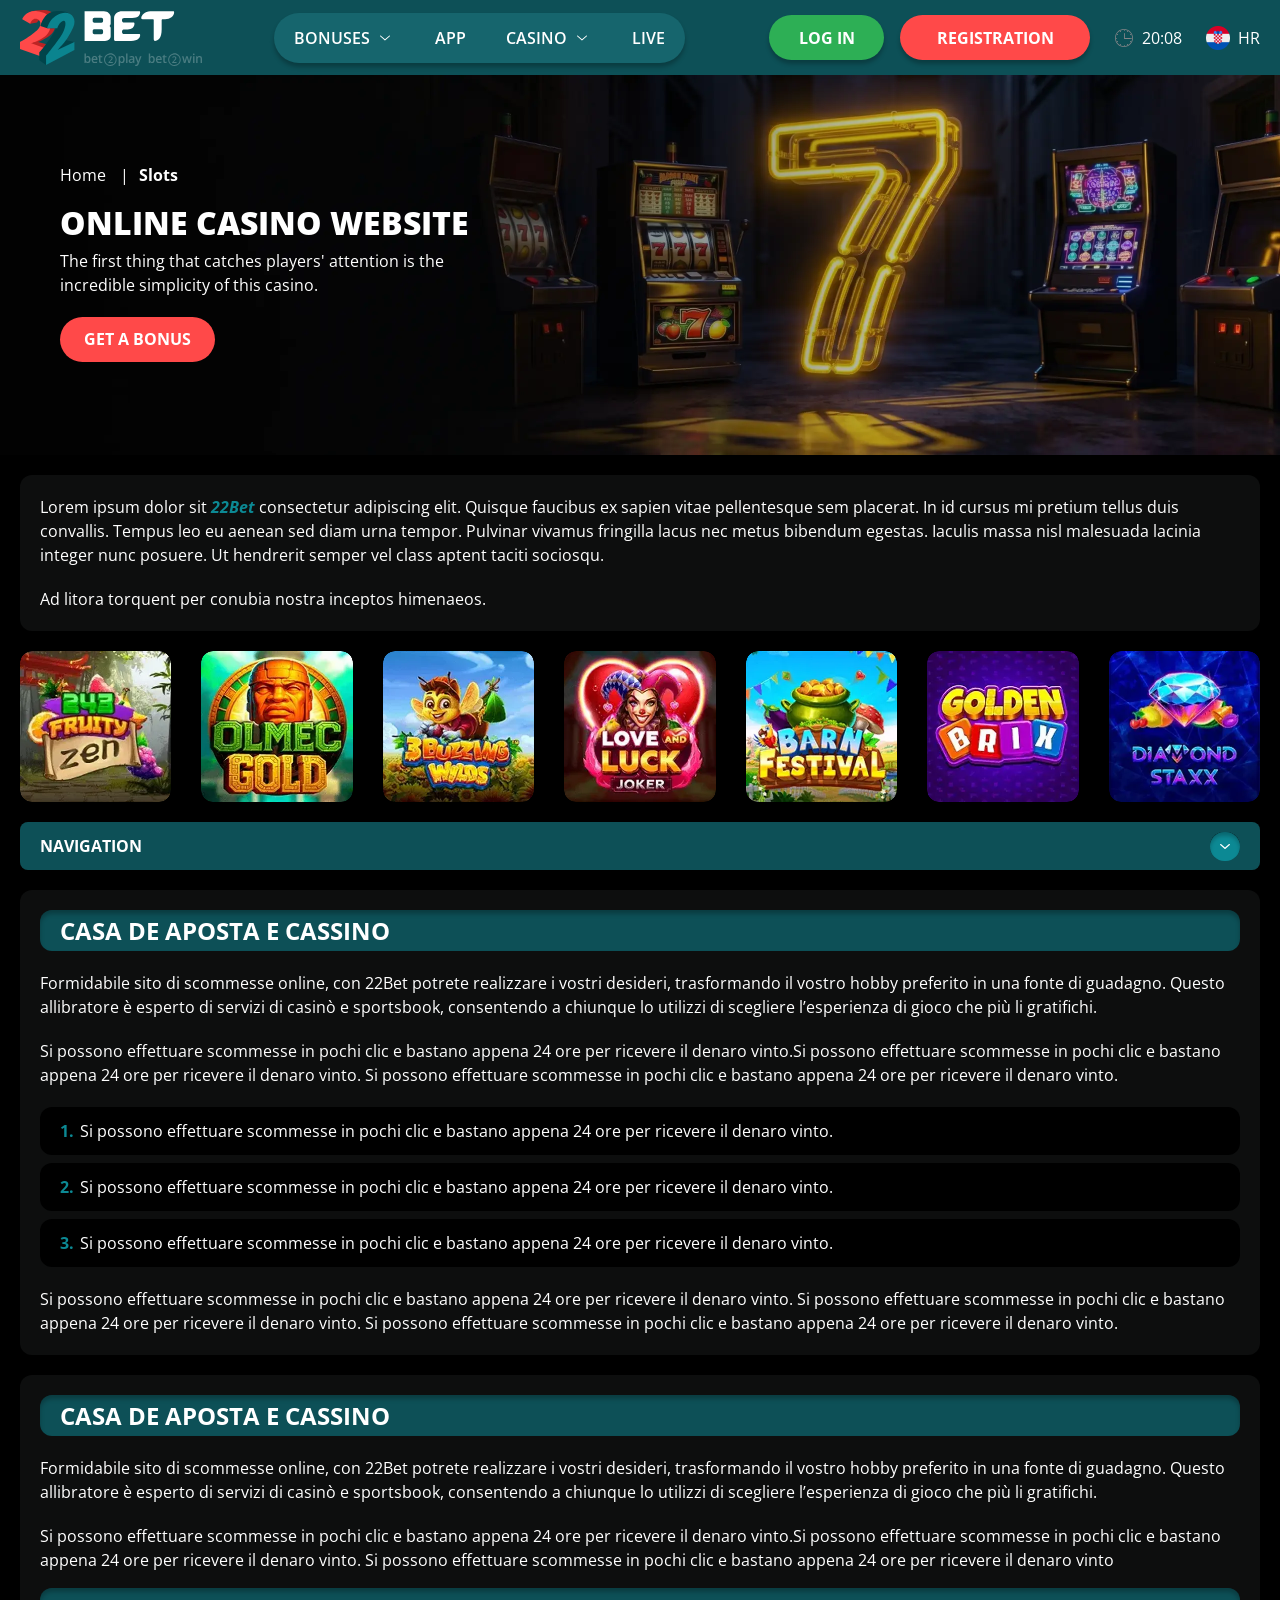
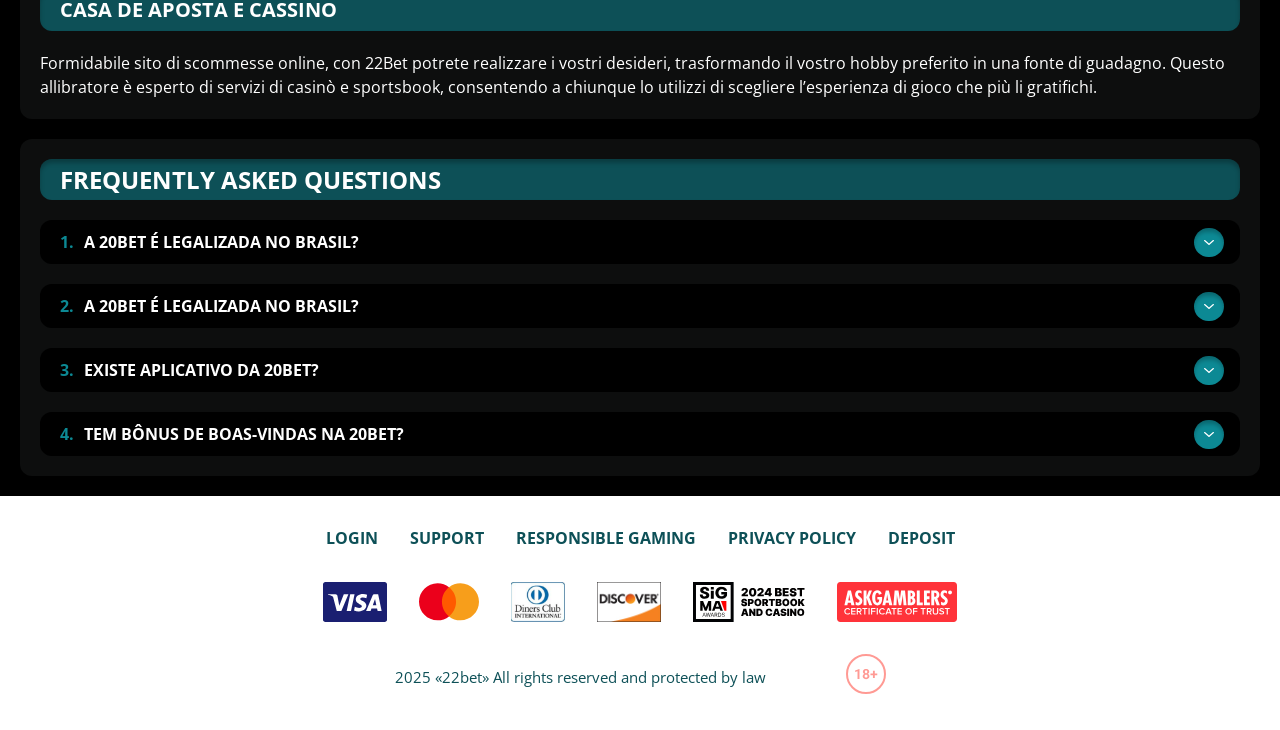
<file: slots.html>
<!DOCTYPE html>
<html lang="hr">
  <head>
    <meta charset="UTF-8" />
   
    <meta name="viewport" content="width=device-width, initial-scale=1.0" />
    <title>22Bet </title>
    <meta name="description" content />
    <meta property="og:site_name" content />
    <meta property="og:title" content />
    <meta property="og:type" content="website" />
    <meta property="og:url" content />
    <meta property="og:image" content />
    <meta property="og:image:alt" content />
    <meta property="og:locale" content="hr" />
    <meta property="og:description" content />
    <link rel="preconnect" href="https://fonts.googleapis.com" />
    <link rel="preconnect" href="https://fonts.gstatic.com" crossorigin="anonymous" />
   <link href="https://fonts.googleapis.com/css2?family=Open+Sans:ital,wght@0,300..800;1,300..800&display=swap" rel="stylesheet">
<link href="https://fonts.googleapis.com/css?family=Roboto+Condensed&display=swap" rel="stylesheet">

   <link rel="stylesheet" href="./css/reset.css" />
    <link rel="stylesheet" href="./css/main.css" />
    <link rel="stylesheet" href="./css/media.css"/>
    <link rel="icon" href="./images/Group.png" type="image/x-icon"/>
    <script
    src="https://code.jquery.com/jquery-3.6.1.min.js"
    integrity="sha256-o88AwQnZB+VDvE9tvIXrMQaPlFFSUTR+nldQm1LuPXQ="
    crossorigin="anonymous"
  ></script>
  </head>
  <body>
    <header class="header">
      <section class="content header__content">
        <a href="./index.html" class="logo header__logo"
          ><img src="./images/logo.svg" alt="logo" title
        /></a>
        <button class="header__btn-menu" >
          <svg width="16px" height="16px" viewBox="0 0 16 16" xmlns="http://www.w3.org/2000/svg">
              <rect y="0" width="16" height="3" rx="1.5"></rect>
              <rect y="6.5" width="16" height="3" rx="1.5"></rect>
              <rect y="13" width="16" height="3" rx="1.5"></rect>
            </svg>
        </button>

          <nav class="menu header__menu">
            <ul class="header__menu-list">
                
              <li class="">
              <div class="header__menu-wrapper">
                <div class="js-button-expander js-button-expander--menu" >
                <a href="./bonus.html" >
                <span>Bonuses</span>
              </a>
              </div>
              <div class="header__menu-wrap js-expand-content js-expand-content--menu">
                <ul >
                  <li>
                    <a href="./freeSpins.html">
                    <span>Free Spins</span>
                  </a></li>
                  <li><a href="./promoCode.html">
                    <span>Promo Code</span>
                  </a>
                </li>
                  <li><a href="./welcomeBonus.html">
                    <span>Welcome Bonus</span>
                  </a>
                </li>
                <li><a href="./vip.html">
                    <span>VIP</span>
                  </a>
                </li>
                </ul>
              </div>
              </div>
               <a href="./bonus.html" class="header__menu-item">
                <span>Bonuses</span>
              </a>
            </li>
              <li>
                <a href="./app.html">
                 App
                </a>
              </li>
              
              <li class="">
              <div class="header__menu-wrapper">
                <div class="js-button-expander js-button-expander--menu" >
                <a href="./casino.html" >
                <span> Casino</span>
              </a>
              </div>
              <div class="header__menu-wrap js-expand-content js-expand-content--menu">
                <ul >
                  <li>
                    <a href="./slots.html">
                    <span>Slots</span>
                  </a></li>
                 
                </ul>
              </div>
              </div>
               <a href="./casino.html" class="header__menu-item">
                <span>Casino</span>
              </a>
            </li>
               <li>
                <a href="./live.html">
               Live
                </a>
              </li>
              <li>
                    <a href="./freeSpins.html">
                    <span>Free Spins</span>
                  </a></li>
                  <li><a href="./promoCode.html">
                    <span>Promo Code</span>
                  </a>
                </li>
                  <li><a href="./welcomeBonus.html">
                    <span>Welcome Bonus</span>
                  </a>
                </li>
                <li><a href="./vip.html">
                    <span>VIP</span>
                  </a>
                </li>
             <li>
                    <a href="./slots.html">
                    <span>Slots</span>
                  </a></li>
             
             
            </ul>
            <div class="header__button header__button-menu " >
              <a href="#" class="button  button__login-menu">log in</a>
              <a href="#" class="button button__menu">registration</a>
            </div>
           
          </nav>
            <a href="#" class="button button__login">log in</a>
            <a href="#" class="button button__singup">registration</a>
            <div id="clock" class="header__time">00:00</div>
            <a href="#" class="header__flag">
                <span><img src="./images/flag.png" alt="flag" title /></span>
                <span>hr</span>
              </a>
      </section>
    </header>
     <main class="main home main-page">
        <section class=" hero hero__page">
           
            <div class="background ">
              <img src="./images/slots/bg-slots.webp" alt="hero" title />
              
            </div>
            <div class="hero__wrapper hero__wrapper-page">
              <div class="hero__data hero__data-bonus">
                <ul
                class="breadcrumbs "
                
              >
                <li
                  
                >
                  <a href="/" >
                    <span >Home</span></a
                  >
                 
                </li>
                <li
                  
                >
                  <a href="#" > <span >Slots</span></a>
                 
                </li>
              </ul>
                <h1 class="title general hero__title">
                  Online Casino Website
                </h1>
                 <p class="hero__text">The first thing that catches players' attention is the incredible simplicity of this casino.</p>
               
                <a href="#" class="button  hero__button ">Get a Bonus</a>
               
              </div>
             
            </div>
          </section>
      <section class="main__wrap main__wrap-page">
       
       <section class="content__wrapper content__wrapper-page">

         
        
       
          <section class="content article">
            <p>
             Lorem ipsum dolor sit <a href="#">22Bet</a> consectetur adipiscing elit. Quisque faucibus ex sapien vitae pellentesque sem placerat. In id cursus mi pretium tellus duis convallis. Tempus leo eu aenean sed diam urna tempor. Pulvinar vivamus fringilla lacus nec metus bibendum egestas. Iaculis massa nisl malesuada lacinia integer nunc posuere. Ut hendrerit semper vel class aptent taciti sociosqu.
            </p>
            <p>
             Ad litora torquent per conubia nostra inceptos himenaeos.
            </p>
          </section>
               <section class="content casino">
           
              <ul class="casino__list ">
                <li class="casino__item">
                   <a href="#">
                     <div class="casino__wrapper">
                      <img class="casino__img" src="./images/slots/card-slots1.webp" alt="" title>
                    <div class="casino__hover casino__hover-live">
                        
                        <div class="casino-box">
                            
                        <span href="#" class="button  casino__buttons"><img src="./images/card-button.svg" alt="" title></span>
                        </div>
                    </div>
                    </div>
                    
                   </a>
                </li>
                <li class="casino__item">
                   <a href="#">
                     <div class="casino__wrapper">
                      <img class="casino__img" src="./images/slots/card-slots2.webp" alt="" title>
                    <div class="casino__hover casino__hover-live">
                        
                        <div class="casino-box">
                            
                        <span href="#" class="button  casino__buttons"><img src="./images/card-button.svg" alt="" title></span>
                        </div>
                    </div>
                    </div>
                    
                   </a>
              </li>
              <li class="casino__item">
                 <a href="#">
                     <div class="casino__wrapper">
                      <img class="casino__img" src="./images/slots/card-slots3.webp" alt="" title>
                    <div class="casino__hover casino__hover-live">
                        
                        <div class="casino-box">
                            
                        <span href="#" class="button  casino__buttons"><img src="./images/card-button.svg" alt="" title></span>
                        </div>
                    </div>
                    </div>
                    
                   </a>
            </li>
             <li class="casino__item">
                <a href="#">
                     <div class="casino__wrapper">
                      <img class="casino__img" src="./images/slots/card-slots4.webp" alt="" title>
                    <div class="casino__hover casino__hover-live">
                        
                        <div class="casino-box">
                            
                        <span href="#" class="button  casino__buttons"><img src="./images/card-button.svg" alt="" title></span>
                        </div>
                    </div>
                    </div>
                    
                   </a>
            </li>
             <li class="casino__item">
                <a href="#">
                     <div class="casino__wrapper">
                      <img class="casino__img" src="./images/slots/card-slots5.webp" alt="" title>
                    <div class="casino__hover casino__hover-live">
                        
                        <div class="casino-box">
                            
                        <span href="#" class="button  casino__buttons"><img src="./images/card-button.svg" alt="" title></span>
                        </div>
                    </div>
                    </div>
                    
                   </a>
            </li>
             <li class="casino__item">
                 <a href="#">
                     <div class="casino__wrapper">
                      <img class="casino__img" src="./images/slots/card-slots6.webp" alt="" title>
                    <div class="casino__hover casino__hover-live">
                        
                        <div class="casino-box">
                            
                        <span href="#" class="button  casino__buttons"><img src="./images/card-button.svg" alt="" title></span>
                        </div>
                    </div>
                    </div>
                    
                   </a>
            </li>
             <li class="casino__item">
                <a href="#">
                     <div class="casino__wrapper">
                      <img class="casino__img" src="./images/slots/card-slots7.webp" alt="" title>
                    <div class="casino__hover casino__hover-live">
                        
                        <div class="casino-box">
                            
                        <span href="#" class="button  casino__buttons"><img src="./images/card-button.svg" alt="" title></span>
                        </div>
                    </div>
                    </div>
                    
                   </a>
            </li>
             
           
    
      

              </ul>
         </section>
             
        
        
         <section class="content menu-review__content">
              

            
                <div class="menu__review-desk menu__review-content">Navigation</div>
                <ul class="menu__review menu__review-list">
                  <li><a href="#">Lorem ipsum dolor sit</a></li>
                    <li><a href="#">Amet consectetur adipiscing</a></li>
                      <li><a href="#">Quisque faucibus ex sapien vitae</a></li>
                        <li><a href="#">Ut hendrerit sempero</a></li>
                          <li><a href="#">Pulvinar vivamus fringilla</a></li>
                           <li><a href="#">Ad litora torquent per conubia</a></li>
                         
                          
                </ul>
             
          
          </section>
        
          <section class="content article">
            <h2 class="title high article__title">Casa de Aposta e Cassino</h2>
             
            <p>
             Formidabile sito di scommesse online, con 22Bet potrete realizzare i vostri desideri, trasformando il vostro hobby preferito in una fonte di guadagno. Questo allibratore è esperto di servizi di casinò e sportsbook, consentendo a chiunque lo utilizzi di scegliere l’esperienza di gioco che più li gratifichi.
            </p>
            <p>
             Si possono effettuare scommesse in pochi clic e bastano appena 24 ore per ricevere il denaro vinto.Si possono effettuare scommesse in pochi clic e bastano appena 24 ore per ricevere il denaro vinto. Si possono effettuare scommesse in pochi clic e bastano appena 24 ore per ricevere il denaro vinto.
            </p>
           <ol>
              <li>Si possono effettuare scommesse in pochi clic e bastano appena 24 ore per ricevere il denaro vinto.</li>
              <li>Si possono effettuare scommesse in pochi clic e bastano appena 24 ore per ricevere il denaro vinto.</li>
              <li>Si possono effettuare scommesse in pochi clic e bastano appena 24 ore per ricevere il denaro vinto.</li>
            </ol>
            <p>Si possono effettuare scommesse in pochi clic e bastano appena 24 ore per ricevere il denaro vinto. Si possono effettuare scommesse in pochi clic e bastano appena 24 ore per ricevere il denaro vinto. Si possono effettuare scommesse in pochi clic e bastano appena 24 ore per ricevere il denaro vinto.</p>
          </section>
         
         
           <section class="content article">
            <h2 class="title high article__title">Casa de Aposta e Cassino</h2>
            <p>Formidabile sito di scommesse online, con 22Bet potrete realizzare i vostri desideri, trasformando il vostro hobby preferito in una fonte di guadagno. Questo allibratore è esperto di servizi di casinò e sportsbook, consentendo a chiunque lo utilizzi di scegliere l’esperienza di gioco che più li gratifichi.</p>
            <p>Si possono effettuare scommesse in pochi clic e bastano appena 24 ore per ricevere il denaro vinto.Si possono effettuare scommesse in pochi clic e bastano appena 24 ore per ricevere il denaro vinto. Si possono effettuare scommesse in pochi clic e bastano appena 24 ore per ricevere il denaro vinto</p>
            <h3>Casa de Aposta e Cassino</h3>
            <p>Formidabile sito di scommesse online, con 22Bet potrete realizzare i vostri desideri, trasformando il vostro hobby preferito in una fonte di guadagno. Questo allibratore è esperto di servizi di casinò e sportsbook, consentendo a chiunque lo utilizzi di scegliere l’esperienza di gioco che più li gratifichi.</p>
           </section>

          <section class="content faq">
            <h2 class="title high faq__title">Frequently Asked Questions</h2>
            <ul class="faq__list " >
              <li class="faq__item"  >
                <h3 class="title medium faq__subtitle js-button-expander js-button-expander--faq"  >A 20Bet é legalizada no Brasil?
                 </h3>
                <div  class="faq__answer js-expand-content js-expand-content--faq" >
                  <p  >
                    Sim, a casa de apostas tem licença emitida por Curaçao, que é reconhecida no Brasil e a permite atuar por aqui.
                  </p>
                </div>
              </li>
              <li class="faq__item"  >
                <h3 class="title medium faq__subtitle js-button-expander js-button-expander--faq"  >A 20Bet é legalizada no Brasil?</h3>
                <div class="faq__answer js-expand-content js-expand-content--faq" >
                  <p  >
                    Sim, a casa de apostas tem licença emitida por Curaçao, que é reconhecida no Brasil e a permite atuar por aqui.
                  </p>
                </div>
              </li> 
              <li class="faq__item"  >
                <h3 class="title medium faq__subtitle js-button-expander js-button-expander--faq"  >Existe aplicativo da 20Bet?</h3>
                <div class="faq__answer js-expand-content js-expand-content--faq" >
                  <p  >
                   Sim, disponível para sistemas operacionais iOS e Android.
                  </p>
                </div>
              </li> 
              <li class="faq__item"  >
                <h3 class="title medium faq__subtitle js-button-expander js-button-expander--faq"  >Tem bônus de boas-vindas na 20Bet?</h3>
                <div class="faq__answer js-expand-content js-expand-content--faq" >
                  <p  >
                   O pacote especial para novos usuários da 20Bet paga 100% sobre o primeiro depósito, com limite de 600 BRL.
                  </p>
                </div>
              </li> 
             
            </ul>
          </section>
          
        </section> 
      
        <div class=""  onclick="scrollToTop()">
          <button class="main__arrow" id="scrollToTopBtn"></button>
        </div> 
        
      </section>
    </main> 
      <footer class=" footer ">
      <section class="content footer__content">
        <ul class="footer__menu">
         <li><a href="./login.html">Login</a></li>
         <li><a href="./support.html">Support</a></li>
         <li><a href="./responsible.html">Responsible Gaming</a></li>
         <li><a href="./policy.html">Privacy Policy</a></li>
         <li><a href="./deposit.html">Deposit</a></li>
        </ul>
       
          <ul class="footer__cards-list">
           
            <li>
              <a href="#"
                ><img src="./images/visa.svg" alt="cardvisa" title
              /></a>
            </li>
            <li>
              <a href="#"
                ><img
                  src="./images/mastercard.svg"
                  alt="mastercard"
                  title
              /></a>
            </li>
            <li>
                <a href="#"
                  ><img src="./images/diners.svg" alt="diners" title
                /></a>
              </li>
              <li>
                <a href="#"
                  ><img src="./images/discover.svg" alt="discover" title
                /></a>
              </li>
              <li>
                <a href="#"
                  ><img src="./images/sigma.svg" alt="sigma" title
                /></a>
              </li>
              <li>
                <a href="#"
                  ><img src="./images/ask.svg" alt="ask" title
                /></a>
              </li>
            
          </ul>
       
        <div class="footer__wrapp">
          <div class="footer__text">
           
            <p>2025 «22bet» All rights reserved and protected by law

</p>
           
          </div>
          <div class="footer__age">
            <img src="./images/age.svg" alt="age" title />
          </div>
        </div>
      
      </section>
    </footer>
    <script src="./js/arrowUp.js" defer></script>
    <script src="./js/sidebar.js" defer></script>
    <script src="./js/expander.js" defer></script>
    <script src="./js/mobile-menu.js" defer></script>
    <script src="./js/clock.js" defer></script>
  </body>
</html>
</file>
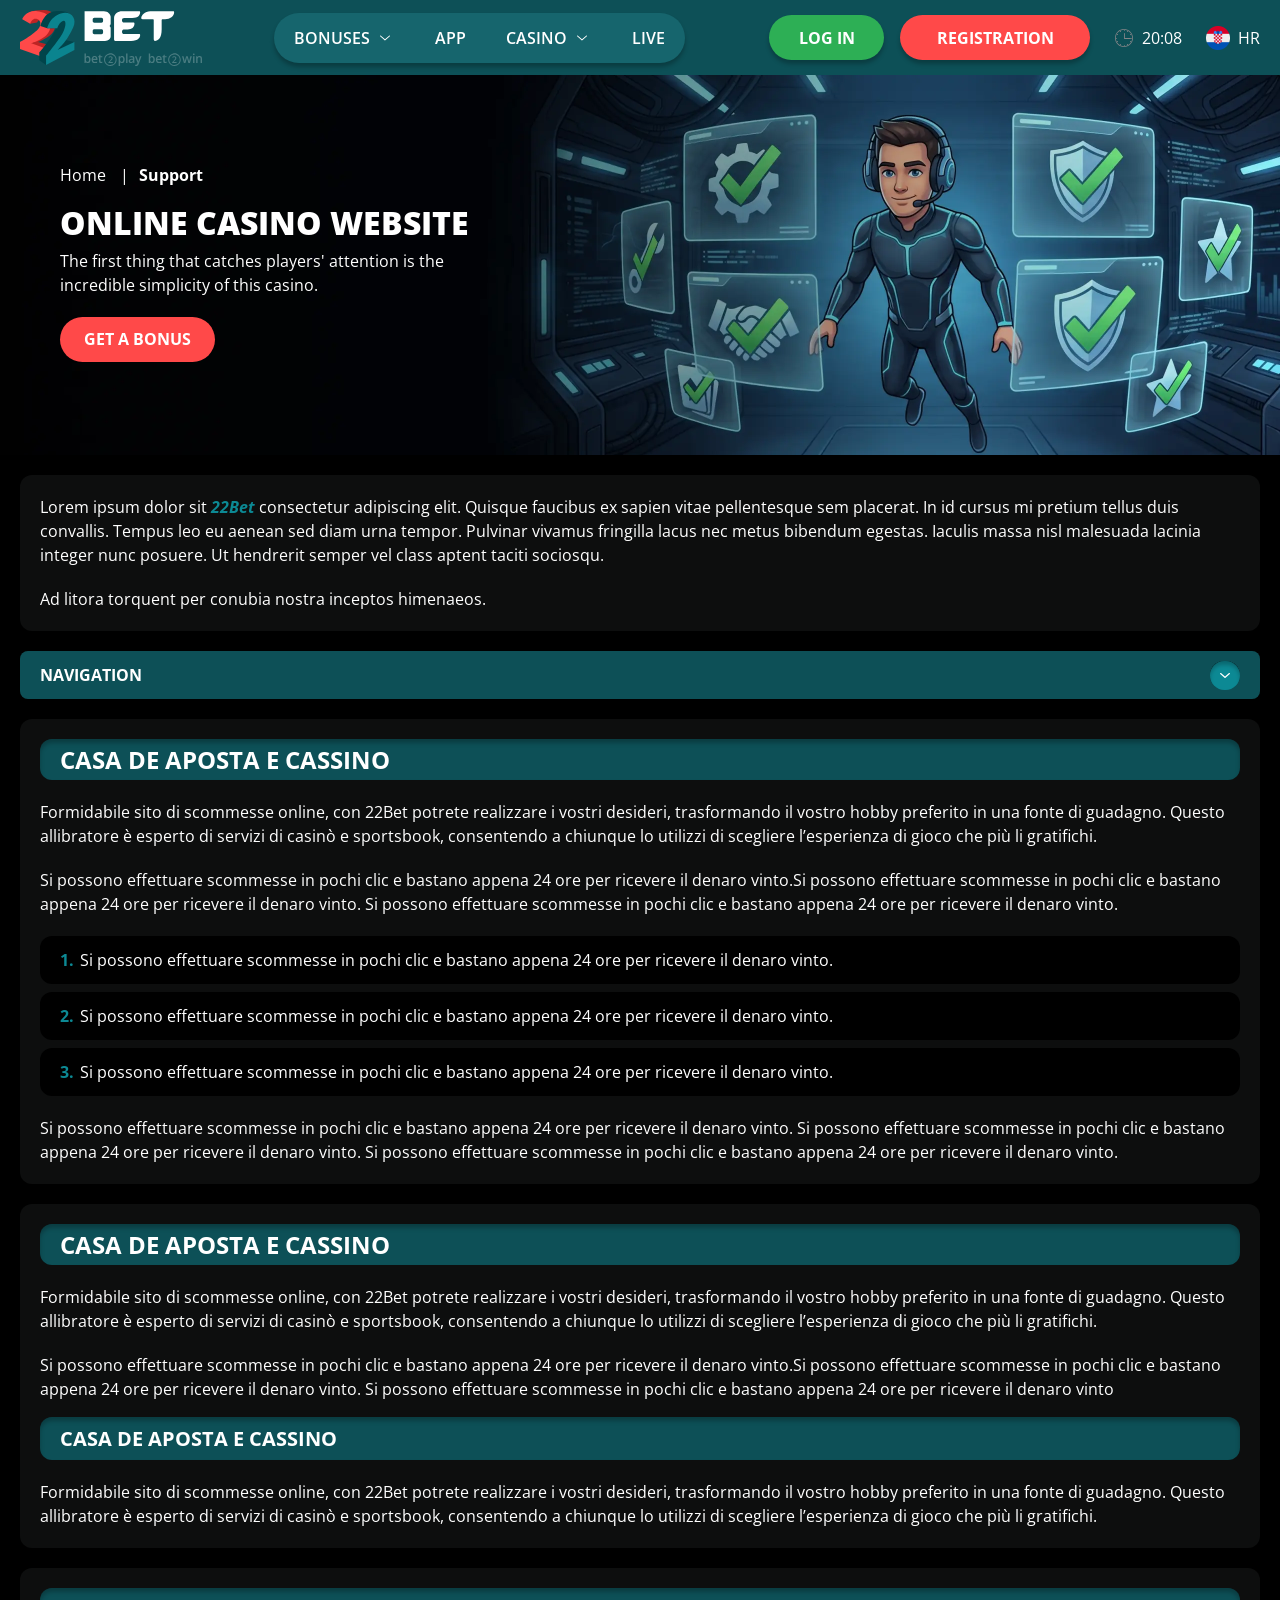
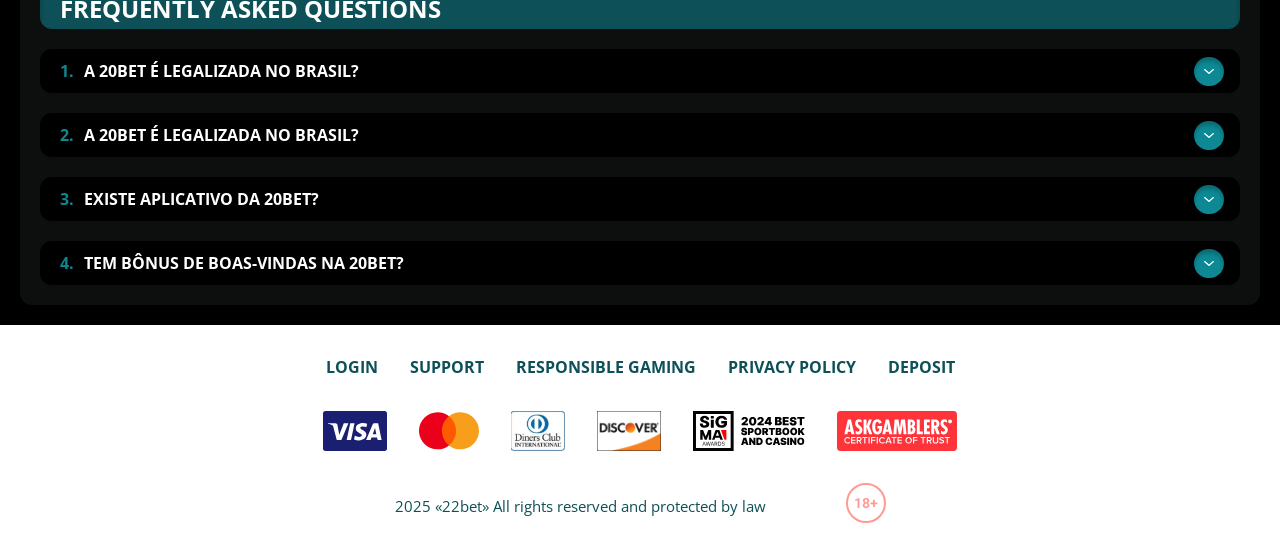
<file: support.html>
<!DOCTYPE html>
<html lang="hr">
  <head>
    <meta charset="UTF-8" />
   
    <meta name="viewport" content="width=device-width, initial-scale=1.0" />
    <title>22Bet </title>
    <meta name="description" content />
    <meta property="og:site_name" content />
    <meta property="og:title" content />
    <meta property="og:type" content="website" />
    <meta property="og:url" content />
    <meta property="og:image" content />
    <meta property="og:image:alt" content />
    <meta property="og:locale" content="hr" />
    <meta property="og:description" content />
    <link rel="preconnect" href="https://fonts.googleapis.com" />
    <link rel="preconnect" href="https://fonts.gstatic.com" crossorigin="anonymous" />
   <link href="https://fonts.googleapis.com/css2?family=Open+Sans:ital,wght@0,300..800;1,300..800&display=swap" rel="stylesheet">
<link href="https://fonts.googleapis.com/css?family=Roboto+Condensed&display=swap" rel="stylesheet">

   <link rel="stylesheet" href="./css/reset.css" />
    <link rel="stylesheet" href="./css/main.css" />
    <link rel="stylesheet" href="./css/media.css"/>
    <link rel="icon" href="./images/Group.png" type="image/x-icon"/>
    <script
    src="https://code.jquery.com/jquery-3.6.1.min.js"
    integrity="sha256-o88AwQnZB+VDvE9tvIXrMQaPlFFSUTR+nldQm1LuPXQ="
    crossorigin="anonymous"
  ></script>
  </head>
  <body>
    <header class="header">
      <section class="content header__content">
        <a href="./index.html" class="logo header__logo"
          ><img src="./images/logo.svg" alt="logo" title
        /></a>
        <button class="header__btn-menu" >
          <svg width="16px" height="16px" viewBox="0 0 16 16" xmlns="http://www.w3.org/2000/svg">
              <rect y="0" width="16" height="3" rx="1.5"></rect>
              <rect y="6.5" width="16" height="3" rx="1.5"></rect>
              <rect y="13" width="16" height="3" rx="1.5"></rect>
            </svg>
        </button>

          <nav class="menu header__menu">
            <ul class="header__menu-list">
                
              <li class="">
              <div class="header__menu-wrapper">
                <div class="js-button-expander js-button-expander--menu" >
                <a href="./bonus.html" >
                <span>Bonuses</span>
              </a>
              </div>
              <div class="header__menu-wrap js-expand-content js-expand-content--menu">
                <ul >
                  <li>
                    <a href="./freeSpins.html">
                    <span>Free Spins</span>
                  </a></li>
                  <li><a href="./promoCode.html">
                    <span>Promo Code</span>
                  </a>
                </li>
                  <li><a href="./welcomeBonus.html">
                    <span>Welcome Bonus</span>
                  </a>
                </li>
                <li><a href="./vip.html">
                    <span>VIP</span>
                  </a>
                </li>
                </ul>
              </div>
              </div>
               <a href="./bonus.html" class="header__menu-item">
                <span>Bonuses</span>
              </a>
            </li>
              <li>
                <a href="./app.html">
                 App
                </a>
              </li>
              
              <li class="">
              <div class="header__menu-wrapper">
                <div class="js-button-expander js-button-expander--menu" >
                <a href="./casino.html" >
                <span> Casino</span>
              </a>
              </div>
              <div class="header__menu-wrap js-expand-content js-expand-content--menu">
                <ul >
                  <li>
                    <a href="./slots.html">
                    <span>Slots</span>
                  </a></li>
                 
                </ul>
              </div>
              </div>
               <a href="./casino.html" class="header__menu-item">
                <span>Casino</span>
              </a>
            </li>
               <li>
                <a href="./live.html">
               Live
                </a>
              </li>
              <li>
                    <a href="./freeSpins.html">
                    <span>Free Spins</span>
                  </a></li>
                  <li><a href="./promoCode.html">
                    <span>Promo Code</span>
                  </a>
                </li>
                  <li><a href="./welcomeBonus.html">
                    <span>Welcome Bonus</span>
                  </a>
                </li>
                <li><a href="./vip.html">
                    <span>VIP</span>
                  </a>
                </li>
             <li>
                    <a href="./slots.html">
                    <span>Slots</span>
                  </a></li>
             
             
            </ul>
            <div class="header__button header__button-menu " >
              <a href="#" class="button  button__login-menu">log in</a>
              <a href="#" class="button button__menu">registration</a>
            </div>
           
          </nav>
            <a href="#" class="button button__login">log in</a>
            <a href="#" class="button button__singup">registration</a>
            <div id="clock" class="header__time">00:00</div>
            <a href="#" class="header__flag">
                <span><img src="./images/flag.png" alt="flag" title /></span>
                <span>hr</span>
              </a>
      </section>
    </header>
     <main class="main home main-page">
        <section class=" hero hero__page">
           
            <div class="background ">
              <img src="./images/layout-images/bg-support.webp" alt="hero" title />
              
            </div>
            <div class="hero__wrapper hero__wrapper-page">
              <div class="hero__data hero__data-bonus">
                <ul
                class="breadcrumbs "
                
              >
                <li
                  
                >
                  <a href="/" >
                    <span >Home</span></a
                  >
                 
                </li>
                <li
                  
                >
                  <a href="#" > <span >Support</span></a>
                 
                </li>
              </ul>
                <h1 class="title general hero__title">
                  Online Casino Website
                </h1>
                 <p class="hero__text">The first thing that catches players' attention is the incredible simplicity of this casino.</p>
               
                <a href="#" class="button  hero__button ">Get a Bonus</a>
               
              </div>
             
            </div>
          </section>
      <section class="main__wrap main__wrap-page">
       
       <section class="content__wrapper content__wrapper-page">

         
        
       
          <section class="content article">
            <p>
             Lorem ipsum dolor sit <a href="#">22Bet</a> consectetur adipiscing elit. Quisque faucibus ex sapien vitae pellentesque sem placerat. In id cursus mi pretium tellus duis convallis. Tempus leo eu aenean sed diam urna tempor. Pulvinar vivamus fringilla lacus nec metus bibendum egestas. Iaculis massa nisl malesuada lacinia integer nunc posuere. Ut hendrerit semper vel class aptent taciti sociosqu.
            </p>
            <p>
             Ad litora torquent per conubia nostra inceptos himenaeos.
            </p>
          </section>
        
        
           <section class="content menu-review__content">
              

            
                <div class="menu__review-desk menu__review-content">Navigation</div>
                <ul class="menu__review menu__review-list">
                  <li><a href="#">Lorem ipsum dolor sit</a></li>
                    <li><a href="#">Amet consectetur adipiscing</a></li>
                      <li><a href="#">Quisque faucibus ex sapien vitae</a></li>
                        <li><a href="#">Ut hendrerit sempero</a></li>
                          <li><a href="#">Pulvinar vivamus fringilla</a></li>
                           <li><a href="#">Ad litora torquent per conubia</a></li>
                         
                          
                </ul>
             
          
          </section>
          
        
          <section class="content article">
            <h2 class="title high article__title">Casa de Aposta e Cassino</h2>
             
            <p>
             Formidabile sito di scommesse online, con 22Bet potrete realizzare i vostri desideri, trasformando il vostro hobby preferito in una fonte di guadagno. Questo allibratore è esperto di servizi di casinò e sportsbook, consentendo a chiunque lo utilizzi di scegliere l’esperienza di gioco che più li gratifichi.
            </p>
            <p>
             Si possono effettuare scommesse in pochi clic e bastano appena 24 ore per ricevere il denaro vinto.Si possono effettuare scommesse in pochi clic e bastano appena 24 ore per ricevere il denaro vinto. Si possono effettuare scommesse in pochi clic e bastano appena 24 ore per ricevere il denaro vinto.
            </p>
           <ol>
              <li>Si possono effettuare scommesse in pochi clic e bastano appena 24 ore per ricevere il denaro vinto.</li>
              <li>Si possono effettuare scommesse in pochi clic e bastano appena 24 ore per ricevere il denaro vinto.</li>
              <li>Si possono effettuare scommesse in pochi clic e bastano appena 24 ore per ricevere il denaro vinto.</li>
            </ol>
            <p>Si possono effettuare scommesse in pochi clic e bastano appena 24 ore per ricevere il denaro vinto. Si possono effettuare scommesse in pochi clic e bastano appena 24 ore per ricevere il denaro vinto. Si possono effettuare scommesse in pochi clic e bastano appena 24 ore per ricevere il denaro vinto.</p>
          </section>
         
         
           <section class="content article">
            <h2 class="title high article__title">Casa de Aposta e Cassino</h2>
            <p>Formidabile sito di scommesse online, con 22Bet potrete realizzare i vostri desideri, trasformando il vostro hobby preferito in una fonte di guadagno. Questo allibratore è esperto di servizi di casinò e sportsbook, consentendo a chiunque lo utilizzi di scegliere l’esperienza di gioco che più li gratifichi.</p>
            <p>Si possono effettuare scommesse in pochi clic e bastano appena 24 ore per ricevere il denaro vinto.Si possono effettuare scommesse in pochi clic e bastano appena 24 ore per ricevere il denaro vinto. Si possono effettuare scommesse in pochi clic e bastano appena 24 ore per ricevere il denaro vinto</p>
            <h3>Casa de Aposta e Cassino</h3>
            <p>Formidabile sito di scommesse online, con 22Bet potrete realizzare i vostri desideri, trasformando il vostro hobby preferito in una fonte di guadagno. Questo allibratore è esperto di servizi di casinò e sportsbook, consentendo a chiunque lo utilizzi di scegliere l’esperienza di gioco che più li gratifichi.</p>
           </section>

          <section class="content faq">
            <h2 class="title high faq__title">Frequently Asked Questions</h2>
            <ul class="faq__list " >
              <li class="faq__item"  >
                <h3 class="title medium faq__subtitle js-button-expander js-button-expander--faq"  >A 20Bet é legalizada no Brasil?
                 </h3>
                <div  class="faq__answer js-expand-content js-expand-content--faq" >
                  <p  >
                    Sim, a casa de apostas tem licença emitida por Curaçao, que é reconhecida no Brasil e a permite atuar por aqui.
                  </p>
                </div>
              </li>
              <li class="faq__item"  >
                <h3 class="title medium faq__subtitle js-button-expander js-button-expander--faq"  >A 20Bet é legalizada no Brasil?</h3>
                <div class="faq__answer js-expand-content js-expand-content--faq" >
                  <p  >
                    Sim, a casa de apostas tem licença emitida por Curaçao, que é reconhecida no Brasil e a permite atuar por aqui.
                  </p>
                </div>
              </li> 
              <li class="faq__item"  >
                <h3 class="title medium faq__subtitle js-button-expander js-button-expander--faq"  >Existe aplicativo da 20Bet?</h3>
                <div class="faq__answer js-expand-content js-expand-content--faq" >
                  <p  >
                   Sim, disponível para sistemas operacionais iOS e Android.
                  </p>
                </div>
              </li> 
              <li class="faq__item"  >
                <h3 class="title medium faq__subtitle js-button-expander js-button-expander--faq"  >Tem bônus de boas-vindas na 20Bet?</h3>
                <div class="faq__answer js-expand-content js-expand-content--faq" >
                  <p  >
                   O pacote especial para novos usuários da 20Bet paga 100% sobre o primeiro depósito, com limite de 600 BRL.
                  </p>
                </div>
              </li> 
             
            </ul>
          </section>
          
        </section> 
      
        <div class=""  onclick="scrollToTop()">
          <button class="main__arrow" id="scrollToTopBtn"></button>
        </div> 
        
      </section>
    </main> 
      <footer class=" footer ">
      <section class="content footer__content">
        <ul class="footer__menu">
         <li><a href="./login.html">Login</a></li>
         <li><a href="./support.html">Support</a></li>
         <li><a href="./responsible.html">Responsible Gaming</a></li>
         <li><a href="./policy.html">Privacy Policy</a></li>
         <li><a href="./deposit.html">Deposit</a></li>
        </ul>
       
          <ul class="footer__cards-list">
           
            <li>
              <a href="#"
                ><img src="./images/visa.svg" alt="cardvisa" title
              /></a>
            </li>
            <li>
              <a href="#"
                ><img
                  src="./images/mastercard.svg"
                  alt="mastercard"
                  title
              /></a>
            </li>
            <li>
                <a href="#"
                  ><img src="./images/diners.svg" alt="diners" title
                /></a>
              </li>
              <li>
                <a href="#"
                  ><img src="./images/discover.svg" alt="discover" title
                /></a>
              </li>
              <li>
                <a href="#"
                  ><img src="./images/sigma.svg" alt="sigma" title
                /></a>
              </li>
              <li>
                <a href="#"
                  ><img src="./images/ask.svg" alt="ask" title
                /></a>
              </li>
            
          </ul>
       
        <div class="footer__wrapp">
          <div class="footer__text">
           
            <p>2025 «22bet» All rights reserved and protected by law

</p>
           
          </div>
          <div class="footer__age">
            <img src="./images/age.svg" alt="age" title />
          </div>
        </div>
      
      </section>
    </footer>
    <script src="./js/arrowUp.js" defer></script>
    <script src="./js/sidebar.js" defer></script>
    <script src="./js/expander.js" defer></script>
    <script src="./js/mobile-menu.js" defer></script>
    <script src="./js/clock.js" defer></script>
  </body>
</html>
</file>
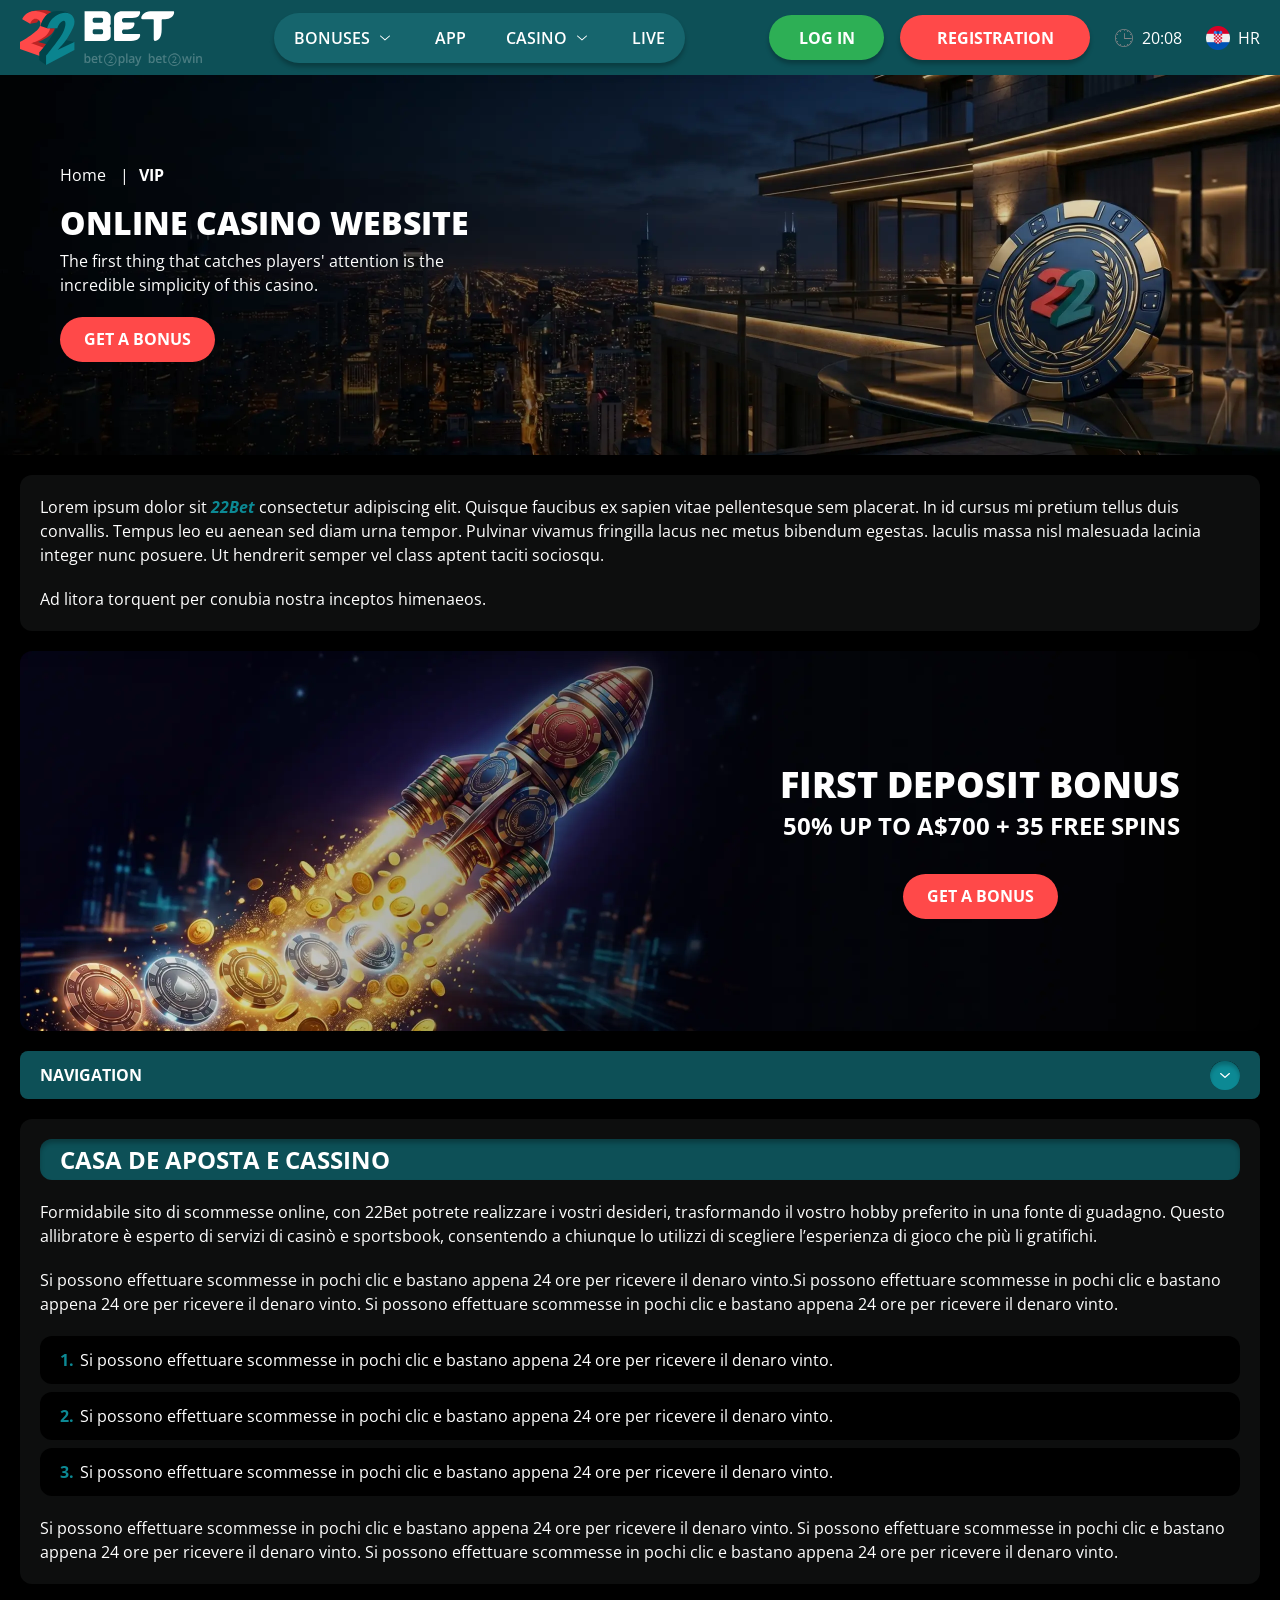
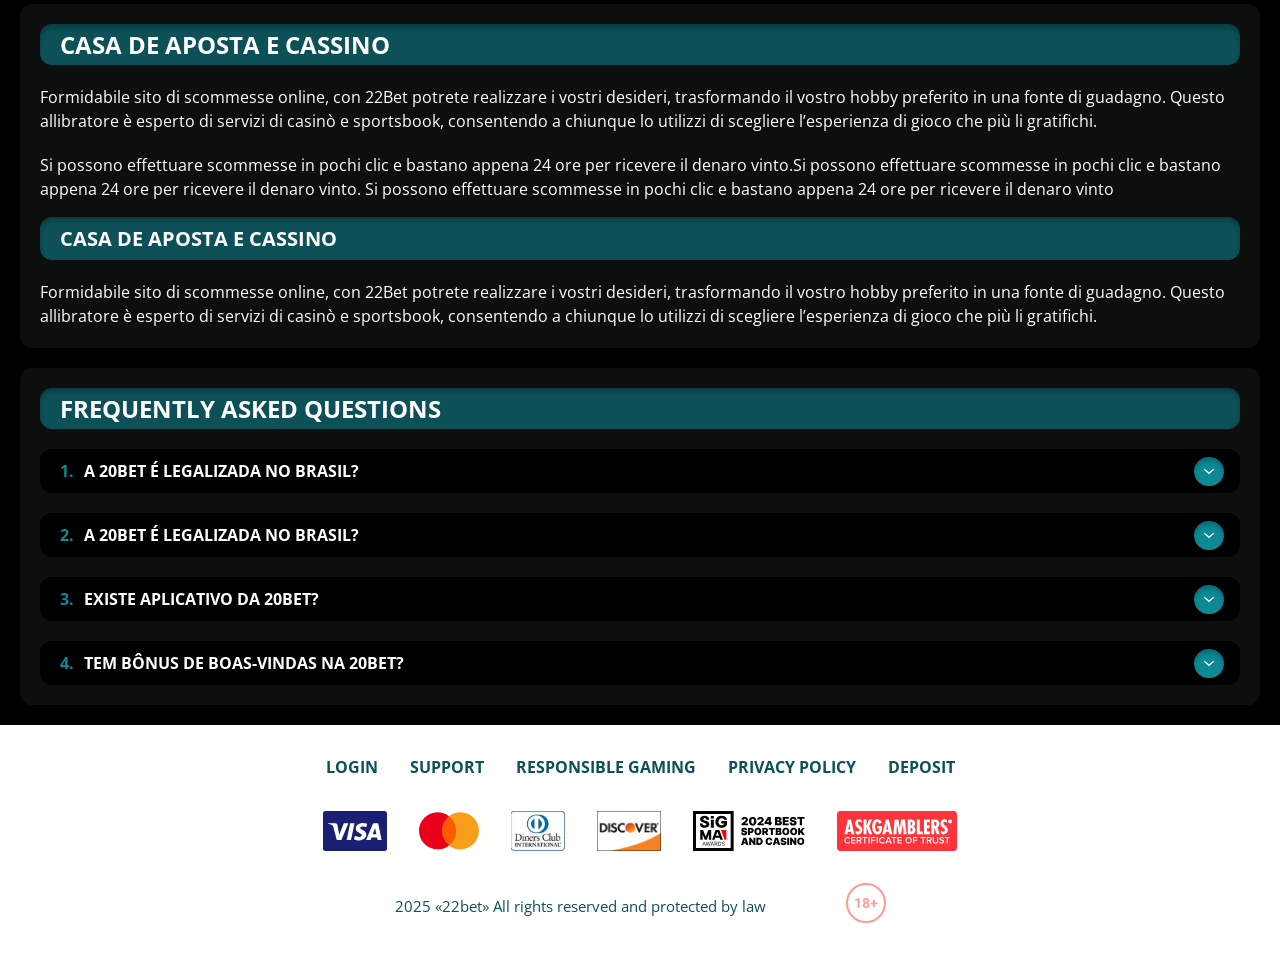
<file: vip.html>
<!DOCTYPE html>
<html lang="hr">
  <head>
    <meta charset="UTF-8" />
   
    <meta name="viewport" content="width=device-width, initial-scale=1.0" />
    <title>22Bet </title>
    <meta name="description" content />
    <meta property="og:site_name" content />
    <meta property="og:title" content />
    <meta property="og:type" content="website" />
    <meta property="og:url" content />
    <meta property="og:image" content />
    <meta property="og:image:alt" content />
    <meta property="og:locale" content="hr" />
    <meta property="og:description" content />
    <link rel="preconnect" href="https://fonts.googleapis.com" />
    <link rel="preconnect" href="https://fonts.gstatic.com" crossorigin="anonymous" />
   <link href="https://fonts.googleapis.com/css2?family=Open+Sans:ital,wght@0,300..800;1,300..800&display=swap" rel="stylesheet">
<link href="https://fonts.googleapis.com/css?family=Roboto+Condensed&display=swap" rel="stylesheet">

   <link rel="stylesheet" href="./css/reset.css" />
    <link rel="stylesheet" href="./css/main.css" />
    <link rel="stylesheet" href="./css/media.css"/>
    <link rel="icon" href="./images/Group.png" type="image/x-icon"/>
    <script
    src="https://code.jquery.com/jquery-3.6.1.min.js"
    integrity="sha256-o88AwQnZB+VDvE9tvIXrMQaPlFFSUTR+nldQm1LuPXQ="
    crossorigin="anonymous"
  ></script>
  </head>
  <body>
    <header class="header">
      <section class="content header__content">
        <a href="./index.html" class="logo header__logo"
          ><img src="./images/logo.svg" alt="logo" title
        /></a>
        <button class="header__btn-menu" >
          <svg width="16px" height="16px" viewBox="0 0 16 16" xmlns="http://www.w3.org/2000/svg">
              <rect y="0" width="16" height="3" rx="1.5"></rect>
              <rect y="6.5" width="16" height="3" rx="1.5"></rect>
              <rect y="13" width="16" height="3" rx="1.5"></rect>
            </svg>
        </button>

          <nav class="menu header__menu">
            <ul class="header__menu-list">
                
              <li class="">
              <div class="header__menu-wrapper">
                <div class="js-button-expander js-button-expander--menu" >
                <a href="./bonus.html" >
                <span>Bonuses</span>
              </a>
              </div>
              <div class="header__menu-wrap js-expand-content js-expand-content--menu">
                <ul >
                  <li>
                    <a href="./freeSpins.html">
                    <span>Free Spins</span>
                  </a></li>
                  <li><a href="./promoCode.html">
                    <span>Promo Code</span>
                  </a>
                </li>
                  <li><a href="./welcomeBonus.html">
                    <span>Welcome Bonus</span>
                  </a>
                </li>
                <li><a href="./vip.html">
                    <span>VIP</span>
                  </a>
                </li>
                </ul>
              </div>
              </div>
               <a href="./bonus.html" class="header__menu-item">
                <span>Bonuses</span>
              </a>
            </li>
              <li>
                <a href="./app.html">
                 App
                </a>
              </li>
              
              <li class="">
              <div class="header__menu-wrapper">
                <div class="js-button-expander js-button-expander--menu" >
                <a href="./casino.html" >
                <span> Casino</span>
              </a>
              </div>
              <div class="header__menu-wrap js-expand-content js-expand-content--menu">
                <ul >
                  <li>
                    <a href="./slots.html">
                    <span>Slots</span>
                  </a></li>
                 
                </ul>
              </div>
              </div>
               <a href="./casino.html" class="header__menu-item">
                <span>Casino</span>
              </a>
            </li>
               <li>
                <a href="./live.html">
               Live
                </a>
              </li>
              <li>
                    <a href="./freeSpins.html">
                    <span>Free Spins</span>
                  </a></li>
                  <li><a href="./promoCode.html">
                    <span>Promo Code</span>
                  </a>
                </li>
                  <li><a href="./welcomeBonus.html">
                    <span>Welcome Bonus</span>
                  </a>
                </li>
                <li><a href="./vip.html">
                    <span>VIP</span>
                  </a>
                </li>
             <li>
                    <a href="./slots.html">
                    <span>Slots</span>
                  </a></li>
             
             
            </ul>
            <div class="header__button header__button-menu " >
              <a href="#" class="button  button__login-menu">log in</a>
              <a href="#" class="button button__menu">registration</a>
            </div>
           
          </nav>
            <a href="#" class="button button__login">log in</a>
            <a href="#" class="button button__singup">registration</a>
            <div id="clock" class="header__time">00:00</div>
            <a href="#" class="header__flag">
                <span><img src="./images/flag.png" alt="flag" title /></span>
                <span>hr</span>
              </a>
      </section>
    </header>
     <main class="main home main-page">
        <section class=" hero hero__page">
           
            <div class="background background-pageVip">
              <img src="./images/layout-images/bg-vip.webp" alt="hero" title />
              
            </div>
            <div class="hero__wrapper hero__wrapper-page">
              <div class="hero__data hero__data-bonus">
                <ul
                class="breadcrumbs "
                
              >
                <li
                  
                >
                  <a href="/" >
                    <span >Home</span></a
                  >
                 
                </li>
                <li
                  
                >
                  <a href="#" > <span >VIP</span></a>
                 
                </li>
              </ul>
                <h1 class="title general hero__title">
                  Online Casino Website
                </h1>
                 <p class="hero__text">The first thing that catches players' attention is the incredible simplicity of this casino.</p>
               
                <a href="#" class="button  hero__button ">Get a Bonus</a>
               
              </div>
             
            </div>
          </section>
      <section class="main__wrap main__wrap-page">
       
       <section class="content__wrapper content__wrapper-page">

         
        
       
          <section class="content article">
            <p>
             Lorem ipsum dolor sit <a href="#">22Bet</a> consectetur adipiscing elit. Quisque faucibus ex sapien vitae pellentesque sem placerat. In id cursus mi pretium tellus duis convallis. Tempus leo eu aenean sed diam urna tempor. Pulvinar vivamus fringilla lacus nec metus bibendum egestas. Iaculis massa nisl malesuada lacinia integer nunc posuere. Ut hendrerit semper vel class aptent taciti sociosqu.
            </p>
            <p>
             Ad litora torquent per conubia nostra inceptos himenaeos.
            </p>
          </section>
         
             
           <section class="content banner banner-main">
            <div class="background ">
              
              <img src="./images/layout-images/banner-vip.webp" alt="banner" title />
              
            </div>
            <div class="banner__info">
              
              <h2 class="title high banner__title-main">
                  
               first Deposit Bonus
              </h2>
            <p class="banner__subtitle">50% up to A$700 + 35 Free spins</p>
              <a href="#" class="button banner__button">Get a Bonus</a>
            </div>
          </section>
          
              <section class="content menu-review__content">
              

            
                <div class="menu__review-desk menu__review-content">Navigation</div>
                <ul class="menu__review menu__review-list">
                  <li><a href="#">Lorem ipsum dolor sit</a></li>
                    <li><a href="#">Amet consectetur adipiscing</a></li>
                      <li><a href="#">Quisque faucibus ex sapien vitae</a></li>
                        <li><a href="#">Ut hendrerit sempero</a></li>
                          <li><a href="#">Pulvinar vivamus fringilla</a></li>
                           <li><a href="#">Ad litora torquent per conubia</a></li>
                         
                          
                </ul>
             
          
          </section>
          
        
          <section class="content article">
            <h2 class="title high article__title">Casa de Aposta e Cassino</h2>
             
            <p>
             Formidabile sito di scommesse online, con 22Bet potrete realizzare i vostri desideri, trasformando il vostro hobby preferito in una fonte di guadagno. Questo allibratore è esperto di servizi di casinò e sportsbook, consentendo a chiunque lo utilizzi di scegliere l’esperienza di gioco che più li gratifichi.
            </p>
            <p>
             Si possono effettuare scommesse in pochi clic e bastano appena 24 ore per ricevere il denaro vinto.Si possono effettuare scommesse in pochi clic e bastano appena 24 ore per ricevere il denaro vinto. Si possono effettuare scommesse in pochi clic e bastano appena 24 ore per ricevere il denaro vinto.
            </p>
           <ol>
              <li>Si possono effettuare scommesse in pochi clic e bastano appena 24 ore per ricevere il denaro vinto.</li>
              <li>Si possono effettuare scommesse in pochi clic e bastano appena 24 ore per ricevere il denaro vinto.</li>
              <li>Si possono effettuare scommesse in pochi clic e bastano appena 24 ore per ricevere il denaro vinto.</li>
            </ol>
            <p>Si possono effettuare scommesse in pochi clic e bastano appena 24 ore per ricevere il denaro vinto. Si possono effettuare scommesse in pochi clic e bastano appena 24 ore per ricevere il denaro vinto. Si possono effettuare scommesse in pochi clic e bastano appena 24 ore per ricevere il denaro vinto.</p>
          </section>
         
         
           <section class="content article">
            <h2 class="title high article__title">Casa de Aposta e Cassino</h2>
            <p>Formidabile sito di scommesse online, con 22Bet potrete realizzare i vostri desideri, trasformando il vostro hobby preferito in una fonte di guadagno. Questo allibratore è esperto di servizi di casinò e sportsbook, consentendo a chiunque lo utilizzi di scegliere l’esperienza di gioco che più li gratifichi.</p>
            <p>Si possono effettuare scommesse in pochi clic e bastano appena 24 ore per ricevere il denaro vinto.Si possono effettuare scommesse in pochi clic e bastano appena 24 ore per ricevere il denaro vinto. Si possono effettuare scommesse in pochi clic e bastano appena 24 ore per ricevere il denaro vinto</p>
            <h3>Casa de Aposta e Cassino</h3>
            <p>Formidabile sito di scommesse online, con 22Bet potrete realizzare i vostri desideri, trasformando il vostro hobby preferito in una fonte di guadagno. Questo allibratore è esperto di servizi di casinò e sportsbook, consentendo a chiunque lo utilizzi di scegliere l’esperienza di gioco che più li gratifichi.</p>
           </section>

          <section class="content faq">
            <h2 class="title high faq__title">Frequently Asked Questions</h2>
            <ul class="faq__list " >
              <li class="faq__item"  >
                <h3 class="title medium faq__subtitle js-button-expander js-button-expander--faq"  >A 20Bet é legalizada no Brasil?
                 </h3>
                <div  class="faq__answer js-expand-content js-expand-content--faq" >
                  <p  >
                    Sim, a casa de apostas tem licença emitida por Curaçao, que é reconhecida no Brasil e a permite atuar por aqui.
                  </p>
                </div>
              </li>
              <li class="faq__item"  >
                <h3 class="title medium faq__subtitle js-button-expander js-button-expander--faq"  >A 20Bet é legalizada no Brasil?</h3>
                <div class="faq__answer js-expand-content js-expand-content--faq" >
                  <p  >
                    Sim, a casa de apostas tem licença emitida por Curaçao, que é reconhecida no Brasil e a permite atuar por aqui.
                  </p>
                </div>
              </li> 
              <li class="faq__item"  >
                <h3 class="title medium faq__subtitle js-button-expander js-button-expander--faq"  >Existe aplicativo da 20Bet?</h3>
                <div class="faq__answer js-expand-content js-expand-content--faq" >
                  <p  >
                   Sim, disponível para sistemas operacionais iOS e Android.
                  </p>
                </div>
              </li> 
              <li class="faq__item"  >
                <h3 class="title medium faq__subtitle js-button-expander js-button-expander--faq"  >Tem bônus de boas-vindas na 20Bet?</h3>
                <div class="faq__answer js-expand-content js-expand-content--faq" >
                  <p  >
                   O pacote especial para novos usuários da 20Bet paga 100% sobre o primeiro depósito, com limite de 600 BRL.
                  </p>
                </div>
              </li> 
             
            </ul>
          </section>
          
        </section> 
      
        <div class=""  onclick="scrollToTop()">
          <button class="main__arrow" id="scrollToTopBtn"></button>
        </div> 
        
      </section>
    </main> 
       <footer class=" footer ">
      <section class="content footer__content">
        <ul class="footer__menu">
         <li><a href="./login.html">Login</a></li>
         <li><a href="./support.html">Support</a></li>
         <li><a href="./responsible.html">Responsible Gaming</a></li>
         <li><a href="./policy.html">Privacy Policy</a></li>
         <li><a href="./deposit.html">Deposit</a></li>
        </ul>
       
          <ul class="footer__cards-list">
           
            <li>
              <a href="#"
                ><img src="./images/visa.svg" alt="cardvisa" title
              /></a>
            </li>
            <li>
              <a href="#"
                ><img
                  src="./images/mastercard.svg"
                  alt="mastercard"
                  title
              /></a>
            </li>
            <li>
                <a href="#"
                  ><img src="./images/diners.svg" alt="diners" title
                /></a>
              </li>
              <li>
                <a href="#"
                  ><img src="./images/discover.svg" alt="discover" title
                /></a>
              </li>
              <li>
                <a href="#"
                  ><img src="./images/sigma.svg" alt="sigma" title
                /></a>
              </li>
              <li>
                <a href="#"
                  ><img src="./images/ask.svg" alt="ask" title
                /></a>
              </li>
            
          </ul>
       
        <div class="footer__wrapp">
          <div class="footer__text">
           
            <p>2025 «22bet» All rights reserved and protected by law

</p>
           
          </div>
          <div class="footer__age">
            <img src="./images/age.svg" alt="age" title />
          </div>
        </div>
      
      </section>
    </footer>
    <script src="./js/arrowUp.js" defer></script>
    <script src="./js/sidebar.js" defer></script>
    <script src="./js/expander.js" defer></script>
    <script src="./js/mobile-menu.js" defer></script>
    <script src="./js/clock.js" defer></script>
  </body>
</html>
</file>
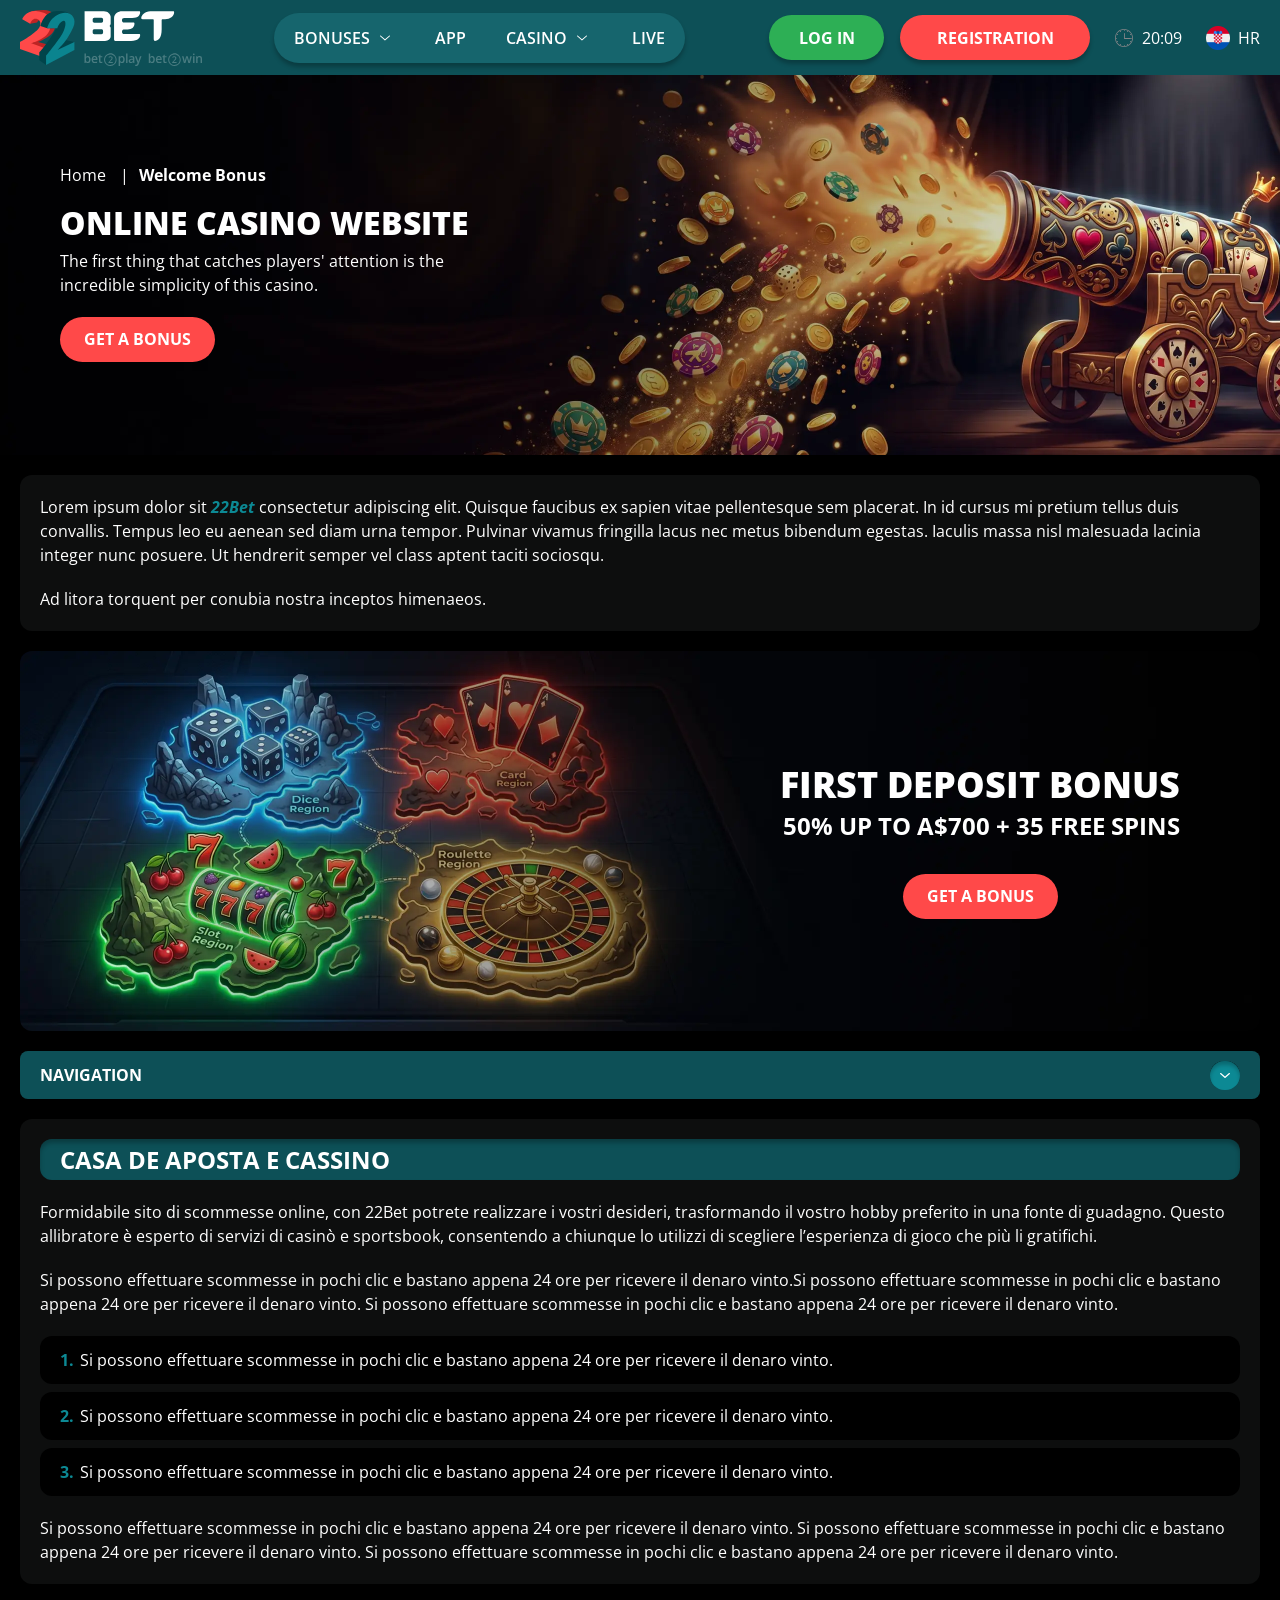
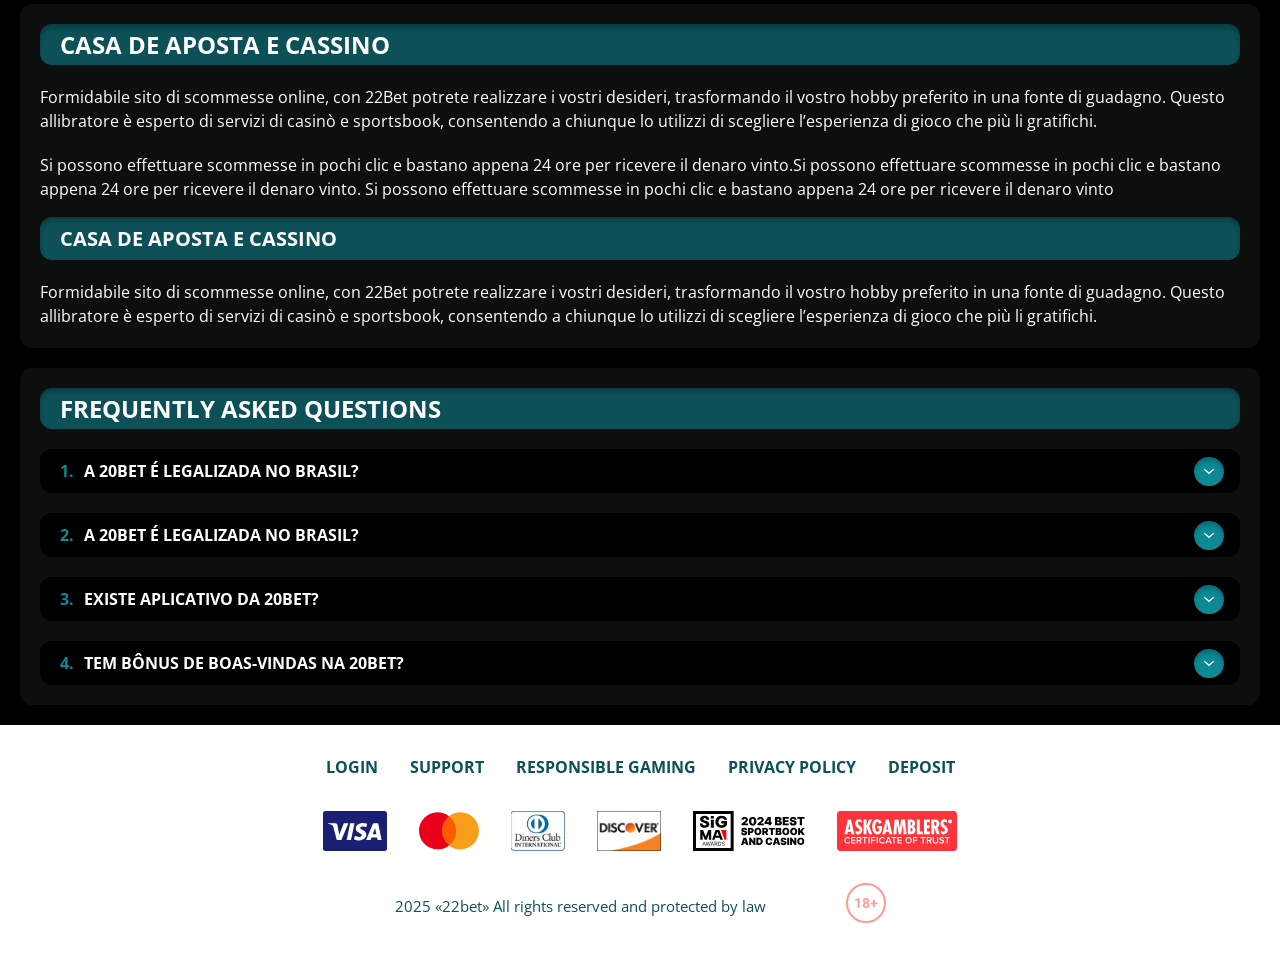
<file: welcomeBonus.html>
<!DOCTYPE html>
<html lang="hr">
  <head>
    <meta charset="UTF-8" />
   
    <meta name="viewport" content="width=device-width, initial-scale=1.0" />
    <title>22Bet </title>
    <meta name="description" content />
    <meta property="og:site_name" content />
    <meta property="og:title" content />
    <meta property="og:type" content="website" />
    <meta property="og:url" content />
    <meta property="og:image" content />
    <meta property="og:image:alt" content />
    <meta property="og:locale" content="hr" />
    <meta property="og:description" content />
    <link rel="preconnect" href="https://fonts.googleapis.com" />
    <link rel="preconnect" href="https://fonts.gstatic.com" crossorigin="anonymous" />
   <link href="https://fonts.googleapis.com/css2?family=Open+Sans:ital,wght@0,300..800;1,300..800&display=swap" rel="stylesheet">
<link href="https://fonts.googleapis.com/css?family=Roboto+Condensed&display=swap" rel="stylesheet">

   <link rel="stylesheet" href="./css/reset.css" />
    <link rel="stylesheet" href="./css/main.css" />
    <link rel="stylesheet" href="./css/media.css"/>
    <link rel="icon" href="./images/Group.png" type="image/x-icon"/>
    <script
    src="https://code.jquery.com/jquery-3.6.1.min.js"
    integrity="sha256-o88AwQnZB+VDvE9tvIXrMQaPlFFSUTR+nldQm1LuPXQ="
    crossorigin="anonymous"
  ></script>
  </head>
  <body>
    <header class="header">
      <section class="content header__content">
        <a href="./index.html" class="logo header__logo"
          ><img src="./images/logo.svg" alt="logo" title
        /></a>
        <button class="header__btn-menu" >
          <svg width="16px" height="16px" viewBox="0 0 16 16" xmlns="http://www.w3.org/2000/svg">
              <rect y="0" width="16" height="3" rx="1.5"></rect>
              <rect y="6.5" width="16" height="3" rx="1.5"></rect>
              <rect y="13" width="16" height="3" rx="1.5"></rect>
            </svg>
        </button>

          <nav class="menu header__menu">
            <ul class="header__menu-list">
                
              <li class="">
              <div class="header__menu-wrapper">
                <div class="js-button-expander js-button-expander--menu" >
                <a href="./bonus.html" >
                <span>Bonuses</span>
              </a>
              </div>
              <div class="header__menu-wrap js-expand-content js-expand-content--menu">
                <ul >
                  <li>
                    <a href="./freeSpins.html">
                    <span>Free Spins</span>
                  </a></li>
                  <li><a href="./promoCode.html">
                    <span>Promo Code</span>
                  </a>
                </li>
                  <li><a href="./welcomeBonus.html">
                    <span>Welcome Bonus</span>
                  </a>
                </li>
                <li><a href="./vip.html">
                    <span>VIP</span>
                  </a>
                </li>
                </ul>
              </div>
              </div>
               <a href="./bonus.html" class="header__menu-item">
                <span>Bonuses</span>
              </a>
            </li>
              <li>
                <a href="./app.html">
                 App
                </a>
              </li>
              
              <li class="">
              <div class="header__menu-wrapper">
                <div class="js-button-expander js-button-expander--menu" >
                <a href="./casino.html" >
                <span> Casino</span>
              </a>
              </div>
              <div class="header__menu-wrap js-expand-content js-expand-content--menu">
                <ul >
                  <li>
                    <a href="./slots.html">
                    <span>Slots</span>
                  </a></li>
                 
                </ul>
              </div>
              </div>
               <a href="./casino.html" class="header__menu-item">
                <span>Casino</span>
              </a>
            </li>
               <li>
                <a href="./live.html">
               Live
                </a>
              </li>
              <li>
                    <a href="./freeSpins.html">
                    <span>Free Spins</span>
                  </a></li>
                  <li><a href="./promoCode.html">
                    <span>Promo Code</span>
                  </a>
                </li>
                  <li><a href="./welcomeBonus.html">
                    <span>Welcome Bonus</span>
                  </a>
                </li>
                <li><a href="./vip.html">
                    <span>VIP</span>
                  </a>
                </li>
             <li>
                    <a href="./slots.html">
                    <span>Slots</span>
                  </a></li>
             
             
            </ul>
            <div class="header__button header__button-menu " >
              <a href="#" class="button  button__login-menu">log in</a>
              <a href="#" class="button button__menu">registration</a>
            </div>
           
          </nav>
            <a href="#" class="button button__login">log in</a>
            <a href="#" class="button button__singup">registration</a>
            <div id="clock" class="header__time">00:00</div>
            <a href="#" class="header__flag">
                <span><img src="./images/flag.png" alt="flag" title /></span>
                <span>hr</span>
              </a>
      </section>
    </header>
     <main class="main home main-page">
        <section class=" hero hero__page">
           
            <div class="background background-page">
              <img src="./images/layout-images/bg-welcome.webp" alt="hero" title />
              
            </div>
            <div class="hero__wrapper hero__wrapper-page">
              <div class="hero__data hero__data-bonus">
                <ul
                class="breadcrumbs "
                
              >
                <li
                  
                >
                  <a href="/" >
                    <span >Home</span></a
                  >
                 
                </li>
                <li
                  
                >
                  <a href="#" > <span >Welcome Bonus</span></a>
                 
                </li>
              </ul>
                <h1 class="title general hero__title">
                  Online Casino Website
                </h1>
                 <p class="hero__text">The first thing that catches players' attention is the incredible simplicity of this casino.</p>
               
                <a href="#" class="button  hero__button ">Get a Bonus</a>
               
              </div>
             
            </div>
          </section>
      <section class="main__wrap main__wrap-page">
       
       <section class="content__wrapper content__wrapper-page">

         
        
       
          <section class="content article">
            <p>
             Lorem ipsum dolor sit <a href="#">22Bet</a> consectetur adipiscing elit. Quisque faucibus ex sapien vitae pellentesque sem placerat. In id cursus mi pretium tellus duis convallis. Tempus leo eu aenean sed diam urna tempor. Pulvinar vivamus fringilla lacus nec metus bibendum egestas. Iaculis massa nisl malesuada lacinia integer nunc posuere. Ut hendrerit semper vel class aptent taciti sociosqu.
            </p>
            <p>
             Ad litora torquent per conubia nostra inceptos himenaeos.
            </p>
          </section>
         
             
            <section class="content banner banner-main">
            <div class="background banner__backgroundWelcome">
              
              <img src="./images/layout-images/banner-welcome.webp" alt="banner" title />
              
            </div>
            <div class="banner__info">
              
              <h2 class="title high banner__title-main">
                  
               first Deposit Bonus
              </h2>
            <p class="banner__subtitle">50% up to A$700 + 35 Free spins</p>
              <a href="#" class="button banner__button">Get a Bonus</a>
            </div>
          </section>
        
          <section class="content menu-review__content">
              

            
                <div class="menu__review-desk menu__review-content">Navigation</div>
                <ul class="menu__review menu__review-list">
                  <li><a href="#">Lorem ipsum dolor sit</a></li>
                    <li><a href="#">Amet consectetur adipiscing</a></li>
                      <li><a href="#">Quisque faucibus ex sapien vitae</a></li>
                        <li><a href="#">Ut hendrerit sempero</a></li>
                          <li><a href="#">Pulvinar vivamus fringilla</a></li>
                           <li><a href="#">Ad litora torquent per conubia</a></li>
                         
                          
                </ul>
             
          
          </section>
          
          
        
          <section class="content article">
            <h2 class="title high article__title">Casa de Aposta e Cassino</h2>
             
            <p>
             Formidabile sito di scommesse online, con 22Bet potrete realizzare i vostri desideri, trasformando il vostro hobby preferito in una fonte di guadagno. Questo allibratore è esperto di servizi di casinò e sportsbook, consentendo a chiunque lo utilizzi di scegliere l’esperienza di gioco che più li gratifichi.
            </p>
            <p>
             Si possono effettuare scommesse in pochi clic e bastano appena 24 ore per ricevere il denaro vinto.Si possono effettuare scommesse in pochi clic e bastano appena 24 ore per ricevere il denaro vinto. Si possono effettuare scommesse in pochi clic e bastano appena 24 ore per ricevere il denaro vinto.
            </p>
           <ol>
              <li>Si possono effettuare scommesse in pochi clic e bastano appena 24 ore per ricevere il denaro vinto.</li>
              <li>Si possono effettuare scommesse in pochi clic e bastano appena 24 ore per ricevere il denaro vinto.</li>
              <li>Si possono effettuare scommesse in pochi clic e bastano appena 24 ore per ricevere il denaro vinto.</li>
            </ol>
            <p>Si possono effettuare scommesse in pochi clic e bastano appena 24 ore per ricevere il denaro vinto. Si possono effettuare scommesse in pochi clic e bastano appena 24 ore per ricevere il denaro vinto. Si possono effettuare scommesse in pochi clic e bastano appena 24 ore per ricevere il denaro vinto.</p>
          </section>
         
         
           <section class="content article">
            <h2 class="title high article__title">Casa de Aposta e Cassino</h2>
            <p>Formidabile sito di scommesse online, con 22Bet potrete realizzare i vostri desideri, trasformando il vostro hobby preferito in una fonte di guadagno. Questo allibratore è esperto di servizi di casinò e sportsbook, consentendo a chiunque lo utilizzi di scegliere l’esperienza di gioco che più li gratifichi.</p>
            <p>Si possono effettuare scommesse in pochi clic e bastano appena 24 ore per ricevere il denaro vinto.Si possono effettuare scommesse in pochi clic e bastano appena 24 ore per ricevere il denaro vinto. Si possono effettuare scommesse in pochi clic e bastano appena 24 ore per ricevere il denaro vinto</p>
            <h3>Casa de Aposta e Cassino</h3>
            <p>Formidabile sito di scommesse online, con 22Bet potrete realizzare i vostri desideri, trasformando il vostro hobby preferito in una fonte di guadagno. Questo allibratore è esperto di servizi di casinò e sportsbook, consentendo a chiunque lo utilizzi di scegliere l’esperienza di gioco che più li gratifichi.</p>
           </section>

          <section class="content faq">
            <h2 class="title high faq__title">Frequently Asked Questions</h2>
            <ul class="faq__list " >
              <li class="faq__item"  >
                <h3 class="title medium faq__subtitle js-button-expander js-button-expander--faq"  >A 20Bet é legalizada no Brasil?
                 </h3>
                <div  class="faq__answer js-expand-content js-expand-content--faq" >
                  <p  >
                    Sim, a casa de apostas tem licença emitida por Curaçao, que é reconhecida no Brasil e a permite atuar por aqui.
                  </p>
                </div>
              </li>
              <li class="faq__item"  >
                <h3 class="title medium faq__subtitle js-button-expander js-button-expander--faq"  >A 20Bet é legalizada no Brasil?</h3>
                <div class="faq__answer js-expand-content js-expand-content--faq" >
                  <p  >
                    Sim, a casa de apostas tem licença emitida por Curaçao, que é reconhecida no Brasil e a permite atuar por aqui.
                  </p>
                </div>
              </li> 
              <li class="faq__item"  >
                <h3 class="title medium faq__subtitle js-button-expander js-button-expander--faq"  >Existe aplicativo da 20Bet?</h3>
                <div class="faq__answer js-expand-content js-expand-content--faq" >
                  <p  >
                   Sim, disponível para sistemas operacionais iOS e Android.
                  </p>
                </div>
              </li> 
              <li class="faq__item"  >
                <h3 class="title medium faq__subtitle js-button-expander js-button-expander--faq"  >Tem bônus de boas-vindas na 20Bet?</h3>
                <div class="faq__answer js-expand-content js-expand-content--faq" >
                  <p  >
                   O pacote especial para novos usuários da 20Bet paga 100% sobre o primeiro depósito, com limite de 600 BRL.
                  </p>
                </div>
              </li> 
             
            </ul>
          </section>
          
        </section> 
      
        <div class=""  onclick="scrollToTop()">
          <button class="main__arrow" id="scrollToTopBtn"></button>
        </div> 
        
      </section>
    </main> 
   <footer class=" footer ">
      <section class="content footer__content">
        <ul class="footer__menu">
         <li><a href="./login.html">Login</a></li>
         <li><a href="./support.html">Support</a></li>
         <li><a href="./responsible.html">Responsible Gaming</a></li>
         <li><a href="./policy.html">Privacy Policy</a></li>
         <li><a href="./deposit.html">Deposit</a></li>
        </ul>
       
          <ul class="footer__cards-list">
           
            <li>
              <a href="#"
                ><img src="./images/visa.svg" alt="cardvisa" title
              /></a>
            </li>
            <li>
              <a href="#"
                ><img
                  src="./images/mastercard.svg"
                  alt="mastercard"
                  title
              /></a>
            </li>
            <li>
                <a href="#"
                  ><img src="./images/diners.svg" alt="diners" title
                /></a>
              </li>
              <li>
                <a href="#"
                  ><img src="./images/discover.svg" alt="discover" title
                /></a>
              </li>
              <li>
                <a href="#"
                  ><img src="./images/sigma.svg" alt="sigma" title
                /></a>
              </li>
              <li>
                <a href="#"
                  ><img src="./images/ask.svg" alt="ask" title
                /></a>
              </li>
            
          </ul>
       
        <div class="footer__wrapp">
          <div class="footer__text">
           
            <p>2025 «22bet» All rights reserved and protected by law

</p>
           
          </div>
          <div class="footer__age">
            <img src="./images/age.svg" alt="age" title />
          </div>
        </div>
      
      </section>
    </footer>
    <script src="./js/arrowUp.js" defer></script>
    <script src="./js/sidebar.js" defer></script>
    <script src="./js/expander.js" defer></script>
    <script src="./js/mobile-menu.js" defer></script>
    <script src="./js/clock.js" defer></script>
  </body>
</html>
</file>
<file: css/main.css>
html{
    -webkit-text-size-adjust: 100%;
    scroll-behavior: smooth;
      overflow-x: hidden;
  }
  
  body {
      display: block;
      position: relative;
      width: 100%;
    background:#000000;

      font-family: 'Open Sans', sans-serif;
      font-size: 16px;
      font-weight: 400;
      line-height: 150%;
      text-align: left;
      color:#ffffff;
      overflow-x: hidden;
    }
  

    
    .content {
      display: block;
      position: relative;
      width: 100%;
      max-width: 1020px;
      max-width: 100%;
      /* overflow: hidden; */
      border-radius: 12px;
 background:  #0D0E0E;

      padding: 20px;
      margin: 0 auto 20px auto;
    }
    
    h1,
    h2,
    h3,
    h4,
    .title {
      display: block;
      position: relative;
      font-size: 32px;
      font-weight: 800;
      line-height: 100%;
      text-align: center;
      color: #ffffff;
    }
    
    h1,
    .title.general {
      text-transform: uppercase;
    }
    
    h2,
    .title.high {
      display: flex;
      align-items: center;
      justify-content: flex-start;
      font-weight: 700;
      font-size: 24px;
      line-height: 100%;
      text-transform: uppercase;
      color: #ffffff;
       background: #0D5057;
   box-shadow: 0px 4px 4px 0px #00000040 inset;

    border-radius: 12px ;
padding: 8.5px 20px;
    }





    h3,
    title.medium {
      font-weight: 700;
      font-size: 20px;
      line-height: 100%;
      text-align: left;
    
      text-transform: uppercase;
   color: #ffffff;
       background: #0D5057;
   box-shadow: 0px 4px 4px 0px #00000040 inset;

    border-radius: 12px   ;
padding: 11.5px 20px;
    }
    
    article > *,
    .article > *,
    .desk > * {
      margin-top: 20px;
    }
    
    article > *:first-child,
    .article > *:first-child,
    .desk > *:first-child {
      margin-top: 0 !important;
    }
    
    article > h2,
    .article > h2,
    .desk > h2 {
      margin-top: 32px;
    }
    
    article > h3,
    .article > h3,
    .desk > h3 {
      margin-top: 16px;
    }
    
    .button {
      
      position: relative;
    display: inline-block;
      min-width: 153px;
      height: 45px;
      border-radius: 25px;
      background: #FF4949;

      overflow: hidden;
      font-size: 16px;
      font-weight: 700;
      line-height: 100%;
      text-align: center;
      text-decoration: none;
      text-transform: uppercase;
      color: #ffffff;
      white-space: nowrap;
      cursor: pointer;
      padding: 14px 24px;
      margin: 0 auto;
   
      transition: all 0.5s;
    }
    
    .button:hover {
     background: #2DAF55;

    }
    
    
    .header,
    .main ,.footer {
      display: flex;
      position: relative;
      justify-content: space-between;
      align-items: center;
     
      max-width: 1600px;
      max-width: 100%;
      
      margin: 0 auto;
    }
    
    .background{
      display: block;
      position: absolute;
      bottom: 0;left: 0;
      height: 100%;
      width: 100%;
      overflow: hidden;
    }
    
    .background img{
      position: relative;
      width: 100%;height: 100%;object-fit: cover;
      
    }

    .background-page img{
      border-radius: 0;
    }
    
    .images img{
      border-radius: 12px;
      width: 100%;
      height: 100%;
      overflow: hidden;
      display: block;
    }

    .faq {
      overflow-anchor: none;
    }
    
    /* -------------------HEADER---------------- */
    .header {
      position: fixed;
      top: 0;
      left: 0;
      right: 0;
      width: 100%;
      z-index: 100;
      background: #0D5057;

    }
    
    .header__content {
      position: relative;
      display: flex;
      flex-direction: row;
      align-items: center;
      justify-content: space-between;
      max-width: 1540px;
      max-height: 75px;
      border-radius: 0;
      background: #0D5057;
      box-shadow: none;
border: none;
      padding: 15px 30px;
      margin: 0 auto;
    }
    
    .logo {
      display: block;
      position: relative;
      flex: 0 0 182px;
      margin-right: 72px;
    }
    
    .logo img {
      display: block;
      position: relative;
      width: auto;
      max-height: 56px;
    }
    
    .logo:hover{
      transform: scale(1.1);
    }
    .header__menu {
      display: flex;
      white-space: nowrap;
      max-height: calc(100vh - 70px);
       scrollbar-width: none; 
  -ms-overflow-style: none; 
  
    }
    .header__menu::-webkit-scrollbar {
  display: none; 
}
    
    
    .header__menu-list {
      display: flex;
      justify-content: center;
      align-items: center;
      white-space: nowrap;
      flex: 1 1 auto;
      box-shadow: 0px 4px 4px 0px #00000040;

     background: #16656D;
      border-radius: 25px;
     


    }
    .header__menu-list li {
      display: block;
      padding:  13px 20px;
    }
    
    .header__menu-list li a {
      display: inline-flex;
      position: relative;
      align-items: center;
      font-weight: 600;
      font-size: 16px;
      line-height: 10%px;
      text-transform: uppercase;
      color:#FFFFFF;
      transition: all 0.5s;
     
    }
    
    .header__menu-list li:hover {
     background: #3D5D62;
border-radius: 50px;
      
    }
    
    .menu a{
      display: none;
    }
    
  
    span {
      display: inline-block;
    }
    
    .header__menu-list a img,
    .header__flag img {
      width: 24px;
      height: 24px;
      vertical-align: middle;
    }
    
    /* .header__menu-list a span:last-child {
      margin-left: 16px;
    } */
    
    .header__flag span:first-child {
      flex: 0 1 24px;
      margin-right: 8px;
      
    }

    .header__menu-wrap {
    display: none;
    display: block;
    position: absolute;
    left: 0;
    top: 60px;
    min-width: 120px;
    height: auto;
    background: #16656D;
box-shadow: 0px 4px 4px 0px #00000040;

    border-radius:0 0 12px 12px;
    padding: 8px 16px;
    z-index: 100;
    overflow-y: hidden;
}

.header__menu-wrap ul{
  display: flex;
  flex-direction: column;
  gap: 8px;
}
.header__menu-wrap ul li{
  padding: 0;
}

.header__menu-wrap ul li:hover{
  background: none;
  
}
.header__menu-list li:first-child a ,.header__menu-list li:nth-child(3) a{
    position: relative;
    padding-right: 25px;
}

.header__menu-list .header__menu-item {
    display: none;
}

.header__menu-list li:first-child .header__menu-item {
    padding-left: 0;
}


.header__menu-list > li {
  position: relative;
}

.header__menu-wrap ul li:nth-last-child(-n+4){
  display: block;
}

.header__menu-list li:nth-last-child(-n+5) {
    display: none;
}

.header__menu-list li .header__menu-wrap ul li a{
  color:#FFFFFF !important;
  padding-right: 12px;
}

.header__menu-list li .header__menu-wrap ul li a:hover{
text-decoration: underline !important;
}

.header__menu-list li .header__menu-wrap ul li a::after{
  display: none;
}

.header__menu-wrap.js-expand-content.expanded {
  height: auto;
}
.header__menu-list li:first-child a::after, .header__menu-list li:nth-child(3) a::after{
  content: '';
  display: block;position: absolute;
  width: 20px;height: 20px;
  right: 0;
  top: 50%;
  transform: translateY(-50%);
  background: url('../images/menu-arrowDown.svg') no-repeat center center / contain;
  transition: transform 0.5s ease;
}

.header__menu-list li:first-child.active a::after,.header__menu-list li:nth-child(3).active a::after{
transform: translateY(-50%) rotate(180deg);
}

.header__menu-list li:first-child:hover a::after,.header__menu-list li:nth-child(3):hover a::after{
transform: translateY(-50%) rotate(180deg);
}

li.active .header__menu-wrap{
display: flex;
  gap: 8px;
}
    .header__flag {
      display: flex
;
    align-items: center;
      margin-left: 24px;
      color:#ffffff;
      text-transform: uppercase;
    }

    .button__login{
        margin-left: auto;
    }

     .button__login:hover{
      background: #FF4949;

     }

    .button__login{
      line-height:22px;
        min-width: 115px;
       background: #2DAF55;
box-shadow: 0px 4px 4px 0px #00000040;

        padding: 11.5px 20px;
        margin: 0 16px 0 auto;
       
    }
       .button__login:hover{
      background: #FF4949;

     }

    
 .button__singup{
  line-height: 22px;
  min-width: 190px;
  padding: 11.5px 20px;
 background: #FF4949;

box-shadow: 0px 4px 4px 0px #00000040;

    margin: 0;
 }

 .button__singup:hover{
  background: #2DAF55;
 }
    .header__time{
        color:#FFFFFF;
        position: relative;
        padding-left: 28px;
        margin-left: 24px;
    }

    .header__time::before{
      content: '';
      display: block;position: absolute;
      top: 50%;
      transform: translateY(-50%);
      width: 18px;height: 18px;
      left: 1px;
      background: url('../images/clock.svg') no-repeat center center / contain;
    }

 
    .header__btn-menu{
      display: block;
      flex: 0 1 auto;
      min-width: 0;
      border:1px solid #ffffff; 
      border-radius: 10px;
      background: #054146;

      padding: 12px;
      margin-left: 12px;
      order: 3;
     
      
    }
    
    
    svg {
      position: relative;
      fill: #ffffff;
      line-height: 1;
      vertical-align: 1;
    }
    
     
    
     
    
    
    /* ------------------ MAIN------------- */
    .main.home{
      display: flex;
      
     
    }
    
    .main__wrap {
      display: flex;
      position: relative;
      flex: 1 1 100%;
      justify-content: center;
      align-items: stretch;
      max-width: 1540px;
      padding: 20px 30px;
      margin: 0 auto;
    }
    
    
    
   
    .menu__review-content::after {
      content: "";
      position: absolute;
      right: 20px;
      top:50%;
      transform: translateY(-50%);
      width: 30px;
      height: 30px;
     background: url('../images/sidebar-arrowDown.svg') no-repeat center center / contain;
      transition:  all 0.5s;
    }

   
    
   
    
    .menu__review-content.active::after {
      
      transform: translateY(-50%) rotate(180deg);
    }
    
    .menu-review__content{
     
      padding: 0px;
      margin-bottom: 20px;
      overflow: hidden;
 box-shadow: 0px 4px 4px 0px #00000040;
border: none;
      border-radius: 12px;
      
    }
  
    .menu__review-content{
      position: relative;
      padding:12px 60px 12px 20px;
      color: #FFFFFF;
      font-weight: 700;
      text-transform: uppercase;
 
background: #0D5057;

    }
    /* .menu-review__content::before{
      content: '';
    display: block;
    position: absolute;
    top: 0;
    left: 0;
    right: 0;
    bottom: 0;
    padding: 2px;
   background: linear-gradient(270deg, #006670 42.79%, #0B98A1 100%);

    mask: linear-gradient(#fff 0 0) content-box, linear-gradient(#fff 0 0);
    -webkit-mask-composite: destination-out;
    border-radius: 6px;

    } */




.bonuses__desc::after{
background: linear-gradient(180deg, rgba(0, 234, 206, 0) 14.75%, rgba(0, 234, 206, 0.7) 100%);


}

    
    .menu__review-content.active{
      border-bottom-left-radius: 0;
      border-bottom-right-radius: 0;
    }
    
    .menu__review li a {
   color: #ffffff;
      position: relative;
      display: flex;
    }
  
    .menu__review li:hover a{
      
      font-weight: 700;
      font-size: 15px;
      
    }


     
    .menu__review.active{
      display: block;
     
      border-radius: 0 0 12px 12px;
    }
    .menu__review-list{
      padding: 0;
    }
    .menu__review-list li{
      padding: 8px 16px;
    }
    .content__wrapper {
      
    
      flex: 0 1 100% ;
    }
.menu__review-list li:not(:last-child){
  border-bottom: 1px solid #093B4033;
}
    
  
      
    /* -----------hero ----------- */
    .content__wrapper{
      position: relative;
       
     
    
    }
    
    .hero{
      padding: 0;
      min-height: 380px;
      display: flex;
      background:none;
  
      align-items: center;
      padding: 24px 24px 24px 0;
  }
    
    .hero__wrapper {
     
      display: flex;
      align-items: center;
     
    }
    
  
    .hero__data{
    display: block;
      position: relative;
        max-width: 480px;
      padding: 12px; 
    }
    
    .hero__title{
      margin-bottom: 10px;
      text-align: start;
     
    }
  
    .hero__data p{
      color:#ffffff;
      font-weight: 400;
      text-transform: none;
      margin-bottom: 20px;
    }
    
    
    .hero__rating {
      display: flex;
      font-weight: 700;
      align-items: center;
      text-transform: uppercase;
      color:#ffffff;
      margin-bottom: 20px;
    }
    
    .hero__rating p{
       text-transform: uppercase;
     margin-right: 10px;
     margin-bottom: 0;
    
     
    }
    .hero__button{
      display: inline-block;
    
      
      
      
      
    }

    .hero__data  li:nth-child(1) span{
      font-weight: 400;
      padding-left: 0;
    }
  
    
    
   .hero__data .hero__span{
      font-weight: 400;
      font-size: 12px;line-height: 18px;
      color:#ffffff;
    }
    
    
    
 


/* ------------features------ */
 
.features__wrap {
  display: flex;
  gap:20px;
}
.features__list,
.features__table {
 
  
  border-radius: 12px;
  

}

.features__title{
  margin-bottom: 16px;

}

.features__list li {
  display: flex;
  gap: 8px;
  position: relative;
   padding: 8px 16px ;
}

/* .features__list li + li,
.features__table tr + tr {
  margin-top: 8px;
} */

.features__table tr,.features__list li{
background: #000000;

border-radius: 12px;
  color:#ffffff;
}


.features__table {
border-collapse: separate;
display: flex;
width: 100%;
gap: 20px;
}

.features__table tbody{
  width: 100%;display: grid;
  grid-template-columns: repeat(2,1fr);
  gap: 20px;
 
}

.features__table tr {
  font-weight: 700;
  display: flex;
  flex-direction: row;
  align-items: center;
  text-align: left;
  gap: 10px;
 background:#000000;
color: #ffffff;

padding: 4px 4px;
 overflow: hidden;
border-radius: 12px;

}

.features__table tr td:last-child{
  font-weight: 400;
  padding-left: 0;
padding: 13px 16px;


}

.features__table tr td:first-child{
background: #0D5057;

padding: 13px 16px ;
border-radius: 12px;
  font-weight: 400;
  text-transform: none;
  color: #ffffff;
 
}

.features__table td {
  width: 100%;
}

/* -------------banner---------------- */

.banner {
  display: flex;
  align-items: center;
  justify-content:flex-end;
  overflow: hidden;
  width: 100%;
 
  min-height: 380px;
  padding:  20px 60px 20px 20px;
  background: transparent;
    border-radius: 12px;
    margin-bottom: 20px;

  
}

.banner__info {
  display: flex;
 
  flex-direction: column;
  align-items: flex-end;
  position: relative;
  max-width: 468px;

border-radius: 12px;
  text-align: center;
 
  padding: 20px;
}

.banner .banner__title-main {
  flex-direction: column;
  align-items:center;
  width: auto;
  justify-content: center;
  font-weight: 800;
  line-height: 120%;
  font-size: 36px;
  padding: 0;
  box-shadow: none;
  color: #FFFFFF;
  text-align: right;
  text-transform: uppercase;
  margin-bottom: 2.5px;
  padding-left: 0;
  padding-right: 0;
  border: none;
  background: none;
}

.banner .banner__title::after,.banner .banner__title-main::before, .banner .banner__title-main::after {
  display: none;
  
}

.banner__subtitle{
  position: relative;
  color: #FFFFFF;
  font-size: 24px;
  line-height: 150%;
  font-weight: 700;
  text-align: center;
  text-transform: uppercase;
  
  margin-bottom: 30px;
  
}



.banner__button {
  background: #FF4949;
    padding: 14px 24px;
 margin-left:auto;
 margin-right: auto;
}

.banner__button:hover{
  transform: scale(1.1);
}


.banner-page{
  max-width: 100%;
  justify-content: flex-start;
  min-height: 380px;
  padding-left: 150px;
}


   
        /* ----------------review------------- */
    
      
        .article {
          display: flex;
          flex-direction: column;
        }
        .article ul li{
          position: relative;
          padding-left: 38px;
            line-height: 28px;
   
  padding:10px 20px 10px 40px;
        }
    
        .article ul li + li,.article ol li + li{
          margin-top: 8px;
        }
       .article ul li ,.article ol li{
       background: #000000;

        border-radius: 12px;
       

       }
    
        .article ul li::before{
          content:'';
          position: absolute;
          left: 20px;
          top:50%;
          transform: translateY(-50%);
          width: 3px;height: 3px;
          border-radius: 50%;
          ;
background:#0C8994;

        }

        .article-page ul li::before{

          background:#054146;
        }


        .article  .button{
          margin: 20px auto 0 auto;
          

        }

        .article__background .article__button:hover{
          background: #2E9344;

        }
  
    

        .article a:not(.button){
            color:#0C8994; 
            
            font-weight: 700;
            font-style: italic;
        }
        .article a:not(.button):hover{
color:#2DAF55;
        }


           /* для нумерованного списка */

.article ol ,.faq{
  
  counter-reset: ol;
  position: relative;
  
}

.article ol li,.faq__subtitle{
  /* display: flex;
  align-items: center; */
  counter-increment: ol; 
  position: relative; 
  line-height: 28px;
 
  padding:10px 20px 10px 40px;}

.article ol li::before,.faq__subtitle::before
 {
  content: counter(ol) "."; 
  display: inline-block;
  position: absolute;
  font: inherit;
  font-weight: 700;
  color: #0C8994;
  left: 20px;
  display: flex;
  justify-content: center;align-items: center;
 

   
}

.faq__subtitle::before{
  color:#0C8994;
  font-weight: 700;
  /* text-shadow: 2px 2px 4px rgba(0, 0, 0, 0.5);
  */
}

    
     
     
    /* ----------faq----------------------- */
    
    .faq__subtitle {
      position: relative;
      font-weight: 700;
      font-size: 16px;
      line-height:100%;
      text-align: left;
      color: #ffffff;
background:#000000;
box-shadow: 0px 4px 4px 0px #00000040 inset;

border-bottom: none;
      border-radius: 12px;
      text-transform: uppercase;
      cursor: pointer;
      padding: 14px 56px 14px 44px;
    }
    
      
    
  
    .faq__title{
      margin-bottom: 20px;
    }
    
    .faq__subtitle::after {
      content: "";
      display: block;
      position: absolute;
      top: 50%;
      transform: translateY(-50%);
      right: 16px;
      width: 30px;
      height: 30px;
      background: url('../images/sidebar-arrowDown.svg') no-repeat center center / contain;
      transition: transform 0.3s ease-in-out;
      
    }
    
    .faq__subtitle.active::after {
      
      transform: translateY(-50%) rotate(180deg); 
    }
    
    .faq__item{
      position: relative;
   
    }
    
    .faq__item + .faq__item{
      margin-top: 20px;
    }
    .faq__subtitle.active {
   
    }
    
    .faq__answer {
      position: relative;
   
background: #000000;
border-bottom: 1px solid #0D5057;
      color: #ffffff;
      border-radius: 12px;
           padding:  12px 16px;
    
       border-top:none ;
    }
    
    .js-expand-content {
      display: none;
      overflow: hidden;
    }
    
    .js-expand-content.expanded {
      height: 100%;
    }
    
    
    /* ---------main__arrow------ */
    .main__arrow {
      display: block;
      position: fixed;
      width: 30px;
      height: 30px;
      right: 20px;
      bottom: 20px;
      background: transparent;

border-radius: 10px;
      background: url('../images/ArrowUp.svg') no-repeat center center / contain;
      z-index: 100;
  padding: 5px;
    
  }

  .content:last-child{
    margin-bottom: 0;
  }
    
    /* ------------footer----------------- */
    .footer{
       display: flex;
      position: relative;
    background: #FFFFFF;

      
    }
    
    .footer__content{
      display: flex
;
    flex-direction: column;
    align-items: center;
      gap:32px;
      max-width: 1480px;
      padding: 30px 20px;
      /* padding: 30px 10px 10px 30px; */
      background: transparent;
      box-shadow: none;
      margin-bottom: 0;
      border: none;
      
    }
    .footer__menu{
      display: flex;
      justify-content:center;
      gap: 32px;
      flex-wrap: wrap;
    }
    
   

    .footer__menu li a{
      font-weight: 700;text-transform: uppercase;
        position: relative;
        color:#0D5057;
        transition: all 0.5s;
    
    }

    .footer__menu li:hover a{
color: #5AB060;
    }
    .footer__info{
        position: relative;
    }

    
    .footer__info a{
     
      color: inherit;
    
    } 
    
    .footer__cards-list {
      display: flex;
      flex-wrap: wrap;
      align-content: center;
      justify-content: center;
      align-items: center;
      gap:32px;
      
    }
    
    
    
    .footer__cards-list li img {
      width: 100%;
      
      height: auto;
      display: block;
    }

    .footer__cards-list li{
      transition:  all 0.5s;
    }
    .footer__cards-list li:hover{
      transform: scale(1.1);
    }
    
    .footer__text{
      text-align: center;
      /* margin-left: auto;
      margin-right: auto; */
      
    }
    
    .footer__text p{
      color: #0D5057;
      font-size: 15px;
      font-weight: 400;
      line-height: 22px;
    }
    
    .footer__text p + p {
      margin-top: 8px;
    }
    
    .footer__wrapp{
      display: flex;
      width: 100%;
      flex-direction: row;
      justify-content: center;
      gap: 80px;
      align-items: center;
      
    }
    
    
    
    .footer__age img{
     max-width: 40px;
     max-height: 40px;
    }
    
    .footer__information{
      display: flex;
      justify-content: center;
    }
    
    .footer__information li + li{
      margin-left: 24px;
    }

    .footer__copy{
color: #ffffff;
font-size: 14px;
line-height: 16.41px;
text-align: center;
    }
    
/* --------------bonus page------------- */


    .breadcrumbs {
      display: flex;
      text-align: center;
      margin-bottom: 20px;
      white-space: nowrap;
      flex-wrap: wrap;
    }
    
    .breadcrumbs li:not(:last-child) a {
      padding-left: 0;
    }
    
    .breadcrumbs li a {
      font-weight: 400;
      color: #ffffff;
      padding: 10px;
    }
    
    .breadcrumbs li:first-child a:hover {
      color: #EB5851;
    }
    
    .breadcrumbs li:last-child a {
      font-weight: 700;
      cursor: default;
    }
    
    .breadcrumbs > li:not(:last-child):after {
      content: "|";
      position: relative;
      color: #ffffff;
      
    }
    
    .main-page.home{
   
      padding-top:75px;
      display: block;
    }
    
    .main__wrap-page{
      justify-content: flex-start
    }
    
    .home .hero__page{
     
      position: relative;
        width: 100vw;
        display: flex
    ;
        justify-content: start;
        align-items: center;
        background: linear-gradient(to right, rgba(23, 25, 35, 0.8) 100%, rgba(23, 25, 35, 0.6) 40%, rgba(23, 25, 35, 0.2) 70%, rgba(23, 25, 35, 0.8) 80%);
        padding-top: 24px;
        padding-bottom: 24px;
        padding-left: calc(50% - 600px);
        padding-right: calc(50% - 600px);
       
    }

    .hero__data-page{
      max-width: 600px;
      padding: 32px;
    }
    
    .hero__data .hero__text-page{
      font-size: 15px;
      text-transform: none;
      margin-bottom: 32px;

    }

    
    
    .content__wrapper-page{
      top:0;
    }
    
    .content.bonuses {
      padding: 0;
      background: none;
       border: none;
       box-shadow: none;
    }
    
    .bonuses__list {
  
      gap: 20px;
      display: grid;
      grid-template-columns: repeat(2, 1fr);
   }

            
    
    .bonuses__item {
      display: flex;
      align-items: center;
      justify-content: center;
   position: relative;
      border-radius: 12px;
      padding: 0;
      background: #072E31;
box-shadow: 0px 4px 4px 0px #00000040;

      min-height: 510px;
      overflow: hidden;
    }
    
    .bonuses__item > * {
      position: relative;
    }
    
    .bonuses__item + .bonuses__item {
      margin-top: 0;
    }
    
    .bonuses__item:before {
      display: none;
    }
    
    
    .bonuses__img img {
      display: block;
      width: 100%;
  height: 100%;
 object-fit: cover;

    }
    
    .bonuses__desc {
     position: relative;
    height: max-content;
 background: #00000099;

backdrop-filter: blur(10px);

width: 100%;
max-width: 100%;
      border-radius: 12px;
     
      padding: 30px 40px;
   
    }
    
    .bonuses__desc .wrap {
     
      color: #ffffff;
   
      text-align: center;
    }

    .images__wrap{
      width: 100%;height: 100%;padding: 20px ;
     display: flex;justify-content: center;
     align-items: flex-end;
    }
    
    .bonuses__icon {
      background-color: #fff;
      width: 80px;
      height: 80px;
      border-radius: 50%;
      position: absolute;
      top: -40px;
      left: 0;
      right: 0;
      margin: auto;
     
      display: flex;
      
      align-items: center;
      
      justify-content: center;
    }
    
    .title.bonuses__title {
      flex-direction: column;
      color: #ffffff;
      font-size: 26px;
      line-height: 32px;
      border: none;
      background: none;
      padding-left: 0;
      padding: 0;
      box-shadow: none;
      position: relative;
    }
  .title.bonuses__title::after{
    display: none;
  }
    
    .bonuses__text {
      margin-top: 20px;
      color: #ffffff;
    }
    
    .bonuses__text p {
      margin-top: 0;
      color:#ffffff;
    }
    
    .bonuses__buttons {
     position: relative;
      display: flex;
     flex-wrap: wrap;
      justify-content: center;
     
      gap: 20px;
      margin-top: 20px;
      z-index: 1;
    }
    
    .bonuses__button {
      
      height: 45px;
      width: max-content;
      box-shadow: none;
      min-width: 151px;
      font-size: 13px;
      line-height: 100%;
      font-weight: 700;
      padding: 16.5px 14px;
      /* width: calc(50% - 8px); */
      margin: 0;
      box-shadow: 0px 4px 4px 0px #00000040;

    }
    
    .bonuses__button:first-child {
     background: #2DAF55;


     
    }
    
    .bonuses__button:first-child:hover {
   background: #FF4949;


    }
    
    .bonuses__button:last-child {
    background: #FF4949;
    min-width: 121px;



    }
    
    .bonuses__button:last-child:hover {
       background: #2DAF55;


    }
    
    .hero__button-page{
      display: block;
    margin-top: 0;
    margin-left: 0;
    width: 185px;
    margin-right: auto;

    }

    .hero__button-page:hover{
      background:#2E9344;
    }
   
    

    /* --------------------app-page------------- */

    .hero__page-app{
      /* min-height: 650px; */
      height: auto;
    }

    .hero__img{
      
      z-index: 1;
      position: relative;
      
    }

    .hero__images-decor{
      position: absolute;
      bottom:-40px;right: 0;
     
      
    }
    .banner__app {
      display: flex;
      align-items: center;
      justify-content: center;
      min-height: 200px;
      border-radius: 16px;
      padding: 30px;
    }
    .banner__logo {
      max-width: 243px;
      flex: 0 0 243px;
      margin-right: 106px;
      margin-left: 106px;
      z-index: 3;
    }
    
    .banner__logo img {
      max-height: 91px;
    }
    
    .banner__content-app {
      display: flex;
      
      flex-direction: row;
      align-items: center;
      width: 650px;
      gap:16px;
     
      

    }
    .banner__btn {
      display: flex;
      flex-direction: row ;
      position: relative;
      min-width: 218px;
      height: 58px;
      font-size: 14px;
      font-weight: 700;
      align-items: center;
      line-height:16px;
      text-align: center;
      text-decoration: none;
      justify-content: center;
      border-radius: 50px;
      background: transparent;
      color: #ffffff;
    background: #2DAF55;
gap: 8px;
      text-transform: uppercase;
        cursor: pointer;
       
      padding:  16px 38px;
      padding: 13px 24px;
      /* margin: 0 auto; */
      transition: all 0.3s ease;
      overflow: hidden;
      z-index: 3;
      
    }
    
    .banner__btn:hover {
   background: #FF4949;


      border:none;

    }

    .banner__btn:last-child{
   
background: #FF4949;


    }
    
    .banner__btn:last-child:hover{
 background: #2DAF55;

    }
   
 
    
    .button__wrap-app {
      display: flex;
      flex-direction: column;
      gap: 16px;
      z-index: 3;
      ;
    }
    
    
    .banner__btn-app img,
    .banner__btn-android img {
     
      width: 32px;
      height: 32px;
      
    }
    
  

    .hero__list{
      position: relative;
      display: flex;
      justify-content: center;
      flex-wrap: wrap;
      flex-direction: row;
      gap:20px;
      margin-bottom: 32px;
    }

    .hero__list li{
      display: flex;
      flex-direction: column;
      position: relative;
      justify-content: center;
      color:#ffffff;
      align-items: center;
      flex: 0 0 112px;
      gap: 8px;
      text-align: center;
      
    }

      .hero__list li img{
        width: 40px;height: 40px;
      }
    /* -------------casino-page------------- */
    .casino__hover-link {
  color: #4da533;
  font-weight: 700;
}
.casino__item h3 {
  display: flex;align-items: center;
  font-weight: 700;
  justify-content: center;
  color: #1a2930;
  padding: 16px;
  text-align: center;
  text-decoration: none;
  text-transform: capitalize;
}

.casino__hover p {
  color: #ffffff;
  font-weight: 700;
}

.casino__buttons {
  min-width: 0;
  width: 60px;
  height: 60px;
  line-height: 22px;
  padding: 0;
  display: flex;
  justify-content: center;align-items: center;
 background: #5AB060;
    border-radius: 50%;
box-shadow: none;
  
}

.casino__buttons:hover{
  
transform: scale(1.1);
}
.casino__hover {
  display: flex;
  flex-direction: column;
  justify-content: center;
  align-items: center;
 background: #000000B2;
 
  border-radius: 12px;
  border-bottom-right-radius: 0;
  border-bottom-left-radius: 0;
  position: absolute;
  left: 0;
  top: 0;
  width: 100%;
  height: 100%;
  opacity: 0;
  transform: translateY(100%);
  transition: transform 250ms cubic-bezier(0.4, 0, 0.2, 1),
    -webkit-transform 250ms cubic-bezier(0.4, 0, 0.2, 1);
    padding: 0;
    gap: 16px;
}


.casino__hover-casino{
justify-content: center;
padding: 24px;
}
.casino__item {
  position: relative;
  border-radius: 12px;
  
  box-shadow: 0px 4px 10px 0px #00000040;
 
  width: 100%;

  overflow: hidden;
}

.casino__item:hover .casino__hover {
  transform: translateY(0);
  opacity: 1;
  z-index: 1;
}
.casino__img {
  display: block;
  width: 220px;
  height: 220px;
  width: 100%;
  height: auto;
  border-radius: 12px;
}

.casino__list {
  display: flex;
  flex-wrap: wrap;
  gap: 30px;
 
  display: grid;
  grid-template-columns: auto auto auto auto auto auto auto;
}

.casino__list-page{
  grid-template-columns: auto auto auto auto
}

.casino__wrapper {
  /* position: relative; */
  overflow: hidden;
 
  border-radius: 12px;
}

.casino__hover h3{
color: #ffffff;
text-decoration: none;
text-transform: uppercase;
font-size: 15px;
line-height: 22px;
padding: 0;
}
.casino-box{
  display: flex;flex-direction: column;
  align-items: center;
  gap: 12px;
}

.casino__hover-links{
  color: #FDFDFD;
  text-transform: uppercase
  ;
  
}

.casino{
  background: transparent;
  padding: 0;
  border: none;
  box-shadow: none;
}
/*  */
.casino__hover .live__subtitle{
  font-size: 24px;
  line-height: 32px;
}
</file>
<file: css/media.css>
@media screen and (max-width: 480px) {
    .content {
      
      margin-left: 0;
      margin-right: 0;
    }}
  
    /* ----------------header------------------- */
    @media screen and (max-width: 1568px){
.main__arrow {
  bottom: 80px;
}

.ratings__info {
  padding: 16px;
}}
    @media screen and (max-width: 1560px){
      .table tr td:nth-child(1) {
        flex: 0 0 200px;
    }
    } 

     @media screen and (max-width: 1495px){
      .features__table tr::before {
        left: 20px;
      }
}

    @media screen and (max-width: 1480px){
      .banner-main .background img{
        object-position: 20%;
      }

          .background-page img {
        object-position: 100%;
    }
    } 

   @media screen and (max-width: 1340px){
   .background img{
    object-position: 100%;
   }
  
   .header__wrap-nav{
     margin-right: auto;
   }
  
      .header__app  span:nth-child(3n) {
          display: none;
      }

      .banner__background img{
        object-position: 99%;
      }

      .hero__data {
        padding: 20px;
      }

      /*  */
      .features-row {
   gap: 20px;
    
  }

 .feature-item {
  max-width: 33.333%;
  padding-left: 120px;
  padding-right: 20px;
  border-radius: 6px;
 }

 .feature-icon {
  left: 20px;
 }


  .feature-arrow {
    display: none;
  }
  } 
  
  @media screen and (max-width: 1211px) {
  .section__wrap {
    flex-direction: column;
  }

  .banner{
    min-height: 380px;
  }
  }
  
   @media screen and (max-width: 1281px) {
  
   
  
      .header__btn-menu.active {
        background: #054146;

      }
    }
    
    @media screen and (min-width: 1215px) {
      .header__btn-menu {
        display: none;
       
      }

    
    }
  
    @media screen and (max-width: 1215px) {
      .header__btn-menu svg {
        display: block;
        margin: 0;
      }
      .header__menu-list .header__menu-item {
        display: block;
      }

      .header__menu-list li:nth-last-child(-n+5) {
    display: block;
}

       .header__menu-wrapper {
        display: none;
    }

    .header__menu-list li:first-child a::after, .header__menu-list li:nth-child(3) a::after{
      display: none;
    }

    .header__menu-list li:first-child a, .header__menu-list li:nth-child(3) a {
      padding-right: 0;
    }
    }
    
    @media screen and (max-width: 1215px) {
      .header__btn-menu svg rect {
        transform-origin: 50% 50%;
        transition: all 0.5s;
      }
    }
    
    @media screen and (max-width: 1215px) {
      .header__btn-menu.active svg rect:nth-child(1) {
        x: -2px;
        y: 6px;
        width: 20px;
        transform: rotate(225deg);
      }
    
      .header__btn-menu.active svg rect:nth-child(3) {
        opacity: 0;
      }
    
      .header__btn-menu.active svg rect:nth-child(2) {
        x: -2px;
        y: 6px;
        width: 20px;
        transform: rotate(135deg);
      }
    }
    
   
 @media screen and (max-width: 1215px) {
      .header__menu {
        
        position: fixed; 
        top: 70px; 
        left: 0;
        width: 100%; 
        height: 0;
        overflow: hidden; 
       background: #0D5057;

        text-align: center;
        z-index: 100; 
        transition: height 0.5s ease, opacity 0.5s ease;
        opacity: 0; 
        padding:20px 50px;
        overflow-y: auto;
        display: block;
    
        box-sizing: border-box;
      
      }
    
      .header__menu.active {
        display: block; 
        height: 100vh; 
        opacity: 1;
     
      }
    
    
      
    
      .header {
        z-index: 101; 
      }
    }
    
    @media screen and (max-width: 1215px) {
      .header__menu ul {
          display: flex;
          flex-direction: column;
          justify-content: center;
          text-align: center;
          margin-bottom: 16px;
          gap: 5px;
          background: none;
        box-shadow: none;
      }
  
      .header__menu ul li{
        font-size: 15px;
        white-space: nowrap;
        padding: 5px;
        
      }
      .header__menu-list li:hover{
        background: none;
       
      }

       .header__menu-list li:hover a{

color: #DE594C;
       }
  
      .header__menu ul li + li{
        margin-top: 5px;
      }
  
      .menu ul li:not(:last-child) {
        margin-right: 0;
        
      }

      .logo{
        margin-right: auto;
      }
  .images__wrap {
    padding-left: 20px;
    padding-right: 20px;
  }
  
  } 

  @media screen and (max-width: 1188px) {
    .rating__table tr + tr {
      margin-top: 0;
    }
   

    .banner .banner__title-main {
      width: 100%;
    }

    .casino__list {
          grid-template-columns: auto auto auto  auto;
    }

    .casino__buttons {
      width: 60px;height: 60px;
    }
  }

  @media screen and (max-width: 1070px) {
  .home .hero__page {
        padding-left: 20px;
        padding-right: 20px;
    }

        .banner{
          padding: 20px;
        }

  .hero__data{
      background: rgba(0,0,0,0.5);
      border-radius: 6px;
    }

    .banner-page {
      padding: 20px;;
    }

    .features-row {
      flex-direction: column;
      width: 50%;
    }
.features {
  display: flex;
  gap: 20px;
}
.features-row {
  gap: 20px;
}
        .feature-item {
border-radius: 6px;
          max-width: 100%;
        }

    
  }
  @media screen and (max-width: 950px) {
    .hero__data-bonus{
      background: rgba(0,0,0,0.5);
      border-radius: 6px;
    }
    .images__wrap {
      padding: 10px 10px 20px 10px;
    }

    .background img {
      object-position: 80%;
    }
    .background-pageApp img{
      object-position: 80%;
    }

        .background-pageVip img {
        object-position: 90%;
    }

  
    .home .hero__page{padding-left: 20px;}
  }

  @media screen and (max-width: 829px) {
    .hero__data  {
      background: rgba(0,0,0,0.5);
      border-radius: 6px;
    }

    .hero{
      padding-left: 20px;
    }

    .features__wrap ,.features__table {
      flex-direction: column;
      gap: 4px;
      
    }
    .features__list, .features__table {
      width: 100%;
    }
  

.feature-icon {
  width: 40px;height: 40px;
}

.feature-item {
  padding: 16px 16px 16px 70px;
}
 .button__login {
      display: none;
    }

   .header__button-menu > .button__login-menu{
        display: inline-block;
            min-width: 115px;
    background: #2DAF55;

        margin: 0;
        
    } 
  
    .button__login-menu:hover{
      background: #FF4949;

    }
  }


  

  @media screen and (max-width: 774px) {
   
  
      .menu .button__singup{
         display: none;
      }
  
      
       .header__button {
        display: block;
        
      }

      
        .table tr td:nth-child(1) {
            flex: 0 0 160px;
        }
  
    }
  
    @media screen and (max-width: 711px) {
    .button__login{
      display: none;
      
  } 
  .sport-menu__list li a{
    padding: 13px;
  }
  .sport-menu__list {
    gap:16px;
  }
 }


  
  @media screen and (max-width: 664px) {
      
      .header__content{
          padding: 15px;
      }
      .menu .button__singup{
          display: inline-block;
          margin: 0;
          margin-left: 10px;
       }
      
      .header__menu .header__button-menu{
        display: flex;
            flex-direction: column;
            
            justify-content: center;
            align-items: center;
      }
  
      .header__menu .button__menu {
        display: inline-block;
        margin-top: 20px;
         background: #FF4949;

            min-width: 190px
        
      }

         .header__menu .button__menu:hover{background: #2DAF55;
} 
      .button__singup{display: none;}
     
      .features__table tr td:first-child::after {
        display: none;
      }

      .features__table td:first-child,.features__table tr td:last-child {
 text-align: left;
    
    
}
    .features {
      flex-direction: column;
      gap: 0;
    }

    .features-row {
      width: 100%;
    }
  }

 

  @media screen and (max-width: 616px) {

    .features__table tbody {
      grid-template-columns: repeat(1,1fr);
    }

    .sport-menu{
      flex-direction: column;
      align-items: center;
    }
    .sport-menu__list{
      justify-content: center;
    }

    .sport-menu__wrap {
      width: max-content;
    }
  }

    @media screen and (max-width: 576px) {
      .banner__button {
        margin-right: auto;
      }
      .banner__subtitle,    .banner .banner__title-main  {
        text-align: center;
      }

      .banner__info{
        width: 100%;
        min-width: 0;
        align-items: center;
      }

      
    }  


    @media screen and (max-width: 535px) {
      .rating__table img + img {
        margin-left: 2px;
    }
.banner-page .background img{
  object-position:70%;
}
    
   
    }

    @media screen and (max-width: 509px) {
      .banner__info {
        text-align: center;
       align-items: center;
      }

      .banner .banner__title-main{
        font-size: 28px;
        text-align: center;
        align-items: center;
      }

      .banner__subtitle  {
        text-align: center;
      }

      .banner__button {
        margin-left: auto;
      }

      .table tr td:nth-child(1) {
        font-size: 14px;font-weight: 500;
      }
    }

 
  @media screen and (max-width: 468px) {
      
     
      .header__flag{
        margin-right: 0;
      }

      .hero__data,.hero__title{
        text-align: center;
      }

      .hero__rating{
        justify-content: center;
      }
   
  }

  @media screen and (max-width: 447px) {
    
   
  .table tr td:nth-child(1) {
    font-weight: 700;
  }
  .main__wrap {
    padding: 20px 10px 10px 10px;}
  }

  @media screen and (max-width: 447px) {
    .table tr td:nth-child(1) {
       flex: 0 0 150px;
    }
    .rating__table tr {
      padding: 16px 10px;
  }
  
  }
  
  @media screen and (max-width: 1440px) {
      .sidebar-left{
          display: none;
      }
  
      .header__content {padding-left: 20px;
      padding-right: 20px;}
      
     
     
  
  } 
  
  @media screen and (max-width: 1440px) {
    .menu-review__content{
      display: block;
      /* padding: 0; */
      border-radius: 8px;
     }
  
     
     .menu-review-desk{
       padding: 16px;
     } 
     
    
    .menu-review__content > .menu-review__list.active {
      display: block ;
    }
  }
  
  /* -----------------main--------- */
  
  @media screen and (max-width: 1440px) {
  
    .main__wrap{
      
      padding: 20px;
    }
  
      .content__wrapper  {
          
          flex: 1 1 100%;
          margin: auto 20px 0 0
         
      }
  
       .content__wrapper .content{
        max-width: 100%;
          margin-left: 0;
          margin-right: 0;
         } 
  }
  
  @media screen and (max-width:1100px) {
      
  
      .content__wrapper {
          flex: 1 1 100%;
          margin-right: 0;
          max-width: 100%;
         } 
  }
  
  
  @media screen and (max-width:560px) {
    .main.home{
      display: block;
    }
    .content {
      padding: 16px;
    }
        .menu-review__content

 {padding: 0px;}
 .casino {
  padding: 0;
 }

 .bonuses__desc {
  padding: 16px;
 }
  }
  
  
  
  /* -----------features---------------- */
  
  @media screen and (max-width:1189px) {
      table td:first-child {
          width: 50%;
           font-weight: 700;
        }
        
        table td:last-child {
          width: 50%;
   
        }
    .ratings__list {
        grid-template-columns: repeat(3, 1fr);
    }
        
        .features__table td:last-child {
         
          white-space: normal;
        }
  
        
        

        .background-page-casino img,.background-page-live img{
          object-position: 50%;
        }
  
  }
  
  @media screen and (max-width:1100px) {
      .sidebar-right{
          display: none;
      }

      .features__table tbody {
        grid-template-columns: repeat(2,1fr);
      }

      .banner__info {
        background: rgba(0,0,0,0.3);
        backdrop-filter: blur(5px);
      }

  }

  @media screen and (max-width:899px) {
    .features__table tbody {
        grid-template-columns: repeat(1, 1fr);
    }

  }
  @media screen and (max-width:859px) {
    .features__content {
      flex-direction: column;
    }

    .features__wrapp {
      width: 100%;height: 450px;
    }

    .content__wrapp {
      width: 100%;
    }

   .footer__cards-list {
    gap: 20px;
   }

  .rating__table img{
    width: 28px;
  }

 
  }

  
  @media screen and (max-width:750px) {
    
    .ratings__list li {
        width: 100%;
    }
  
    
  
    .ratings__button{
      margin-left: auto;
    }
  
    .hero__title{
      font-size: 28px;
    }
  
    .rating__table img + img {
      margin-left: 4px;
  }
  
    .review__title, .ratings__title, .faq__title{
      font-size: 28px;
    }
  }

  @media screen and (max-width:713px) {
   
    .bonuses__img img{
      object-position: 100%;
    }

    .ratings__list {
        grid-template-columns: repeat(2, 1fr);
    }

    .hero{
      padding: 20px;
    }

    .hero__data{
      background: rgba(0,0,0,0.5);
      padding: 20px;
      border-radius: 10px;
      backdrop-filter: blur(5px);
    }
  }

  @media screen and (max-width: 687px) {
    
    .rating__table tr {
      flex-direction: column;
      justify-content: center;
      gap:12px;
      padding: 16px;
    }

    .table tr td:nth-child(1) {
      flex: 0 ;
      justify-content: center;
  }
  .table tr td:nth-child(3) {
    margin-left: 0;
    flex: 0;
  }
  .rating__table img + img {
    margin-left: 8px;
}

   
  }

  @media screen and (max-width:650px) {
    table{
      flex-direction: column;
    }
   
        .features__table tbody {
        grid-template-columns: repeat(1,1fr);
      }

   

        .banner-main .banner__background img {
        object-position: 15%;
    }

   
  }
  
  @media screen and (max-width:600px) {
    .review__title, .ratings__title, .faq__title{
      font-size: 24px;
      line-height: 32px;
      white-space: wrap;
    }
    .hero__title{
      font-size: 24px;
    }
  
   
  }

  @media screen and (max-width:576px) {
    .button__wrap-app{
      flex-direction: column;
    }
    
       .features__table tr::before {
      width: 60px;height: 60px;
    }
    
      .banner-main .banner__background img {
        object-position: 15%;
    }
  }

  

  @media screen and (max-width:536px) {
    

    .features__wrapp {
      height: 350px;
    }
    .ratings__list {
        grid-template-columns: repeat(1, 1fr);
    }
  }

  

  @media screen and (max-width:480px) {
    .hero__wrapper{
      position: relative;
      max-width: 100%;
      align-items: center;
      flex-direction: column;
      justify-content: center;
      
      
    }
        .main__wrap {
        padding: 20px 10px 10px 10px;
    }
    
    .sport-menu{
      display: none;
    }
  
  
    .hero__img{
      position: absolute;
      opacity: 0.5;
      
    }
  
    .hero__title{
      
      
      z-index: 1;
    }
  
    .hero__button{
      
      z-index: 1;
      
    }
    .features__table tr{
     
     text-align: center;
      flex-direction: column;
      
    }

    .features__table tr td:first-child ,.features__table tr td:last-child {
width: 100%;
text-align: center;

    }
 .features__table tr::before {
      width: 40px;height: 40px;
    }
  
  
    .header__logo {
      margin-right: auto;
    }
  
    .features__table td:last-child {
      
      word-wrap: break-word; 
      white-space: normal;  
      
    }

    .rating__table img + img {
      margin-left: 4px;
  }
    .features__table tr {
      gap: 0;
    }

    
  } 

  @media screen and (max-width:454px) {
    .features-banner__data {
      max-width: 300px;
    }

    .features-banner__title {
      font-size: 22px;
    }

    .header__logo {
      flex: 0 0 120px;
    }

    .main-page.home {
    padding-top: 70px;}

    .rating__table img {
      width: 24px;
  }
  .banner__info {
    padding: 15px;
  }

  h2, .title.high{
    font-size: 22px;
    line-height: 24px;
  }
.banner__subtitle {
  font-size: 22px;line-height: 100%;
}
      .banner .banner__title-main {
        font-size: 28px;
        line-height: 120%;
  }}


  

  @media screen and (max-width:414px) {
    .features-banner__data {
      max-width: 280px;}

      .features__button {
        min-width: 170px;
        padding-left: 20px;padding-right: 20px;
        
      }
      .main__arrow {
        opacity: 0.7;
      }
    }
  @media screen and (max-width:395px) {
    .hero__data {
      padding: 16px;
    }

        .header__logo {
        flex: 0 0 100px;
    }


    .features-banner__data {
      max-width: 260px;}

      .features-banner__title {
        font-size: 20px;
        margin-bottom: 16px;
      }

      .features-banner__title span{
        font-size: 12px;
      }
  }
  @media screen and (max-width:387px) {
    .hero__data {
      padding: 13px;
    }

   
    .rating__table img {
      width: 18px;
  }

  .rating__table img + img {
    margin-left: 3px;
}
  } 


  @media screen and (max-width:385px) {
    .footer__wrapp {
        flex-direction: column;
        gap:12px;
    }
    .footer__text {
        margin-right: 0;
        margin-left: 0;
    }

       .main__arrow{
        bottom: 20px;
       }

   
  }
  
  @media screen and (max-width:370px) {
     
  
     .header__app  {
      display: none;
  }
  
    .logo{
        max-width: 100px;
    }
    .banner__logo{
      max-width: 243px;
    }
  
     table td:first-child {
      width: 70%;
      font-size: 14px;
       font-weight: 500;
       white-space:normal;
       
    }
    
    table td:last-child {
      
      font-size: 14px;
    }
  
    
    .header__time::before {
        display: none;
    }

      .header__time{
        padding-left: 0;
      }
  
    .ratings__wrap{white-space: nowrap;}

    .features-banner__data {
      max-width: 240px;}

      .features-banner__title {
        font-size: 18px;
        
      }
  }
  
  
  @media screen and (max-width:480px) {
   
  
    .footer__information{
      display: flex;
      flex-wrap: wrap;
    }
  
    .footer__information li {
      margin-left: 24px;
      margin-top: 24px;
    }
    .banner__backgroud img {
        object-position: 99%;
    }
}
@media screen and (max-width:442px) {
    .footer__menu{
        display: block;
        text-align: center;
      }
      .footer__menu li{ 
        text-align: center;
        padding-left: 0;
        
      }
      .footer__menu .footer__info li::before {
        display: none;
      }
      .footer__menu div{
        border: none;
      }
    }
  
  
  @media screen and (max-width:440px) {
    
    .banner__info .banner__title {
      font-size: 20px;}

      .banner__button{
          min-width: 180px;
          padding: 14px;
      }
   
  
    .footer__menu > li:not(:last-child){ 
      margin-bottom: 16px;
      
    }

    .banner__info .banner__title {
        font-size: 24px;}

        .sport-menu__list li a {
          padding: 5px;
        }
  }



  @media screen and (max-width:348px) {
    
  .features-banner__data {
    max-width: 220px;}

    .features-banner__title {
      font-size: 16px;
      
    }

    .header__flag span:last-child{
      display: none;
    }
  }
  /* ------------bonus-page-------------- */

  
  @media screen and (max-width:1440px) {
    .sidebar-left-page{
      display: block;
      margin-right: 20px;
    }

    .menu-review__content-page{
      display: none;
      
    }
    .bonuses__img img{
      object-position: 50%;
      width: 100%;
    }
    
    .content__wrapper-page{
      margin-right: 0;
      
    }

    .content.menu-review__content.content-page{
      margin: 0;
    }


    .bonuses__button{
      margin-left: 0;margin-right: 0;
    }
    
  }

  @media screen and (max-width:986px) {
    .sidebar-left-page{
      display: none;
    }

    .menu-review__content-page{
      display: block;
      
    }

    .content__wrapper-page{
      margin-right: 0;
    }
    .main__wrap-page{
      display: block;
    }

    .bonuses__buttons {
      flex-wrap: wrap;
    }
  }

  
  @media screen and (max-width:900px) {
  
.bonuses__desc {
  max-width: 100%;
  padding: 20px 12px;
}

}

@media screen and (max-width:693px) {
  
 
    .hero__data-page{
      width: 100%;min-width: 0;
    }

   
  }

@media screen and (max-width:616px) {
    .bonuses__list{ grid-template-columns: repeat(1, 1fr);}

   } 

@media screen and (max-width:598px) {
  .bonuses__list {
    flex-direction: column;
  }
  .bonuses__item {
    max-width: 100%;
    width: 100%;
    max-width: 560px;
}


   

    
}

@media screen and (max-width: 468px) {
  .breadcrumbs{
    justify-content: center;
  }

     

 
  .hero__button-page{
    margin-left: auto;
  }
  
}



/* --------------app-page-------------- */
@media screen and (max-width: 1531px) {
  .banner__logo {
    
    margin-right: 80px;
    margin-left: 80px;
  }



}

@media screen and (max-width: 1470px) {
  .banner__logo {
    
    margin-right: 50px;
    margin-left: 50px;
  }
}
@media screen and (max-width: 1440px) {
  .banner__logo {
    
    margin-right: 280px;
    margin-left:280px;
  }
}
@media screen and (max-width: 1391px) {
  .banner__logo {
    
    margin-right: 230px;
    margin-left:230px;
  }
}

@media screen and (max-width: 1291px) {
  .banner__logo {
    
    margin-right: 180px;
    margin-left:180px;
  }
}

@media screen and (max-width: 1240px) {
  .banner__logo {
    
    margin-right: 160px;
    margin-left:160px;
  }

  .background-page img{
    object-position: 100%;
  }
}

@media screen and (max-width: 1145px) {
  .banner__logo {
    
    margin-right: 100px;
    margin-left:100px;
  }

 
}

@media screen and (max-width: 1122px) {
  .content__wrapp {
    flex-direction: column;
  }

  .content__wrapp div{
    width: 100%;
  }
}

@media screen and (max-width: 1014px) {
  .hero__img{
    /* display: none; */
    right: 50px;
  }

  .banner__content-app{
    width: max-content;
  }
}

@media screen and (max-width: 951px) {
  .banner__logo {
    
    margin-right: 50px;
    margin-left:50px;
  }

 


}

@media screen and (max-width: 891px) {
  .banner__logo {
    
    margin-right: 20px;
    margin-left:20px;
  }

  .hero__img{
    display: none;}
}
@media screen and (max-width: 838px) {
 
  .banner__logo {
      margin: 0;
      flex: 0;
  }
  .banner__app{
      justify-content: center;
    }

    .casino__list {
          grid-template-columns: auto auto auto;
    }
}



@media screen and (max-width: 616px) {
  .background-page img{
    object-position: 95%;
  }

  .background-pageLogin img{object-position: 100%;}

  .casino__list {
        grid-template-columns: auto auto ;
    }

  
}

@media screen and (max-width: 598px) {
.banner__content-app {
  flex-direction: column;
 
}
}

@media screen and (max-width: 480px) {
  .casino__list {
    gap: 16px;
  }
}
@media screen and (max-width: 468px) {
 .banner__content-app {
        width: 100%;}
      }
@media screen and (max-width: 435px) {
.casino__list {
          grid-template-columns: auto auto;
    }}

@media screen and (max-width: 426px) {
  .banner__app{
    justify-content: center;
  }
  .images__wrap{
    padding: 10px;
  }

  .casino__list {
        grid-template-columns: auto ;
    }

     
}

@media screen and (max-width: 390px) {
  .banner__content-app {
    background: none;
  }
}
</file>
